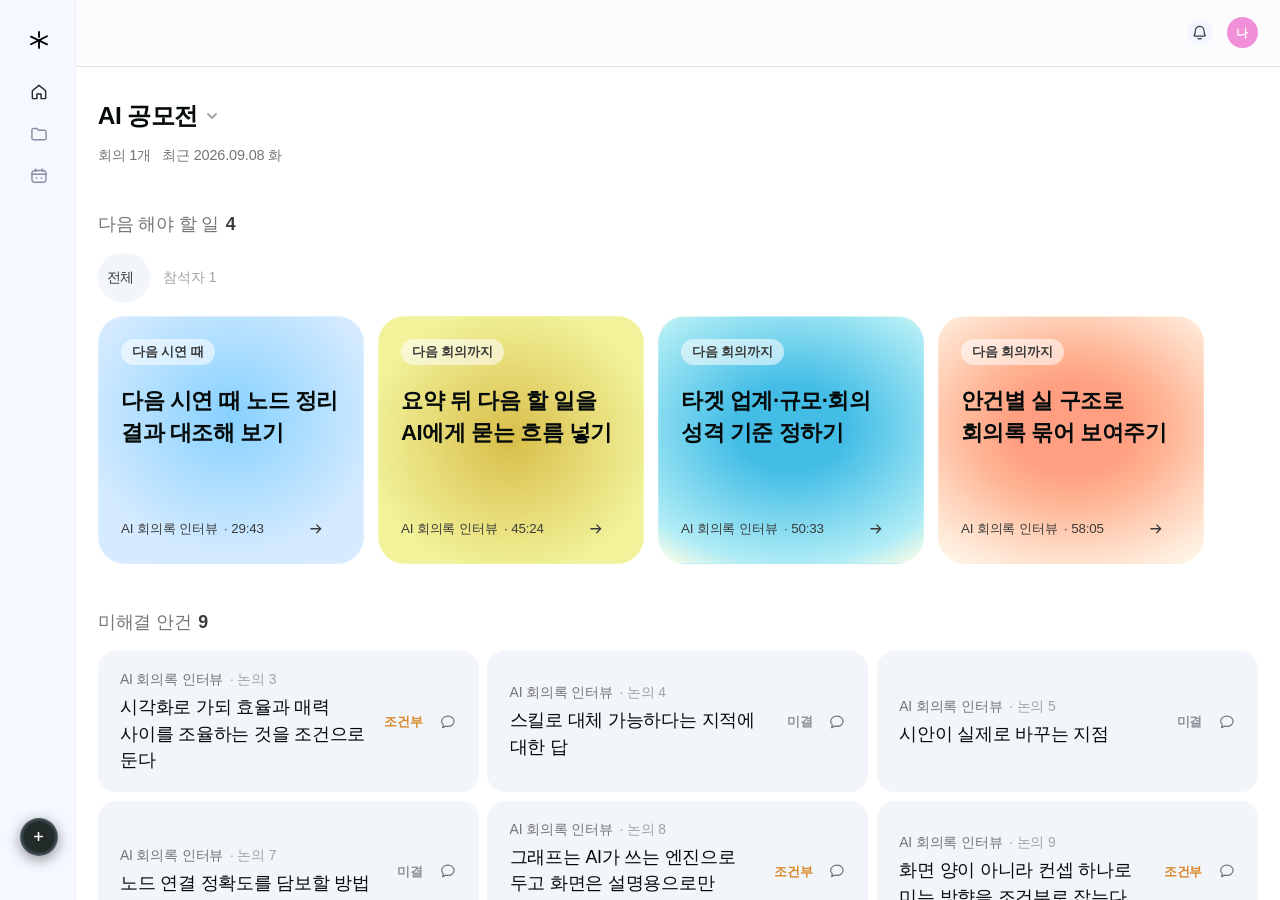
<file: docs/index.html>
<!doctype html>
<html lang="ko">
<head>
<meta charset="utf-8">
<meta name="viewport" content="width=device-width,initial-scale=1,viewport-fit=cover">
<title>meetnote</title>
<style>
/* 폰트 — 모바일 앱과 같은 SF Pro +KR. 파일은 넣지 않고 설치된 것을 쓴다 */
@font-face{font-family:SFKR;font-weight:400;src:local("SF Pro +KR Display Regular"),local("SFProKR-Regular")}
@font-face{font-family:SFKR;font-weight:500;src:local("SF Pro +KR Display Medium"),local("SFProKR-Medium")}
@font-face{font-family:SFKR;font-weight:600;src:local("SF Pro +KR Display Semibold"),local("SFProKR-Semibold")}
@font-face{font-family:SFKR;font-weight:700;src:local("SF Pro +KR Display Bold"),local("SFProKR-Bold")}
:root{
  --bg:#fcfcfe; --card:#f2f5fa; --card2:#f5f6f8; --chip:#e4eaf2; --line:#dee0e6; --line2:#d7dff1;
  --ink:#050a0a; --ink2:#3b3b3b; --navy:#2d3b48; --dim:#757575; --dim2:#a3a3a3; --dark:#222a2a;
  --blue:#4b87e9; --red:#e0443e; --amber:#d9892b; --green:#2f9e5b; --violet:#8a6fd1; --grey:#8d9299;
  --ease:cubic-bezier(.3,0,.2,1);
}
*{box-sizing:border-box;margin:0;padding:0}
/* 피그마 383:12875 는 1152 폭에 그려졌다. 창이 더 넓으면 레이아웃 전체를 그 비율로 키워
   어떤 창에서도 디자인과 같은 규격으로 보이게 한다 (--zoom 은 app.js 가 창 너비로 정한다) */
:root{--vh:calc(100vh / var(--zoom,1));--vw:calc(100vw / var(--zoom,1))}
body{zoom:var(--zoom,1)}
html,body{height:100%}
body{background:var(--bg);color:var(--ink);font:400 14px/1.5 SFKR,-apple-system,BlinkMacSystemFont,"Apple SD Gothic Neo",Pretendard,sans-serif;
  -webkit-font-smoothing:antialiased;letter-spacing:-.01em;word-break:keep-all}
button{font:inherit;color:inherit;background:none;border:0;cursor:pointer;letter-spacing:inherit}
input{font:inherit;color:inherit;letter-spacing:inherit}
[hidden]{display:none!important}
svg{display:block;flex:none}
.tap{transition:transform .15s,opacity .15s}.tap:active{transform:scale(.97);opacity:.8}

/* ---------- 뼈대: 왼쪽 사이드바 + 본문 ---------- */
.app{display:grid;grid-template-columns:264px 1fr;min-height:100vh}
.side{position:sticky;top:0;height:100vh;display:flex;flex-direction:column;gap:22px;padding:22px 14px 18px;border-right:1px solid #eef0f4;background:var(--bg)}
.proj{position:relative}
.proj>button{display:flex;align-items:center;gap:4px;padding:6px 8px;border-radius:10px;font-size:22px;font-weight:600;letter-spacing:-.48px;max-width:100%}
.proj>button:hover{background:var(--card)}
.proj>button span{overflow:hidden;text-overflow:ellipsis;white-space:nowrap}
.pmenu{position:absolute;z-index:30;top:46px;left:4px;width:236px;padding:6px;border-radius:16px;background:#fff;
  box-shadow:0 0 0 1px rgba(40,39,51,.06),0 18px 40px rgba(40,39,51,.14);animation:pop .22s var(--ease)}
.pmenu button{display:flex;align-items:center;justify-content:space-between;width:100%;padding:10px 12px;border-radius:10px;font-size:14px;font-weight:500;text-align:left}
.pmenu button:hover{background:var(--card)}
.pmenu button.on{background:var(--chip);color:var(--navy);font-weight:600}
.pmenu i{font-style:normal;font-size:12px;color:var(--dim2)}
@keyframes pop{from{opacity:0;transform:translateY(-4px) scale(.98)}}
.nav{display:grid;gap:2px}
.nav a{display:flex;align-items:center;gap:10px;height:40px;padding:0 12px;border-radius:44px;color:var(--dim);font-weight:500;text-decoration:none}
.nav a:hover{background:var(--card)}
.nav a.on{background:var(--chip);color:var(--navy);font-weight:600}
.slist{flex:1;min-height:0;overflow:auto;display:grid;align-content:start;gap:2px;scrollbar-width:none}
.slist h6{font-size:12px;font-weight:500;color:var(--dim2);padding:0 12px 6px}
.slist a{display:block;padding:8px 12px;border-radius:10px;text-decoration:none;color:var(--ink2)}
.slist a:hover{background:var(--card)}
.slist a.on{background:var(--card);color:var(--ink);font-weight:600}
.slist a b{display:block;font-weight:inherit;font-size:13.5px;overflow:hidden;text-overflow:ellipsis;white-space:nowrap}
.slist a time{font-size:11.5px;color:var(--dim2)}
.new{display:flex;align-items:center;justify-content:center;gap:6px;height:44px;border-radius:14px;background:var(--dark);color:#fff;font-weight:600;text-decoration:none}
.new:hover{background:var(--ink)}
main{min-width:0;padding:34px 40px 140px}
.wrap{max-width:1080px;margin:0 auto}

/* ---------- 공통 조각 ---------- */
.h1{font-size:28px;font-weight:700;letter-spacing:-.6px;line-height:1.3}
.sub{margin-top:6px;color:var(--dim);font-size:13px;display:flex;flex-wrap:wrap;gap:4px 10px}
.sec{margin-top:40px}
.sec>header{display:flex;align-items:center;justify-content:space-between;margin-bottom:14px}
.sec>header h2{font-size:16px;font-weight:500;color:var(--dim);letter-spacing:-.16px}
.sec>header h2 b{margin-left:6px;color:var(--ink2);font-weight:600}
.pills{display:flex;gap:4px;flex-wrap:wrap}
.pills:empty{display:none}          /* 칩이 하나도 없을 때 빈 줄이 자리를 먹지 않게 */
.pills button{height:32px;padding:0 14px;border-radius:99px;color:var(--dim2);font-size:13px;font-weight:500}
.pills button:hover{color:var(--ink2)}
.pills button.on{background:var(--chip);color:var(--navy);font-weight:600}
.kd{display:inline-flex;align-items:center;height:22px;padding:0 9px;border-radius:99px;background:var(--dark);color:#fff;font-size:11.5px;font-weight:600}
.kd+.kd{background:var(--chip);color:var(--navy)}
.st{font-size:11.5px;font-weight:600;white-space:nowrap;font-style:normal}
.st.decision{color:var(--blue)} .st.conditional{color:var(--amber)} .st.open{color:var(--grey)}
.empty{padding:26px;border-radius:16px;background:var(--card2);color:var(--dim2);text-align:center;font-size:13px}

/* 캘린더 — 회의 일정과 마감 기한을 한 달 판에 (모바일 하단바 calendar 탭) */
.cal>header{margin-bottom:16px}
.cnav{display:flex;align-items:center;gap:6px}
.cnav b{min-width:104px;text-align:center;font-size:15px;font-weight:600;color:var(--ink)}
.cnav button{width:32px;height:32px;border-radius:99px;background:var(--card);color:var(--navy);font-size:16px;line-height:1}
.cnav button:hover{background:var(--chip)}
.cnav .tdy{width:auto;padding:0 13px;font-size:13px;font-weight:600}
.cgrid{display:grid;grid-template-columns:repeat(7,minmax(0,1fr));grid-template-rows:auto;grid-auto-rows:112px;gap:6px;
  padding:16px;border-radius:24px;background:var(--panel);box-shadow:0 0 0 1px #eef0f4}   /* 모든 날이 같은 규격 */
.cgrid .ch{padding:2px 4px 6px;font-size:12px;font-weight:600;color:var(--dim2);text-align:center}
.cgrid .ch.sun{color:#d9776b}
.cd{height:100%;display:flex;flex-direction:column;align-items:stretch;gap:3px;padding:7px 7px 8px;overflow:hidden;
  border-radius:14px;background:var(--card2,#fafbfd);text-align:left;transition:background .18s,box-shadow .18s}
.cd:hover{background:var(--card)}
.cd.out{background:transparent;pointer-events:none}
.cd em{font-style:normal;font-size:12.5px;font-weight:600;color:var(--ink2)}
.cd.sun em{color:#d9776b}
.cd.today em{display:inline-grid;place-items:center;width:22px;height:22px;margin:-2px 0 1px -2px;border-radius:50%;
  background:var(--dark);color:#fff}
.cd.on{background:#eaf1ff;box-shadow:inset 0 0 0 1.5px #b8d0f8}
.cd .pill{flex:none;overflow:hidden;text-overflow:ellipsis;white-space:nowrap;padding:2px 6px;border-radius:6px;
  font-size:10.5px;font-weight:500;letter-spacing:-.2px}
.cd .pill.pmeet{background:#e2ecff;color:#2b5aa8}
.cd .pill.pdue{background:#fdeadf;color:#a8572b}
.cd .more{font-size:10px;color:var(--dim2);padding-left:2px}
.cday{margin-top:18px}
.cday h3{margin-bottom:10px;font-size:14px;font-weight:600;color:var(--ink2)}
.cday h3 i{margin-left:6px;font-style:normal;color:var(--dim2);font-weight:500}
.crow{width:100%;display:flex;align-items:center;gap:10px;padding:13px 16px;margin-bottom:8px;text-decoration:none;color:inherit;
  border-radius:16px;background:var(--panel);box-shadow:0 0 0 1px #eef0f4;text-align:left;transition:background .18s}
.crow:hover{background:var(--card)}
.crow i{flex:none;padding:3px 9px;border-radius:99px;font-style:normal;font-size:11.5px;font-weight:600}
.crow.cmeet i{background:#e2ecff;color:#2b5aa8}
.crow.cdue i{background:#fdeadf;color:#a8572b}
.crow b{flex:1;min-width:0;font-size:14px;font-weight:500;color:var(--ink);overflow:hidden;text-overflow:ellipsis;white-space:nowrap}
.crow time,.crow .ow{flex:none;font-size:12.5px;color:var(--dim2)}
.crow .ow{font-weight:600;color:var(--navy)} .crow .ow.none{font-weight:500;color:var(--dim2)}
@media (max-width:760px){.cgrid{grid-auto-rows:78px}.cd .pill{display:none}}

/* 할 일 카드 — 모바일 홈 '나의 할 일'의 방사형 그라데이션 */
/* 가로 스크롤 상자라 넘치는 것을 자른다 — 카드가 떠오를 때 그림자가 잘리지 않게 안쪽 여백을
   그림자만큼 주고, 같은 크기의 음수 바깥 여백으로 자리를 되돌린다 */
.todos{display:grid;grid-auto-flow:column;grid-auto-columns:240px;gap:12px;overflow-x:auto;scroll-snap-type:x mandatory;
  padding:20px 24px 26px;margin:-20px -24px -26px;scrollbar-width:none}
/* 가로로 흐르는 줄은 오른쪽 끝에서 뚝 끊기지 않게 흐려지며 빠진다. 끝까지 밀면 흐림도 사라진다 */
@property --fade{syntax:'<length>';inherits:false;initial-value:56px}
.todos,.prog{--fade:56px;animation:fadeoff linear both;animation-timeline:scroll(self x);
  -webkit-mask-image:linear-gradient(90deg,#000 calc(100% - var(--fade)),transparent);
  mask-image:linear-gradient(90deg,#000 calc(100% - var(--fade)),transparent)}
@keyframes fadeoff{to{--fade:0px}}
.todo{scroll-snap-align:start;height:224px;display:flex;flex-direction:column;justify-content:space-between;padding:20px;border-radius:24px;
  border:1.5px solid rgba(255,255,255,.2);text-align:left;transition:transform .25s var(--ease),box-shadow .25s}
.todo:hover{transform:translateY(-3px);box-shadow:0 14px 30px rgba(40,39,51,.1)}
.todo .top{display:flex;justify-content:space-between;align-items:flex-start;min-height:28px;font-size:12px;font-weight:500;color:var(--ink2)}
.todo .due{display:inline-flex;align-items:center;height:24px;padding:0 10px;border-radius:99px;background:rgba(255,255,255,.55);font-weight:600}
.todo .top em{font-style:normal;color:rgba(5,10,10,.45)}
.todo{cursor:pointer}
.tool{display:grid;place-items:center;width:28px;height:28px;border-radius:50%;background:#fff;border:.6px solid #fff;box-shadow:0 1px 4px rgba(40,39,51,.12);transition:transform .2s var(--ease)}
.tool:hover{transform:scale(1.12)}
.hh{display:flex;align-items:flex-start;justify-content:space-between;gap:16px}
.mt{display:flex;gap:4px;margin-top:4px}
.mt a{display:grid;place-items:center;width:40px;height:32px;border-radius:9px;transition:background .2s}
.mt a:hover{background:var(--card)}
.mt a.on{background:var(--dark)}
.mt img{width:20px;height:20px}
.meis{display:inline-flex;align-items:center;gap:5px}
.avi{display:inline-grid;place-items:center;border-radius:50%;object-fit:cover;color:#fff;font-size:11px;font-weight:600;flex:none;box-shadow:0 0 0 1.5px #fff}
.stk{display:inline-flex;margin-right:6px}.stk .avi+.avi{margin-left:-8px}
.tg{margin:0 0 12px}
.tg button{display:inline-flex;align-items:center;height:44px;padding:0 14px 0 8px;color:var(--dim2)}
.tg button:not(.on) .stk{opacity:.5}
.tg button.on{background:var(--card);color:var(--ink2);font-weight:500}
.cs .c .by{display:flex;align-items:center;gap:6px;font-size:13px;font-weight:600;margin-bottom:4px}
img.av{object-fit:cover}
.todo h3{margin-top:14px;font-size:20px;font-weight:600;line-height:1.4;letter-spacing:-.4px;display:-webkit-box;-webkit-line-clamp:3;-webkit-box-orient:vertical;overflow:hidden}
.todo .bt{display:flex;align-items:center;gap:6px;width:100%;padding:6px 8px;margin:0 -8px -4px;border-radius:10px;font-size:12px;font-weight:500;color:var(--ink2);text-align:left}
.todo .bt:hover{background:rgba(255,255,255,.5)}
.todo .bt span{overflow:hidden;text-overflow:ellipsis;white-space:nowrap;min-width:0}
.todo .bt i{font-style:normal;white-space:nowrap}
.todo .bt svg{margin-left:auto}
.g0{background:radial-gradient(60% 60% at 50% 40%,#87d1ff 0%,#aedeff 49%,#d6ebff 98%)}
.g1{background:radial-gradient(55% 55% at 50% 50%,#d8be49 0%,#e5d872 50%,#f1f29a 100%)}
.g2{background:radial-gradient(85% 70% at 50% 45%,#43bde6 25%,#5ec9ea 39%,#79d5ee 52%,#afecf5 79%,#fefde7 97%)}
.g3{background:radial-gradient(85% 70% at 50% 45%,#ff9e80 25%,#ffb696 45%,#ffd2ba 65%,#ffe8d6 82%,#fef8ec 97%)}
.g4{background:radial-gradient(80% 70% at 50% 46%,#cad9df 62%,#ece4e4 87%,#fdf3e6 100%)}
.g5{background:radial-gradient(80% 70% at 50% 46%,#d6d0e8 62%,#e8e2f0 87%,#f8f3fa 100%)}
.own{font-style:normal;display:inline-flex;align-items:center;height:22px;padding:0 9px;border-radius:99px;background:rgba(255,255,255,.55);font-weight:600}
.own.none{background:transparent;border:1px dashed rgba(5,10,10,.2);color:rgba(5,10,10,.5);font-weight:500}

/* 리스트 카드 — 회의·안건 */
.rows{display:grid;gap:8px}
.row{display:flex;align-items:center;gap:14px;width:100%;padding:16px 20px;border-radius:16px;background:var(--card);text-align:left;text-decoration:none;color:inherit;transition:background .2s}
.row:hover{background:var(--chip)}
.row .tx{flex:1;min-width:0}
.row .meta{font-size:12.5px;color:var(--dim);display:flex;gap:6px;flex-wrap:wrap}
.row .meta i{font-style:normal;color:var(--dim2)}
.row h3{margin-top:4px;font-size:16px;font-weight:500;letter-spacing:-.2px}
.row p{margin-top:2px;font-size:13px;color:var(--dim)}
.row .nw{font-size:13px;font-weight:600;color:var(--blue)}
.row .cm{display:flex;align-items:center;gap:4px;font-size:12px;color:var(--dim)}
/* 진행 상황 칩 — 모바일 홈과 같은 모습 */
.prog{display:flex;gap:8px;overflow-x:auto;padding:2px;margin:-2px -2px 0;scrollbar-width:none}
.pch{flex:none;display:inline-flex;align-items:center;gap:8px;padding:8px 14px 8px 8px;border-radius:99px;background:var(--card);
  font-size:14px;font-weight:500;color:var(--ink2);white-space:nowrap}
.pch:hover{background:var(--chip)}
/* 팀 피드 카드 */
.row.fd{align-items:flex-start;padding:18px 20px;border-radius:18px}
.row.fd .meta{align-items:center;gap:8px;font-size:12px}
.row.fd h3{margin-top:7px;font-size:15.5px;font-weight:600;line-height:1.5;letter-spacing:-.2px;white-space:normal}
.row.fd p{margin-top:5px;font-size:13.5px;line-height:1.55;color:var(--dim);white-space:normal}
.row.fd .cm{align-self:flex-start;margin-top:2px;padding:4px 10px;border-radius:99px;background:#fff;font-size:11.5px;font-weight:600}
.grid2.fold>:nth-child(n+7){display:none}
.more{margin-top:10px;width:100%;height:44px;border-radius:14px;background:var(--card2);color:var(--dim);font-size:13px;font-weight:500}
.more:hover{background:var(--chip);color:var(--navy)}
.grid2{display:grid;grid-template-columns:repeat(auto-fill,minmax(320px,1fr));gap:8px}
.grp+.grp{margin-top:28px}
.grp h4{display:flex;align-items:center;gap:6px;margin-bottom:10px;font-size:13px;font-weight:600;color:var(--ink2)}
.grp h4 i{font-style:normal;font-weight:500;color:var(--dim2)}

/* ---------- 회의 페이지 ---------- */
.mhead{display:flex;align-items:flex-start;gap:16px;justify-content:space-between;flex-wrap:wrap}
.back{display:inline-flex;align-items:center;gap:2px;margin:-6px 0 12px -8px;padding:6px 8px;border-radius:10px;color:var(--dim);font-size:13px;text-decoration:none}
.back:hover{background:var(--card)}
.player{display:flex;align-items:center;gap:8px;height:44px;padding:4px 16px 4px 4px;border-radius:99px;background:linear-gradient(90deg,#e4eaf2,#f5f8ff);min-width:260px}
.player button{width:36px;height:36px;border-radius:50%;background:#fff;display:grid;place-items:center;box-shadow:0 1px 4px rgba(40,39,51,.1)}
.player time{font-size:12.5px;color:var(--dim);font-variant-numeric:tabular-nums}
.player .bar{flex:1;height:3px;border-radius:2px;background:#d4dbe6;position:relative;cursor:pointer}
.player .bar i{position:absolute;inset:0 auto 0 0;border-radius:2px;background:var(--dark)}
.tabs{margin-top:22px;display:flex;align-items:center;gap:10px}
.mgrid{margin-top:18px;display:grid;grid-template-columns:400px minmax(0,1fr);gap:24px;align-items:start}
.mgrid.wide{grid-template-columns:0 minmax(0,1fr);gap:0;transition:grid-template-columns .35s var(--ease),gap .35s;
  --h:calc(var(--vh) - var(--top,240px));grid-auto-rows:var(--h);align-items:stretch}   /* 원문과 맵이 같은 높이로 화면에 꼭 맞는다 */
.mgrid.wide .tr{position:static;height:var(--h)}
.mgrid.wide .map{height:var(--h)}      /* 카드와 그 안의 맵을 딱 같은 높이로 — 아래가 희게 남지 않게 */
body.mapview main{padding-bottom:24px;overflow:hidden}
body.mapview{overflow:hidden}
.mgrid.wide.open{grid-template-columns:clamp(260px,24vw,320px) minmax(0,1fr);gap:14px}   /* 맵이 좁아지지 않게 원문은 얇게 */
.mgrid.wide:not(.open) .tr{width:0;min-width:0;padding:0;overflow:hidden;opacity:0;pointer-events:none;box-shadow:none}
.mgrid.wide .tr{transition:opacity .3s}
.mapwrap{position:relative}
.only-narrow{display:none}
.mgrid.solo{grid-template-columns:minmax(0,1fr)}
/* 요약 시트 — 모바일 요약 모달의 그라데이션 */
.sheet{border-radius:24px;padding:28px 28px 30px;background:#fff;box-shadow:0 0 0 1px #eef0f4,0 8px 24px rgba(40,39,51,.05)}
.sheet h5{font-size:16px;font-weight:600;letter-spacing:-.16px;margin-bottom:12px}
.sheet hr{border:0;border-top:1px solid #eef0f4;margin:26px 0}
.brief p{font-size:16px;line-height:1.65;color:var(--ink2)}
.brief .kinds{display:flex;gap:4px;margin-bottom:10px}
.focus{margin-top:14px;display:grid;gap:2px}
.focus button{display:flex;align-items:baseline;gap:10px;padding:7px 10px;margin:0 -10px;border-radius:10px;text-align:left;font-size:13.5px}
.focus button:hover{background:var(--card)}
.focus b{font-size:11.5px;font-weight:600;color:var(--dim);white-space:nowrap}
.focus span{flex:1}
.brief .line{font-size:17px;font-weight:600;line-height:1.6;letter-spacing:-.2px}
.brief .story{margin-top:12px;display:grid;gap:9px}
.brief .story p{font-size:14.5px;line-height:1.75;color:var(--ink2)}
.sheet h5 em{margin-left:6px;font-style:normal;font-size:12px;font-weight:500;color:var(--dim)}
.groups{display:grid;gap:22px}
.gp{padding:18px 18px 20px;border-radius:24px;background:color-mix(in srgb, var(--c, #c7d3e4) 26%, #fff)}
.gp h6{display:flex;align-items:center;gap:10px;margin-bottom:14px;font-size:21px;font-weight:700;letter-spacing:-.4px;color:var(--ink)}
.gp h6 i{display:grid;place-items:center;min-width:32px;height:32px;padding:0 10px;border-radius:10px;background:var(--c,#c7d3e4);color:var(--ink);font-style:normal;font-size:13px;font-weight:700}
.gp h6 b{margin-left:auto;font-weight:500;font-size:12.5px;color:var(--dim2)}
.gp+.gp{border-top:0}
.iss{position:relative;padding:18px 20px;border-radius:18px;background:rgba(255,255,255,.72);box-shadow:0 0 0 1px rgba(255,255,255,.6),0 2px 10px rgba(40,39,51,.04)}
.iss+.iss{margin-top:10px}
/* 쟁점 문장 — 이 카드에서 가장 크고 진하게, 왼쪽에 색 막대 */
.peek{position:absolute;top:14px;right:14px;display:inline-flex;align-items:center;gap:5px;height:28px;padding:0 12px;border-radius:99px;
  background:#fff;color:var(--navy);font-size:12px;font-weight:600;box-shadow:0 0 0 1px rgba(40,39,51,.06);opacity:.85}
.peek:hover{opacity:1;box-shadow:0 0 0 1px rgba(40,39,51,.16)}
.qq{cursor:pointer;padding-left:14px;padding-right:96px;border-left:3px solid var(--c,#c7d3e4)}
.qq h4{font-size:18px;font-weight:700;line-height:1.5;letter-spacing:-.3px}
.qq:hover h4{text-decoration:underline;text-decoration-color:rgba(5,10,10,.18);text-underline-offset:4px}
.qm{margin-top:5px;display:flex;gap:10px;font-size:11.5px;color:var(--dim2)}
.qm time{font-variant-numeric:tabular-nums}
.flow{margin-top:12px;display:grid;gap:8px;padding-left:17px}
.flow p{display:flex;gap:10px;align-items:baseline;font-size:14px;line-height:1.75;color:var(--ink2);cursor:pointer;padding:4px 8px;margin:-4px -8px;border-radius:10px}
.flow p:hover{background:#fff}
.flow p span{flex:1}
.flow p time{font-size:11px;color:var(--dim2);font-variant-numeric:tabular-nums;opacity:0;transition:opacity .15s}
.flow p:hover time{opacity:1}
.res{margin-top:14px;padding:12px 14px;border-radius:14px;background:color-mix(in srgb, var(--c, #c7d3e4) 34%, #fff);display:grid;gap:3px;cursor:pointer}
.res:hover{box-shadow:0 0 0 1px rgba(40,39,51,.12)}
.res em{font-style:normal;font-size:10.5px;font-weight:700;letter-spacing:.06em}
.res b{font-size:15px;font-weight:600;line-height:1.55;letter-spacing:-.2px}
.res.none{color:var(--dim)}
.fx{margin-top:10px;display:flex;gap:6px;align-items:center}
.cmb{display:inline-flex;align-items:center;gap:4px;height:26px;padding:0 9px;border-radius:99px;font-size:12px;color:var(--dim);background:rgba(255,255,255,.75)}
.cmb:hover{background:#fff;color:var(--ink2)}
.tlist{display:grid;gap:2px}
.tlist button{display:flex;align-items:baseline;gap:10px;padding:9px 10px;margin:0 -10px;border-radius:10px;text-align:left}
.tlist button:hover{background:var(--card)}
.tlist span{flex:1;font-size:14.5px;font-weight:500}
.tlist .own{background:#fff;font-size:11.5px}
.tlist time{font-size:11.5px;color:var(--dim2);font-variant-numeric:tabular-nums}
.carry{display:grid;gap:6px}
.carry div{display:flex;gap:10px;font-size:14px} .carry i{font-style:normal;font-size:11.5px;color:var(--dim2);white-space:nowrap;margin-top:2px}

/* 원문 */
.tr{position:sticky;top:20px;height:var(--h,calc(100vh - 40px));display:flex;flex-direction:column;border-radius:24px;background:#fff;box-shadow:0 0 0 1px #eef0f4}
.mgrid.solo .tr{position:static;height:auto;box-shadow:none;background:transparent}
.trh{display:flex;align-items:center;gap:8px;padding:14px 16px 10px;border-bottom:1px solid #f0f2f6}
.trh h5{font-size:14px;font-weight:600;flex:1}
.srch{display:flex;align-items:center;gap:6px;height:34px;padding:0 10px;border-radius:99px;background:var(--card);flex:1;max-width:260px}
.srch input{flex:1;min-width:0;border:0;background:none;outline:none;font-size:13px}
.srch i{font-style:normal;font-size:11.5px;color:var(--dim2);white-space:nowrap}
.segs{flex:1;overflow:auto;padding:8px 16px 40px;scrollbar-width:thin}
.mgrid.solo .segs{padding:8px 0 40px}
.seg{display:grid;grid-template-columns:32px 1fr;gap:10px;padding:10px 0;transition:opacity .3s}
.av{width:32px;height:32px;border-radius:50%;display:grid;place-items:center;font-size:12.5px;font-weight:600;color:#fff}
.seg .who{display:flex;align-items:baseline;gap:8px;font-size:14px;font-weight:600}
.seg .who button{font-size:12.5px;font-weight:400;color:var(--dim2);font-variant-numeric:tabular-nums}
.seg .who button:hover{color:var(--blue)}
.seg p{font-size:14px;line-height:1.6;color:var(--ink2)}
.seg.now .who button{color:var(--blue);font-weight:600}
.segs.dim .seg:not(.src){opacity:.35}
/* 쟁점을 누르면 그 구간이 왼쪽→오른쪽으로 칠해진다 — 모바일과 같은 그라데이션 */
.seg.src p{background-image:linear-gradient(90deg,#2f6bd8 24%,#3f9bc4 64%,#6f7fdc),linear-gradient(#3b3b3b,#3b3b3b);background-repeat:no-repeat;
  -webkit-background-clip:text;background-clip:text;color:transparent;animation:sweep .8s var(--ease) both}
@keyframes sweep{from{background-size:0% 100%,100% 100%}to{background-size:100% 100%,100% 100%}}
/* 하이라이트는 연한 하늘 — 형광 노랑은 쓰지 않는다 */
mark{background:#dcecff;color:inherit;border-radius:2px}
mark.on{background:#bfdcff;box-shadow:0 0 0 1.5px #bfdcff}
mark.ev{background:linear-gradient(transparent 55%,#bfdcff 55%);box-shadow:none}
.map{height:var(--h,calc(100vh - 210px));min-height:360px;border-radius:24px;overflow:hidden;box-shadow:0 0 0 1px #eef0f4;background:#fff}
.map iframe{width:100%;height:100%;border:0}

/* 댓글 시트 — 웹에서는 오른쪽에서 */
.dim-bg{position:fixed;inset:0;z-index:50;background:rgba(5,10,10,.18);animation:fade .25s both}
@keyframes fade{from{opacity:0}}
.cs{position:fixed;z-index:51;top:12px;right:12px;bottom:12px;width:min(420px,calc(var(--vw) - 24px));display:flex;flex-direction:column;border-radius:24px;
  background:linear-gradient(180deg,#e4eaf2 0%,#e4eaf2 70%,#fdf8f8 100%);box-shadow:0 20px 50px rgba(40,39,51,.18);animation:slide .4s var(--ease) both}
@keyframes slide{from{transform:translateX(40px);opacity:0}}
.cs header{display:flex;justify-content:space-between;align-items:center;padding:20px 22px 6px;font-size:15px;font-weight:600}
.cs .ctx{padding:6px 22px 16px}
.cs .ctx small{font-size:12px;color:var(--dim)} .cs .ctx h3{margin-top:2px;font-size:18px;font-weight:600;letter-spacing:-.3px}
.cs .ctx a{display:inline-block;margin-top:8px;font-size:12.5px;color:var(--blue);text-decoration:none}
.cs .list{flex:1;overflow:auto;padding:0 22px;display:grid;align-content:start;gap:8px}
.cs .c{padding:12px 14px;border-radius:14px;background:rgba(255,255,255,.7);font-size:14px;position:relative}
.cs .c time{display:block;margin-top:2px;font-size:11.5px;color:var(--dim2)}
.cs .c button{position:absolute;top:8px;right:10px;color:var(--dim2);font-size:12px}
.cs form{display:flex;gap:8px;padding:14px 16px 16px}
.cs form input{flex:1;height:44px;padding:0 16px;border-radius:99px;border:0;background:#fff;outline:none;font-size:14px}
.cs form button{height:44px;padding:0 18px;border-radius:99px;background:var(--dark);color:#fff;font-weight:600}

/* ---------- AI 물어보기 — 전원 버튼 대신 떠 있는 입력줄 + ⌘K ---------- */
.spark{background:linear-gradient(135deg,#4b87e9,#9de3ff);-webkit-background-clip:text;background-clip:text;color:transparent;font-weight:700}
.ask{position:fixed;inset:0;z-index:60;background:linear-gradient(180deg,rgba(255,255,255,.66),rgba(255,255,255,.92));
  backdrop-filter:blur(20px);-webkit-backdrop-filter:blur(20px);animation:grow .75s var(--ease) both;overflow:auto}
.ask.out{animation:grow .4s var(--ease) reverse both}
@keyframes grow{from{clip-path:circle(0 at var(--px) var(--py));opacity:.6}to{clip-path:circle(150vmax at var(--px) var(--py));opacity:1}}
.ask .in{max-width:720px;margin:0 auto;padding:12vh 24px 80px;animation:rise .45s .25s var(--ease) both}
.ask .scope{display:flex;align-items:center;gap:8px;font-size:13px;color:var(--dim)}
.ask .scope b{color:var(--navy);font-weight:600}
.ask .x{position:fixed;top:20px;right:22px;width:40px;height:40px;border-radius:50%;display:grid;place-items:center;background:rgba(255,255,255,.8);box-shadow:0 1px 6px rgba(40,39,51,.1)}
.ask form{margin-top:14px;display:flex;align-items:center;gap:10px;padding:8px 8px 8px 22px;border-radius:99px;background:#fff;box-shadow:0 0 0 1px rgba(75,135,233,.18),0 10px 30px rgba(75,135,233,.12)}
.ask form input{flex:1;min-width:0;height:44px;border:0;outline:none;font-size:18px;font-weight:500;background:none}
.ask form input::placeholder{color:var(--dim2)}
.ask .mic,.ask .go{width:44px;height:44px;border-radius:50%;display:grid;place-items:center}
.ask .mic{color:var(--dim)} .ask .mic:hover{background:var(--card)}
.ask .mic.on{color:#fff;background:var(--blue);box-shadow:0 0 0 0 rgba(75,135,233,.45);animation:pulse 1.2s ease-out infinite}
@keyframes pulse{to{box-shadow:0 0 0 12px rgba(75,135,233,0)}}
.ask .go{background:var(--dark);color:#fff}
.ask .ans{margin-top:34px}
.ask .qq{font-size:13px;color:var(--dim2)}
.ask .aa{margin-top:8px;font-size:19px;font-weight:500;line-height:1.7;letter-spacing:-.3px;white-space:pre-wrap}
.caret{display:inline-block;width:2px;height:1em;margin-left:2px;vertical-align:-2px;background:var(--blue);animation:blink .8s steps(1) infinite}
@keyframes blink{50%{opacity:0}}
.think{display:flex;gap:5px;margin-top:14px}.think i{width:7px;height:7px;border-radius:50%;background:#9fb4d6;animation:bob 1.2s ease-in-out infinite}
.think i:nth-child(2){animation-delay:.15s}.think i:nth-child(3){animation-delay:.3s}
@keyframes bob{30%{transform:translateY(-4px);opacity:1}0%,60%,100%{opacity:.4}}
.cites{margin-top:22px;display:grid;gap:8px}
.cites h6{font-size:12px;font-weight:500;color:var(--dim2)}
.cite{display:grid;gap:4px;padding:14px 16px;border-radius:16px;background:rgba(242,245,250,.9);text-align:left;animation:rise .4s var(--ease) both}
.cite:hover{background:var(--chip)}
.cite small{font-size:12px;color:var(--dim)} .cite small b{color:var(--ink2);font-weight:600}
.cite p{font-size:14px;color:var(--ink2)}
.warn{margin-top:20px;padding:14px 16px;border-radius:14px;background:#fff6e6;color:#8a5a12;font-size:13.5px}


/* ---------- 사용성 테스트(UT) — ?ut 로 켠다 ----------
   진행에 필요한 것(참여자 등록 · 태스크 고르기 · 시나리오)은 전체를 덮는 한 겹 안에만 있다.
   화면 위쪽 작은 막대만 늘 떠 있다 — 들머리의 두 버튼, 태스크가 도는 동안에는 지금 태스크. */
.uttop{position:fixed;z-index:80;left:50%;top:10px;transform:translateX(-50%);display:flex;align-items:center;gap:8px;max-width:min(520px,86vw);
  height:30px;padding:0 14px 0 8px;border-radius:99px;background:rgba(250,250,250,.72);backdrop-filter:blur(12px);-webkit-backdrop-filter:blur(12px);
  box-shadow:0 0 10px rgba(0,0,0,.08);opacity:1}
.uttop i{flex:none;padding:2px 8px;border-radius:99px;background:var(--chip);color:var(--navy);font-style:normal;font-size:10.5px;font-weight:700;letter-spacing:.06em}
.uttop span{overflow:hidden;text-overflow:ellipsis;white-space:nowrap;font-size:12.5px;font-weight:500;color:var(--ink2)}
.uttop.idle{opacity:1;padding-right:6px}
.uttop button{flex:none;height:22px;padding:0 11px;border-radius:99px;font-size:11.5px;font-weight:600;color:var(--navy);
  background:rgba(255,255,255,.92);box-shadow:0 0 0 1px rgba(40,39,51,.08)}
.uttop button:hover{background:#fff}
.uttop button.on,.uttop button.on:hover{background:var(--dark);color:#fff;box-shadow:none}
/* 진행 레이어 — 모바일처럼 흰 블러가 위에서 내려와 덮는다 */
.utcover{position:fixed;inset:0;z-index:90;display:grid;place-items:center;backdrop-filter:blur(20px);-webkit-backdrop-filter:blur(20px);
  background:linear-gradient(180deg,rgba(255,255,255,.78),rgba(253,248,248,.78));animation:coverDown .8s var(--ease) both}
.utcover.stay{animation:none}
.utcover.out{animation:coverUp .8s var(--ease) both}
@keyframes coverDown{from{clip-path:inset(0 0 100% 0 round 0 0 40px 40px)}to{clip-path:inset(0 0 0 0)}}
@keyframes coverUp{from{clip-path:inset(0 0 0 0)}to{clip-path:inset(0 0 100% 0 round 0 0 40px 40px)}}
.utc{display:grid;gap:14px;justify-items:center;width:min(560px,92vw);padding:0 24px;text-align:center;animation:rise .5s .2s var(--ease) both}
.utcover[data-mode="scenario"] .utc{animation-delay:.55s}
.utc span{font-size:12px;font-weight:600;letter-spacing:.12em;color:var(--dim)}
.utc h3{font-size:20px;font-weight:600;letter-spacing:-.3px}
.utc p{font:600 22px/1.6 SFKR,-apple-system,BlinkMacSystemFont,"Apple SD Gothic Neo",Pretendard,sans-serif;letter-spacing:-.3px;white-space:pre-line}
.utc>button{margin-top:10px;height:52px;padding:0 28px;border-radius:14px;background:var(--dark);color:#fff;font-size:16px;font-weight:600}
.utc>button.gh2{margin-top:0;height:46px;background:rgba(255,255,255,.8);color:var(--navy);box-shadow:0 0 0 1px rgba(40,39,51,.08);font-size:15px}
.utc>button.gh2:hover{background:#fff}
.utc>i{font-style:normal;font-size:13px;color:var(--dim2)}
.utc>a{margin-top:2px;font-size:12.5px;color:var(--dim2);text-decoration:none}
.utc>a:hover{color:var(--dim)}
.utlist{width:100%;display:grid;gap:6px;margin-top:4px}
.utlist button{display:flex;gap:10px;align-items:center;padding:14px 16px;border-radius:16px;background:rgba(255,255,255,.75);text-align:left;
  font:500 15px/1.45 SFKR,-apple-system,BlinkMacSystemFont,"Apple SD Gothic Neo",Pretendard,sans-serif;letter-spacing:-.2px;color:var(--ink);
  box-shadow:0 0 0 1px rgba(40,39,51,.05)}
.utlist button:hover{background:#fff;box-shadow:0 0 0 1px rgba(40,39,51,.12),0 6px 18px rgba(40,39,51,.08)}
.utlist i{flex:none;display:grid;place-items:center;width:26px;height:26px;border-radius:8px;background:var(--chip);font-style:normal;font-size:11.5px;font-weight:600;color:var(--navy)}
.utlist span{flex:1}
.utlist em{font-style:normal;font-size:12px;font-weight:600;color:#2f9e5b}
.utrow{margin-top:6px;display:flex;flex-wrap:wrap;gap:10px;align-items:center;justify-content:center;font-size:12.5px;color:var(--dim2)}
.utrow .gh{padding:6px 12px;border-radius:99px;background:rgba(255,255,255,.7);font-size:12.5px;color:var(--navy);font-weight:500}
.utrow .gh:hover{background:#fff}
#utform{width:100%;display:grid;gap:8px;margin-top:2px}
#utform input{height:46px;padding:0 14px;border-radius:12px;border:1px solid transparent;background:#fff;font-size:15px;outline:none;text-align:center}
#utform input:focus{border-color:var(--dark)}
#utform button{margin-top:4px;height:50px;border-radius:14px;background:var(--dark);color:#fff;font-size:15px;font-weight:600}
/* ---------- 좁은 화면: 모바일처럼 좌상단 프로젝트 · 하단 떠 있는 내비 ---------- */
.bnav{display:none}
@media (max-width:860px){
  .app{grid-template-columns:1fr}
  .side{position:static;height:auto;border:0;padding:14px 12px 0;gap:0}
  .side .nav,.side .slist,.side .new{display:none}
  main{padding:14px 16px 150px}
  .mgrid{grid-template-columns:1fr}
  .mgrid:not(.solo) .tr{display:none}
  .only-narrow{display:inline-flex}
  .sheet{padding:22px 18px;border-radius:20px}
  .bnav{display:flex;position:fixed;z-index:40;left:16px;right:16px;bottom:18px;align-items:center;justify-content:space-between}
  .bnav nav{display:flex;padding:4px;border-radius:99px;background:rgba(250,250,250,.6);backdrop-filter:blur(9px);-webkit-backdrop-filter:blur(9px);box-shadow:0 0 12px rgba(0,0,0,.12)}
  .bnav nav a{display:flex;flex-direction:column;align-items:center;gap:2px;padding:8px 18px;border-radius:44px;color:#2d3b48;text-decoration:none;font-size:10px;font-weight:600;text-transform:uppercase;opacity:.45}
  .bnav nav a.on{background:var(--chip);opacity:1}
  .bnav .fab{width:52px;height:52px;border-radius:26px;background:var(--dark);color:#fff;display:grid;place-items:center;font-size:20px}
  .h1{font-size:24px}
  .todos{grid-auto-columns:220px}
  .map{height:calc(100vh - 230px)}
}

/* ===================================================================
   2026 레이아웃 — 피그마 218:5340 (상단바 · 아이콘 레일 · 회의 화면)
   =================================================================== */
.topbar{position:sticky;top:0;z-index:40;display:flex;align-items:center;justify-content:space-between;
  height:46px;padding:14px 20px 10px;background:#fff;border-bottom:.6px solid #bfbfbf}
.topbar .tl{display:flex;align-items:baseline;gap:10px;min-width:0}
.topbar .brand{font-size:18px;font-weight:400;letter-spacing:-.72px;line-height:1.4;color:#000}
.topbar .proj{position:relative}
.topbar .proj>button{display:flex;align-items:center;gap:2px;padding:2px 6px;border-radius:8px;
  font-size:12px;font-weight:500;letter-spacing:-.12px;color:#757575;max-width:220px}
.topbar .proj>button:hover{background:var(--card)}
.topbar .proj>button span{overflow:hidden;text-overflow:ellipsis;white-space:nowrap}
.topbar .pmenu{top:30px;left:0}
.topbar .tacts{display:flex;align-items:center;gap:12px}
.topbar .noti{display:grid;place-items:center;width:24px;height:24px;border-radius:99px;background:#f3f6fe}
.topbar .me .avi{width:28px;height:28px;box-shadow:none}

.app{grid-template-columns:65px minmax(0,1fr);min-height:calc(100vh - 46px)}
.side{width:65px;height:calc(100vh - 46px);top:46px;gap:17.6px;padding:16px 16px 40px;
  background:#f5f8ff;border-right:.8px solid #eef0f4}
.nav{gap:1.6px}
.nav a{width:32px;height:32px;padding:0;gap:0;border-radius:88px;justify-content:center;color:#757575}
.nav a span{display:none}
.nav a:hover{background:#e9effa}
.nav a.on{background:transparent;color:#2d3b48}
.nav a.on svg path,.nav a.on svg circle{stroke:currentColor}
.slist{display:none}
.new{width:32px;height:32px;min-height:32px;padding:0;border-radius:88px;font-size:0;
  background:radial-gradient(165% 165% at 50% 50%,#222a2a 74.8%,#3b464b 87.4%,#54626c 100%);
  box-shadow:0 3px 12px rgba(0,0,0,.43)}
.new:hover{background:radial-gradient(165% 165% at 50% 50%,#2c3636 74.8%,#45525a 87.4%,#5d6c78 100%)}
.new span{display:none}
.new:before{content:"";flex:none;width:8px;height:8px;
  -webkit-mask:url("data:image/svg+xml;utf8,<svg xmlns='http://www.w3.org/2000/svg' viewBox='0 0 8 8'><path d='M.7 4.7a.7.7 0 0 1 0-1.4h6.6a.7.7 0 0 1 0 1.4H.7zM4 8a.7.7 0 0 1-.7-.7V.7a.7.7 0 0 1 1.4 0v6.6A.7.7 0 0 1 4 8z'/></svg>") center/contain no-repeat;
  mask:url("data:image/svg+xml;utf8,<svg xmlns='http://www.w3.org/2000/svg' viewBox='0 0 8 8'><path d='M.7 4.7a.7.7 0 0 1 0-1.4h6.6a.7.7 0 0 1 0 1.4H.7zM4 8a.7.7 0 0 1-.7-.7V.7a.7.7 0 0 1 1.4 0v6.6A.7.7 0 0 1 4 8z'/></svg>") center/contain no-repeat;
  background:#fff}

main{padding:0;background:#fff}
.wrap{max-width:none;margin:0;padding:24px 20px 120px}
body.meeting .wrap{padding:0}

/* ---------- 회의 머리말 ---------- */
.mtop{display:flex;align-items:flex-start;justify-content:space-between;gap:16px;
  padding:24px 20px 16px;border-bottom:1px solid var(--line)}
.mt-title{display:flex;align-items:center;gap:8px}
.mt-title h1{font-size:20px;font-weight:700;letter-spacing:-.48px;line-height:1.3;color:var(--ink)}
.mback{display:grid;place-items:center;width:16px;height:16px;color:#222a2a}
.mt-meta{display:flex;flex-wrap:wrap;align-items:center;gap:8px;padding:8px 0 0 20px;
  font-size:10.4px;letter-spacing:-.112px;color:var(--dim)}
.mt-act{display:flex;align-items:center;gap:12px;color:#222a2a}
.mt-act button{display:grid;place-items:center;width:20px;height:20px;opacity:.9}
.mt-act button:hover{opacity:1}

/* ---------- 원문 + 오른쪽 패널 ---------- */
body.meeting #view{display:flex;flex-direction:column;height:calc(var(--vh) - 60px);overflow:hidden}
.mcontent{display:grid;grid-template-columns:357px minmax(0,1fr);flex:1;min-height:0}
.mcontent .tr{position:relative;top:0;display:flex;flex-direction:column;min-height:0;height:auto;
  padding:12px 0 0 20px;border-radius:0;background:#fff;box-shadow:none}
.mcontent .trh{padding:4px 12.8px 12px;border:0}
.mcontent .trh h5{font-size:14px;font-weight:500;letter-spacing:-.42px;line-height:1.3}
.mcontent .srch{height:28px;max-width:150px;display:none}
.mcontent .tr.find .srch{display:flex}
.mcontent .segs{flex:1;min-height:0;overflow:auto;display:flex;flex-direction:column;gap:4px;
  padding:0 8px 104px 4px;scrollbar-width:thin}
.mcontent .segs::-webkit-scrollbar{width:4px}
.mcontent .segs::-webkit-scrollbar-thumb{background:var(--dim2);border-radius:2.5px}
.mcontent .seg{gap:8px;padding:8px;border-radius:11.2px;grid-template-columns:24px minmax(0,1fr)}
.mcontent .seg .av{width:24px;height:24px;font-size:11px}
.mcontent .seg-h b,.mcontent .who{font-size:14px;font-weight:500;letter-spacing:-.112px;color:var(--ink)}
.mcontent .who button,.mcontent .seg-h time{font-size:10px;letter-spacing:-.096px;color:var(--dim2)}
.mcontent .seg p{font-size:12px;line-height:1.6;letter-spacing:-.24px;color:var(--ink2)}
.playdock{position:absolute;left:0;right:0;bottom:0;z-index:5;filter:drop-shadow(0 -20px 18px #fff)}
.playdock .track{position:relative;height:6px;background:var(--card);cursor:pointer}
.playdock .track i{position:absolute;inset:0 auto 0 0;width:10%;background:#c5d1e8}
.playdock .prow{display:flex;align-items:center;justify-content:space-between;
  padding:12px 12px 20px;background:#fff}
.playdock time{font-size:10px;letter-spacing:-.112px;color:var(--dim);font-variant-numeric:tabular-nums}
.playdock button{width:32px;height:32px;border-radius:50%}

.mcontent .pane{display:flex;flex-direction:column;min-width:0;min-height:0;border-left:.8px solid var(--line)}
.mtabs2{display:flex;align-items:center;gap:12px;margin:12px 16px 0;padding:0 12px;
  border-bottom:.8px solid var(--line)}
.mtabs2 button{padding:4px 4px 12px;font-size:14px;font-weight:400;letter-spacing:-.42px;line-height:1.3;color:var(--dim2)}
.mtabs2 button:hover{color:var(--ink2)}
.mtabs2 button.on{font-weight:600;color:var(--ink);box-shadow:inset 0 -1.2px 0 var(--ink)}
.mcontent #mbody{flex:1;min-height:0;overflow:auto;padding:16px 16px 20px}
body.mapview .mcontent #mbody{overflow:hidden;display:flex}
.mcontent .map{height:100%;flex:1;border-radius:20px;border:1px solid #f0f0f0;overflow:hidden;box-shadow:none}
.mcontent .sheet{box-shadow:none;border-radius:0;padding:0 4px 40px}

/* ---------- 안건 카드 — 플로우 맵의 검정 쟁점 카드와 같은 꼴 (map.html .node.issue) ---------- */
.aiss{display:flex;flex-direction:column;justify-content:center;gap:6px;padding:18px 20px 20px;
  border-radius:20px;background:#161919;color:#fff;text-decoration:none}
.aiss .k{display:flex;align-items:center;gap:6px;font-size:13px;font-weight:600;letter-spacing:-.13px}
.aiss .k:before{content:"";width:5px;height:5px;border-radius:50%;background:currentColor}
.aiss h3{font-size:15.5px;font-weight:500;line-height:1.5;letter-spacing:-.16px;color:#fff}
.aiss .foot{display:flex;align-items:center;gap:8px;margin-top:4px;font-size:11.5px;color:#a7adad}
a.aiss:hover{background:#232828}

/* ---------- 안건의 변화 — 주차마다 무엇이 어떻게 바뀌었고, 무엇이 흐름을 돌렸나 ---------- */
.achg{flex:none;display:flex;align-items:stretch;gap:10px;min-height:0}
.achg .aiss{flex:none;width:252px;padding:14px 16px 16px;border-radius:16px}
.achg .aiss h3{font-size:14px;line-height:1.45}
.asteps{flex:1;min-width:0;display:flex;align-items:stretch;gap:8px;overflow-x:auto;padding-bottom:2px;scrollbar-width:thin}
.asteps::-webkit-scrollbar{height:4px}
.asteps::-webkit-scrollbar-thumb{background:var(--dim2);border-radius:2.5px}
.astep{flex:none;width:236px;display:flex;flex-direction:column;gap:3px;padding:12px 14px;
  border-radius:16px;background:var(--card);text-align:left}
.astep:hover{background:var(--chip)}
.astep .hd{display:flex;align-items:center;gap:6px;font-size:11px;color:var(--dim)}
.astep .hd b{font-weight:600;color:var(--ink2)}
.astep strong{font-size:13.5px;font-weight:600;line-height:1.45;letter-spacing:-.2px;color:var(--ink);
  display:-webkit-box;-webkit-line-clamp:2;-webkit-box-orient:vertical;overflow:hidden}
.astep .turn{margin-top:2px;font-size:11.5px;line-height:1.45;color:var(--dim);
  display:-webkit-box;-webkit-line-clamp:2;-webkit-box-orient:vertical;overflow:hidden}
.astep .turn i{font-style:normal;color:var(--dim2)}
.asteps .arw{flex:none;align-self:center;color:var(--dim2);font-size:12px}

/* ---------- 안건별 — 전체 과정 플로우 맵. 원문은 카드를 누를 때까지 열리지 않는다 ---------- */
.mcontent.agenda{grid-template-columns:0 minmax(0,1fr);transition:grid-template-columns .35s var(--ease)}
.mcontent.agenda>.tr{width:0;min-width:0;padding:0;overflow:hidden;opacity:0;pointer-events:none;transition:opacity .3s}
.mcontent.agenda.srcon{grid-template-columns:357px minmax(0,1fr)}
.mcontent.agenda.srcon>.tr{width:auto;padding:12px 0 0 20px;opacity:1;pointer-events:auto}
.srcx{width:20px;height:20px;border-radius:50%;color:var(--dim);font-size:15px;line-height:1}
.srcx:hover{background:var(--card);color:var(--ink)}

/* 좁은 화면 — 원문은 따로 한 탭 */
@media (max-width:900px){
  .mcontent{grid-template-columns:minmax(0,1fr)}
  .mcontent .tr{display:none}
  body.tab-src .mcontent .tr{display:flex;padding:12px 12px 0}
  body.tab-src .mcontent .pane{display:none}
  .mcontent.agenda.srcon{grid-template-columns:minmax(0,1fr)}
  .mcontent.agenda.srcon>.tr{display:flex;padding:12px 12px 0}
  .mcontent.agenda.srcon>.pane{display:none}
}
@media (min-width:901px){ .only-narrow{display:none} }

.mguide{flex:none;margin:0;padding-left:15px;list-style:disc;
  font-size:10px;font-weight:500;line-height:1.4;color:#a4a4a4}
.mguide li::marker{font-size:9px}
body.mapview .mcontent #mbody{display:flex;flex-direction:column;gap:16px}

/* ===================================================================
   셸 — 피그마 219:13297 (레일 68 · 상단바 60 · 회의 화면)
   =================================================================== */
/* 레일이 열리고 닫힐 때 — 폭·칸·글자가 한 박자(.3초)로 같이 늘었다 줄어든다 */
/* 레일 폭 자체를 애니메이션한다 — 칸(grid)과 레일이 같은 값을 보고 한 몸으로 늘어난다 */
/* @property 를 모르는 브라우저(구형 사파리 등)에서는 --lnb 가 아예 없어 레일과 본문 그리드가 통째로 무너진다 */
:root{--lnb:68px}
@property --lnb{syntax:"<length>";inherits:true;initial-value:68px}
:root{--lnbt:.3s;--lnbe:cubic-bezier(.32,.72,0,1)}
body{transition:--lnb var(--lnbt) var(--lnbe)}
body.lnb{--lnb:185px}
.app{display:grid;grid-template-columns:var(--lnb,68px) minmax(0,1fr);grid-template-rows:60px minmax(0,1fr);
  height:var(--vh);min-height:0;max-width:1440px;margin:0 auto}   /* 1152 규격의 1.25배까지만 벌린다 */
.side{grid-row:1/3;position:static;width:var(--lnb,68px);height:var(--vh);
  display:flex;flex-direction:column;align-items:flex-start;gap:17.6px;overflow:hidden;
  padding:24px 16px 40px 18px;background:#f5f8ff;border-right:.8px solid #eef0f4}
.side .top{flex:none;display:flex;align-items:center;justify-content:center;width:34px;height:24px;
  transition:width var(--lnbt) var(--lnbe)}
.side .brand{flex:none;display:flex;align-items:center;justify-content:center;height:18px;padding:0;line-height:0;background:none;border:0;cursor:pointer}
.side .brand img{display:block;height:15.714px;width:auto}
.side .brand .sym{width:24px;height:24px}
.side .brand .mark{display:none}                       /* 접힘: 심볼 · 펼침: 워드마크 */
body.lnb .side .brand .sym{display:none}
body.lnb .side .brand .mark{display:block}
.side .fold{flex:none;width:0;height:18px;padding:0;background:none;border:0;cursor:pointer;overflow:hidden;
  opacity:0;transform:scale(.8);pointer-events:none;
  transition:width var(--lnbt) var(--lnbe),opacity .18s,transform var(--lnbt) var(--lnbe)}
.side .fold:hover{opacity:1}
.side .fold img{display:block;width:18px;height:18px}
.nav a,.new{transition:width var(--lnbt) var(--lnbe),background .18s,border-radius var(--lnbt) var(--lnbe)}
/* 접혔을 때는 숨은 글자와의 간격(8px)이 아이콘을 왼쪽으로 밀어낸다 — 간격을 없애야 정가운데 */
body:not(.lnb) .nav a,body:not(.lnb) .new{gap:0}
.nav a span,.new span{display:block;overflow:hidden;white-space:nowrap;
  max-width:0;opacity:0;font-size:11.2px;font-weight:400;letter-spacing:-.112px;line-height:1.5;color:#757575;
  transition:max-width var(--lnbt) var(--lnbe),opacity .2s}
body.lnb .side .top{width:151px;justify-content:space-between}
body.lnb .side .fold{width:18px;opacity:.75;transform:none;pointer-events:auto}
body.lnb .nav{width:151px}
body.lnb .nav a{width:151px;height:32px;justify-content:flex-start;border-radius:12px}
body.lnb .nav a span{max-width:110px;opacity:1}
body.lnb .nav a.on{background:#e4eaf2;color:#3b3b3b}
body.lnb .nav a.on span{font-weight:500;color:#3b3b3b}
body.lnb .new{width:151px;height:34px;border-radius:12px;gap:8px;font-size:11.2px;
  background:radial-gradient(115.1% 98.4% at 50% 37.9%,#222a2a 48.3%,#3b464b 74.1%,#54626c 100%)}
body.lnb .new:hover{background:radial-gradient(115.1% 98.4% at 50% 37.9%,#2c3636 48.3%,#45525a 74.1%,#5d6c78 100%)}
body.lnb .new span{max-width:110px;opacity:1;font-weight:600;letter-spacing:-.112px;line-height:1.5;color:#fcfcfe}
.nav{display:flex;flex-direction:column;gap:4px;overflow:hidden}
.nav a{width:34px;height:34px;padding:0 8px;gap:8px;border-radius:50%;justify-content:center;color:#878ea3}
.nav a svg{width:18px;height:18px}
.nav a:hover{background:#e9effa;color:#2d3b48}
.nav a.on{background:transparent;color:#222a2a}
.slist{display:none}
.new{flex:none;margin-top:auto;width:34px;height:34px;min-height:34px;padding:0;border-radius:88px;font-size:0;
  background:radial-gradient(51.6% 51.6% at 50% 50%,#222a2a 74.8%,#3b464b 87.4%,#54626c 100%);
  box-shadow:0 3px 12px rgba(0,0,0,.43)}
.new:hover{background:radial-gradient(51.6% 51.6% at 50% 50%,#2c3636 74.8%,#45525a 87.4%,#5d6c78 100%)}

.topbar{grid-column:2;position:static;display:flex;align-items:center;justify-content:flex-end;
  height:auto;padding:16px 20px 16px 26px;background:#fcfcfe;border-bottom:1px solid #dee0e6}
.topbar .tacts{display:flex;align-items:center;gap:12px}
.topbar .noti{display:grid;place-items:center;width:24px;height:24px;border-radius:84.857px;background:#f3f6fe}
.topbar .me .avi{width:30px;height:30px;box-shadow:none}

main{grid-column:2;min-width:0;min-height:0;overflow:auto;padding:0;background:#fff}
body.meeting main{overflow:hidden}
/* 아무리 줄여도 안 담기는 창 — 높이를 창에 묶지 않고 아래로 흐르게 둔다 */
body.tight .app{height:auto;min-height:var(--vh)}
body.tight .side{position:sticky;top:0;height:var(--vh)}
body.tight main,body.tight.meeting main{overflow:visible}
body.tight.meeting #view{height:auto;min-height:calc(var(--vh) - 60px);overflow:visible}
body.tight .mgrid.wide{grid-auto-rows:auto}
body.tight .mgrid.wide .tr,body.tight .mgrid.wide .map{height:420px}
body.meeting #view{display:flex;flex-direction:column;height:100%;overflow:hidden}
.mcontent{height:auto;flex:1;min-height:0}

/* 홈 제목이 곧 프로젝트 전환 */
.hproj{position:relative}
.hproj>.h1{display:flex;align-items:center;gap:4px;border-radius:10px;
  padding:6px 8px;margin-left:-8px}   /* 누를 자리는 두되 글자는 다른 줄과 같은 선(88)에 */
.hproj>.h1 svg{color:var(--dim2)}
.hproj .pmenu{top:calc(100% + 6px);left:0}

/* 회의 머리말 — 10px 메타, 점 구분 */
.mt-meta{padding:8px 0 0 20px;gap:8px;font-size:10px;letter-spacing:-.112px;line-height:1.3;color:#757575}
.mt-meta span+span:before{content:"";display:inline-block;width:2px;height:2px;margin-right:8px;
  border-radius:50%;background:currentColor;vertical-align:middle}
.mtop{border-bottom:1px solid #dee0e6}
.mt-act button[disabled]{opacity:.35}
.playdock button[disabled]{opacity:.4;cursor:default}

/* ===================================================================
   원문 따라 읽기 — 카드를 누르면 그 발언으로 흘러가 재생되고,
   지금 말하는 어절에 상자가 따라붙는다 (발표 장표 30번)
   =================================================================== */
.segs{position:relative;z-index:0}   /* 발언·하이라이트의 z-index 를 이 안에 가둔다 — 재생 도크를 덮지 않게 */
.seg{position:relative;z-index:2}
.hl-row,.hl-word{position:absolute;pointer-events:none;opacity:0;
  transition:opacity .35s cubic-bezier(.22,1,.36,1)}
.hl-row{left:0;right:0;z-index:0;background:#f6f7fa;border-radius:14px;
  transition:top .5s cubic-bezier(.22,1,.36,1),height .5s cubic-bezier(.22,1,.36,1),opacity .35s cubic-bezier(.22,1,.36,1)}
.hl-word{z-index:1;background:#e4eaf2;border-radius:4px;
  transition:left .26s cubic-bezier(.22,1,.36,1),top .26s cubic-bezier(.22,1,.36,1),
             width .26s cubic-bezier(.22,1,.36,1),height .26s cubic-bezier(.22,1,.36,1),
             opacity .35s cubic-bezier(.22,1,.36,1)}
.hl-row.on,.hl-word.on{opacity:1}
@media (prefers-reduced-motion:reduce){.hl-row,.hl-word{transition:opacity .01s}}
</style>
</head>
<body>
<div class="app">
  <aside class="side">
    <div class="top"><button class="brand" id="lnbt" aria-label="메뉴 펼치기"><img class="sym" src="assets/iris-symbol.svg" alt="Iris"><img class="mark" src="assets/iris-logo.svg" alt="Iris"></button>
      <button class="fold" id="lnbf" aria-label="메뉴 접기"><img src="assets/panel-icon.svg" alt=""></button></div>
    <nav class="nav" id="nav"></nav>
    <div class="slist" id="slist"></div>
    <a class="new tap" href="map.html" title="전사 파일을 넣어 새 회의를 정리합니다"><span>새 회의 시작</span></a>
  </aside>
  <header class="topbar">
    <div class="tacts"><button class="noti tap" aria-label="알림"></button><span class="me"></span></div>
  </header>
  <main><div class="wrap" id="view"></div></main>
</div>
<div class="bnav" id="bnav"></div>

<script src="gaze.js"></script>
<script src="ut.js"></script>
<script>
/* ================= 0. 조각 ================= */
const $ = s => document.querySelector(s);
const esc = s => String(s ?? '').replace(/[&<>"']/g, c => ({ '&': '&amp;', '<': '&lt;', '>': '&gt;', '"': '&quot;', "'": '&#39;' }[c]));
const escRe = s => s.replace(/[.*+?^${}()|[\]\\]/g, '\\$&');
const secs = v => { if (typeof v === 'number') return v; const p = String(v || '0').split(':').map(Number); return p.reduce((a, b) => a * 60 + b, 0); };
const mmss = s => { s = Math.max(0, Math.floor(s)); const h = Math.floor(s / 3600), m = Math.floor(s % 3600 / 60), x = String(s % 60).padStart(2, '0');
  return h ? `${h}:${String(m).padStart(2, '0')}:${x}` : `${m}:${x}`; };
const dur = d => { const s = secs(d), h = Math.floor(s / 3600), m = Math.round(s % 3600 / 60); return h ? `${h}h ${m}m` : `${m}m`; };
const dkey = d => { const [y, m, dd] = String(d || '').split('.').map(Number); return (y || 0) * 1e4 + (m || 0) * 100 + (dd || 0); };
const fdate = d => { const [y, m, dd] = String(d || '').split('.').map(Number); if (!y) return d || '';
  const w = '일월화수목금토'[new Date(y, m - 1, dd).getDay()]; return `${y}.${String(m).padStart(2, '0')}.${String(dd).padStart(2, '0')} ${w}`; };
const enc = u => u.split('/').map(encodeURIComponent).join('/');
const NOCACHE = { cache: 'no-store' };
const LOCALSRV = /^(127\.0\.0\.1|localhost)$/.test(location.hostname);
const KO = { issue: '쟁점', position: '주장', pro: '근거', con: '반론', concern: '우려', condition: '조건', open: '미결', decision: '확정', conditional: '조건부' };
const TAGC = ['#c7d3e4', '#d5e3d0', '#f1e1b8', '#b8d4f1', '#e7d3e6', '#dcd6ef'];
const AVC = ['#f18fd8', '#6fa8f5', '#7cc49a', '#e8b04b', '#9a8ce6', '#ef8a74', '#5cc3d9', '#a3a9b0'];
const store = { get: k => { try { return JSON.parse(localStorage.getItem(k)); } catch { return null; } },
                set: (k, v) => { try { localStorage.setItem(k, JSON.stringify(v)); } catch {} } };
const I = {
  home: '<svg width="16" height="16" viewBox="0 0 16 16" fill="none"><path d="M2.667 7 8 2.667 13.333 7v5.667a.667.667 0 0 1-.666.666H9.667V9.667H6.333v3.666H3.333a.667.667 0 0 1-.666-.666V7z" stroke="currentColor" stroke-width="1.133" stroke-linejoin="round"/></svg>',
  folder: '<svg width="16" height="16" viewBox="0 0 16 16" fill="none"><path d="M2.333 5c0-.354.14-.693.39-.943s.59-.39.944-.39h2.666L7.667 5h4.666c.354 0 .693.14.943.39s.39.59.39.943v5c0 .354-.14.693-.39.943s-.59.39-.943.39H3.667a1.333 1.333 0 0 1-1.334-1.333V5z" stroke="currentColor" stroke-width="1.133" stroke-linejoin="round"/></svg>',
  cmt: '<svg width="16" height="16" viewBox="0 0 20 20" fill="none"><path d="M10 3.5c3.9 0 7 2.6 7 5.8s-3.1 5.8-7 5.8c-.8 0-1.6-.1-2.3-.3L4 16.5l.9-3.1C3.7 12.3 3 10.9 3 9.3 3 6.1 6.1 3.5 10 3.5z" stroke="currentColor" stroke-width="1.4" stroke-linejoin="round"/></svg>',
  arrow: '<svg width="14" height="14" viewBox="0 0 16 16" fill="none"><path d="M3 8h10m-4-4l4 4-4 4" stroke="currentColor" stroke-width="1.4" stroke-linecap="round" stroke-linejoin="round"/></svg>',
  back: '<svg width="18" height="18" viewBox="0 0 20 20" fill="none"><path d="M12 5l-5 5 5 5" stroke="currentColor" stroke-width="1.7" stroke-linecap="round" stroke-linejoin="round"/></svg>',
  search: '<svg width="16" height="16" viewBox="0 0 20 20" fill="none"><circle cx="9" cy="9" r="5.5" stroke="currentColor" stroke-width="1.6"/><path d="M13.2 13.2L17 17" stroke="currentColor" stroke-width="1.6" stroke-linecap="round"/></svg>',
  x: '<svg width="18" height="18" viewBox="0 0 20 20" fill="none"><path d="M5 5l10 10M15 5L5 15" stroke="currentColor" stroke-width="1.7" stroke-linecap="round"/></svg>',
  play: '<svg width="14" height="14" viewBox="0 0 16 16"><path d="M4 2.5v11l9-5.5z" fill="currentColor"/></svg>',
  pause: '<svg width="14" height="14" viewBox="0 0 16 16"><path d="M4 2.5h3v11H4zm5 0h3v11H9z" fill="currentColor"/></svg>',
  mic: '<svg width="20" height="20" viewBox="0 0 20 20" fill="none"><rect x="7" y="2.5" width="6" height="10" rx="3" stroke="currentColor" stroke-width="1.6"/><path d="M4.5 9.5a5.5 5.5 0 0 0 11 0M10 15v2.5" stroke="currentColor" stroke-width="1.6" stroke-linecap="round"/></svg>',
  cal: '<svg width="16" height="16" viewBox="0 0 16 16" fill="none"><path d="M11.333 3.667H4.667A2.333 2.333 0 0 0 2.333 6v4.667A2.333 2.333 0 0 0 4.667 13h6.666a2.333 2.333 0 0 0 2.334-2.333V6a2.333 2.333 0 0 0-2.334-2.333z" stroke="currentColor" stroke-width="1.133"/><path d="M2.333 6.667h11.334M5.333 2.4v2M10.667 2.4v2" stroke="currentColor" stroke-width="1.133" stroke-linecap="round"/><circle cx="6" cy="9.667" r=".733" fill="currentColor"/><circle cx="10" cy="9.667" r=".733" fill="currentColor"/></svg>',
  search20: '<svg width="20" height="20" viewBox="0 0 20 20" fill="none"><circle cx="9.167" cy="9.167" r="5.417" stroke="currentColor" stroke-width="1.25"/><path d="m13.333 13.333 3.334 3.334" stroke="currentColor" stroke-width="1.25" stroke-linecap="round"/></svg>',
  dl: '<svg width="20" height="20" viewBox="0 0 20 20" fill="none"><path d="M15.128 16.449a.625.625 0 0 1 0 1.25H4.872a.625.625 0 0 1 0-1.25h10.256zM10.008 2.301c.345 0 .625.28.625.625v10.051l3.215-3.353a.625.625 0 1 1 .902.866l-3.782 3.946a1.25 1.25 0 0 1-1.804 0L5.382 10.49a.625.625 0 1 1 .902-.866l3.099 3.233V2.926c0-.345.28-.625.625-.625z" fill="currentColor"/></svg>',
  share: '<svg width="20" height="20" viewBox="0 0 20 20" fill="none"><circle cx="13.6" cy="5.147" r="1.917" stroke="currentColor" stroke-width="1.25"/><circle cx="13.6" cy="14.854" r="1.917" stroke="currentColor" stroke-width="1.25"/><circle cx="6.398" cy="10" r="1.917" stroke="currentColor" stroke-width="1.25"/><path d="m8.03 8.98 3.84-2.27M8.03 11.02l3.84 2.27" stroke="currentColor" stroke-width="1.25" stroke-linecap="round"/></svg>',
  more: '<svg width="20" height="20" viewBox="0 0 20 20" fill="none"><circle cx="10" cy="5" r="1.25" fill="currentColor"/><circle cx="10" cy="10" r="1.25" fill="currentColor"/><circle cx="10" cy="15" r="1.25" fill="currentColor"/></svg>',
  bell: '<svg width="12" height="14" viewBox="0 0 12 14" fill="none"><path d="M6 1.2a3.9 3.9 0 0 0-3.9 3.9c0 2.2-.5 3.3-1 3.9-.3.4 0 1 .5 1h8.8c.5 0 .8-.6.5-1-.5-.6-1-1.7-1-3.9A3.9 3.9 0 0 0 6 1.2z" stroke="#2d3b48" stroke-width="1.1" stroke-linejoin="round"/><path d="M4.6 12.06c.36.26.85.43 1.4.43s1.03-.17 1.39-.43" stroke="#2d3b48" stroke-width="1.1" stroke-linecap="round"/></svg>',
  pause32: '<svg width="32" height="32" viewBox="0 0 32 32" fill="none"><rect width="32" height="32" rx="16" fill="#f2f5fa"/><path d="M12 10h3v12h-3zm5 0h3v12h-3z" fill="#2d3b48"/></svg>',
  play32: '<svg width="32" height="32" viewBox="0 0 32 32" fill="none"><rect width="32" height="32" rx="16" fill="#f2f5fa"/><path d="M11.965 22c-.293 0-.528-.105-.703-.316a1.2 1.2 0 0 1-.252-.863L11 11.179c0-.358.084-.642.253-.853.175-.217.409-.326.702-.326.163 0 .316.032.46.096.143.064.3.137.468.22l9.208 4.582c.356.179.597.355.722.527.125.166.187.358.187.575 0 .218-.062.412-.187.585-.125.172-.366.35-.722.527l-9.208 4.582c-.168.083-.325.156-.469.22a1.14 1.14 0 0 1-.459.096z" fill="#2d3b48"/></svg>',
  plus: '<svg width="8" height="9" viewBox="0 0 8 8.03" fill="none"><path d="M.735 4.75A.735.735 0 0 1 .735 3.28h6.53a.735.735 0 0 1 0 1.47H.735zM4 8.03a.735.735 0 0 1-.735-.735V.735a.735.735 0 0 1 1.47 0v6.56A.735.735 0 0 1 4 8.03z" fill="#fff"/></svg>',
  arrowL: '<svg width="16" height="16" viewBox="0 0 16 16" fill="none"><path d="M10.692 2.412 5.507 7.525a.667.667 0 0 0 0 .95l5.185 5.113" stroke="currentColor" stroke-linecap="round" stroke-linejoin="round"/></svg>',
  up: '<svg width="18" height="18" viewBox="0 0 20 20" fill="none"><path d="M10 16V4m-5 5l5-5 5 5" stroke="currentColor" stroke-width="1.8" stroke-linecap="round" stroke-linejoin="round"/></svg>',
};

/* ================= 1. 데이터 ================= */
const D = { index: [], projects: [], maps: {}, trans: {}, alias: null };
/* 이름을 바꾸면 조사도 새 이름에 맞춰 고친다 (일여는 → 하린은) */
const reEsc = escRe;
const JOSA = [['으로', '로'], ['이랑', '랑'], ['이라', '라'], ['이에요', '예요'], ['이었', '였'], ['은', '는'], ['이', '가'], ['을', '를'], ['과', '와'], ['아', '야']];
/* 받침이 있으면 은·이·을·으로. 영문으로 끝나면 읽을 때 모음으로 끝나는 쪽이 자연스럽다(Project → 프로젝트) */
const hasJong = s => { const c = s.charCodeAt(s.length - 1);
  return c >= 0xac00 && c <= 0xd7a3 ? (c - 0xac00) % 28 !== 0 : false; };
function aliasRules(cfg) {
  const keep = (cfg.keep || []).slice().sort((a, b) => b.length - a.length);
  const pairs = Object.entries(cfg.aliases || {}).sort((a, b) => b[0].length - a[0].length);
  const tail = JOSA.flat().sort((a, b) => b.length - a.length).map(reEsc).join('|');
  return { keep, subs: pairs.map(([from, to]) => [new RegExp(reEsc(from) + '(' + tail + ')?', 'g'), to]) };
}
function applyAlias(text, R) {
  if (!R || !R.subs.length) return text;
  const box = [];
  R.keep.forEach(k => { text = text.split(k).join('\u0000' + (box.push(k) - 1) + '\u0000'); });
  R.subs.forEach(([re, to]) => {
    text = text.replace(re, (m, j) => {
      if (!j) return to;
      const pair = JOSA.find(p => p.includes(j));
      return to + (pair ? pair[hasJong(to) ? 0 : 1] : j);
    });
  });
  return text.replace(/\u0000(\d+)\u0000/g, (m, i) => box[+i]);
}
/* 전사문에 나온 실제 이름·브랜드는 화면에 쓰지 않는다 — 불러올 때 바꿔 둔다 (data/people.json) */
const alias = o => (D.alias ? JSON.parse(applyAlias(JSON.stringify(o), D.alias)) : o);
async function getMap(m) {
  if (!D.maps[m.id]) D.maps[m.id] = fetch(enc(m.map), NOCACHE).then(r => r.json()).then(alias);
  return D.maps[m.id];
}
async function getTrans(m) {
  if (!D.trans[m.id]) D.trans[m.id] = getMap(m).then(async map => map.segments
    || alias((await (await fetch(enc(map.meeting.transcript), NOCACHE)).json()).segments));
  return D.trans[m.id];
}
const nfc = x => String(x).normalize('NFC');           /* 맥 파일명은 NFD 로 온다 */
const meetingOf = id => D.index.find(m => nfc(m.id) === nfc(id));
/* 회의 이름 — 프로젝트에 별칭이 있으면 그 이름으로 보여준다 (모바일 디자인과 같게) */
const titleOf = (m, p) => { const t = ((p || CUR.p || {}).titles) || {}; return t[nfc(m.id)] || t[m.id] || m.title; };
const projOf = id => D.projects.find(p => p.meetings.some(x => nfc(x) === nfc(id))) || D.projects[0];
const inProj = p => p.meetings.map(meetingOf).filter(Boolean).sort((a, b) => dkey(b.date) - dkey(a.date));
/* 왼쪽 카드·스레드와 같은 메모 저장소를 쓴다 (map.html 과 공유) */
const notes = id => store.get('mn.local.' + id) || { edits: {}, notes: {} };
const cmts = (id, key) => ((notes(id).notes[key] || {}).cs || []);
function putCmts(id, key, cs) {
  const L = notes(id); L.notes[key] = Object.assign({ rx: {}, cs: [] }, L.notes[key], { cs });
  if (!cs.length && !Object.keys(L.notes[key].rx).length) delete L.notes[key];
  store.set('mn.local.' + id, L);
}

async function boot() {
  try { D.alias = aliasRules(await (await fetch('data/people.json', NOCACHE)).json()); } catch {}
  try { D.index = (await (await fetch('data/index.json', NOCACHE)).json()).meetings || []; } catch {}
  try { D.projects = (await (await fetch('data/projects.json', NOCACHE)).json()).projects || []; } catch {}
  D.projects = D.projects.map(p => ({ ...p, meetings: p.meetings.map(meetingOf).filter(Boolean).map(m => m.id) }));
  const known = new Set(D.projects.flatMap(p => p.meetings));
  const rest = D.index.filter(m => !known.has(m.id)).map(m => m.id);
  if (rest.length) D.projects.push({ id: 'etc', name: '기타 회의', meetings: rest });
  D.projects = D.projects.filter(p => p.meetings.length);
  addEventListener('hashchange', route);
  route();
}

/* ================= 2. 길찾기 ================= */
/* 사용성 테스트 기록용 화면 이름 (ut.js) */
const screenName = () => ASK ? 'ask'
  : CUR.kind === 'home' ? (CUR.mode === 'team' ? 'home_team' : 'home_my')
  : CUR.kind === 'cal' ? 'calendar'
  : CUR.kind === 'list' ? (CUR.by === 'agenda' ? 'list_agenda' : 'list_new')
  : CUR.kind === 'agenda' ? 'agenda'
  : CUR.kind === 'meeting' ? 'meeting_' + (['src', 'map'].includes(CUR.tab) ? CUR.tab : 'sum') : 'home_my';
const utNav = () => window.UT && UT.nav(screenName(), CUR.kind === 'meeting' ? CUR.id : '');
const utAct = (t, l) => window.UT && UT.act(t, l);
/* #/p/<프로젝트>  ·  #/p/<프로젝트>/list  ·  #/p/<프로젝트>/agenda/<안건>  ·  #/m/<회의>/<요약|원문|맵> */
let CUR = {};
function route() {
  const [, kind, a, b, c] = decodeURIComponent(location.hash).split('/');
  let p, page;
  if (kind === 'm' && meetingOf(a)) { p = projOf(a); page = { kind: 'meeting', id: meetingOf(a).id, tab: b || 'sum' }; }
  else {
    p = D.projects.find(x => x.id === a) || D.projects.find(x => x.id === store.get('mn.project')) || D.projects[0];
    page = { kind: b === 'list' ? 'list' : b === 'cal' ? 'cal' : b === 'agenda' ? 'agenda' : 'home',
      mode: b === 'team' ? 'team' : 'my', tid: c };
  }
  if (!p) { $('#view').innerHTML = '<div class="empty">아직 정리된 회의가 없어요. 왼쪽 아래 ＋ 새 회의 정리로 시작하세요.</div>'; return; }
  store.set('mn.project', p.id);
  const same = CUR.p === p && CUR.kind === page.kind && CUR.id === page.id && CUR.mode === page.mode;
  CUR = { p, ...page };
  const full = page.kind === 'meeting' || page.kind === 'agenda';   /* 머리말 + 원문/판 한 화면 */
  document.body.classList.toggle('meeting', full);
  if (!full) document.body.classList.remove('mapview', 'tab-src');
  side();
  if (same && page.kind === 'meeting') return meetingTab(page.tab);
  scrollTo(0, 0);
  ({ home, list, cal: calendar, meeting: meetingPage, agenda: agendaPage })[page.kind](p, page);
  if (page.kind === 'agenda') lnbAuto(true);                  /* 판이 넓게 서야 한다 — 맵 탭과 같게 */
  else if (page.kind !== 'meeting') { utNav(); lnbAuto(false); }   /* 회의는 탭이 정해진 뒤 meetingTab 에서 */
}
const go = h => { location.hash = h; };

/* 프로젝트 전환은 홈 제목에 달려 있다 (피그마 상단바에는 프로젝트가 없다) */
function projMenu() {
  const { p } = CUR, menu = $('#pmenu'), btn = $('#pbtn');
  if (!menu || !btn) return;
  menu.innerHTML = D.projects.map(x => `<button class="${x === p ? 'on' : ''}" data-p="${esc(x.id)}">${esc(x.name)}<i>회의 ${x.meetings.length}</i></button>`).join('');
  menu.onclick = e => { const b = e.target.closest('[data-p]'); if (!b) return; menu.hidden = true; go('#/p/' + b.dataset.p); };
  btn.onclick = e => { e.stopPropagation(); menu.hidden = !menu.hidden; };
}
function side() {
  const { p } = CUR;
  const nav = [['home', '홈', `#/p/${p.id}`, I.home], ['list', '회의록', `#/p/${p.id}/list`, I.folder],
    ['cal', '캘린더', `#/p/${p.id}/cal`, I.cal]];
  const on = k => CUR.kind === k || (k === 'list' && (CUR.kind === 'meeting' || CUR.kind === 'agenda'));
  $('#nav').innerHTML = nav.map(([k, t, h, ic]) => `<a href="${esc(h)}" class="tap ${on(k) ? 'on' : ''}" title="${t}">${ic}<span>${t}</span></a>`).join('');
  const noti = $('.topbar .noti'); if (noti) noti.innerHTML = I.bell;
  const me = $('.topbar .me'); if (me) me.innerHTML = av(p, p.me || '나', 28);
  $('#bnav').innerHTML = `<nav>${nav.map(([k, t, h, ic]) => `<a href="${esc(h)}" class="${on(k) ? 'on' : ''}">${ic}${t}</a>`).join('')}</nav>
    <button class="fab tap" id="fab" aria-label="물어보기">✦</button>`;
  $('#fab').onclick = e => openAsk(e.currentTarget);
  $('#slist').innerHTML = `<h6>회의</h6>` + inProj(p).map(m =>
    `<a href="#/m/${esc(m.id)}" class="${CUR.id === m.id ? 'on' : ''}"><b>${esc(titleOf(m, p))}</b><time>${esc(fdate(m.date))}</time></a>`).join('');
}
addEventListener('click', e => { const m = $('#pmenu'); if (m && !e.target.closest('.proj')) m.hidden = true; });

/* ================= 3. 홈 — 다음 해야 할 일 · 미해결 안건 · 최근 회의 ================= */
/* 나 · 팀 — 모바일 홈처럼 나뉜다. projects.json 의 me · teams 가 있을 때만 */
const avatarOf = (p, name) => (p && p.avatars || {})[name];
/* '발화자 3' 처럼 번호로 불리는 사람은 번호를, 이름이 있으면 머리글자를 — 서로 구분이 되게 */
const inic = n => (/\d$/.test(n) ? String(n).slice(-1) : [...String(n || '?')][0]);
function av(p, name, size = 28) {
  const src = avatarOf(p, name);
  return src ? `<img class="avi" src="${esc(src)}" alt="${esc(name)}" style="width:${size}px;height:${size}px">`
    : `<span class="avi" style="width:${size}px;height:${size}px;background:${AVC[[...name].reduce((a, c) => a + c.charCodeAt(0), 0) % AVC.length]}">${esc(inic(name))}</span>`;
}
/* 할 일이 어느 팀 것인가 — 사람 이름, 파트 이름(ID·UX), 전원 */
const teamsOf = (p, owner) => (p.teams || []).filter(t => owner === '전원' || owner === t.part || owner === t.name || t.members.includes(owner));
/* 나의 할 일 = 내 이름 · 전원 · 우리 팀 단위(UX 처럼 파트로 맡긴 것). 같은 팀 다른 사람 이름으로 맡은 건 빼고 */
const isMine = (p, d) => { const t = (p.teams || []).find(x => x.members.includes(p.me));
  return d.owner === p.me || d.owner === '전원' || !!t && (d.owner === t.part || d.owner === t.name); };

/* 업무 도구 — 할 일이 특정 도구를 떠올리게 하면 카드 오른쪽 위에 그 로고를 둥글게 단다. 누르면 그 도구가 열린다 */
const TOOLS = [
  { re: /메일|튜터님께|요청 보내|연락/, name: 'Gmail', url: 'https://mail.google.com/', logo: '<img src="assets/gmail.png" alt="" style="width:16px;height:13px;object-fit:contain">' },
  { re: /장표|슬라이드|발표 자료/, name: 'Google Slides', url: 'https://docs.google.com/presentation/',
    logo: '<svg width="11" height="14" viewBox="0 0 16 20"><path d="M2 0h8l6 6v12a2 2 0 0 1-2 2H2a2 2 0 0 1-2-2V2a2 2 0 0 1 2-2z" fill="#f4b400"/><path d="M10 0l6 6h-4a2 2 0 0 1-2-2z" fill="#f8d56b"/><rect x="3.5" y="9" width="9" height="6" rx=".8" fill="none" stroke="#fff" stroke-width="1.5"/></svg>' },
  { re: /피그마|figma|레퍼런스|와이어프레임|로고/i, name: 'Figma', url: 'https://www.figma.com/files/',
    logo: '<svg width="10" height="15" viewBox="0 0 38 57"><path fill="#1abcfe" d="M19 28.5a9.5 9.5 0 1 1 19 0 9.5 9.5 0 0 1-19 0z"/><path fill="#0acf83" d="M0 47.5A9.5 9.5 0 0 1 9.5 38H19v9.5a9.5 9.5 0 1 1-19 0z"/><path fill="#ff7262" d="M19 0v19h9.5a9.5 9.5 0 1 0 0-19H19z"/><path fill="#f24e1e" d="M0 9.5A9.5 9.5 0 0 0 9.5 19H19V0H9.5A9.5 9.5 0 0 0 0 9.5z"/><path fill="#a259ff" d="M0 28.5A9.5 9.5 0 0 0 9.5 38H19V19H9.5A9.5 9.5 0 0 0 0 28.5z"/></svg>' },
  { re: /온라인으로 모여|화상|온라인 회의/, name: 'Google Meet', url: 'https://meet.google.com/',
    logo: '<svg width="15" height="12" viewBox="0 0 20 16"><rect y="2" width="13" height="12" rx="2.5" fill="#00ac47"/><path d="M13 6.5l6-4v11l-6-4z" fill="#00832d"/></svg>' },
  { re: /일정 (잡|정하)|날짜 정하/, name: 'Google Calendar', url: 'https://calendar.google.com/',
    logo: '<svg width="14" height="14" viewBox="0 0 16 16"><rect x="1" y="1" width="14" height="14" rx="3" fill="#fff" stroke="#4285f4" stroke-width="1.6"/><path d="M1 5h14" stroke="#4285f4" stroke-width="1.6"/><text x="8" y="13" font-size="7" font-weight="700" text-anchor="middle" fill="#4285f4" font-family="Arial">31</text></svg>' },
];
const toolOf = d => TOOLS.find(t => t.re.test(d.text));

/* 진행 상황 — 팀원마다 지금 하고 있는 일 한 마디.
   projects.json 의 status 를 쓰고, 없으면 그 사람이 맡은 할 일에서 뒤쪽 핵심만 뽑는다. */
function progress(p, ms, maps) {
  const who = (p.teams || []).flatMap(t => t.members), st = p.status || {}, said = {};
  ms.forEach((m, i) => (maps[i].todos || []).forEach(d => {
    const owner = who.includes(d.owner) ? d.owner : who.includes(d.who) ? d.who : null;
    if (!owner || said[owner]) return;
    const w = d.text.split(/\s+/);
    said[owner] = w.slice(-2).join(' ');
  }));
  return who.map(n => ({ who: n, what: st[n] || said[n] })).filter(x => x.what);
}

/* 급한 것부터 왼쪽으로 — 회의에서 말한 기한을 종류와 날짜로 줄 세운다 */
function dueDays(d) {
  const due = d.due || '';
  let m;
  if (/오늘|당장|바로/.test(due)) return 0;
  if (/내일/.test(due)) return 1;
  if (/모레/.test(due)) return 2;
  if (due.match(/([일월화수목금토])요일/)) return 2.5;
  if ((m = due.match(/(\d+)월\s*(\d+)일/))) return 3 + (+m[1] * 31 + +m[2]) / 400;
  if (/이번 ?주/.test(due)) return 5;
  if (/다음 ?주/.test(due)) return 9;
  if (/다음 회의|다음 시연/.test(due)) return 14;
  return 30;
}
const HURRY = /바로|빠르게|서둘|먼저|급히|당장|우선/;
const rank = d => dueDays(d) - (HURRY.test(d.text + ' ' + (d.ev || '')) ? 3 : 0);
const byUrgent = (a, b) => rank(a) - rank(b) || secs(a.t) - secs(b.t);

/* 홈·회의록이 같은 머리말을 쓴다 — 프로젝트 이름(누르면 전환) + 한 줄 요약 */
const projHead = (p, sub, right) => `<div class="hh"><div><div class="proj hproj">
    <button class="h1 tap" id="pbtn">${esc(p.name)}<svg width="18" height="18" viewBox="0 0 20 20" fill="none"><path d="M6 8l4 4 4-4" stroke="currentColor" stroke-width="1.8" stroke-linecap="round" stroke-linejoin="round"/></svg></button>
    <div class="pmenu" id="pmenu" hidden></div></div>
    <div class="sub">${sub}</div></div>${right || ''}</div>`;

async function home(p, page) {
  const ms = inProj(p), maps = await Promise.all(ms.map(getMap));
  if (CUR.p !== p || CUR.kind !== 'home') return;
  const mode = p.me ? page.mode : 'all';
  /* 같은 회의를 두 번 정리한 경우가 있어 같은 할 일은 최근 회의 것 하나만 */
  const seen = new Set();
  const todos = ms.flatMap((m, i) => (maps[i].todos || []).map(d => ({ ...d, m, i })))
    .filter(d => { const k = d.text + '|' + d.owner; if (seen.has(k)) return false; seen.add(k); return true; })
    .sort(byUrgent);                          /* 급한 것부터 왼쪽으로 */
  const all = ms.flatMap((m, i) => maps[i].sections.filter(s => s.resolution).map(s => ({ s, m })));
  const opens = mode === 'team' ? all : all.filter(x => x.s.resolution.kind !== 'decision');
  const v = $('#view');
  const toggle = p.me ? `<div class="mt">
      <a href="#/p/${esc(p.id)}" class="${mode === 'my' ? 'on' : ''}" aria-label="나"><img src="assets/me-${mode === 'my' ? 'on' : 'off'}.svg" alt=""></a>
      <a href="#/p/${esc(p.id)}/team" class="${mode === 'team' ? 'on' : ''}" aria-label="팀"><img src="assets/team-${mode === 'team' ? 'on' : 'off'}.svg" alt=""></a></div>` : '';
  const title = { my: '나의 할 일', team: '할 일', all: '다음 해야 할 일' }[mode];
  v.innerHTML = `
    ${projHead(p, `<span>회의 ${ms.length}개</span><span>최근 ${esc(fdate(ms[0].date))}</span>${p.me ? `<span class="meis">${mode === 'my' ? `${av(p, p.me, 18)}${esc(p.me)} (나)` : `<span class="stk">${p.teams.flatMap(t => t.members).map(n => av(p, n, 18)).join('')}</span>팀 전체`}</span>` : ''}`, toggle)}
    <section class="sec"><header><h2>${title}<b id="tn"></b></h2></header>
      <div class="pills tg" id="ow"></div><div class="todos" id="todos"></div></section>
    ${mode === 'team' ? `<section class="sec"><header><h2>진행 상황</h2></header>
      <div class="prog">${progress(p, ms, maps).map(x => `<span class="pch">${av(p, x.who, 28)}${esc(x.what)}</span>`).join('')}</div></section>` : ''}
    <section class="sec"><header><h2>${mode === 'team' ? '팀 피드' : '미해결 안건'}<b>${opens.length}</b></h2>
      ${mode === 'team' ? `<div class="pills" id="fd"></div>` : ''}</header>
      <div class="grid2" id="opens">${opens.map(({ s, m }, k) => `
        <button class="row tap" data-o="${k}"><div class="tx"><div class="meta">${esc(titleOf(m))}<i>· 논의 ${s.no}</i></div>
          <h3>${esc(s.resolution.title)}</h3></div>
          <span class="st ${s.resolution.kind}">${KO[s.resolution.kind]}</span>
          <span class="cm">${I.cmt}${cmts(m.id, s.no + '-res').length || ''}</span></button>`).join('') || '<div class="empty">모두 결론이 났어요</div>'}</div>
      ${opens.length > 6 ? `<button class="more tap" id="more">${opens.length - 6}개 더 보기</button>` : ''}</section>
    ${mode === 'team' ? '' : `<section class="sec"><header><h2>최근 회의</h2><a class="back" style="margin:0" href="#/p/${esc(p.id)}/list">전체 보기</a></header>
      <div class="rows">${ms.slice(0, 3).map((m, i) => meetRow(m, maps[i], i === 0)).join('')}</div></section>`}`;

  /* 할 일 묶음 — 나: 내 것만 / 팀: 팀 칩으로 고른다 / 설정 없는 프로젝트: 담당자 칩 */
  let groups;
  if (mode === 'my') groups = [{ key: 'me', list: todos.filter(d => isMine(p, d)) }];
  else if (mode === 'team') {
    groups = p.teams.map(t => ({ key: t.name, chip: `<span class="stk">${t.members.map(n => av(p, n)).join('')}</span>${esc(t.name)}`, list: todos.filter(d => teamsOf(p, d.owner).includes(t)) }));
    const rest = todos.filter(d => !teamsOf(p, d.owner).length);
    if (rest.length) groups.push({ key: 'rest', chip: '담당 미정', list: rest });
  } else {
    const owners = [...new Set(todos.map(d => d.owner).filter(Boolean))];
    groups = [{ key: '', chip: '전체', list: todos }, ...owners.map(o => ({ key: o, chip: esc(o), list: todos.filter(d => d.owner === o) }))];
  }
  projMenu();
  const myTeam = (p.teams || []).find(t => t.members.includes(p.me));
  let cur = store.get('mn.group.' + p.id + mode);
  if (!groups.some(g => g.key === cur)) cur = mode === 'team' && myTeam ? myTeam.name : groups[0].key;
  const draw = () => {
    const g = groups.find(x => x.key === cur), list = g.list;
    $('#tn').textContent = list.length;
    $('#ow').innerHTML = groups.length > 1 ? groups.map(x => `<button class="${x.key === cur ? 'on' : ''}" data-w="${esc(x.key)}">${x.chip}</button>`).join('') : '';
    $('#todos').innerHTML = list.map((d, k) => todoCard(d, k)).join('') || '<div class="empty">정리된 할 일이 없어요</div>';
    $('#todos').onclick = e => {
      if (e.target.closest('.tool')) return;                 /* 로고는 도구를 연다 */
      const c = e.target.closest('[data-k]'); if (!c) return;
      const d = list[+c.dataset.k]; openEvidence(d.m.id, d.ev, d.who, d.t);   /* 이 할 일이 나온 자리로 */
    };
  };
  $('#ow').onclick = e => { const b = e.target.closest('[data-w]'); if (!b) return; cur = b.dataset.w; store.set('mn.group.' + p.id + mode, cur); draw();
    utAct(cur === 'Team UX' ? 'team-ux' : 'group', cur + ' 할 일'); };
  draw();
  /* 팀 피드 — 확정 · 조건부 · 미결로 걸러 본다 */
  let kind = '';
  const feed = () => {
    const hit = (k, x) => k === 'decision' ? x.s.resolution.kind === 'decision' : x.s.resolution.kind !== 'decision';
    const list = opens.filter(x => !kind || hit(kind, x));
    $('#opens').innerHTML = list.map(({ s, m }) => {
      const iss = s.nodes.find(n => n.kind === 'issue'), nc = cmts(m.id, s.no + '-res').length;
      return `<button class="row fd tap" data-o="${opens.findIndex(y => y.s === s && y.m === m)}">
        <div class="tx">
          <div class="meta"><span class="st ${s.resolution.kind === 'decision' ? 'decision' : 'open'}">${s.resolution.kind === 'decision' ? '확정' : '미결'}</span>${esc(titleOf(m))}<i>· ${esc(s.t)}</i></div>
          <h3>${esc(s.title)}</h3>
          <p>${esc(s.resolution.title)}</p>
        </div>
        <span class="cm">${I.cmt}${nc || '의견'}</span></button>`;
    }).join('') || '<div class="empty">해당하는 안건이 없어요</div>';
    if ($('#fd')) $('#fd').innerHTML = [['', '전체'], ['decision', '확정'], ['open', '미결']]
      .map(([k, t]) => `<button class="${k === kind ? 'on' : ''}" data-f="${k}">${t} ${k ? opens.filter(x => hit(k, x)).length : opens.length}</button>`).join('');
    bindOpens();
    const mm = $('#more');
    if (mm) mm.hidden = list.length <= 6;
    $('#opens').classList.toggle('fold', list.length > 6 && !$('#opens').dataset.all);
  };
  if ($('#fd')) $('#fd').onclick = e => { const b = e.target.closest('[data-f]'); if (!b) return; kind = b.dataset.f; delete $('#opens').dataset.all; feed(); };
  const more = $('#more');
  if (more) { $('#opens').classList.add('fold'); more.onclick = () => { $('#opens').dataset.all = '1'; $('#opens').classList.remove('fold'); more.hidden = true; }; }
  if (mode === 'team') feed();
  /* 모바일처럼 — 나의 홈에서는 안건을 누르면 그 회의로, 팀 홈에서는 의견을 남긴다 */
  function bindOpens() {
    v.querySelectorAll('[data-o]').forEach(b => b.onclick = () => {
      const { s, m } = opens[+b.dataset.o];
      mode === 'my' ? go(`#/m/${m.id}/sum/${s.no}`) : commentSheet(m, s, () => home(p, page));
    });
  }
  bindOpens();
}
/* 좌상단 마감 기한 · 우상단 업무 도구 · 좌하단은 이 할 일이 나온 자리(눌러서 원문으로) */
const todoCard = (d, k) => { const t = toolOf(d);
  return `<div class="todo tap g${k % 6}" data-k="${k}">
  <div><div class="top"><span class="due">${esc(d.due || '다음 회의까지')}</span>
    ${t ? `<a class="tool" href="${t.url}" target="_blank" rel="noopener" title="${esc(t.name)} 열기">${t.logo}</a>` : ''}</div>
  <h3>${esc(d.text)}</h3></div>
  <button class="bt" data-src="${k}" title="이 말이 나온 자리로"><span>${esc(titleOf(d.m))}</span><i>· ${esc(d.t)}</i>${I.arrow}</button></div>`; };
const meetRow = (m, map, isNew) => `<a class="row tap" href="#/m/${esc(m.id)}"><div class="tx">
  <div class="meta">${esc(fdate(m.date))}<i>•</i>${esc(dur(m.duration))}${(map && map.brief && map.brief.kind || []).map(k => `<i>· ${esc(k)}</i>`).join('')}</div>
  <h3>${esc(titleOf(m))}</h3>${map && map.brief && map.brief.line ? `<p>${esc(map.brief.line)}</p>` : ''}</div>${isNew ? '<span class="nw">new</span>' : ''}</a>`;

/* ================= 3-2. 캘린더 — 회의 일정과 마감 기한 ================= */
/* 할 일의 마감은 "수요일 저녁" · "6월 20일" 처럼 말한 그대로 적혀 있다.
   그 말이 나온 회의 날짜를 기준으로 실제 날짜를 잡는다. 못 잡으면 '날짜 미정'으로 따로 모은다. */
const dparts = d => String(d || '').split('.').map(Number);
const ymd = dt => `${dt.getFullYear()}.${dt.getMonth() + 1}.${dt.getDate()}`;
const WD = '일월화수목금토';
function dueDate(due, from, nextMeet) {
  const [y, mo, dd] = dparts(from);
  if (!y) return null;
  const base = new Date(y, mo - 1, dd), add = n => { const x = new Date(base); x.setDate(x.getDate() + n); return x; };
  let m;
  if (/오늘|당장|바로/.test(due)) return base;
  if (/모레/.test(due)) return add(2);
  if (/내일/.test(due)) return add(1);
  if ((m = due.match(/([일월화수목금토])요일/))) {                 /* 그 회의 다음에 오는 그 요일 */
    const want = WD.indexOf(m[1]), gap = (want - base.getDay() + 7) % 7;
    return add(gap || 7);
  }
  if ((m = due.match(/(\d{1,2})월\s*(\d{1,2})일/))) {
    const t = new Date(y, +m[1] - 1, +m[2]);
    if (t < base) t.setFullYear(y + 1);
    return t;
  }
  if (/이번 ?주/.test(due)) return add((5 - base.getDay() + 7) % 7 || 5);      /* 그 주 금요일 */
  if (/다음 ?주/.test(due)) return add(((5 - base.getDay() + 7) % 7 || 7) + 7);
  if (/다음 회의|다음 시연/.test(due) && nextMeet) { const [a, b, c] = dparts(nextMeet); return new Date(a, b - 1, c); }
  return null;
}
let CALV = null;                               /* 보고 있는 달 · 고른 날 */
async function calendar(p) {
  const ms = inProj(p), maps = await Promise.all(ms.map(getMap));
  if (CUR.p !== p || CUR.kind !== 'cal') return;
  const older = [...ms].sort((a, b) => dkey(a.date) - dkey(b.date));      /* 오래된 순 */
  const items = [], undated = [], seen = new Set();
  older.forEach((m, i) => {
    const [y, mo, dd] = dparts(m.date);
    if (y) items.push({ t: 'meet', d: new Date(y, mo - 1, dd), title: titleOf(m, p), m });
    const map = maps[ms.indexOf(m)], next = older[i + 1];
    (map.todos || []).forEach(d => {
      const k = d.text + '|' + d.owner;
      if (seen.has(k)) return;
      seen.add(k);
      const at = dueDate(d.due || '', m.date, next && next.date);
      (at ? items : undated).push({ t: 'todo', d: at, title: d.text, owner: d.owner, due: d.due, todo: d, m });
    });
  });
  const key = dt => `${dt.getFullYear()}-${dt.getMonth()}-${dt.getDate()}`;
  const byDay = {};
  items.forEach(x => (byDay[key(x.d)] = byDay[key(x.d)] || []).push(x));
  Object.values(byDay).forEach(l => l.sort((a, b) => (a.t === 'meet' ? 0 : 1) - (b.t === 'meet' ? 0 : 1)));   /* 회의 먼저 */

  const now = new Date(), today = key(now);
  const near = items.filter(x => x.d >= new Date(now.getFullYear(), now.getMonth(), now.getDate()))
    .sort((a, b) => a.d - b.d);
  if (!CALV) { const f = near[0] ? near[0].d : now; CALV = { y: f.getFullYear(), m: f.getMonth(), sel: key(f) }; }

  const draw = () => {
    const first = new Date(CALV.y, CALV.m, 1), last = new Date(CALV.y, CALV.m + 1, 0);
    const cells = [];
    for (let i = 0; i < first.getDay(); i++) cells.push(null);
    for (let d = 1; d <= last.getDate(); d++) cells.push(new Date(CALV.y, CALV.m, d));
    while (cells.length % 7) cells.push(null);
    const selList = byDay[CALV.sel] || [];
    const [sy, sm, sd] = CALV.sel.split('-').map(Number);
    const row = x => x.t === 'meet'
      ? `<a class="crow cmeet" href="#/m/${esc(x.m.id)}"><i>회의</i><b>${esc(x.title)}</b><time>${esc(x.m.duration || '')}</time></a>`
      : `<button class="crow cdue tap" data-ev="${esc(x.m.id)}" data-t="${esc(x.todo.t)}" data-w="${esc(x.todo.who || '')}"
           data-q="${esc(x.todo.ev || '')}"><i>마감</i><b>${esc(x.title)}</b>
           <span class="ow${x.owner ? '' : ' none'}">${esc(x.owner || '담당 미정')}</span></button>`;
    $('#view').innerHTML = `
      <section class="sec cal">
        <header><h2>캘린더</h2>
          <div class="cnav"><button class="tap" data-mv="-1" aria-label="지난달">‹</button>
            <b>${CALV.y}년 ${CALV.m + 1}월</b>
            <button class="tap" data-mv="1" aria-label="다음달">›</button>
            <button class="tap tdy" data-mv="0">오늘</button></div>
        </header>
        <div class="cgrid">
          ${[...WD].map((w, i) => `<span class="ch${i === 0 ? ' sun' : ''}">${w}</span>`).join('')}
          ${cells.map(d => {
            if (!d) return '<span class="cd out"></span>';
            const k = key(d), list = byDay[k] || [];
            const cls = ['cd', k === today ? 'today' : '', k === CALV.sel ? 'on' : '', d.getDay() === 0 ? 'sun' : ''].join(' ');
            return `<button class="${cls}" data-d="${k}"><em>${d.getDate()}</em>
              ${list.slice(0, 2).map(x => `<span class="pill ${x.t === 'meet' ? 'pmeet' : 'pdue'}">${esc(x.t === 'meet' ? x.title : x.title)}</span>`).join('')}
              ${list.length > 2 ? `<span class="more">+${list.length - 2}</span>` : ''}</button>`;
          }).join('')}
        </div>
        <div class="cday">
          <h3>${sy}.${String(sm + 1).padStart(2, '0')}.${String(sd).padStart(2, '0')} ${WD[new Date(sy, sm, sd).getDay()]}</h3>
          ${selList.length ? selList.map(row).join('') : '<div class="empty">이 날에는 잡힌 일정이 없어요</div>'}
        </div>
        ${undated.length ? `<div class="cday undated"><h3>날짜 미정 <i>${undated.length}</i></h3>
          ${undated.map(x => `<button class="crow cdue tap" data-ev="${esc(x.m.id)}" data-t="${esc(x.todo.t)}"
            data-w="${esc(x.todo.who || '')}" data-q="${esc(x.todo.ev || '')}"><i>${esc(x.due || '기한 없음')}</i>
            <b>${esc(x.title)}</b><span class="ow${x.owner ? '' : ' none'}">${esc(x.owner || '담당 미정')}</span></button>`).join('')}</div>` : ''}
      </section>`;
    const v = $('#view');
    v.querySelectorAll('[data-mv]').forEach(b => b.onclick = () => {
      const mv = +b.dataset.mv;
      if (!mv) { CALV = { y: now.getFullYear(), m: now.getMonth(), sel: today }; }
      else { const d = new Date(CALV.y, CALV.m + mv, 1); CALV.y = d.getFullYear(); CALV.m = d.getMonth(); }
      draw();
    });
    v.querySelectorAll('[data-d]').forEach(b => b.onclick = () => { CALV.sel = b.dataset.d; draw(); });
    v.querySelectorAll('[data-q]').forEach(b => b.onclick = () => openEvidence(b.dataset.ev, b.dataset.q, b.dataset.w, b.dataset.t));
  };
  draw();
}

/* ================= 4. 회의록 — 최신순 · 안건별 ================= */
async function list(p) {
  const ms = inProj(p), maps = await Promise.all(ms.map(getMap));
  if (CUR.p !== p || CUR.kind !== 'list') return;
  let by = store.get('mn.by') || 'new';
  const v = $('#view');
  CUR.by = by;
  const draw = () => {
    let body;
    CUR.by = by;
    if (by === 'new') body = `<div class="rows">${ms.map((m, i) => meetRow(m, maps[i], i === 0)).join('')}</div>`;
    else {
      const ts = tracksOf(p, ms, maps);
      body = ['open', 'conditional', 'decision'].map(k => {
        const g = ts.filter(t => t.state === k);
        return g.length ? `<div class="grp"><h4><span class="st ${k}">${KO[k]}</span><i>${g.length}</i></h4><div class="grid2">${g.map(t =>
          `<a class="row tap" href="#/p/${esc(p.id)}/agenda/${esc(t.id)}"><div class="tx">
            <div class="meta">${esc(t.name)}<i>· ${t.span.map(m => esc(titleOf(m, p))).join(' → ')}</i><i>· 논의 ${t.secs.length}개</i></div>
            <h3>${esc(t.issue)}</h3><p>${esc(t.tail)}</p></div></a>`).join('')}</div></div>` : '';
      }).join('') || '<div class="empty">아직 안건이 없어요</div>';
    }
    v.innerHTML = `${projHead(p, `<span>회의 ${ms.length}개</span><span>최근 ${esc(fdate(ms[0].date))}</span>`)}
      <div class="pills" style="margin-top:26px" id="by"><button class="${by === 'new' ? 'on' : ''}" data-b="new">최신순</button><button class="${by === 'agenda' ? 'on' : ''}" data-b="agenda">안건별</button></div>
      <div style="margin-top:16px">${body}</div>`;
    projMenu();
    $('#by').onclick = e => { const b = e.target.closest('[data-b]'); if (!b) return; by = b.dataset.b; store.set('mn.by', by); draw(); utNav(); };
  };
  draw();
}

/* 안건 축 — 주차와 상관없이 한 안건이 프로젝트 전체에서 어떻게 바뀌어 왔는가.
   projects.json 의 agenda 에 축을 적어 두었으면 그대로, 없으면 논의 묶음(group) 이름으로 모은다 */
function tracksOf(p, ms, maps) {
  const byId = {}; ms.forEach((m, i) => byId[nfc(m.id)] = { m, map: maps[i] });
  const pick = (mid, no) => { const g = byId[nfc(mid)];
    const sec = g && (g.map.sections || []).find(s => s.no === no);
    return sec ? { m: g.m, sec } : null; };
  const out = [];
  if ((p.agenda || []).length) p.agenda.forEach(t => {
    const secs = t.secs.map(r => { const i = r.lastIndexOf('#');
      return pick(r.slice(0, i), +r.slice(i + 1)); }).filter(Boolean);
    if (secs.length) out.push({ id: t.id, name: t.name, issue: t.issue, secs, refs: t.secs });
  });
  else [...ms].reverse().forEach(m => (byId[nfc(m.id)].map.sections || []).forEach(sec => {   /* 오래된 회의부터 */
    const name = sec.group || sec.title;
    let t = out.find(x => x.name === name);
    if (!t) out.push(t = { id: 'g' + (out.length + 1), name, secs: [], refs: [] });
    t.secs.push({ m, sec }); t.refs.push(m.id + '#' + sec.no);
  }));
  /* 축의 '지금'은 가장 나중 논의의 상태다 — 목록은 그 상태로 묶인다 */
  out.forEach(t => {
    const last = t.secs[t.secs.length - 1], r = last.sec.resolution || {};
    t.state = r.kind || 'open';
    t.tail = r.title || '결론 없이 넘어갔어요';
    t.span = [...new Set(t.secs.map(x => x.m.id))].map(id => t.secs.find(x => x.m.id === id).m);
    /* 안건 카드에 적히는 말은 플로우 맵의 검정 쟁점 카드와 같아야 한다.
       적어 둔 쟁점이 없으면 첫 논의의 쟁점 카드를 그대로 쓴다 */
    const i0 = (t.secs[0].sec.nodes || []).find(n => n.kind === 'issue');
    t.issue = t.issue || (i0 && i0.title) || t.name;
    t.secs.forEach(x => { x.turn = turnOf(x.sec); });
  });
  return out;
}
/* 흐름을 돌린 말 — 결론이 그렇게 나게 만든 한 마디 */
const TURNW = { con: 3, concern: 2, condition: 1 };
const TURNKO = { con: '반론', concern: '우려', condition: '조건', pro: '근거', position: '주장' };
function turnOf(sec) {
  const r = sec.resolution || {}, from = r.from || [];
  /* 미결은 결론 시각이 논의 머리에 찍혀 있다 — 그럴 때는 논의가 끝난 시각까지 본다 */
  const rt = r.t && r.kind !== 'open' ? secs(r.t) : secs(sec.t1 || '9:59:59');
  /* 미결 표시 노드는 결론을 다시 적은 것이라 계기가 될 수 없다 */
  const cand = (sec.nodes || []).filter(n => n.kind !== 'issue' && n.kind !== 'open' && secs(n.t) <= rt);
  const late = (a, b) => secs(a.t) - secs(b.t);
  /* 맞선 말·발목을 잡은 말이 있으면 그것이 계기다 — 흐름을 돌린 마지막 한 마디 */
  const held = cand.filter(n => TURNW[n.kind]).sort((a, b) => TURNW[a.kind] - TURNW[b.kind] || late(a, b)).pop();
  if (held) return held;
  /* 맞선 말이 없으면 결론이 딛고 선 근거 — 그 중 처음 나온 말이 흐름을 만든 말이다 */
  return cand.filter(n => n.kind === 'pro' && from.includes(n.parent)).sort(late)[0]
    || cand.filter(n => from.includes(n.id)).sort(late).pop()
    || cand[cand.length - 1] || null;
}
/* 안건 하나 — 회의 여럿의 논의가 한 판에 시간 순으로 선다. 원문은 카드를 누를 때만 왼쪽에 열린다 */
async function agendaPage(p, page) {
  const ms = inProj(p), maps = await Promise.all(ms.map(getMap));
  if (CUR.p !== p || CUR.kind !== 'agenda') return;
  const ts = tracksOf(p, ms, maps), t = ts.find(x => x.id === page.tid) || ts[0];
  const v = $('#view');
  if (!t) { v.innerHTML = '<div class="empty">아직 안건이 없어요</div>'; return; }
  M = null;
  const src = `map.html?secs=${encodeURIComponent(t.refs.join(','))}&title=${encodeURIComponent(t.name)}`
    + '&view=map&embed=1&norail=1';
  v.innerHTML = `
    <div class="mtop">
      <div class="mt-l">
        <div class="mt-title"><a class="mback tap" href="#/p/${esc(p.id)}/list" aria-label="회의록">${I.arrowL}</a>
          <h1>${esc(t.name)}</h1></div>
        <div class="mt-meta"><span>안건별</span><span>논의 ${t.secs.length}개</span>
          <span>${t.span.map(m => esc(titleOf(m, p))).join(' → ')}</span>
          <span>카드를 누르면 그 말이 오간 원문이 열려요</span></div>
      </div>
    </div>
    <div class="mcontent agenda" id="ac">
      <section class="tr"></section>
      <section class="pane">
        <div id="mbody">
          <div class="achg">
            <div class="aiss"><span class="k">쟁점</span><h3>${esc(t.issue)}</h3></div>
            <div class="asteps">${t.secs.map((x, i) => (i ? '<span class="arw">→</span>' : '')
              + `<button class="astep" data-s="${i + 1}">
                  <span class="hd"><b>${esc(titleOf(x.m, p))}</b><span class="st ${(x.sec.resolution || {}).kind || 'open'}">${esc(KO[(x.sec.resolution || {}).kind] || '미결')}</span></span>
                  <strong>${esc((x.sec.resolution || {}).title || '결론 없이 넘어갔어요')}</strong>
                  ${x.turn ? `<span class="turn"><i>계기 · ${esc(TURNKO[x.turn.kind] || '말')} </i>${esc(x.turn.title)}<i> ${esc(x.turn.who || '')}</i></span>` : ''}
                </button>`).join('')}</div>
          </div>
          <div class="map mapwrap"><iframe src="${esc(src)}" title="안건 플로우 맵"></iframe></div>
        </div>
      </section>
    </div>`;
  v.querySelector('.asteps').onclick = e => {       /* 그 변화가 일어난 자리로 맵을 옮긴다 */
    const b = e.target.closest('[data-s]'); if (!b) return;
    const f = $('.map iframe');
    if (f) f.contentWindow.postMessage({ mn: 'peek', no: +b.dataset.s }, '*');
    utAct('astep' + b.dataset.s, `안건 변화 ${b.dataset.s} 들여다 보기`);
  };
  document.body.classList.add('mapview');
  document.body.classList.remove('tab-src');
  utNav();
}
/* 안건별 맵의 카드를 눌렀다 — 그 말이 오간 회의의 원문을 왼쪽에 펼친다 */
async function agendaEv(d) {
  const m = d.mid && meetingOf(d.mid), grid = $('#ac');
  if (!m || !grid) return;
  if (!M || M.m.id !== m.id) {
    const [map, segs] = await Promise.all([getMap(m), getTrans(m)]);
    if (CUR.kind !== 'agenda' || !$('#ac')) return;
    M = { m, map, segs };
    const old = grid.querySelector(':scope > .tr');
    old.insertAdjacentHTML('beforebegin', transHTML(segs));
    old.remove();
    const h = grid.querySelector('.trh');
    h.querySelector('h5').textContent = '원문 · ' + titleOf(m, CUR.p);
    const x = document.createElement('button');
    x.className = 'srcx tap'; x.type = 'button'; x.textContent = '×';
    x.setAttribute('aria-label', '원문 닫기');
    x.onclick = () => grid.classList.remove('srcon');
    h.append(x);
    bindTrans(); audio(map);
  }
  grid.classList.add('srcon');
  gotoEv(d, 60);
}

/* ================= 5. 회의 페이지 — 요약 · 원문 · 플로우 맵 ================= */
let M = null;   /* 지금 열린 회의 {m, map, segs} */
let SRCOPEN = true;                   /* 플로우 맵에서 왼쪽 원문을 펼쳐 두었는가 — 요약 탭처럼 펴 둔 채로 시작한다 */
let PEEK = 0;                         /* 요약에서 '들여다 보기'로 가리킨 논의 */
function showSrc(on) {
  SRCOPEN = on;
  const g = $('.mgrid.wide'); if (g) g.classList.toggle('open', on);
}
async function meetingPage(p, page) {
  const m = meetingOf(page.id);
  const [map, segs] = await Promise.all([getMap(m), getTrans(m)]);
  if (CUR.id !== m.id) return;
  M = { m, map, segs };
  const who = [...new Set(segs.map(s => s.s))];
  const v = $('#view');
  const dk = secs(map.meeting.duration), dh = Math.floor(dk / 3600), dm = Math.round(dk % 3600 / 60);
  v.innerHTML = `
    <div class="mtop">
      <div class="mt-l">
        <div class="mt-title"><a class="mback tap" href="#/p/${esc(p.id)}/list" aria-label="회의록">${I.arrowL}</a>
          <h1>${esc(titleOf(m))}</h1></div>
        <div class="mt-meta"><span>${esc(fdate(map.meeting.date))}</span>
          <span>${dh ? dh + '시간 ' : ''}${dm}분</span>
          <span>참석자 ${who.map(esc).join(' · ')}</span></div>
      </div>
      <div class="mt-act"><button class="tap" title="내려받기">${I.dl}</button>
        <button class="tap" id="mfind" title="발언 검색">${I.search20}</button>
        <button class="tap" title="공유">${I.share}</button><button class="tap" title="더 보기">${I.more}</button></div>
    </div>
    <div class="mcontent">
      ${transHTML(segs)}
      <section class="pane">
        <div class="mtabs2" id="mtabs"><button data-t="sum">요약</button><button data-t="map">플로우 맵</button>
          <button data-t="src" class="only-narrow">원문</button></div>
        <div id="mbody"></div>
      </section>
    </div>`;
  $('#mtabs').onclick = e => { const b = e.target.closest('[data-t]'); if (b) go(`#/m/${m.id}/${b.dataset.t}`); };
  $('#mfind').onclick = () => {                         /* 피그마 원문 머리에는 검색칸이 없다 — 눌러야 열린다 */
    const tr = $('.mcontent .tr'), q = $('#q'); if (!tr || !q) return;
    tr.classList.toggle('find');
    if (tr.classList.contains('find')) q.focus(); else { q.value = ''; q.dispatchEvent(new Event('input')); }
  };
  bindTrans();
  audio(map);
  meetingTab(page.tab);
}
function meetingTab(tab) {
  const { m, map } = M;
  CUR.tab = tab; utNav();
  lnbAuto(tab === 'map');
  const focusNo = +decodeURIComponent(location.hash).split('/')[4] || 0;
  document.querySelectorAll('#mtabs button').forEach(b => b.classList.toggle('on', b.dataset.t === tab));
  const body = $('#mbody');
  /* 원문은 늘 왼쪽에 둔다. 오른쪽에 요약이나 플로우 맵. 좁은 화면에서는 원문이 따로 한 탭 */
  if (tab === 'map' && PEEK) setTimeout(() => {          /* 요약에서 '들여다 보기'로 왔다 */
    const f = $('.map iframe');
    if (f) f.addEventListener('load', () => setTimeout(() => f.contentWindow.postMessage({ mn: 'peek', no: PEEK }, '*'), 400), { once: true });
  }, 0);
  body.innerHTML = tab === 'map'
    ? `<ul class="mguide"><li>회의에서 어떤 의견이 오갔는지 확인해보세요. 오른쪽에 위치한 카드가, 더 나중에 언급된 내용이에요.</li>
         <li>카드 속 내용은 수정할 수 있어요.</li></ul>
       <div class="map mapwrap"><iframe src="map.html?m=${encodeURIComponent(m.id)}&view=map&embed=1&norail=1" title="플로우 맵"></iframe></div>`
    : summaryHTML(map);
  document.body.classList.toggle('mapview', tab === 'map');
  document.body.classList.toggle('tab-src', tab === 'src');
  if (tab === 'sum') bindSummary(map);
  if (focusNo) { const el = body.querySelector(`[data-no="${focusNo}"]`); if (el) { el.scrollIntoView({ block: 'center', behavior: 'smooth' }); pickSection(map.sections.find(s => s.no === focusNo), false); } }
  if (PENDING) { const x = PENDING; PENDING = null; gotoEv(x, 220); }
}

function summaryHTML(map) {
  const b = map.brief || {}, todos = map.todos || [];
  /* 논의를 상위 카테고리로 묶는다 — 카테고리가 없으면 논의 하나씩 */
  const groups = [];
  map.sections.forEach((sec, i) => {
    const key = sec.group || sec.title;
    const g = groups.find(x => x.key === key);
    (g || groups[groups.push({ key, i, list: [] }) - 1]).list.push(sec);
  });
  return `<div class="sheet">
    <div class="brief"><h5>한 줄 브리핑</h5>
      ${(b.kind || []).length ? `<div class="kinds">${b.kind.map(k => `<span class="kd">${esc(k)}</span>`).join('')}</div>` : ''}
      <p class="line">${esc(b.line || map.headline || '')}</p>
      ${(b.story || []).length ? `<div class="story">${b.story.map(x => `<p>${esc(x)}</p>`).join('')}</div>` : ''}</div>
    <hr>
    <h5>논의 쟁점<em>${groups.length}</em></h5>
    <div class="groups">${groups.map((g, gi) => `<section class="gp" style="--c:${TAGC[gi % TAGC.length]}">
      <h6><i>${String(gi + 1).padStart(2, '0')}</i>${esc(g.key)}<b>논의 ${g.list.length}</b></h6>
      ${g.list.map(sec => issueHTML(sec)).join('')}</section>`).join('')}</div>
    ${todos.length ? `<hr><h5>다음 해야 할 일</h5><div class="tlist">${todos.map((d, k) => `<button data-td="${k}"><span>${esc(d.text)}</span>
      <em class="own ${d.owner ? '' : 'none'}">${esc(d.owner || '담당 미정')}</em><time>${esc(d.t)}</time></button>`).join('')}</div>` : ''}
    ${(map.carry || []).length ? `<hr><h5>다음 회의로 넘어가는 것</h5><div class="carry">${map.carry.map(c => `<div><i>${esc(c.part)}</i><span>${esc(c.label)}</span></div>`).join('')}</div>` : ''}
  </div>`;
}
/* 논의 한 개 — 쟁점 문장을 앞세우고, 오간 이야기는 문장으로, 결론은 따로 */
function issueHTML(s) {
  const iss = s.nodes.find(n => n.kind === 'issue'), r = s.resolution || {};
  const nc = cmts(M.m.id, s.no + '-res').length;   /* 의견 달기는 홈의 팀 피드에서 */
  return `<article class="iss" data-no="${s.no}">
    <button class="peek" data-peek="${s.no}" title="플로우 맵에서 이 논의 보기">들여다 보기 ${I.arrow}</button>
    <div class="qq" data-sec="${s.no}"><h4>${esc(s.title)}</h4>
      <div class="qm"><time>${esc(s.t)}~${esc(s.t1)}</time><span>${esc(s.part)}</span></div></div>
    ${(s.flow || []).length ? `<div class="flow">${s.flow.map(x => typeof x === 'string'
      ? `<p>${esc(x)}</p>`
      : `<p data-at="${esc(x.t)}" data-no="${s.no}"><span>${esc(x.text)}</span><time>${esc(x.t)}</time></p>`).join('')}</div>` : ''}
    <div class="res" data-ev="${s.no}"><em class="st ${r.kind}">${KO[r.kind] || ''}</em><b>${esc(r.title || '결론 없이 넘어갔어요')}</b></div>
    ${nc ? `<div class="fx"><span class="cmb">${I.cmt}홈에 남긴 의견 ${nc}</span></div>` : ''}
  </article>`;
}
function bindSummary(map) {
  const body = $('#mbody');
  body.querySelectorAll('[data-sec]').forEach(b => b.onclick = () => pickSection(map.sections.find(s => s.no === +b.dataset.sec), true));
  body.querySelectorAll('[data-at]').forEach(b => b.onclick = () => {      /* 이 문장이 오간 자리 */
    const sec = map.sections.find(s => s.no === +b.dataset.no);
    pickSection(sec, true, secs(b.dataset.at));
  });
  body.querySelectorAll('[data-ev]').forEach(b => b.onclick = () => {      /* 결론이 나온 말 */
    const sec = map.sections.find(s => s.no === +b.dataset.ev), r = sec.resolution || {};
    const from = (r.from || []).map(id => sec.nodes.find(n => n.id === id)).filter(Boolean);
    const n = from[from.length - 1];
    n && n.ev ? showEv(n.ev, n.who, n.t) : pickSection(sec, true, secs(r.t));
  });
  body.querySelectorAll('[data-td]').forEach(b => b.onclick = () => { const d = map.todos[+b.dataset.td]; showEv(d.ev, d.who, d.t); });
  body.querySelectorAll('[data-peek]').forEach(b => b.onclick = e => {   /* 이 논의를 플로우 맵에서 */
    e.stopPropagation(); PEEK = +b.dataset.peek; go(`#/m/${M.m.id}/map`);
  });
}

/* ---------- 원문 ---------- */
function transHTML(segs) {
  const avatar = {}; [...new Set(segs.map(s => s.s))].forEach((p, i) => avatar[p] = AVC[i % AVC.length]);
  const pic = n => avatarOf(CUR.p, n);
  return `<section class="tr"><div class="trh"><h5>원문</h5>
      <label class="srch">${I.search}<input id="q" placeholder="발언 검색" autocomplete="off"><i id="qn"></i></label></div>
    <div class="segs" id="segs">${segs.map((g, i) => `<div class="seg" data-i="${i}">${pic(g.s) ? `<img class="av" src="${esc(pic(g.s))}" alt="">` : `<span class="av" style="background:${avatar[g.s]}">${esc(inic(g.s))}</span>`}
      <div><div class="who">${esc(g.s)}<button data-seek="${g.t}">${mmss(g.t)}</button></div>${g.l.map((l, li) => `<p data-li="${li}">${esc(l)}</p>`).join('')}</div></div>`).join('')}</div>
    <div class="playdock" id="player">
      <div class="track" id="pb"><i></i></div>
      <div class="prow"><time id="pt">0:00</time>
        <button id="pp" aria-label="재생">${I.play32}</button>
        <time>${esc((M.map && M.map.meeting.duration) || '')}</time></div>
    </div></section>`;
}
let HITS = [], HIT = 0;
function bindTrans() {
  const q = $('#q'), box = $('#segs');
  box.onclick = e => {
    const b = e.target.closest('[data-seek]'); if (!b) return;
    const i = M.segs.findIndex(g => g.t === +b.dataset.seek);
    if (i >= 0) readFrom(i); else seek(+b.dataset.seek);
  };
  const run = () => {
    clearMarks();
    const v = q.value.trim(); HITS = []; HIT = 0;
    if (v) {
      const re = new RegExp(v.split(/\s+/).map(escRe).join('\\s*'), 'gi');
      const split = new RegExp(`(${re.source})`, 'gi');
      box.querySelectorAll('p').forEach(p => {
        const t = p.textContent; if (!t.match(re)) return;
        p.innerHTML = t.split(split).map((x, i) => i % 2 ? `<mark>${esc(x)}</mark>` : esc(x)).join('');
        HITS.push(...p.querySelectorAll('mark'));
      });
    }
    $('#qn').textContent = v ? (HITS.length ? `1/${HITS.length}` : '없음') : '';
    jump();
  };
  const jump = () => { HITS.forEach((h, i) => h.classList.toggle('on', i === HIT)); if (HITS[HIT]) HITS[HIT].scrollIntoView({ block: 'center', behavior: 'smooth' }); };
  q.oninput = run;
  q.onkeydown = e => { if (e.key === 'Enter' && HITS.length) { HIT = (HIT + (e.shiftKey ? HITS.length - 1 : 1)) % HITS.length; $('#qn').textContent = `${HIT + 1}/${HITS.length}`; jump(); } };
}
function clearMarks() {
  const box = $('#segs'); if (!box) return;
  box.classList.remove('dim');
  box.querySelectorAll('.seg.src').forEach(s => s.classList.remove('src'));
  box.querySelectorAll('mark').forEach(mk => { const p = mk.parentNode; p.textContent = p.textContent; });
  if (typeof WSEG !== 'undefined' && WSEG >= 0) { WSEG = -1; WI = -1; }   /* 검색이 글을 다시 쓰면 어절 상자는 다음 틱에 새로 입힌다 */
}
const narrow = () => matchMedia('(max-width:860px)').matches;
/* 쟁점을 누르면 그 논의 구간이 원문에서 칠해진다 */
function pickSection(s, scroll, at) {
  if (!s) return;
  if (narrow() && scroll && CUR.kind !== 'agenda' && !$('.mgrid.solo')) { go(`#/m/${M.m.id}/src`); setTimeout(() => pickSection(s, true, at), 80); return; }
  clearMarks();
  const a = secs(s.t), b = secs(s.t1), box = $('#segs');
  let first = null, want = null;
  M.segs.forEach((g, i) => {
    if (g.t >= a && g.t < b) { const el = box.children[i]; el.classList.add('src'); first = first || el;
      if (at != null && g.t <= at) want = el; }
  });
  box.classList.add('dim');
  const go_ = want || first;
  if (go_) go_.scrollIntoView({ block: at != null ? 'center' : 'start', behavior: 'smooth' });
}
/* 노드·할 일을 누르면 그 사람이 한 말의 그 구절만 짚는다 */
function showEv(ev, who, t) {
  if (narrow() && CUR.kind !== 'agenda' && !$('.mgrid.solo')) { PENDING = { ev, who, t }; go(`#/m/${M.m.id}/src`); return; }
  clearMarks();
  const re = ev && new RegExp(ev.trim().split(/\s+/).map(escRe).join('\\s+'));
  const near = secs(t);
  const cand = M.segs.map((g, i) => [g, i]).filter(([g]) => (!who || g.s === who) && re && g.l.some(l => re.test(l)))
    .sort((x, y) => Math.abs(x[0].t - near) - Math.abs(y[0].t - near));
  if (!cand.length) { const i = M.segs.findIndex(g => g.t >= near); if (i >= 0) { LASTEV = i; $('#segs').children[i].scrollIntoView({ block: 'center', behavior: 'smooth' }); } return false; }
  const [g, i] = cand[0], li = g.l.findIndex(l => re.test(l));
  LASTEV = i;
  const p = $('#segs').children[i].querySelector(`p[data-li="${li}"]`);
  const m = re.exec(g.l[li]);
  p.innerHTML = esc(g.l[li].slice(0, m.index)) + `<mark class="ev">${esc(m[0])}</mark>` + esc(g.l[li].slice(m.index + m[0].length));
  p.scrollIntoView({ block: 'center', behavior: 'smooth' });
  return true;
}
let PENDING = null, LASTEV = -1;      /* showEv 가 마지막으로 짚은 발언 — 따라 읽기가 여기서 출발한다 */
function openEvidence(id, ev, who, t) { PENDING = { ev, who, t }; go(`#/m/${id}/${narrow() ? 'src' : 'sum'}`); }

/* ===================================================================
   원문 따라 읽기 (발표 장표 30번)
   카드 누름 → 원문이 그 발언으로 흘러감 → 거기서부터 재생 → 어절 상자가 따라감
   =================================================================== */
const REDUCE = matchMedia('(prefers-reduced-motion: reduce)').matches;

/* cubic-bezier 를 그대로 쓴다 — 스크롤은 CSS 로 길이를 못 정해서 손으로 민다 */
const bez = (x1, y1, x2, y2) => {
  const cx = t => 3 * (1 - t) ** 2 * t * x1 + 3 * (1 - t) * t * t * x2 + t ** 3;
  const cy = t => 3 * (1 - t) ** 2 * t * y1 + 3 * (1 - t) * t * t * y2 + t ** 3;
  return x => { let lo = 0, hi = 1, t = x;
    for (let i = 0; i < 18; i++) { if (cx(t) < x) lo = t; else hi = t; t = (lo + hi) / 2; }
    return cy(t); };
};
const EASE_SCROLL = bez(.55, 0, .1, 1);

let WORDS = null,        /* 발언마다 [{text, li, a, b}] */
    WSEG = -1, WI = -1,  /* 지금 어절을 입힌 발언 · 그 안의 어절 */
    WRAF = 0, WFOLLOW = true, WSCROLLING = false;

/* 어절 시각 — STT 에 단어 타임스탬프가 없어서 발언 구간을 글자 수로 나눠 어림한다.
   근사치다. STT 가 단어 타임스탬프를 주면 여기만 그 값으로 갈아끼우면 된다 */
function buildWords() {
  const segs = M.segs;
  const end = secs(M.map.meeting.duration) || (segs[segs.length - 1].t + 30);
  WORDS = segs.map((g, i) => {
    const a = g.t, b = i + 1 < segs.length ? segs[i + 1].t : end;
    const ws = [];
    g.l.forEach((l, li) => l.split(/\s+/).forEach(w => { if (w) ws.push({ text: w, li }); }));
    const total = ws.reduce((n, w) => n + w.text.length, 0) || 1;
    let acc = 0;
    ws.forEach(w => { w.a = a + (b - a) * acc / total; acc += w.text.length; w.b = a + (b - a) * acc / total; });
    return ws;
  });
}
/* 어절 <span> 은 지금 재생 중인 발언에만 입힌다 — 전사가 길어도 DOM 이 무겁지 않고
   검색·근거 하이라이트가 쓰는 p.innerHTML 과 부딪히지 않는다 */
function wrapSeg(i) {
  if (WSEG === i) return;
  if (WSEG >= 0) unwrapSeg(WSEG);
  const el = $('#segs') && $('#segs').children[i]; if (!el || !M.segs[i]) return;
  let wi = 0;
  M.segs[i].l.forEach((l, li) => {
    const p = el.querySelector(`p[data-li="${li}"]`); if (!p) return;
    p.innerHTML = l.split(/(\s+)/).map(tok =>
      tok.trim() ? `<span class="wd" data-w="${wi++}">${esc(tok)}</span>` : esc(tok)).join('');
  });
  WSEG = i; WI = -1;
}
function unwrapSeg(i) {
  const el = $('#segs') && $('#segs').children[i];
  if (el && M.segs[i]) M.segs[i].l.forEach((l, li) => {
    const p = el.querySelector(`p[data-li="${li}"]`); if (p) p.textContent = l;
  });
  if (WSEG === i) { WSEG = -1; WI = -1; }
}
function hlBox(cls) {
  const box = $('#segs'); if (!box) return null;
  let b = box.querySelector('.' + cls);
  if (!b) { b = document.createElement('i'); b.className = cls; box.append(b); }
  return b;
}
function hideHl() {
  ['hl-row', 'hl-word'].forEach(c => { const b = $('#segs') && $('#segs').querySelector('.' + c); if (b) b.classList.remove('on'); });
  if (WSEG >= 0) unwrapSeg(WSEG);
}
const atOrBefore = (arr, t, key) => {            /* 시간순이라 이진 탐색 */
  let lo = 0, hi = arr.length - 1, r = -1;
  while (lo <= hi) { const m = (lo + hi) >> 1; if (arr[m][key] <= t) { r = m; lo = m + 1; } else hi = m - 1; }
  return r;
};
function syncWords(t) {
  const box = $('#segs'); if (!box || !WORDS) return;
  const i = atOrBefore(M.segs, t, 't');
  if (i < 0) return hideHl();
  const seg = box.children[i]; if (!seg || !seg.classList.contains('seg')) return;
  if (i !== WSEG) {
    wrapSeg(i);
    const row = hlBox('hl-row');
    row.style.top = seg.offsetTop + 'px'; row.style.height = seg.offsetHeight + 'px';
    row.classList.add('on');
    if (WFOLLOW && !WSCROLLING) seg.scrollIntoView({ block: 'nearest', behavior: REDUCE ? 'auto' : 'smooth' });
  }
  const ws = WORDS[i] || [];
  const wi = Math.max(0, atOrBefore(ws, t, 'a'));
  if (wi === WI) return;
  const span = seg.querySelector(`.wd[data-w="${wi}"]`); if (!span) return;
  WI = wi;
  const br = box.getBoundingClientRect(), sr = span.getBoundingClientRect();
  const w = hlBox('hl-word');
  w.style.left = (sr.left - br.left + box.scrollLeft - 2) + 'px';
  w.style.top = (sr.top - br.top + box.scrollTop - 1) + 'px';
  w.style.width = (sr.width + 4) + 'px';
  w.style.height = (sr.height + 2) + 'px';
  w.classList.add('on');
}
function wordLoop() {
  WRAF = 0;
  if (!AU || AU.paused) return;
  syncWords(AU.currentTime);
  WRAF = requestAnimationFrame(wordLoop);
}
function startWordLoop() { if (!WRAF) WRAF = requestAnimationFrame(wordLoop); }

/* 원문 목록을 그 발언까지 밀어 준다 — 1.3초, 빠르게 내려가다 부드럽게 선다 */
function scrollToSeg(i, done) {
  const box = $('#segs'), seg = box && box.children[i];
  if (!seg) return done && done();
  const to = Math.max(0, Math.min(box.scrollHeight - box.clientHeight, seg.offsetTop - 20));
  const from = box.scrollTop;
  if (REDUCE || Math.abs(to - from) < 4) { box.scrollTop = to; return done && done(); }
  const t0 = performance.now(), D = 1300;
  WSCROLLING = true;
  (function step(now) {
    const k = Math.min(1, (now - t0) / D);
    box.scrollTop = from + (to - from) * EASE_SCROLL(k);
    if (k < 1) requestAnimationFrame(step);
    else { WSCROLLING = false; done && done(); }
  })(performance.now());
}
/* 카드를 눌렀을 때 — 그 발언으로 흘러가 거기서부터 듣는다 */
function readFrom(i) {
  if (!WORDS) buildWords();
  WFOLLOW = true;
  scrollToSeg(i, () => {
    seekTo(M.segs[i].t, true);
    syncWords(M.segs[i].t + .01);
  });
}
/* 재생 중에 손으로 굴리면 따라가기를 멈춘다 */
addEventListener('wheel', e => { if (e.target.closest && e.target.closest('#segs')) WFOLLOW = false; }, { passive: true });
addEventListener('pointerdown', e => { if (e.target.closest && e.target.closest('#segs')) WFOLLOW = false; });

/* ---------- 음성 (있을 때만) ---------- */
let AU = null;
/* 음성 파일이 있으면 그걸 틀고, 없으면 가상 시계를 돌린다.
   어느 쪽이든 재생 버튼·시간·진행 막대·원문 따라 읽기는 똑같이 움직인다 */
let VC = null, VT = 0, VDUR = 0;
const nowTime = () => AU ? AU.currentTime : VT;
const isPlaying = () => AU ? !AU.paused : !!VC;
function paintPlay() {
  const pp = $('#pp'); if (!pp) return;
  pp.innerHTML = isPlaying() ? I.pause32 : I.play32;
  pp.setAttribute('aria-label', isPlaying() ? '일시정지' : '재생');
}
function paintTime() {
  const t = nowTime(), dur = AU ? (AU.duration || VDUR) : VDUR;
  if ($('#pt')) $('#pt').textContent = mmss(t);
  if ($('#pb i')) $('#pb i').style.width = (dur ? t / dur * 100 : 0) + '%';
  const box = $('#segs'); if (!box) return;
  let k = -1; for (let i = 0; i < M.segs.length && M.segs[i].t <= t; i++) k = i;
  box.querySelectorAll('.seg.now').forEach(x => x.classList.remove('now'));
  if (k >= 0 && box.children[k]) box.children[k].classList.add('now');
}
function vcStop() { clearInterval(VC); VC = null; paintPlay(); }
function vcStart() {
  if (VC) return;
  if (!WORDS) buildWords();
  VC = setInterval(() => {
    VT += .1;
    if (VT >= VDUR) { VT = VDUR; vcStop(); }
    paintTime(); syncWords(VT);
  }, 100);
  paintPlay();
}
function playPause() {
  if (AU) { AU.paused ? AU.play().catch(() => {}) : AU.pause(); return; }
  VC ? vcStop() : vcStart();
}
function seekTo(t, play) {
  if (AU) { AU.currentTime = t; if (play) AU.play().catch(() => {}); return; }
  VT = Math.max(0, Math.min(VDUR, t));
  paintTime(); syncWords(VT);
  if (play) vcStart();
}
function audio(map) {
  if (AU) { AU.pause(); AU = null; }
  vcStop(); VT = 0;
  cancelAnimationFrame(WRAF); WRAF = 0; WORDS = null; WSEG = -1; WI = -1; WFOLLOW = true;
  VDUR = secs(map.meeting.duration) || 0;
  $('#pp').disabled = false;                       /* 음성이 없어도 원문은 따라 읽을 수 있다 */
  $('#pp').onclick = playPause;
  $('#pb').onclick = e => { const r = e.currentTarget.getBoundingClientRect();
    seekTo((e.clientX - r.left) / r.width * (AU ? (AU.duration || VDUR) : VDUR), isPlaying()); };
  paintPlay(); paintTime();
  if (!map.meeting.audio) return;                  /* 가상 시계로 간다 */
  const a = AU = new Audio(enc(map.meeting.audio)); a.preload = 'metadata';
  a.onerror = () => { if (a === AU) { AU = null; paintPlay(); } };   /* 못 읽으면 가상 시계로 내려앉는다 */
  a.ontimeupdate = paintTime;
  a.onplay = a.onpause = () => { paintPlay(); if (!a.paused) { if (!WORDS) buildWords(); startWordLoop(); } };
}
function seek(t) { seekTo(t, true); }

/* ---------- 의견 시트 (미해결 안건) ---------- */
function commentSheet(m, s, after) {
  const key = s.no + '-res', me = CUR.p && CUR.p.me;
  const bg = document.createElement('div'); bg.className = 'dim-bg';
  const sh = document.createElement('aside'); sh.className = 'cs';
  const close = () => { bg.remove(); sh.remove(); removeEventListener('keydown', onk); after && after(); };
  const onk = e => { if (e.key === 'Escape') close(); };
  const draw = () => {
    const cs = cmts(m.id, key);
    sh.innerHTML = `<header>의견<button aria-label="닫기">${I.x}</button></header>
      <div class="ctx"><small>${esc(titleOf(m))} · 논의 ${s.no} · <span class="st ${s.resolution.kind}">${KO[s.resolution.kind]}</span></small><h3>${esc(s.resolution.title)}</h3>
        <a href="#/m/${esc(m.id)}/sum/${s.no}">회의에서 보기 →</a></div>
      <div class="list">${cs.map((c, i) => `<div class="c">${me ? `<b class="by">${av(CUR.p, me, 22)}나</b>` : ''}${esc(c.text)}<time>${esc(c.at)}</time><button data-d="${i}">지우기</button></div>`).join('') || '<div class="empty" style="background:rgba(255,255,255,.5)">아직 의견이 없어요</div>'}</div>
      <form><input placeholder="의견 남기기" autofocus><button>남기기</button></form>`;
    sh.querySelector('header button').onclick = close;
    sh.querySelector('.ctx a').onclick = close;
    sh.querySelectorAll('[data-d]').forEach(b => b.onclick = () => { const x = cmts(m.id, key); x.splice(+b.dataset.d, 1); putCmts(m.id, key, x); draw(); });
    sh.querySelector('form').onsubmit = e => {
      e.preventDefault(); const v = e.target.querySelector('input').value.trim(); if (!v) return;
      putCmts(m.id, key, [...cmts(m.id, key), { text: v, at: new Date().toLocaleString('ko-KR', { month: 'numeric', day: 'numeric', hour: '2-digit', minute: '2-digit' }) }]);
      utAct('comment', `의견 등록: ${v.slice(0, 30)}`);
      draw();
    };
    sh.querySelector('input').focus();
  };
  bg.onclick = close; addEventListener('keydown', onk);
  document.body.append(bg, sh); draw();
  utAct('comment-open', `${s.resolution.title} 의견창`);
}

/* 근거로 가기 — 할 일의 출처, 요약·물어보기의 인용, 플로우 맵 카드가 모두 이 길로 들어온다.
   원문이 그 발언으로 흘러가 거기서부터 듣고, 어절 상자가 따라간다 */
function gotoEv(d, wait) {
  if (!M) return;
  showSrc(true);
  setTimeout(() => {
    LASTEV = -1;
    if (!(d.ev && showEv(d.ev, d.who, d.t))) {
      const sec = d.no && M.map.sections.find(s => s.no === d.no);
      if (sec) pickSection(sec, false, secs(d.t));
    }
    if (LASTEV < 0) LASTEV = Math.max(0, M.segs.findIndex(g => g.t >= secs(d.t)));
    readFrom(LASTEV);
    if (d.no) utAct('ev' + d.no, `논의 ${d.no} 카드에서 원문으로`);
  }, wait == null ? 360 : wait);
}

/* 플로우 맵(iframe)에서 카드를 누르면 왼쪽 원문을 짚는다 */
addEventListener('message', e => {
  const d = e.data; if (!d || (!M && CUR.kind !== 'agenda')) return;
  if (d.mn === 'ev') { if (CUR.kind === 'agenda') agendaEv(d); else gotoEv(d); }
  if (d.mn === 'follow') follow(d.on);
  if (d.mn === 'view' && d.open) (d.frames || []).forEach(no => utAct('zoom' + no, `플로우 맵에서 논의 ${no} 확대`));
  if (d.mn === 'rate') { FRATE = d.v; if (AU) AU.playbackRate = d.v; }
  if (d.mn === 'seek' && FOLLOW) { if (AU && AU.duration) AU.currentTime = d.t; else FSKIP = d.t; }
});

/* 실시간 따라가기 — 맵이 부르면 회의를 처음부터 틀고 시각을 넘겨 준다.
   음성이 없으면 가상 시계로 빠르게 흘린다 (8배속). */
let FOLLOW = null, FRATE = 2, FSKIP = null;
function follow(on) {
  clearInterval(FOLLOW); FOLLOW = null;
  const send = t => { const f = $('.map iframe'); if (f) f.contentWindow.postMessage({ mn: 't', t }, '*'); };
  if (AU) { AU.pause(); AU.currentTime = 0; }
  if (!on) { send(-1); return; }
  if (AU && AU.duration) {                          /* 음성이 있으면 실제로 듣는다 */
    AU.playbackRate = FRATE;
    AU.play().catch(() => {});
    FOLLOW = setInterval(() => { if (!AU.paused) send(AU.currentTime); }, 200);
  } else {
    let t = 0, end = secs(M.map.meeting.duration || '1:00:00');
    FOLLOW = setInterval(() => {
      if (FSKIP != null) { t = FSKIP; FSKIP = null; }
      t += 0.2 * FRATE * 4; send(t);
      if (t > end) { clearInterval(FOLLOW); FOLLOW = null; }
    }, 200);
  }
}

/* ================= 6. AI 물어보기 ================= */
/* 모바일의 '전원 버튼 길게 누르기' 대신: 화면 아래 떠 있는 입력줄을 누르거나 ⌘K / Ctrl+K.
   흰 블러 막이 누른 자리에서 원형으로 번지는 연출은 그대로 가져온다. 답은 이 맥의 Claude 구독(/ask)으로. */
let ASK = null;
function openAsk(from) {
  if (ASK) return;
  const r = from ? from.getBoundingClientRect() : { left: innerWidth / 2, top: innerHeight - 50, width: 0, height: 0 };
  const scope = CUR.kind === 'meeting' ? { label: titleOf(M.m), ms: [M.m] } : { label: `${CUR.p.name} 전체 회의`, ms: inProj(CUR.p) };
  const o = document.createElement('div'); o.className = 'ask';
  o.style.setProperty('--px', (r.left + r.width / 2) + 'px'); o.style.setProperty('--py', (r.top + r.height / 2) + 'px');
  const SR = window.SpeechRecognition || window.webkitSpeechRecognition;
  o.innerHTML = `<button class="x" aria-label="닫기">${I.x}</button><div class="in">
    <div class="scope"><b class="spark">✦</b>물어볼 범위 <b>${esc(scope.label)}</b></div>
    <form><input placeholder="무엇이든 물어보세요" autocomplete="off">
      ${SR ? `<button type="button" class="mic" aria-label="말로 묻기">${I.mic}</button>` : ''}<button class="go" aria-label="묻기">${I.up}</button></form>
    ${LOCALSRV ? '' : '<div class="warn">AI 답변은 이 맥에서 연 로컬 주소(127.0.0.1:8787/notes/)에서만 동작해요. 구독 안에서만 돌리기 위해서예요.</div>'}
    <div id="ans"></div></div>`;
  document.body.append(o); ASK = o;
  utAct('ask-open', '물어보기 열기');
  const inp = o.querySelector('input'); setTimeout(() => inp.focus(), 250);
  o.querySelector('.x').onclick = closeAsk;
  o.querySelector('form').onsubmit = e => { e.preventDefault(); const q = inp.value.trim(); if (q) { utAct('ask', `질문: ${q.slice(0, 30)}`); askRun(q, scope); } };
  const mic = o.querySelector('.mic');
  if (mic) mic.onclick = () => {
    const rec = new SR(); rec.lang = 'ko-KR'; rec.interimResults = true;
    mic.classList.add('on');
    rec.onresult = e => { inp.value = [...e.results].map(x => x[0].transcript).join(''); if (e.results[e.results.length - 1].isFinal) { rec.stop(); o.querySelector('form').requestSubmit(); } };
    rec.onend = rec.onerror = () => mic.classList.remove('on');
    rec.start();
  };
}
function closeAsk() { if (!ASK) return; const o = ASK; ASK = null; o.classList.add('out'); setTimeout(() => o.remove(), 380); }
async function askRun(q, scope) {
  const box = ASK.querySelector('#ans');
  box.innerHTML = `<div class="ans"><div class="qq">${esc(q)}</div><div class="think"><i></i><i></i><i></i></div></div>`;
  if (!LOCALSRV) { box.querySelector('.think').outerHTML = '<div class="aa">여기서는 답할 수 없어요.</div>'; return; }
  try {
    /* 여러 회의를 한 번에 물으면 회의마다 머리말 줄을 끼워 구분한다 */
    const parts = await Promise.all(scope.ms.map(async m => ({ m, segs: await getTrans(m), map: await getMap(m) })));
    const segs = parts.length === 1 ? parts[0].segs : parts.flatMap(x => [{ s: '—', t: 0, l: [`[회의: ${titleOf(x.m)} · ${x.m.date}]`] }, ...x.segs]);
    const map = parts.length === 1 ? parts[0].map : { sections: parts.flatMap(x => x.map.sections.map(s => ({ ...s, title: `[${titleOf(x.m)}] ${s.title}` }))) };
    const r = await fetch('/ask', { method: 'POST', headers: { 'Content-Type': 'application/json' }, body: JSON.stringify({ question: q, segments: segs, map }) });
    const a = await r.json();
    if (!r.ok) throw new Error(a.error || r.status);
    if (!ASK) return;
    box.innerHTML = `<div class="ans"><div class="qq">${esc(q)}</div><div class="aa" id="aa"></div><div class="cites" id="ci"></div></div>`;
    utAct('ask-answer', (a.answer || '').slice(0, 40));
    await typeOut($('#aa'), a.answer || '답을 찾지 못했어요.');
    const cites = (a.cites || []).map(c => ({ ...c, m: (parts.find(x => x.segs.some(g => g.s === c.who && g.l.some(l => l.includes(c.quote)))) || parts[0]).m }));
    if (cites.length && ASK) {
      $('#ci').innerHTML = `<h6>근거가 된 발언</h6>` + cites.map((c, i) => `<button class="cite" data-i="${i}" style="animation-delay:${i * 60}ms">
        <small><b>${esc(c.who)}</b> · ${esc(c.t)}${parts.length > 1 ? ` · ${esc(titleOf(c.m))}` : ''}</small><p>“${esc(c.quote)}”</p></button>`).join('');
      $('#ci').onclick = e => { const b = e.target.closest('[data-i]'); if (!b) return; const c = cites[+b.dataset.i]; closeAsk(); openEvidence(c.m.id, c.quote, c.who, c.t); };
    }
  } catch (e) {
    if (ASK) box.innerHTML = `<div class="ans"><div class="qq">${esc(q)}</div><div class="warn">답을 받지 못했어요 · ${esc(e.message || e)}</div></div>`;
  }
}
function typeOut(el, text) {
  const t0 = performance.now();                        /* 경과 시간으로 글자 수를 정한다 — 탭이 뒤에 있어도 밀리지 않게 */
  return new Promise(res => { const step = () => { if (!ASK) return res();
    const n = Math.min(text.length, Math.floor((performance.now() - t0) / 18));
    el.innerHTML = esc(text.slice(0, n)) + (n < text.length ? '<span class="caret"></span>' : ''); if (n < text.length) setTimeout(step, 18); else res(); }; step(); });
}
addEventListener('keydown', e => {
  if ((e.metaKey || e.ctrlKey) && e.key.toLowerCase() === 'k') { e.preventDefault(); ASK ? closeAsk() : openAsk($('#fab')); }
  else if (e.key === 'Escape' && ASK) closeAsk();
});

/* 지금 화면에서 '어디가 무엇인지' — 시선 기록을 카드 단위로 읽으려고 자리를 재 둔다 (ut.js) */
function rects() {
  const out = [], Z = parseFloat(getComputedStyle(document.documentElement).getPropertyValue('--zoom')) || 1;
  const put = (k, b, t) => { if (b && b.width > 8) out.push({ k, t, x: Math.round(b.x), y: Math.round(b.y), w: Math.round(b.width), h: Math.round(b.height) }); };
  const add = (k, el, t) => el && put(k, el.getBoundingClientRect(), t);
  add('화면', document.querySelector('.app'), 'app');
  add('상단바', $('.topbar'), 'bar');
  add('회의 머리말', $('.mtop'), 'bar');
  add('원문', $('.mcontent .tr'), 'panel');
  add('재생바', $('.playdock'), 'bar');
  add('탭', $('.mtabs2'), 'bar');
  add('플로우 맵', $('.mcontent .map'), 'panel');
  const f = $('.map iframe');
  if (f && f.contentDocument) {
    const fr = f.getBoundingClientRect(), d = f.contentDocument;    /* iframe 안은 배율(zoom) 밖이라 Z 를 곱한다 */
    const rel = (k, e, t) => { const b = e.getBoundingClientRect();
      if (b.width < 8 || b.right < 0 || b.left > fr.width / Z) return;
      put(k, { x: fr.x + b.x * Z, y: fr.y + b.y * Z, width: b.width * Z, height: b.height * Z }, t); };
    const lod = d.getElementById('cv') && d.getElementById('cv').classList.contains('lod');
    d.querySelectorAll('.frame').forEach((e, i) => rel('안건 ' + (i + 1), e, 'board'));
    if (!lod) d.querySelectorAll('.node').forEach(e => {
      const t = e.querySelector('h4'); if (t) rel(t.textContent.trim().slice(0, 16), e, 'card');
    });
  }
  return out;
}

/* 디자인 규격(1152×720) 을 창에 맞춰 통째로 키운다 — 모자란 쪽에 맞춰야 아래가 잘리지 않는다.
   무엇보다 먼저 지키는 것: 어떤 창에서도 화면이 다 보인다. 비율은 그 다음이다.
   ① 창이 규격보다 크면 키운다(최대 2배) ② 작으면 줄인다(0.5배까지)
   ③ 0.5 로도 안 담기는 창에서는 줄이기를 멈추고 세로로 흐르게 둔다(body.tight) — 잘리느니 스크롤한다 */
const fitShell = () => {
  const fit = Math.min(innerWidth / 1152, innerHeight / 720);
  const z = Math.max(.5, Math.min(2, fit));
  document.documentElement.style.setProperty('--zoom', z.toFixed(4));
  document.body.classList.toggle('tight', fit < z - .001);
};
fitShell();
addEventListener('resize', fitShell);

/* 왼쪽 레일 접기·펼치기 — 로고를 누른다 (피그마 379:11669 collapsed / 379:11671 expanded) */
/* 플로우 맵에서는 레일을 접어 판을 넓게 쓴다. 맵을 떠나면 원래 상태로 돌려놓는다 */
let LNBWAS = null;
function lnbAuto(on) {
  if (on) { if (LNBWAS === null) LNBWAS = document.body.classList.contains('lnb'); lnb(false, true); }
  else if (LNBWAS !== null) { lnb(LNBWAS, true); LNBWAS = null; }
}
function lnb(open, quiet) {
  document.body.classList.toggle('lnb', open);
  document.body.style.setProperty('--lnb', open ? '185px' : '68px');   /* 폭은 값으로 — 칸과 레일이 한 몸으로 늘어난다 */
  if (!quiet) store.set('mn.lnb', open ? '1' : '');
  const b = $('#lnbt'); if (b) b.setAttribute('aria-label', open ? '메뉴 접기' : '메뉴 펼치기');
}
lnb(store.get('mn.lnb') === '1');
$('#lnbt').onclick = () => lnb(!document.body.classList.contains('lnb'));
$('#lnbf').onclick = () => lnb(false);

boot().then(() => {
  if (window.UT && UT.on) UT.mount({ screen: screenName, ctx: () => (CUR.kind === 'meeting' ? CUR.id : ''), reload: () => { CUR = {}; }, rects });
});
</script>
</body>
</html>
</file>
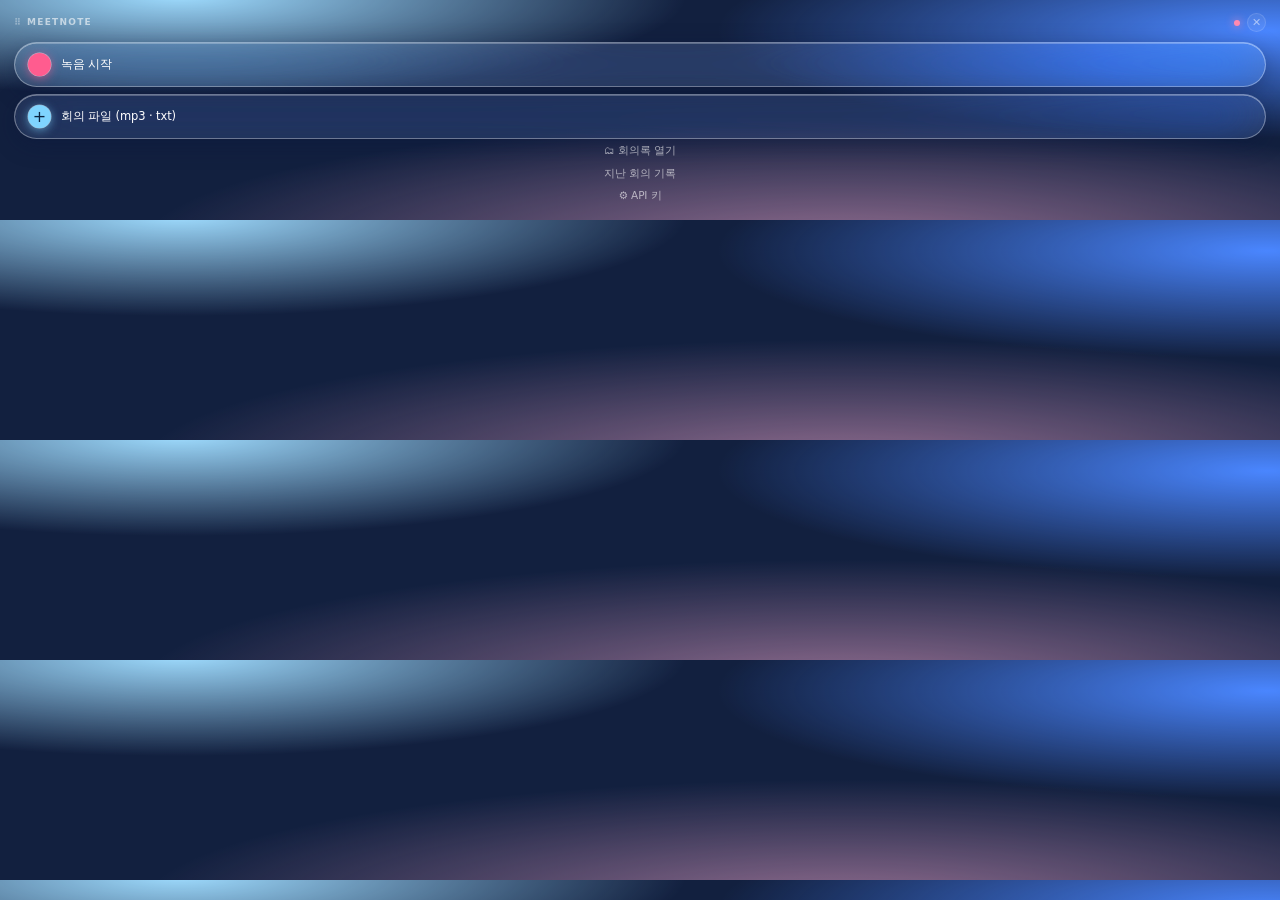
<file: panel.html>
<!doctype html>
<meta charset="utf-8">
<title>meetnote</title>
<style>
  * { box-sizing:border-box; }
  :root { color-scheme:dark; --r:22px; }
  html, body { margin:0; }
  body {
    padding:13px 14px; color:#fff; overflow:hidden;
    font:12px/1.4 -apple-system, "SF Pro Text", system-ui, sans-serif;
    -webkit-font-smoothing:antialiased;
    transition:background .6s cubic-bezier(.22,1,.36,1);
    background:
      radial-gradient(66% 76% at 14% -2%,  #9fdcff 0%, rgba(159,220,255,0) 60%),
      radial-gradient(74% 84% at 99% 14%,  #4a86ff 0%, rgba(74,134,255,0) 58%),
      radial-gradient(86% 90% at 66% 112%, rgba(255,176,214,.55) 0%, rgba(255,176,214,0) 64%),
      #12203f;
  }
  body.rec {
    background:
      radial-gradient(66% 76% at 12% -2%,  #b8e8ff 0%, rgba(184,232,255,0) 58%),
      radial-gradient(74% 84% at 99% 16%,  #6a7cff 0%, rgba(106,124,255,0) 56%),
      radial-gradient(88% 92% at 56% 112%, rgba(255,142,186,.8) 0%, rgba(255,142,186,0) 62%),
      #16173c;
  }
  body.done {
    background:
      radial-gradient(66% 76% at 16% -2%,  #aee4ff 0%, rgba(174,228,255,0) 60%),
      radial-gradient(74% 84% at 99% 14%,  #558fff 0%, rgba(85,143,255,0) 56%),
      radial-gradient(88% 94% at 62% 112%, rgba(255,190,222,.5) 0%, rgba(255,190,222,0) 64%),
      #101d3d;
  }

  header { display:flex; justify-content:space-between; align-items:center; margin-bottom:10px; }
  header { cursor:grab; }
  h1 { margin:0; font-size:9px; font-weight:600; letter-spacing:.14em; text-transform:uppercase;
       opacity:.6; }
  h1::before { content:"⠿"; margin-right:6px; letter-spacing:0; opacity:.55; }
  #meta { display:flex; align-items:center; gap:7px; }
  #timer { font:590 15px/1 "SF Pro Text", -apple-system, system-ui, sans-serif;
           font-variant-numeric:tabular-nums; }
  #close { width:19px; height:19px; padding:0; border-radius:999px; flex:0 0 19px;
           justify-content:center; font-size:11px; line-height:1; opacity:.55;
           background:rgba(255,255,255,.12); border:.5px solid rgba(255,255,255,.26); }
  #close:hover { opacity:1; background:rgba(255,92,143,.55); border-color:rgba(255,255,255,.5); }
  #srv { width:6px; height:6px; border-radius:999px; background:#7fdcff;
         box-shadow:0 0 8px rgba(127,220,255,.9); transition:background .3s; }
  #srv.off { background:#ff8ab0; box-shadow:0 0 8px rgba(255,138,176,.9); }

  .glass {
    background:rgba(255,255,255,.10);
    backdrop-filter:blur(30px) saturate(200%);
    -webkit-backdrop-filter:blur(30px) saturate(200%);
    border:.5px solid rgba(255,255,255,.34);
    box-shadow:inset 0 .5px 0 rgba(255,255,255,.5), 0 6px 22px rgba(10,20,60,.35);
  }
  button {
    width:100%; border-radius:999px; color:#fff; font:inherit; cursor:pointer;
    padding:10px 13px; font-weight:530; letter-spacing:-.01em;
    display:flex; align-items:center; gap:10px;
    transition:background .2s, transform .18s cubic-bezier(.22,1,.36,1);
  }
  button:hover { background:rgba(255,255,255,.2); }
  button:active { transform:scale(.96); }
  .bulb { width:23px; height:23px; border-radius:999px; flex:0 0 23px;
          display:grid; place-items:center; font-size:15px; line-height:1; }

  #rec { background:rgba(255,255,255,.12); margin-bottom:7px; }
  #rec .bulb { background:#ff5c8f; box-shadow:0 0 0 .5px rgba(255,255,255,.55), 0 2px 10px rgba(255,92,143,.6); }
  #add { background:rgba(255,255,255,.09); font-size:11.5px; }
  #add .bulb { background:#7fd4ff; color:#0a2340; font-size:16px; font-weight:400;
               box-shadow:0 0 0 .5px rgba(255,255,255,.5), 0 2px 10px rgba(127,212,255,.6); }
  #stop { background:rgba(255,255,255,.17); justify-content:center; }

  #wave { display:flex; align-items:center; justify-content:center; gap:5px; height:34px; margin:0 0 9px; }
  #wave i { width:4px; height:4px; border-radius:999px; background:rgba(255,255,255,.92);
            box-shadow:0 0 9px rgba(255,255,255,.5);
            transition:height .13s cubic-bezier(.22,1,.36,1); }

  .row { display:grid; grid-template-columns:1fr 1fr 1fr; gap:7px; margin-bottom:7px; }
  .row button { padding:9px 2px; border-radius:var(--r); font-size:10px; line-height:1.3;
                font-weight:500; display:block; text-align:center; }
  .row .ico { display:block; font-size:15px; margin-bottom:3px; }
  .two { display:grid; grid-template-columns:1fr 1fr; gap:7px; }
  .two button { justify-content:center; padding:9px; font-size:11px; }

  /* 진행 링 */
  #ring { display:flex; align-items:center; gap:12px; margin-bottom:9px; }
  #ring svg { flex:0 0 54px; transform:rotate(-90deg); }
  #ring .bg { fill:none; stroke:rgba(255,255,255,.16); stroke-width:5; }
  #ring .fg { fill:none; stroke:#bfe9ff; stroke-width:5; stroke-linecap:round;
              filter:drop-shadow(0 0 7px rgba(191,233,255,.75));
              transition:stroke-dashoffset .5s cubic-bezier(.22,1,.36,1); }
  #pct { font:600 20px/1 "SF Pro Text", -apple-system, system-ui, sans-serif;
         font-variant-numeric:tabular-nums; }
  #stage { font-size:11px; opacity:.8; margin-top:4px; }
  .steps { display:flex; gap:5px; margin-top:7px; }
  .steps i { flex:1; height:3px; border-radius:999px; background:rgba(255,255,255,.2);
             transition:background .4s; }
  .steps i.on { background:rgba(255,255,255,.92); }

  .kv { font-size:10.5px; opacity:.72; margin:0 0 3px; }
  .path { font:10.5px/1.35 ui-monospace, SFMono-Regular, monospace; opacity:.92;
          margin:0 0 8px; word-break:break-all; }
  input {
    width:100%; border-radius:14px; padding:8px 11px; color:#fff; font:inherit; font-size:11px;
    background:rgba(0,0,0,.24); border:.5px solid rgba(255,255,255,.28); margin-bottom:8px;
  }
  input::placeholder { color:rgba(255,255,255,.42); }
  input:focus { outline:none; border-color:rgba(255,255,255,.6); }

  #list { max-height:210px; overflow:auto; margin-bottom:7px; }
  .rec { border-radius:var(--r); padding:8px 10px; margin-bottom:6px;
         background:rgba(255,255,255,.10); border:.5px solid rgba(255,255,255,.22); }
  .rec b { display:block; font-size:11px; font-weight:560; white-space:nowrap;
           overflow:hidden; text-overflow:ellipsis; }
  .rec small { opacity:.55; font-size:9.5px; }
  .files { display:flex; flex-wrap:wrap; gap:4px; margin-top:6px; }
  .files button { width:auto; padding:3px 9px; font-size:9.5px; border-radius:999px;
                  background:rgba(255,255,255,.14); border:.5px solid rgba(255,255,255,.25); }

  .hint { margin:0 0 8px; font-size:10.5px; opacity:.66; }
  .name { margin:0 0 8px; font-size:11px; opacity:.92; white-space:nowrap; overflow:hidden;
          text-overflow:ellipsis; }
  .link { border:0; background:0; box-shadow:none; backdrop-filter:none; opacity:.6;
          font-size:10.5px; padding:4px; justify-content:center; }
  .link:hover { background:rgba(255,255,255,.1); opacity:.95; }
  .err { color:#ffd3e4; font-size:10.5px; white-space:pre-wrap; margin:0 0 7px;
         max-height:80px; overflow:auto; }
  .hidden { display:none; }
  body.drag::after {
    content:"놓으면 추가됩니다"; position:fixed; inset:6px; border-radius:var(--r);
    border:1.5px dashed rgba(255,255,255,.7); background:rgba(0,0,0,.36);
    display:grid; place-items:center; font-size:11px;
  }
</style>

<header title="끌어서 이동 · 더블클릭하면 기본 위치"><h1>meetnote</h1><span id="meta"><span id="timer"></span><span id="srv"></span>
  <button id="close" title="패널 닫기 (툴바 아이콘으로 다시 띄웁니다)">✕</button></span></header>

<div id="idle">
  <button id="rec" class="glass"><span class="bulb"></span>녹음 시작</button>
  <button id="add" class="glass"><span class="bulb">+</span>회의 파일 (mp3 · txt)</button>
  <button class="link" id="opennotes">🗂 회의록 열기</button>
  <button class="link" id="openrec">지난 회의 기록</button>
  <button class="link" id="opencfg">⚙︎ API 키</button>
</div>

<div id="cfg" class="hidden">
  <p class="kv">Anthropic API 키 <span id="keystate"></span></p>
  <input id="apikey" type="password" placeholder="sk-ant-…" spellcheck="false" autocomplete="off">
  <p class="hint">이 맥에만 저장됩니다(.meetnote.json). 전사는 온디바이스라 키가 필요 없고,
    요약·회의 전개 정리에만 씁니다. console.anthropic.com 에서 발급합니다.</p>
  <div class="two">
    <button class="link" data-r="1">↩︎ 취소</button>
    <button class="glass" id="savekey">저장</button>
  </div>
</div>

<div id="recording" class="hidden">
  <div id="wave"><i></i><i></i><i></i><i></i><i></i><i></i><i></i></div>
  <button id="stop" class="glass">■&nbsp; 정지</button>
  <p class="hint" id="warn"></p>
  <button class="link hidden" id="fix">권한 열기 →</button>
</div>

<div id="ready" class="hidden">
  <p class="name" id="fname"></p>
  <div class="row">
    <button class="glass" data-t="figjam"><span class="ico">🗺️</span>FigJam</button>
    <button class="glass" data-t="ppt"><span class="ico">📊</span>PPT</button>
    <button class="glass" data-t="word"><span class="ico">📄</span>Word</button>
  </div>
  <button class="link" data-r="1">↩︎ 취소</button>
</div>

<div id="dest" class="hidden">
  <p class="kv" id="destlabel"></p>
  <p class="path" id="destpath"></p>
  <div id="boardwrap" class="hidden">
    <p class="kv">붙여넣을 FigJam 보드 (비우면 mermaid.live만 엽니다)</p>
    <input id="board" placeholder="https://figma.com/board/…" spellcheck="false">
  </div>
  <div class="two">
    <button class="link" data-back="1">↩︎ 뒤로</button>
    <button class="glass" id="go">정리 시작</button>
  </div>
</div>

<div id="working" class="hidden">
  <div id="ring">
    <svg width="54" height="54" viewBox="0 0 54 54">
      <circle class="bg" cx="27" cy="27" r="22"></circle>
      <circle class="fg" cx="27" cy="27" r="22" stroke-dasharray="138.2" stroke-dashoffset="138.2"></circle>
    </svg>
    <div><span id="pct">0%</span><div id="stage">준비 중…</div></div>
  </div>
  <div class="steps"><i></i><i></i><i></i></div>
</div>

<div id="done" class="hidden">
  <p class="hint" id="donemsg">✅ 정리 완료. 데스크탑에서 열었습니다.</p>
  <div class="two">
    <button class="link" data-r="1">↩︎ 처음으로</button>
    <button class="link" id="openrec2">기록</button>
  </div>
</div>

<div id="records" class="hidden">
  <div id="list"></div>
  <button class="link" data-r="1">↩︎ 처음으로</button>
</div>

<div id="error" class="hidden">
  <p class="err" id="errmsg"></p><button class="link" data-r="1">↩︎ 처음으로</button>
</div>

<script>
const SERVER = "http://127.0.0.1:8787";
const PANELS = ["idle", "recording", "ready", "dest", "working", "done", "records", "error", "cfg"];
const BG = { recording:"rec", ready:"done", dest:"done", working:"done", done:"done",
             records:"done", error:"done", cfg:"done" };
const FILE = { word:"summary.docx", ppt:"summary.pptx", figjam:"diagram.mmd + summary.md" };
const NAME = { word:"Word 문서", ppt:"PPT 슬라이드", figjam:"FigJam 도식" };
const $ = (id) => document.getElementById(id);
const nat = (t, extra = {}) => window.webkit?.messageHandlers?.pin?.postMessage({ t, ...extra });
const fit = () => nat("fit", { h: Math.ceil(document.body.offsetHeight) });

let cur = {};        // 지금 상태의 부가 정보 (파일명, 저장 위치, 잡 키)
let target = null;   // 고른 export 대상
let dropped = null;  // 끌어다 놓은 파일 (경로를 몰라서 바이트로 올린다)
let poll = null;

function show(state, o = {}) {
  cur = o;
  clearInterval(poll); poll = null;
  PANELS.forEach((p) => $(p).classList.toggle("hidden", p !== state));
  document.body.className = BG[state] || "";
  if (state !== "recording") { $("timer").textContent = ""; level(0); }

  if (state === "recording") {
    $("warn").textContent = o.warn || "";
    $("fix").classList.toggle("hidden", !o.warn);
  }
  if (state === "ready") $("fname").textContent = o.name || "";
  if (state === "working") { progress(0, "준비 중…"); if (o.key) watch(o.key); }
  if (state === "error") $("errmsg").textContent = o.msg || "알 수 없는 오류";
  if (state === "records") loadRecords();
  if (state === "idle") { target = null; dropped = null; }
  fit();
}
window.native_state = show;

// --- 녹음 표시
window.native_time = (s) =>
  ($("timer").textContent = `${String((s/60)|0).padStart(2,"0")}:${String(s%60).padStart(2,"0")}`);
const bars = [...document.querySelectorAll("#wave i")];
const SHAPE = [.4, .68, .9, 1, .9, .68, .4];
const level = (l) => bars.forEach((b,i) => (b.style.height = `${Math.round(4 + (l||0)*.3*SHAPE[i])}px`));
window.native_level = level;

// --- 진행률
const CIRC = 2 * Math.PI * 22;
function progress(pct, stage) {
  $("pct").textContent = `${pct}%`;
  $("stage").textContent = stage;
  document.querySelector("#ring .fg").style.strokeDashoffset = CIRC * (1 - pct / 100);
  const step = pct >= 90 ? 2 : pct >= 62 ? 1 : 0;
  document.querySelectorAll(".steps i").forEach((i, n) => i.classList.toggle("on", n <= step));
}

function watch(key) {
  poll = setInterval(async () => {
    try {
      const j = (await (await fetch(`${SERVER}/jobs`)).json())[key];
      if (!j) return;
      progress(j.pct || 0, j.error ? "실패" : j.stage || "");
      if (j.error) show("error", { msg: j.error });
      else if (j.done) { show("done"); $("donemsg").textContent =
        `✅ ${j.title || "정리 완료"}\n데스크탑에서 열었습니다.`; fit(); }
    } catch { /* 서버가 잠깐 없어도 다음 틱에 다시 본다 */ }
  }, 900);
}

// --- 목적지 확인
async function chooseTarget(t) {
  target = t;
  const dir = cur.dir || "";
  $("destlabel").textContent = `${NAME[t]} — 여기에 정리합니다`;
  $("destpath").textContent = dir ? `${dir}/${FILE[t]}` : FILE[t];
  $("boardwrap").classList.toggle("hidden", t !== "figjam");
  show("dest", cur);
  if (t === "figjam") {
    const conf = await fetch(`${SERVER}/conf`).then((r) => r.json()).catch(() => ({}));
    $("board").value = conf.board || "";
    nat("focus");
    $("board").focus();
    fit();
  }
}

async function go() {
  const board = target === "figjam" ? $("board").value.trim() : "";
  if (board) fetch(`${SERVER}/conf`, { method:"POST", body: JSON.stringify({ board }) }).catch(()=>{});
  if (!dropped) return nat("export", { target, board });
  show("working");
  try {
    const ext = (dropped.name.split(".").pop() || "mp3").toLowerCase();
    const r = await fetch(
      `${SERVER}/upload?target=${target}&ext=${ext}&board=${encodeURIComponent(board)}`,
      { method:"POST", headers:{ "Content-Type":"application/octet-stream" }, body: dropped });
    if (!r.ok) throw new Error(`서버 오류 ${r.status}`);
    show("working", { key: (await r.json()).key });
  } catch (e) { show("error", { msg: e.message }); }
}

// --- 기록
async function loadRecords() {
  const el = $("list");
  el.innerHTML = '<p class="hint">불러오는 중…</p>';
  try {
    const { records } = await (await fetch(`${SERVER}/records`)).json();
    el.innerHTML = records.length ? "" : '<p class="hint">아직 기록이 없습니다.</p>';
    for (const r of records) {
      const d = document.createElement("div");
      d.className = "rec";
      const t = r.key.replace(/^(\d{4})(\d\d)(\d\d)-(\d\d)(\d\d).*/, "$1.$2.$3 $4:$5");
      d.innerHTML = `<b></b><small></small><div class="files"></div>`;
      d.querySelector("b").textContent = r.title;
      d.querySelector("small").textContent = t;
      for (const f of r.files) {
        const b = document.createElement("button");
        b.textContent = f;
        b.onclick = () => fetch(`${SERVER}/open`, { method:"POST",
          body: JSON.stringify({ path: `${r.dir}/${f}` }) });
        d.querySelector(".files").appendChild(b);
      }
      el.appendChild(d);
    }
  } catch { el.innerHTML = '<p class="hint">서버가 꺼져 있습니다.</p>'; }
  fit();
}

$("rec").onclick = () => nat("rec");
$("stop").onclick = () => nat("stop");
$("add").onclick = () => nat("pick");
$("fix").onclick = () => nat("settings");
$("close").onclick = () => nat("close");
$("go").onclick = go;
$("opennotes").onclick = () => fetch(`${SERVER}/notes`, { method:"POST" });

$("opencfg").onclick = async () => {
  const c = await fetch(`${SERVER}/conf`).then((r) => r.json()).catch(() => ({}));
  $("keystate").textContent = c.has_key ? "· 저장됨" : "· 없음";
  $("apikey").value = "";
  show("cfg");
  nat("focus");
  $("apikey").focus();
  fit();
};
$("savekey").onclick = async () => {
  const api_key = $("apikey").value.trim();
  if (api_key) await fetch(`${SERVER}/conf`, { method:"POST", body: JSON.stringify({ api_key }) }).catch(()=>{});
  show("idle");
};
$("apikey").onkeydown = (e) => { if (e.key === "Enter") $("savekey").click(); };
$("openrec").onclick = $("openrec2").onclick = () => show("records");
document.querySelectorAll("[data-t]").forEach((b) => (b.onclick = () => chooseTarget(b.dataset.t)));
document.querySelectorAll("[data-back]").forEach((b) => (b.onclick = () => show("ready", cur)));
document.querySelectorAll("[data-r]").forEach((b) => (b.onclick = () => { dropped = null; nat("reset"); }));
$("board").onkeydown = (e) => { if (e.key === "Enter") go(); };

document.addEventListener("dragover", (e) => { e.preventDefault(); document.body.classList.add("drag"); });
document.addEventListener("dragleave", () => document.body.classList.remove("drag"));
document.addEventListener("drop", (e) => {
  e.preventDefault();
  document.body.classList.remove("drag");
  const f = e.dataTransfer.files[0];
  if (!f) return;
  dropped = f;
  show("ready", { name: f.name, dir: "" });
});

const ping = () => fetch(`${SERVER}/health`).then(() => true).catch(() => false)
  .then((ok) => $("srv").classList.toggle("off", !ok));
ping(); setInterval(ping, 5000);
show("idle");
</script>
</file>
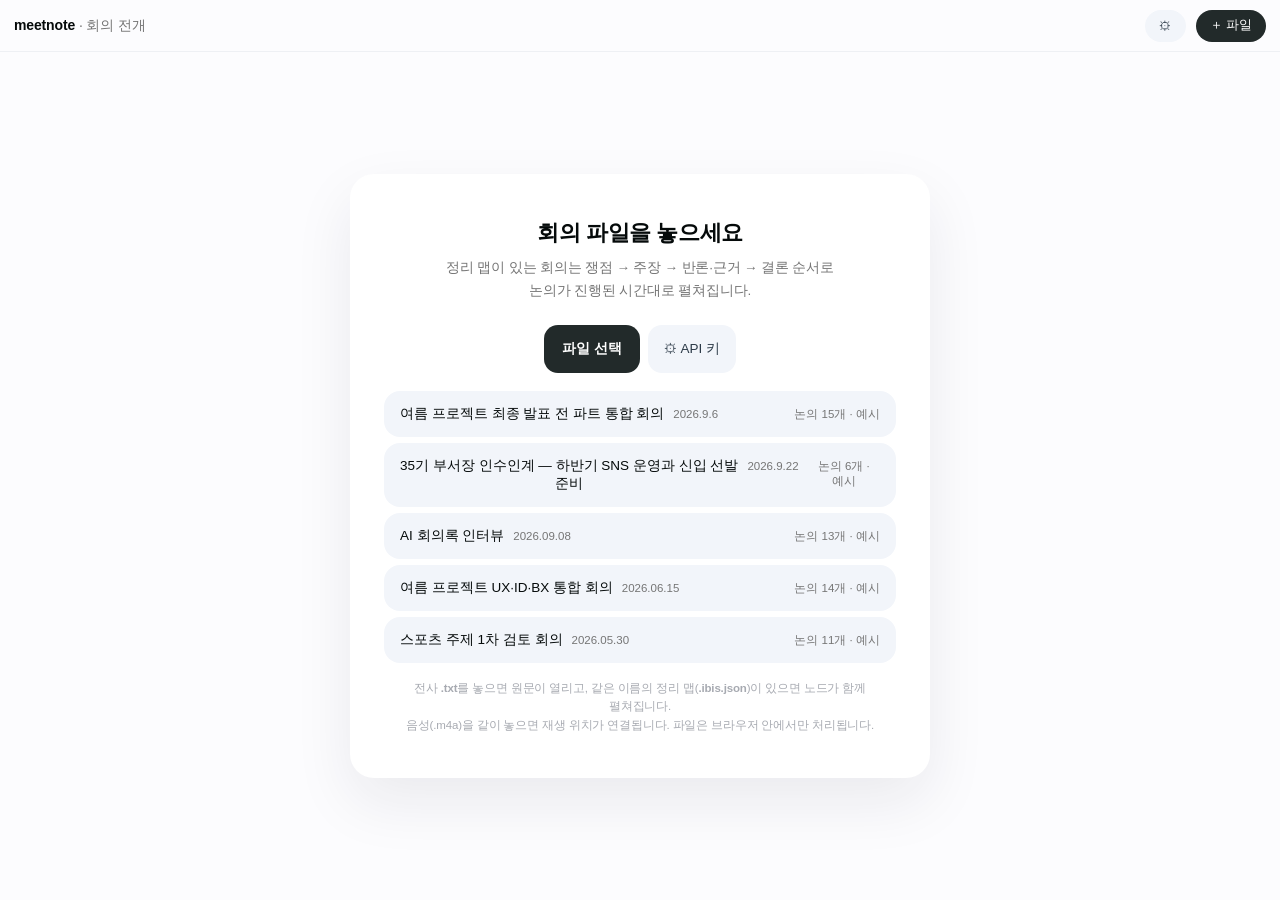
<file: docs/map.html>
<!doctype html>
<html lang="ko">
<head>
<meta charset="utf-8">
<title>meetnote — 회의 전개 시각화</title>
<meta name="viewport" content="width=device-width, initial-scale=1, viewport-fit=cover">
<style>
:root{
  --bg:#f2f2f3; --panel:#fff; --line:#e3e3e6; --line2:#eeeef0;
  --ink:#17181c; --ink2:#42444b; --dim:#8b8e96;
  --blue:#2f6bdd; --green:#1c7a4e; --red:#c53f2d; --amber:#c07d22; --gray:#9aa0a8; --gold:#e2562a;
  --pink:#f2286b;                                   /* 맞선 의견 — 선명한 핑크 레드 */
  --rail:400px; --split:44%; --top:52px; --player:0px;
  --font:-apple-system,BlinkMacSystemFont,"Pretendard","Apple SD Gothic Neo","Segoe UI",sans-serif;
}
*{box-sizing:border-box;margin:0;padding:0}
html,body{height:100%}
body{background:var(--bg);color:var(--ink);font-family:var(--font);-webkit-font-smoothing:antialiased;overflow:hidden}
button,input{font:inherit;color:inherit;background:none;border:0;outline:0}
button{cursor:pointer}

/* ---------- 상단 ---------- */
.top{position:fixed;top:0;left:0;right:0;height:52px;z-index:45;display:flex;align-items:center;gap:10px;
  padding:0 14px;background:var(--panel);border-bottom:1px solid var(--line)}
.brand{font-size:14px;font-weight:800;letter-spacing:-.01em}
.brand i{font-style:normal;color:var(--dim);font-weight:600}
.file{font-size:12.5px;color:var(--dim);max-width:24vw;overflow:hidden;text-overflow:ellipsis;white-space:nowrap}
.top .sp{flex:1}
.tbtn{height:30px;padding:0 11px;border-radius:8px;font-size:12.5px;font-weight:650;color:var(--ink2);border:1px solid var(--line)}
.tbtn:hover{background:#f7f7f8}
.tbtn.pri{background:var(--ink);color:#fff;border-color:var(--ink)}
.seg2{display:flex;padding:2px;border-radius:9px;background:#f1f1f3}
.seg2 button{height:26px;padding:0 12px;border-radius:7px;font-size:12.5px;font-weight:700;color:var(--dim)}
.seg2 button.on{background:var(--panel);color:var(--ink);box-shadow:0 1px 2px rgba(20,22,28,.1)}
.prog{display:flex;align-items:center;gap:8px;font-size:12px;color:var(--dim);font-variant-numeric:tabular-nums}
.prog .track{width:96px;height:3px;border-radius:99px;background:var(--line)}
.prog .fillp{display:block;height:100%;width:0;border-radius:99px;background:var(--ink);transition:width .25s}
body.idle .prog,body.idle .only-run,body.idle .seg2{display:none}
body.view-cards .prog,body.view-cards .only-run{display:none}

/* ---------- 본문 ---------- */
main{position:fixed;top:var(--top);left:0;right:0;bottom:var(--player);
  display:grid;grid-template-columns:var(--rail) 9px minmax(0,1fr)}
.rail{background:var(--panel);border-right:1px solid var(--line);
  display:grid;grid-template-rows:var(--split) 9px minmax(0,1fr);min-height:0}
.rz{position:relative;display:grid;place-items:center;background:var(--bg)}
.rz:before{content:"";border-radius:99px;background:#d6d7da}
.rz:hover:before{background:var(--dim)}
.rz-x{cursor:col-resize}.rz-x:before{width:3px;height:40px}
.rz-y{cursor:row-resize;background:var(--panel);border-top:1px solid var(--line2);border-bottom:1px solid var(--line2)}
.rz-y:before{width:40px;height:3px}

/* 요약 패널 */
.digest{display:flex;flex-direction:column;min-height:0}
.chips{display:flex;gap:5px;padding:10px 12px 8px;overflow-x:auto;scrollbar-width:none}
.chips::-webkit-scrollbar{display:none}
.chip{flex:0 0 auto;height:26px;padding:0 10px;border-radius:99px;border:1px solid var(--line);
  font-size:11.5px;font-weight:700;color:var(--dim);white-space:nowrap}
.chip b{font-weight:800;margin-left:4px;color:#aeb1b7}
.chip.on{color:#fff;background:var(--ink);border-color:var(--ink)}
.chip.on b{color:rgba(255,255,255,.6)}
.chip.c-decision.on{background:var(--gold);border-color:var(--gold)}
.chip.c-conditional.on{background:#e8873f;border-color:#e8873f}
.chip.c-open.on{background:#6f747c;border-color:#6f747c}
.chip.c-conflict.on{background:var(--red);border-color:var(--red)}
.chip.c-fun.on{background:#7b5cd6;border-color:#7b5cd6}
.dlist{flex:1;overflow:auto;padding:2px 10px 16px;display:flex;flex-direction:column;gap:7px}
.dc{padding:10px 12px;border-radius:12px;border:1px solid var(--line);cursor:pointer;background:var(--panel)}
.dc:hover{border-color:#c9cbd1;box-shadow:0 2px 10px rgba(20,22,28,.07)}
.dc .dk{font-size:9.5px;font-weight:800;letter-spacing:.07em;margin-bottom:4px}
.dc h5{font-size:13px;font-weight:750;line-height:1.45;letter-spacing:-.01em}
.dc .dm{margin-top:6px;font-size:11px;color:var(--dim)}
.dc.k-decision{border-left:3px solid var(--gold)} .dc.k-decision .dk{color:var(--gold)}
.dc.k-conditional{border-left:3px dashed var(--gold)} .dc.k-conditional .dk{color:#c9702f}
.dc.k-open{border-left:3px dotted #9aa0a8} .dc.k-open .dk{color:#6f747c}
.dc.k-conflict{border-left:3px dashed var(--red)} .dc.k-conflict .dk{color:var(--red)}
.dc.k-fun{border-left:3px solid #7b5cd6} .dc.k-fun .dk{color:#7b5cd6}
.dc .vs{margin-top:6px;display:flex;flex-direction:column;gap:4px;font-size:12px;color:var(--ink2)}
.dc .vs span{padding-left:12px;position:relative;line-height:1.45}
.dc .vs b{font-weight:800;color:var(--blue);margin-right:3px}
.dc .vs span+span b{color:var(--red)}
.dc .vs span:before{content:"";position:absolute;left:0;top:7px;width:6px;height:6px;border-radius:2px;background:var(--blue)}
.dc .vs span+span:before{background:var(--red)}
.dc.k-fun .dk{display:flex;align-items:center;gap:6px}
.dc.k-fun .rk{display:inline-grid;place-items:center;min-width:17px;height:17px;padding:0 4px;border-radius:5px;
  background:#7b5cd6;color:#fff;font-size:10px;font-weight:800;letter-spacing:0}
.dc.k-fun .fq{margin-top:7px;padding-left:9px;border-left:2px solid #ded6f5;
  font-size:12px;line-height:1.5;color:#6b6f78}
.dc.k-fun.top{border-color:#c9bcf0;background:#faf8ff}
.empty{padding:24px 12px;text-align:center;font-size:12px;color:var(--dim)}
.dc.edited h5:after{content:"수정됨";margin-left:6px;font-size:9.5px;font-weight:800;color:var(--dim);
  vertical-align:2px;letter-spacing:.04em}
.dc .hd{display:flex;align-items:flex-start;gap:6px}
.dc .hd>div{flex:1;min-width:0}
.menu{position:relative;flex:0 0 auto}
.menu>button{width:22px;height:22px;border-radius:6px;color:var(--dim);font-size:13px;line-height:1}
.menu>button:hover{background:#f1f1f3;color:var(--ink)}
.menu ul{display:none;position:absolute;right:0;top:24px;z-index:9;min-width:132px;padding:4px;
  border-radius:10px;background:var(--panel);border:1px solid var(--line);list-style:none;
  box-shadow:0 6px 20px rgba(20,22,28,.16)}
.menu.open ul{display:block}
.menu li{padding:7px 9px;border-radius:7px;font-size:12px;font-weight:650;color:var(--ink2);cursor:pointer;
  display:flex;align-items:center;gap:7px}
.menu li:hover{background:#f5f5f7}
.menu li .sw2{width:8px;height:8px;border-radius:3px}
.menu li.sep{margin-top:3px;padding-top:8px;border-top:1px solid var(--line2);border-radius:0;color:var(--dim)}
.ed{margin-top:6px}
.ed textarea{width:100%;min-height:56px;padding:8px 9px;border-radius:9px;border:1.5px solid var(--blue);
  font-size:13px;line-height:1.5;resize:vertical;background:var(--panel)}
.ed .two2{margin-top:6px;display:flex;gap:6px;justify-content:flex-end}
.ed button{height:26px;padding:0 10px;border-radius:7px;font-size:11.5px;font-weight:700;border:1px solid var(--line)}
.ed button.ok{background:var(--ink);color:#fff;border-color:var(--ink)}
.rx{margin-top:9px;padding-top:8px;border-top:1px solid var(--line2);display:flex;align-items:center;gap:5px;flex-wrap:wrap}
.rx button{height:24px;padding:0 8px;border-radius:99px;border:1px solid var(--line);font-size:11.5px;color:var(--ink2)}
.rx button:hover{border-color:#c9cbd1}
.rx button.on{background:#eef3fe;border-color:#bcd0f7;color:var(--blue);font-weight:700}
.rx .cm{margin-left:auto;color:var(--dim);font-weight:650}
.rx .cm.on{color:var(--blue);border-color:#bcd0f7;background:#eef3fe}
.sc .rx{margin-top:12px}
.cmts{margin-top:7px;display:flex;flex-direction:column;gap:6px}
.cmt{padding:7px 9px;border-radius:9px;background:#f6f6f8;font-size:12px;line-height:1.55;color:var(--ink2)}
.cmt time{display:block;margin-top:3px;font-size:10.5px;color:var(--dim)}
.cmt .del{float:right;color:#b9bcc2;font-size:11px;margin-left:6px}
.cmt .del:hover{color:var(--red)}
.cin{display:flex;gap:5px}
.cin input{flex:1;height:28px;padding:0 9px;border-radius:8px;border:1px solid var(--line);font-size:12px}
.cin input:focus{border-color:var(--blue)}
.cin button{height:28px;padding:0 10px;border-radius:8px;background:var(--ink);color:#fff;font-size:11.5px;font-weight:700}

/* 원문 */
.srcbox{display:flex;flex-direction:column;min-height:0}
.rhead{padding:10px 12px;border-bottom:1px solid var(--line2);display:flex;align-items:center;gap:8px}
.rhead h2{font-size:12px;font-weight:800;letter-spacing:.04em;color:var(--dim);white-space:nowrap}
.search{flex:1;display:flex;align-items:center;gap:6px;height:28px;padding:0 9px;border-radius:8px;background:#f3f3f5}
.search input{width:100%;font-size:12.5px}
.search input::placeholder{color:var(--dim)}
#qn{font-size:11px;color:var(--dim);white-space:nowrap}
#tr{flex:1;overflow:auto;padding:6px 8px 40px}
[hidden]{display:none!important}   /* .seg{display:grid} 가 hidden 을 이겨서 검색해도 안 숨겨졌다 */

.seg{display:grid;grid-template-columns:28px minmax(0,1fr);gap:10px;padding:10px 9px;border-radius:11px;cursor:pointer}
.seg:hover{background:#f8f8f9}
.seg.src{box-shadow:inset 2px 0 0 var(--gold);background:#fefaf6}
.seg.cur{background:#fafafb}
.seg.fun{box-shadow:inset 2px 0 0 #7b5cd6}
.av{width:28px;height:28px;border-radius:50%;display:grid;place-items:center;font-size:12px;font-weight:750;color:#fff;background:var(--c)}
.seg-h{display:flex;align-items:baseline;gap:6px}
.seg-h b{font-size:13.5px;font-weight:750}
.seg-h time{font-size:11.5px;color:var(--dim);font-variant-numeric:tabular-nums}
.seg.cur .seg-h time{color:var(--ink)}
.seg-h .fb{font-size:10.5px;font-weight:800;color:#7b5cd6}
.seg p{font-size:13.5px;line-height:1.62;color:var(--ink2);margin-top:3px}
.seg mark{background:#ffe9a8;color:inherit;border-radius:3px}

/* 단어 단위 — 누르면 그 자리로, 재생 중인 단어에 무지갯빛이 흐른다 */
.w.ev{background:#fde3d6;box-shadow:0 0 0 2px #fde3d6}
.w{cursor:pointer;border-radius:4px;transition:-webkit-text-fill-color .34s ease,color .34s ease,opacity .3s}
.w:hover{background:#eef1f6}
@keyframes shimmer{to{background-position:-200% 0}}
.w.lit{
  font-weight:650;
  background-image:linear-gradient(100deg,#3f7ce8,#8b5cf6,#d9539b,#e8873f,#2f9e75,#3f7ce8);
  background-size:200% 100%;
  -webkit-background-clip:text;background-clip:text;
  -webkit-text-fill-color:transparent;
  animation:shimmer 3.6s linear infinite;
}
.w.done{color:#9ea2aa}
@media (prefers-reduced-motion:reduce){.w.lit{animation:none}}

/* AI 검색 — 이 맥의 구독으로 답한다 */
.qai{height:28px;padding:0 9px;border-radius:8px;font-size:11.5px;font-weight:750;color:var(--ink2);border:1px solid var(--line);white-space:nowrap}
.rhead.ai .qai{background:var(--ink);color:#fff;border-color:var(--ink)}
.rhead.ai .search{background:#f1effa}
.aians{margin:8px 10px 0;padding:11px 12px;border-radius:12px;border:1px solid var(--line);background:var(--panel);
  font-size:12.5px;line-height:1.6;max-height:48%;overflow:auto;flex:none}
.aians .aq{display:flex;gap:8px;align-items:baseline;font-size:11px;color:var(--dim)}
.aians .aq b{flex:1;font-weight:650;color:var(--ink2)}
.aians .ax{cursor:pointer;padding:0 2px}
.aians .at{margin:7px 0 2px;white-space:pre-wrap;color:var(--ink)}
.aians .think{display:inline-block;margin-top:7px;font-weight:650;
  background-image:linear-gradient(100deg,#3f7ce8,#8b5cf6,#d9539b,#e8873f,#2f9e75,#3f7ce8);background-size:200% 100%;
  -webkit-background-clip:text;background-clip:text;-webkit-text-fill-color:transparent;animation:shimmer 1.6s linear infinite}
.aians .ci{margin-top:7px;padding:6px 9px 6px 10px;border-left:2px solid var(--gold);border-radius:0 8px 8px 0;background:#fbf8f6;cursor:pointer;font-size:12px}
.aians .ci:hover{background:#f6efe9}
.aians .ci i{display:block;font-style:normal;font-size:10.5px;color:var(--dim);margin-bottom:1px}
.aians .ae{margin-top:7px;color:var(--red)}
@media (prefers-reduced-motion:reduce){.aians .think{animation:none}}

/* ---------- 캔버스 ---------- */
.stage{position:relative;overflow:hidden;background:var(--bg);touch-action:none}
body.view-cards .stage{display:none}
.stage.grab{cursor:grabbing}
#cv{position:absolute;top:0;left:0;transform-origin:0 0;will-change:transform;--eio:cubic-bezier(.32,.72,0,1)}
#edges{position:absolute;top:0;left:0;overflow:visible;pointer-events:none}
#edges path{fill:none;stroke-width:1.7px;opacity:0;transition:opacity .35s}
#edges path.on{opacity:1}
#edges path.tip{opacity:1;stroke:none}
#edges path.hide{opacity:0!important}
#edges .elab{opacity:0;transition:opacity .35s}
#edges .elab.on{opacity:1}
#edges .elab.hide{opacity:0!important}
#edges .lbg{fill:#fff;stroke:rgba(40,39,51,.07)}
#edges .elab text{opacity:1;fill:#5b6270}
#edges .elab.e-lab-con text{fill:var(--pink)}
#edges .elab.e-lab-resolve text{fill:var(--blue)}
#edges text{font:600 11.5px var(--font)}
#cv.lod #edges .elab{opacity:0!important}
#edges text{font:650 10.5px var(--font);opacity:0;transition:opacity .35s}
#edges text.on{opacity:1}
.e-raise{stroke:#c3cede}                            .l-raise{fill:#8b8e96}
.e-pro{stroke:#c3cede}                              .l-pro{fill:var(--green)}
#edges path.e-con{stroke:var(--pink);stroke-width:2.4px}  .l-con{fill:var(--pink)}      /* 맞섬 — 선명한 핑크 레드 */
.e-concern{stroke:#c3cede}                          .l-concern{fill:#b8564a}
.e-condition{stroke:#c3cede}                        .l-condition{fill:var(--amber)}
#edges path.e-resolve{stroke:var(--blue);stroke-width:2.1px}  .l-resolve{fill:var(--blue)}   /* 결론으로 — 파란 실선 */
#edges path.e-conflict{stroke:var(--pink);stroke-width:2.4px} .l-conflict{fill:var(--pink)}  /* 맞섬 — 선명한 핑크 레드 */
.e-flow{stroke:#c3cede;stroke-width:1.7px}   /* 시간이 흐르는 쪽(가로) — 실선 */

.frame{position:absolute;border:1.5px solid #dcdde1;border-radius:20px;background:rgba(255,255,255,.5);
  opacity:0;transition:opacity .4s}
.frame.in{opacity:1}
.fhead{position:absolute;left:20px;top:-13px;display:flex;align-items:center;gap:8px;
  padding:4px 12px;border-radius:99px;background:var(--panel);border:1px solid #dcdde1;white-space:nowrap}
.fhead b{font-size:14px;font-weight:800;letter-spacing:-.01em}
.fhead .no{font-size:10.5px;font-weight:800;color:var(--dim);letter-spacing:.06em}
.fhead .pt{font-size:10px;font-weight:800;padding:1px 6px;border-radius:99px;background:#f0f0f2;color:#6d727a}
.fhead time{font-size:11px;color:var(--dim);font-variant-numeric:tabular-nums}

/* 멀리서 보면 안건 카드 한 장 — 피그마 379:8314.
   피그마 수치는 49% 로 본 화면 px 이라, 보드 폭 ÷ 207.407 (--bz) 을 곱해 캔버스 px 로 옮긴다 */
.fbig{--z:var(--bz,7);display:flex;opacity:0;transform:scale(.96);pointer-events:none;position:absolute;inset:0;flex-direction:column;justify-content:space-between;
  align-items:flex-end;padding:calc(18.519px*var(--z));overflow:hidden}
.fbig .g{display:flex;flex-direction:column;gap:calc(11.111px*var(--z));width:100%}
.fbig .hg{display:flex;flex-direction:column;gap:calc(3.704px*var(--z));width:100%}
.fbig .hd{display:flex;align-items:center;justify-content:space-between;gap:calc(8px*var(--z));width:100%}
.fbig .n{display:flex;align-items:center;gap:calc(3px*var(--z));
  font-size:calc(8px*var(--z));font-weight:600;letter-spacing:calc(-.0628px*var(--z));color:#222a2a}
.fbig .n i{flex:none;width:calc(2.357px*var(--z));height:calc(2.357px*var(--z));border-radius:50%}
.fbig .pts{display:flex;align-items:center;gap:calc(3.704px*var(--z))}
/* 우측 상단 파트 꼬리표 — 그 안건에서 중점적으로 말한 파트 (모두·ID·UX·VD) */
.fbig .pt{padding:calc(2.778px*var(--z)) calc(7.407px*var(--z));border-radius:99px;
  font-size:calc(7.407px*var(--z));font-weight:600;line-height:1.4;letter-spacing:calc(-.1481px*var(--z))}
.fbig .pt.all{background:radial-gradient(67.5% 67.6% at 50% 50%,#0e0d22 68.7%,#18243d 74.7%,#233c58 80.6%,#2d5473 86.6%,#386b8d 92.6%);color:#e2f0ff}
.fbig .pt.id{padding-left:calc(9.259px*var(--z));background:radial-gradient(90.4% 128.1% at 50% 0%,#70c2f9 68.7%,#addeff 92.6%);color:#e2f0ff}
.fbig .pt.ux{background:radial-gradient(70.5% 67.6% at 50% 47%,#b8a0eb 68.7%,#e1adff 92.6%);color:#fdf8d1}
.fbig .pt.vd{background:radial-gradient(70.5% 67.6% at 50% 47%,#5fc9b4 68.7%,#a9ecdd 92.6%);color:#f1fffb}
.fbig .t{width:73.2%;font-size:calc(14.815px*var(--z));font-weight:700;line-height:1.4;
  letter-spacing:calc(-.4444px*var(--z));color:#2a2a2a}
.fbig .s{width:100%;font-size:calc(9.259px*var(--z));font-weight:400;line-height:1.5;
  letter-spacing:calc(-.1852px*var(--z));color:#525252}
.fbig .t,.fbig .s{display:-webkit-box;-webkit-box-orient:vertical;-webkit-line-clamp:2;overflow:hidden}
.fbig time{font-size:calc(7.407px*var(--z));line-height:1.5;letter-spacing:calc(-.0436px*var(--z));color:#838383;
  font-variant-numeric:tabular-nums}
#cv.lod .fbig{opacity:1;transform:none}
#cv.lod .node{opacity:0!important;transform:scale(.97);pointer-events:none}
.fhead{transition:opacity .3s}
#cv.lod path,#cv.lod text{opacity:0!important}   /* 썸네일에서는 보드 안쪽 선을 모두 감춘다 */
#cv.lod .frame{left:var(--lx)!important;width:calc(207.407px*var(--bz,7))!important;
  height:calc(159.519px*var(--bz,7))!important;background:#fff;border:0;
  border-radius:calc(18.519px*var(--bz,7));
  box-shadow:0 calc(.727px*var(--bz,7)) calc(1.819px*var(--bz,7)) rgba(0,0,0,.12)}
/* 썸네일 ↔ 펼친 보드 — 자리·크기를 끌고 다니면 글자까지 기어가 보인다.
   판은 색과 모서리만 녹이고, 속은 살짝 커지며 겹쳐 바뀐다 (첫 그림에는 걸지 않는다) */
#cv.anim .frame{transition:background .34s var(--eio),box-shadow .34s var(--eio),
  border-radius .34s var(--eio),opacity .34s}
#cv.anim .node{transition:opacity .26s cubic-bezier(.4,0,.2,1),transform .36s var(--eio),filter .18s}
#cv.anim .fbig{transition:opacity .26s cubic-bezier(.4,0,.2,1),transform .36s var(--eio)}
#cv.anim .neck{transition:opacity .26s}

.node{position:absolute;cursor:pointer;opacity:0;transform:scale(.94);
  transition:opacity .3s,transform .3s,filter .18s}
.node.in{opacity:1;transform:none}
/* 주장 + 그 근거·동의를 감싸는 테두리 — 포함관계 */
.hug{position:absolute;border-radius:26px;background:rgba(75,135,233,.09);box-shadow:inset 0 0 0 2px rgba(75,135,233,.42);
  pointer-events:auto;cursor:pointer;transition:opacity .4s,height .28s cubic-bezier(.3,0,.2,1)}
.hug:hover{background:rgba(75,135,233,.14)}
#cv.lod .hug{opacity:0}
.node.pro.fold{opacity:0;transform:translateY(-10px) scale(.96);pointer-events:none}

/* ---------- 카드 뷰 ---------- */
.cards{display:none;overflow:auto;padding:16px 16px 60px;background:var(--bg)}
body.view-cards .cards{display:block}
.cgrid{max-width:860px;margin:0 auto;display:grid;gap:12px}
.cbrief{max-width:860px;margin:0 auto 10px;background:var(--panel);border:1px solid var(--line);border-radius:16px;padding:16px 18px}
.cbrief .lb{display:flex;align-items:center;gap:6px;font-size:10px;font-weight:800;letter-spacing:.07em;color:var(--dim)}
.cbrief .kd{font-size:10.5px;font-weight:800;letter-spacing:0;padding:2px 8px;border-radius:99px;background:var(--ink);color:#fff}
.cbrief .kd+.kd{background:#ececed;color:var(--ink2)}
.cbrief h2{margin-top:7px;font-size:16px;font-weight:780;line-height:1.55;letter-spacing:-.02em}
.cbrief .fc{margin-top:11px;display:grid;gap:4px}
.cbrief .fc button{display:flex;align-items:baseline;gap:8px;text-align:left;padding:6px 8px;border-radius:8px;font-size:12.5px;color:var(--ink);line-height:1.5}
.cbrief .fc button:hover{background:#f1f1f3}
.cbrief .fc b{font-size:10px;font-weight:800;color:var(--dim);letter-spacing:.04em;white-space:nowrap}
.cbrief .fc i{margin-left:auto;font-style:normal;font-size:10px;font-weight:800;letter-spacing:.05em;white-space:nowrap}
.cbrief .fc i.decision{color:var(--gold)} .cbrief .fc i.conditional{color:#c07d22} .cbrief .fc i.open{color:#8d9299}
.cbrief .mm{margin-top:9px;display:flex;flex-wrap:wrap;gap:6px 14px;font-size:11.5px;color:var(--dim)}
.cbrief .mm b{color:var(--ink2);font-weight:700}
.ctodo{max-width:860px;margin:0 auto 10px;background:var(--panel);border:1px solid var(--line);border-radius:16px;padding:14px 18px}
.ctodo:empty{display:none}
.ctodo .lb{display:flex;align-items:center;gap:8px;font-size:10px;font-weight:800;letter-spacing:.07em;color:var(--dim)}
.ctodo .lb b{font-weight:800;color:var(--ink2)}
.ctodo ol{margin-top:9px;display:grid;gap:2px}
.ctodo li{display:flex;align-items:baseline;gap:10px;padding:7px 8px;border-radius:8px;cursor:pointer;font-size:13px;line-height:1.5}
.ctodo li:hover{background:#f1f1f3}
.ctodo li>span:first-child{flex:1;letter-spacing:-.01em}
.ctodo li em{font-style:normal;font-size:10.5px;font-weight:800;letter-spacing:.04em;color:var(--dim);white-space:nowrap}
.ctodo li .ow{font-size:11px;font-weight:750;color:var(--ink);background:#ececed;border-radius:99px;padding:2px 9px;white-space:nowrap}
.ctodo li .ow.none{color:var(--dim);background:transparent;border:1px dashed var(--line);font-weight:700}
.cbar{max-width:860px;margin:0 auto 12px;display:flex;align-items:center;gap:8px;font-size:12px;color:var(--dim)}
.cbar b{color:var(--ink2);font-weight:750}
.cbar button{margin-left:auto;height:28px;padding:0 11px;border-radius:8px;border:1px solid var(--line);background:var(--panel);
  font-size:12px;font-weight:650;color:var(--ink2)}
.cbar button+button{margin-left:0}
.sc{background:var(--panel);border:1px solid var(--line);border-radius:16px;padding:15px 18px 16px}
/* 스레드 — 쟁점에서 결론까지 한 줄기로 잇고, 그 사이 오간 이야기는 접어 둔다 */
.th{position:relative;padding-left:22px}
.th:before{content:"";position:absolute;left:6px;top:18px;bottom:18px;width:2px;background:var(--line)}
.th>*{position:relative}
.th>*:before{content:"";position:absolute;left:-21px;top:14px;width:12px;height:12px;border-radius:99px;
  background:var(--panel);border:2px solid var(--line)}
.th>.q:before{border-color:var(--ink);background:var(--ink)}
.th>.res.decision:before{border-color:var(--gold);background:var(--gold)}
.th>.res.conditional:before{border-color:var(--gold)}
.th>.res.open:before{border-color:#b6b9bf;border-style:dotted}
.sc .res.none{border:1.5px dashed var(--line);color:var(--dim)}
.xp{margin:8px 0}
.xp>summary{list-style:none;cursor:pointer;display:flex;align-items:center;gap:8px;padding:7px 10px;border-radius:9px;
  font-size:12px;font-weight:650;color:var(--ink2);user-select:none}
.xp>summary::-webkit-details-marker{display:none}
.xp>summary:hover{background:#f4f4f6}
.xp>summary .ar{display:inline-block;width:10px;color:var(--dim);transition:transform .18s}
.xp[open]>summary .ar{transform:rotate(90deg)}
.xp>summary .ct{display:flex;flex-wrap:wrap;gap:4px;margin-left:auto}
.xp>summary .ct i{font-style:normal;font-size:10.5px;font-weight:700;padding:1px 7px;border-radius:99px;background:#f0f0f2;color:#6d727a}
.xp>summary .ct i.con{background:#fbecea;color:var(--red)}
.xp>summary .ct i.cf{background:var(--red);color:#fff}
.xp[open]>summary{margin-bottom:2px}
.xp>ul{margin-top:0}
@media (prefers-reduced-motion:reduce){.xp>summary .ar{transition:none}}
.sc>header{display:flex;align-items:baseline;flex-wrap:wrap;gap:7px;margin-bottom:10px}
.sc .no{font-size:10.5px;font-weight:800;color:var(--dim);letter-spacing:.06em}
.sc h3{font-size:16px;font-weight:800;letter-spacing:-.02em}
.sc .pt{font-size:10px;font-weight:800;padding:1px 6px;border-radius:99px;background:#f0f0f2;color:#6d727a}
.sc>header time{margin-left:auto;font-size:11px;color:var(--dim);font-variant-numeric:tabular-nums}
.sc .q{padding:9px 11px;border-radius:10px;background:var(--ink);color:#fff;cursor:pointer}
.sc .q em{display:block;font-style:normal;font-size:9.5px;font-weight:800;letter-spacing:.07em;color:rgba(255,255,255,.55);margin-bottom:3px}
.sc .q b{font-size:13.5px;font-weight:750;line-height:1.45}
.sc ul{list-style:none;margin-top:9px}
.sc li{position:relative;padding:6px 0 6px 13px;cursor:pointer;border-radius:8px}
.sc li:hover{background:#f7f7f9}
.sc li:before{content:"";position:absolute;left:2px;top:13px;width:6px;height:6px;border-radius:99px}
.sc li>span{display:block;font-size:10px;font-weight:800;letter-spacing:.06em;margin-bottom:2px}
.sc li>b{display:block;font-size:13px;font-weight:700;line-height:1.5}
.sc li>i{display:block;font-style:normal;font-size:11px;color:var(--dim);margin-top:3px}
.sc li ul{margin-top:2px;margin-left:9px;border-left:1px solid var(--line2);padding-left:7px}
.sc li.position:before{background:var(--blue)} .sc li.position>span{color:var(--blue)}
.sc li.pro:before{background:var(--green)} .sc li.pro>span{color:var(--green)}
.sc li.con:before{background:var(--red)} .sc li.con>span{color:var(--red)}
.sc li.concern:before{background:#b8564a} .sc li.concern>span{color:#b8564a}
.sc li.condition:before{background:var(--amber)} .sc li.condition>span{color:var(--amber)}
.sc li.open:before{background:#9aa0a8} .sc li.open>span{color:#6f747c}
.sc .cf{margin-top:9px;padding:8px 11px;border-radius:10px;border:1.5px dashed var(--red);
  font-size:12px;line-height:1.55;color:var(--ink2)}
.sc .cf em{font-style:normal;font-weight:800;color:var(--red);font-size:10px;letter-spacing:.06em;display:block;margin-bottom:3px}
.sc .res{margin-top:10px;padding:10px 12px;border-radius:11px;cursor:pointer}
.sc .res em{display:block;font-style:normal;font-size:9.5px;font-weight:800;letter-spacing:.07em;margin-bottom:3px}
.sc .res b{font-size:13.5px;font-weight:800;line-height:1.45}
.sc .res.decision{background:var(--gold);color:#fff}
.sc .res.decision em{color:rgba(255,255,255,.75)}
.sc .res.conditional{border:2px dashed var(--gold);color:var(--gold)}
.sc .res.open{border:1.5px dotted #b6b9bf;background:#f4f4f6;color:#5f636b}

/* ---------- 범례 · 줌 ---------- */
.legend{position:absolute;left:14px;top:12px;z-index:6;display:flex;flex-wrap:wrap;gap:5px 12px;
  padding:8px 11px;border-radius:11px;background:var(--panel);border:1px solid var(--line);font-size:11px;color:var(--ink2)}
.legend b{font-weight:650}
.legend i{display:inline-block;width:16px;height:0;border-top:2px solid;vertical-align:middle;margin-right:5px}
.legend .sw{display:inline-block;width:9px;height:9px;border-radius:3px;vertical-align:middle;margin-right:5px}
.zoom{position:absolute;right:16px;bottom:16px;z-index:6;display:flex;align-items:center;gap:2px;padding:4px;
  border-radius:11px;background:var(--panel);border:1px solid var(--line)}
.zoom button{width:28px;height:28px;border-radius:7px;font-size:14px;color:var(--dim)}
.zoom button:hover{background:#f2f2f4;color:var(--ink)}
.zoom .lv{width:44px;text-align:center;font-size:11px;color:var(--dim);font-variant-numeric:tabular-nums}
.zoom .fit{width:auto;padding:0 10px;font-size:11.5px;font-weight:700;color:var(--ink2)}
.blank{display:none;position:absolute;inset:0;place-content:center;justify-items:center;
  text-align:center;padding:30px;gap:0}
body.nomap .blank{display:grid}
body.nomap .legend,body.nomap .zoom,body.nomap .lodtip{display:none}
.blank b{font-size:15px;font-weight:800}
.blank p{margin-top:9px;font-size:13px;line-height:1.7;color:var(--dim)}
.blank p.s{margin-top:11px;font-size:11.5px;color:#aeb1b7}
.blank code{margin-top:16px;padding:9px 13px;border-radius:9px;background:var(--panel);
  border:1px solid var(--line);font:12px ui-monospace,SFMono-Regular,Menlo,monospace;color:var(--ink2)}
.brun{margin-top:18px;display:flex;gap:8px}
.brun button{height:36px;padding:0 18px;border-radius:10px;font-size:13.5px;font-weight:700;
  background:var(--ink);color:#fff}
.brun button.ghost{background:var(--panel);color:var(--ink2);border:1px solid var(--line)}
.brun button:disabled{opacity:.45}
.blog{margin-top:16px;min-width:320px;max-width:520px;text-align:left;display:none;
  flex-direction:column;gap:4px}
.blog.on{display:flex}
.blog div{font-size:12px;line-height:1.6;color:var(--dim);padding-left:16px;position:relative}
.blog div:before{content:"·";position:absolute;left:4px}
.blog div.now{color:var(--ink);font-weight:650}
.blog div.now:before{content:"▸"}
.blog div.err{color:var(--red)}
/* 설정 */
.sheet{position:fixed;inset:0;z-index:50;display:none;place-items:center;background:rgba(20,22,28,.32)}
.sheet.on{display:grid}
.sheet .box{width:min(460px,88vw);padding:22px;border-radius:16px;background:var(--panel);
  border:1px solid var(--line);box-shadow:0 12px 40px rgba(20,22,28,.28)}
.sheet h3{font-size:16px;font-weight:800}
.sheet p{margin-top:8px;font-size:12.5px;line-height:1.7;color:var(--dim)}
.sheet input{width:100%;margin-top:14px;height:36px;padding:0 11px;border-radius:9px;
  border:1px solid var(--line);font-size:13px}
.sheet input:focus{border-color:var(--blue)}
.sheet .row{margin-top:14px;display:flex;gap:7px;justify-content:flex-end}
.sheet button{height:32px;padding:0 14px;border-radius:9px;border:1px solid var(--line);
  font-size:12.5px;font-weight:700;color:var(--ink2)}
.sheet button.pri{background:var(--ink);color:#fff;border-color:var(--ink)}
.livebar{display:none;position:absolute;left:50%;top:14px;transform:translateX(-50%);z-index:7;
  padding:8px 15px;border-radius:99px;background:var(--ink);color:#fff;font-size:12.5px;font-weight:650;
  box-shadow:0 4px 18px rgba(20,22,28,.24);max-width:70%;white-space:nowrap;overflow:hidden;text-overflow:ellipsis}
body.making .livebar{display:block}
body.making .legend{display:none}
.lodtip{position:absolute;left:50%;top:16px;transform:translateX(-50%);z-index:8;
  display:flex;align-items:center;gap:8px;padding:10px 18px;border-radius:99px;
  background:rgba(255,255,255,.92);backdrop-filter:blur(10px);-webkit-backdrop-filter:blur(10px);border:0;
  font-size:13.5px;font-weight:600;color:#3b3b3b;letter-spacing:-.2px;
  box-shadow:0 0 0 1px rgba(40,39,51,.06),0 8px 22px rgba(40,39,51,.12);opacity:0;transition:opacity .3s;pointer-events:none}
.lodtip b{display:grid;place-items:center;width:20px;height:20px;border-radius:50%;background:#eef1f6;color:#5b6270;font-size:13px}
#cv.lod~.lodtip{opacity:1}

/* ---------- 드롭존 ---------- */
.drop{position:fixed;inset:var(--top) 0 0 0;z-index:40;display:none;place-items:center;background:var(--bg)}
body.idle .drop,.drop.over{display:grid}
.drop.over{background:#eaf0fd}
.dz{width:min(580px,86vw);text-align:center;padding:44px 34px;border-radius:20px;
  border:1.5px dashed #c9cbd1;background:var(--panel)}
.drop.over .dz{border-color:var(--blue)}
.dz h1{font-size:22px;font-weight:800;letter-spacing:-.02em}
.dz .sub{margin-top:9px;font-size:13.5px;line-height:1.7;color:var(--dim)}
.dz .btns{margin-top:22px;display:flex;gap:8px;justify-content:center;flex-wrap:wrap}
.dz .big{height:38px;padding:0 18px;border-radius:10px;background:var(--ink);color:#fff;font-size:13.5px;font-weight:700}
.dz .ghost{height:38px;padding:0 16px;border-radius:10px;border:1px solid var(--line);font-size:13.5px;font-weight:650;color:var(--ink2)}
.mlist{margin-top:18px;display:flex;flex-direction:column;gap:6px;text-align:left}
.mlist button{display:flex;align-items:baseline;gap:9px;padding:10px 13px;border-radius:11px;
  border:1px solid var(--line);background:var(--panel)}
.mlist button:hover{border-color:#c9cbd1;background:#fafafb}
.mlist b{font-size:13.5px;font-weight:750}
.mlist time{font-size:11.5px;color:var(--dim);font-variant-numeric:tabular-nums}
.mlist i{margin-left:auto;font-style:normal;font-size:11.5px;color:var(--dim)}
.dz .note{margin-top:16px;font-size:11.5px;line-height:1.6;color:#a7aab1}

.toast{position:fixed;left:50%;bottom:calc(var(--player) + 22px);transform:translate(-50%,14px);z-index:30;
  max-width:88vw;padding:11px 16px;border-radius:12px;background:var(--ink);color:#fff;
  font-size:13px;font-weight:650;opacity:0;pointer-events:none;transition:opacity .3s,transform .3s;
  box-shadow:0 6px 24px rgba(20,22,28,.24)}
.toast.on{opacity:1;transform:translate(-50%,0)}
.toast em{font-style:normal;color:rgba(255,255,255,.62);font-weight:600;margin-left:8px}

/* ---------- 플레이어 ---------- */
.player{position:fixed;left:0;right:0;bottom:0;height:56px;z-index:22;display:flex;align-items:center;gap:12px;
  padding:0 14px;background:var(--panel);border-top:1px solid var(--line)}
body.noaudio .player{display:none}
.player #pp{width:32px;height:32px;border-radius:50%;background:var(--ink);color:#fff;font-size:12px}
.bar{position:relative;flex:1;height:16px;display:flex;align-items:center;cursor:pointer}
.bar .rail2{position:absolute;left:0;right:0;height:4px;border-radius:99px;background:var(--line)}
.bar .fill{position:absolute;left:0;height:4px;width:0;border-radius:99px;background:var(--ink)}
.bar .mk{position:absolute;top:2px;width:8px;height:8px;margin-left:-4px;border-radius:99px;
  background:#7b5cd6;border:1.5px solid #fff}
.tm{font-size:11.5px;color:var(--dim);font-variant-numeric:tabular-nums}
.now{max-width:30vw;overflow:hidden;text-overflow:ellipsis;white-space:nowrap;font-size:12px;color:var(--dim)}

/* ---------- 모바일 ---------- */
.tabs{display:none!important}
@media (max-width:900px){
  main{grid-template-columns:1fr}
  body:not(.embed) main{bottom:calc(var(--player) + 48px)}   /* 하단 탭바 자리 — 박아 넣은 맵에는 탭바가 없다 */
  .rail,.rz-x{display:none}
  body.tab-src .rail{display:grid}
  body.tab-src .stage,body.tab-src .cards{display:none}
  .tabs{display:flex;position:fixed;left:0;right:0;bottom:var(--player);height:48px;z-index:21;
    background:var(--panel);border-top:1px solid var(--line)}
  body.idle .tabs{display:none}
  .tabs button{flex:1;font-size:12.5px;font-weight:700;color:var(--dim)}
  .tabs button.on{color:var(--ink);box-shadow:inset 0 -2px 0 var(--ink)}
  .legend{left:8px;top:8px;right:8px;font-size:10.5px}
  .file,.top .brand i,.now{display:none}
  .cgrid{grid-template-columns:1fr}
}

/* =====================================================================
   새 홈(index.html)과 같은 디자인 언어 — 모바일 앱 컨셉
   밝은 배경 · 테두리 대신 옅은 면과 그림자 · 알약형 버튼 · SF Pro +KR
   위의 규칙을 지우지 않고 여기서 덮는다
   ===================================================================== */
@font-face{font-family:SFKR;font-weight:400;src:local("SF Pro +KR Display Regular"),local("SFProKR-Regular")}
@font-face{font-family:SFKR;font-weight:500;src:local("SF Pro +KR Display Medium"),local("SFProKR-Medium")}
@font-face{font-family:SFKR;font-weight:600;src:local("SF Pro +KR Display Semibold"),local("SFProKR-Semibold")}
@font-face{font-family:SFKR;font-weight:700;src:local("SF Pro +KR Display Bold"),local("SFProKR-Bold")}
:root{
  --bg:#fcfcfe; --panel:#fff; --line:#e4eaf2; --line2:#eef1f6; --card:#f2f5fa; --chip:#e4eaf2; --navy:#2d3b48;
  --ink:#050a0a; --ink2:#3b3b3b; --dim:#757575; --dim2:#a3a3a3; --dark:#222a2a;
  --blue:#4b87e9; --green:#2f9e5b; --red:#e0443e; --amber:#d9892b; --violet:#8a6fd1; --gray:#8d9299; --gold:#4b87e9;
  --soft:0 0 0 1px rgba(40,39,51,.05),0 4px 16px rgba(40,39,51,.06);
  --font:SFKR,-apple-system,BlinkMacSystemFont,"Apple SD Gothic Neo",Pretendard,sans-serif;
}
body{letter-spacing:-.01em;word-break:keep-all}
b,h2,h3,h4,h5{font-weight:600}

/* 상단 — 흰 판 대신 배경과 이어지는 막대, 알약 버튼 */
.top{background:rgba(252,252,254,.86);backdrop-filter:blur(12px);-webkit-backdrop-filter:blur(12px);border-bottom:1px solid #eef0f4}
.brand{font-weight:700}.brand i{font-weight:500}
.tbtn{height:32px;padding:0 14px;border-radius:99px;border:0;background:var(--card);color:var(--navy);font-weight:500}
.tbtn:hover{background:var(--chip)}
.tbtn.pri{background:var(--dark);color:#fff}
.tbtn.pri:hover{background:var(--ink)}
.seg2{padding:0;gap:4px;background:none}
.seg2 button{height:32px;padding:0 14px;border-radius:99px;font-weight:500;color:var(--dim2)}
.seg2 button.on{background:var(--chip);color:var(--navy);font-weight:600;box-shadow:none}
.prog .track{background:var(--chip)} .prog .fillp{background:var(--dark)}

/* 왼쪽 패널 */
.rail{background:var(--bg);border-right:1px solid #eef0f4}
/* 플로우 맵에서는 왼쪽에 원문만 둔다 (확정·미결 목록은 홈의 팀 피드에서 본다) */
.rail{grid-template-rows:minmax(0,1fr)}
.digest,.rz-y{display:none}
.rz{background:var(--bg)} .rz-y{background:var(--bg);border-color:#eef0f4} .rz:before{background:#d7dff1}
.chip{height:30px;padding:0 13px;border:0;background:none;color:var(--dim2);font-weight:500;font-size:12.5px}
.chip b{font-weight:600;color:var(--dim2)}
.chip:hover{color:var(--ink2)}
.chip.on,.chip.c-decision.on,.chip.c-conditional.on,.chip.c-open.on,.chip.c-conflict.on,.chip.c-fun.on{background:var(--chip);color:var(--navy);font-weight:600}
.chip.on b{color:var(--navy);opacity:.6}
.dlist{gap:8px;padding:2px 12px 16px}
.dc{padding:14px 16px;border:0;border-radius:16px;background:var(--card);transition:background .2s}
.dc:hover{border:0;box-shadow:none;background:var(--chip)}
.dc .dk{display:flex;align-items:center;gap:5px;font-size:11px;font-weight:600;letter-spacing:0}
.dc .dk:before{content:"";width:5px;height:5px;border-radius:50%;background:currentColor}
.dc h5{font-size:14px;font-weight:500;line-height:1.5}
.dc .dm{font-size:11.5px;color:var(--dim2)}
.dc.k-decision,.dc.k-conditional,.dc.k-open,.dc.k-conflict,.dc.k-fun{border-left:0}
.dc.k-decision .dk{color:var(--blue)} .dc.k-conditional .dk{color:var(--amber)} .dc.k-open .dk{color:var(--gray)}
.dc.k-conflict .dk{color:var(--red)} .dc.k-fun .dk{color:var(--violet)}
.dc.k-fun .rk{background:var(--violet);border-radius:6px}
.dc.k-fun .fq{border-left-color:#dcd6ef;color:var(--dim)}
.dc.k-fun.top{background:#f3f0fb;border:0}
.dc .vs b{color:var(--blue)} .dc .vs span+span b{color:var(--red)}
.dc .vs span:before{border-radius:50%;background:var(--blue)} .dc .vs span+span:before{background:var(--red)}
.menu>button:hover,.menu li:hover{background:var(--card)}
.menu ul{border:0;border-radius:14px;box-shadow:0 0 0 1px rgba(40,39,51,.06),0 18px 40px rgba(40,39,51,.14)}
.rx{border-top-color:rgba(40,39,51,.06)}
.rx button{height:26px;border:0;background:rgba(255,255,255,.7);color:var(--dim)}
.rx button:hover{background:#fff;color:var(--ink2)}
.rx button.on,.rx .cm.on{background:#fff;color:var(--blue);font-weight:600;box-shadow:0 0 0 1px rgba(75,135,233,.3)}
.cmt{background:rgba(255,255,255,.75);border-radius:12px}
.cin input{height:32px;border:0;border-radius:99px;background:#fff;padding:0 12px}
.cin button{height:32px;border-radius:99px;background:var(--dark)}
.ed textarea{border-radius:12px}
.ed button{border:0;background:var(--card);border-radius:99px}.ed button.ok{background:var(--dark)}

/* 원문 */
.rhead{border-bottom-color:#eef0f4;padding:12px 14px}
.rhead h2{font-size:14px;font-weight:600;letter-spacing:0;color:var(--ink)}
.search{height:34px;border-radius:99px;background:var(--card);padding:0 12px}
.qai{height:34px;padding:0 13px;border:0;border-radius:99px;background:var(--card);color:var(--navy);font-weight:600}
.rhead.ai .qai{background:var(--dark)} .rhead.ai .search{background:#eef3fe}
.aians{border:0;border-radius:16px;background:var(--card)}
.aians .ci{border-left-color:var(--blue);background:#fff;border-radius:0 10px 10px 0}
.seg{border-radius:14px}
.seg:hover{background:#f7f8fb}
.seg.src{box-shadow:none;background:linear-gradient(90deg,rgba(228,234,242,.9),rgba(228,234,242,.25))}
.seg.cur{background:#f5f8ff}
.seg.fun{box-shadow:inset 2px 0 0 var(--violet)}
.av{width:32px;height:32px;font-size:12.5px;font-weight:600}
.seg{grid-template-columns:32px minmax(0,1fr)}
.seg-h b{font-size:14px;font-weight:600}
.seg-h time{color:var(--dim2)} .seg.cur .seg-h time{color:var(--blue);font-weight:600}
.seg p{font-size:14px;line-height:1.6}
/* 원문 하이라이트 — 노란 형광펜 대신 연한 하늘. 읽던 글자색을 그대로 둔다 */
.seg mark{background:#dcecff;border-radius:3px}
.w.ev{background:#cfe4ff;box-shadow:0 0 0 2px #cfe4ff}
.w:hover{background:var(--chip)}
/* 지금 읽는 말 — 무지개 대신 파랑~청록~남보라 한 계열로 천천히 흐른다 */
.w.lit{background-image:linear-gradient(100deg,#2f6bd8,#3f9bc4,#6f7fdc,#2f6bd8)}

/* ---------- 플로우 맵 ---------- */
.stage{background:var(--bg);background-image:radial-gradient(circle,#e4e8f0 1px,transparent 1.2px);background-size:22px 22px}
.fhead{left:45px;top:-31px;gap:16px;padding:10px 24px 10px 10px;border:0;background:#fff;box-shadow:var(--soft);border-radius:99px}
.fhead .no{padding:6px 18px;border-radius:99px;background:var(--c,#c7d3e4);color:var(--ink);font-size:24.5px;font-weight:600;letter-spacing:-.41px}
.fhead b{font-size:28.6px;font-weight:600;letter-spacing:-.41px}
.fhead .pt{padding:0;background:none;color:var(--dim2);font-weight:500;font-size:22.4px}
.fhead time{font-size:22.4px;color:var(--dim2)}


.legend,.zoom,.lodtip{border:0;border-radius:99px;background:rgba(250,250,250,.72);backdrop-filter:blur(12px);-webkit-backdrop-filter:blur(12px);
  box-shadow:0 0 12px rgba(0,0,0,.1)}
.legend{padding:9px 16px;gap:6px 14px;font-size:11.5px;border-radius:18px}
.legend b{font-weight:500;color:var(--ink2)}
.legend .sw{border-radius:50%}
.zoom{padding:4px}
.zoom button{border-radius:99px}.zoom button:hover{background:var(--chip);color:var(--navy)}
.zoom .fit{font-weight:600;color:var(--navy)}
.livebar{background:var(--dark);font-weight:500}
.toast{background:var(--dark);border-radius:99px;font-weight:500}

/* 카드 뷰 */
.cards{background:var(--bg)}
.cbrief,.ctodo{border:0;border-radius:24px;background:linear-gradient(180deg,#e4eaf2 0%,#e4eaf2 70%,#fdf8f8 100%)}
.cbrief .lb,.ctodo .lb{font-size:12px;font-weight:600;letter-spacing:0;color:var(--dim)}
.cbrief .kd{font-weight:600;background:var(--dark)} .cbrief .kd+.kd{background:#fff;color:var(--navy)}
.cbrief h2{font-weight:500;color:var(--ink2)}
.cbrief .fc button:hover,.ctodo li:hover{background:rgba(255,255,255,.55)}
.cbrief .fc b,.ctodo li em{font-weight:600;letter-spacing:0}
.cbrief .fc i{font-weight:600;letter-spacing:0} .cbrief .fc i.decision{color:var(--blue)} .cbrief .fc i.conditional{color:var(--amber)}
.ctodo li .ow{background:#fff;font-weight:600} .ctodo li .ow.none{background:transparent;border-color:rgba(5,10,10,.2)}
.cbar button{border:0;border-radius:99px;background:var(--card);color:var(--navy);font-weight:500}
.sc{border:0;border-radius:24px;background:var(--card)}
.sc .no{padding:3px 9px;border-radius:8px;background:#c7d3e4;color:var(--ink);font-size:12px;font-weight:600;letter-spacing:-.2px}
.sc h3{font-weight:600}
.sc .pt,.xp>summary .ct i{background:#fff;color:var(--navy);font-weight:500}
.th:before{background:#c7d3e4;width:1px;left:6.5px}
.th>*:before{width:9px;height:9px;left:-19px;top:15px;border-width:1.5px;border-color:#c7d3e4;background:var(--card)}
.th>.q:before{border-color:var(--dark);background:var(--dark)}
.th>.res.decision:before{border-color:var(--blue);background:var(--blue)}
.th>.res.conditional:before{border-color:var(--amber)}
.sc .q{border-radius:14px;background:var(--dark)} .sc .q em{font-weight:600;letter-spacing:0}
.sc .q b{font-weight:600}
.sc li:hover,.xp>summary:hover{background:rgba(255,255,255,.6)}
.sc li>span{font-weight:600;letter-spacing:0} .sc li>b{font-weight:500}
.sc li.concern:before{background:var(--violet)} .sc li.concern>span{color:var(--violet)}
.sc .res{border-radius:14px} .sc .res em{font-weight:600;letter-spacing:0} .sc .res b{font-weight:600}
.sc .res.decision{background:radial-gradient(70% 120% at 50% 30%,#87d1ff 0%,#aedeff 50%,#d6ebff 100%);color:var(--ink)}
.sc .res.decision em{color:rgba(5,10,10,.55)}
.sc .res.conditional{border:0;background:#f6ebcf;color:var(--ink)} .sc .res.conditional em{color:var(--amber)}
.sc .res.open{border:0;background:#fff;box-shadow:inset 0 0 0 1.5px #d7dff1;color:var(--ink2)}
.sc .cf{border-radius:14px;border-color:rgba(224,68,62,.4)}

/* 첫 화면 · 설정 */
.drop{background:var(--bg)}
.dz{border:0;border-radius:24px;background:#fff;box-shadow:0 24px 60px rgba(20,30,50,.08)}
.dz h1{font-weight:700}
.dz .big{height:48px;border-radius:14px;background:var(--dark);font-weight:600}
.dz .ghost{height:48px;border:0;border-radius:14px;background:var(--card);color:var(--navy);font-weight:500}
.mlist button{border:0;border-radius:16px;background:var(--card);padding:14px 16px}
.mlist button:hover{background:var(--chip)}
.mlist b{font-weight:500}
.sheet .box{border:0;border-radius:24px}
.sheet input{border:0;border-radius:12px;background:var(--card);height:44px}
.sheet button{border:0;border-radius:99px;background:var(--card);color:var(--navy);height:38px}
.sheet button.pri{background:var(--dark);color:#fff}
.brun button{border-radius:14px;background:var(--dark);font-weight:600}
.brun button.ghost{border:0;background:var(--card);color:var(--navy)}
.player{background:rgba(252,252,254,.9);backdrop-filter:blur(12px);-webkit-backdrop-filter:blur(12px);border-top-color:#eef0f4}
.player #pp{background:var(--dark)}
.bar .rail2{background:var(--chip)} .bar .fill{background:var(--dark)} .bar .mk{background:var(--violet)}
.tabs{background:rgba(252,252,254,.9)} .tabs button{font-weight:500} .tabs button.on{font-weight:600;box-shadow:inset 0 -2px 0 var(--dark)}


/* ---------- 논의 카드가 만들어지는 모습 ----------
   동그라미가 내려와 → 사각형으로 자라고 → 그 안에 글이 적힌다 (피그마 3583:4235) */
.frame.seed{opacity:1;transform:scale(.18);transform-origin:50% 0;border-radius:50%;background:#fff;
  box-shadow:0 0 0 2px rgba(40,39,51,.04),0 24px 60px rgba(40,39,51,.08)}
.frame.grow{transition:transform .46s cubic-bezier(.34,1.2,.5,1),border-radius .46s cubic-bezier(.3,0,.2,1);transform:none;border-radius:64px}
.frame.seed .fbig,.frame.seed .fhead{opacity:0}
.fbig>*{opacity:0;transform:translateY(10px)}
.frame.wrote .fbig>*{opacity:1;transform:none;transition:opacity .26s cubic-bezier(.3,0,.2,1),transform .26s cubic-bezier(.3,0,.2,1)}
.frame.wrote .fbig>*:nth-child(2){transition-delay:.06s}
.frame.wrote .fbig>*:nth-child(3){transition-delay:.12s}
/* 카드에서 다음 카드로 내려가는 목과 방울 */
.neck{position:absolute;height:calc(1px*var(--bz,7));border-radius:99px;background:#c0ceed;transform-origin:0 50%;transform:scaleX(0);transition:transform .3s cubic-bezier(.3,0,.2,1)}
.neck.on{transform:scaleX(1)}
.bud{position:absolute;width:64px;height:64px;margin:-32px 0 0 -32px;border-radius:50%;background:#fff;
  box-shadow:0 0 0 3px rgba(40,39,51,.05),0 18px 40px rgba(40,39,51,.16);opacity:0}
.bud.on{opacity:1;transition:transform .34s cubic-bezier(.3,0,.2,1),opacity .2s}
#cv:not(.lod) .neck,#cv:not(.lod) .bud{opacity:0}

/* ---------- 실시간 따라가기 ---------- */
.follow{position:absolute;left:16px;bottom:16px;z-index:6;height:40px;padding:0 18px;border-radius:99px;
  background:rgba(250,250,250,.78);backdrop-filter:blur(12px);-webkit-backdrop-filter:blur(12px);
  box-shadow:0 0 12px rgba(0,0,0,.1);font-size:13px;font-weight:600;color:var(--navy)}
.follow:hover{background:#fff}
.follow.on{background:var(--dark);color:#fff}
.follow.rate{left:190px;padding:0 14px;font-variant-numeric:tabular-nums}
body.following .fbig{display:none!important}
/* 인식 중 — 카드 아래 작은 말풍선 (피그마) */
.think{position:absolute;z-index:5;display:flex;align-items:center;justify-content:center;gap:7px;
  width:96px;height:56px;margin-left:-48px;border-radius:28px;background:#fff;
  box-shadow:0 0 0 2px rgba(40,39,51,.04),0 16px 32px rgba(40,39,51,.1);opacity:0;transform:scale(.7);
  transition:opacity .25s,transform .3s cubic-bezier(.3,0,.2,1)}
.think.on{opacity:1;transform:none}
.think i{width:9px;height:9px;border-radius:50%;background:#c3ccdb;animation:bob 1.1s ease-in-out infinite}
.think i:nth-child(2){animation-delay:.15s}
.think i:nth-child(3){animation-delay:.3s}
@keyframes bob{30%{transform:translateY(-5px);background:#9fb0c8}}
/* ---------- 새 홈의 '플로우 맵' 탭 안에 들어갈 때 (?embed) ---------- */
/* 겉의 제목·파일·설정은 새 홈이 맡는다. 재생 조절만 떠 있는 알약으로 남긴다 */
body.embed{--top:0px;--player:0px}
body.embed .player{display:none}
body.embed .top{display:none}   /* 재생 조절이 없어졌으니 떠 있는 막대도 없앤다 */
body.embed .brand,body.embed .file,body.embed .top .sp,body.embed .seg2,body.embed #opencfg,body.embed #newfile{display:none}
body.embed .tbtn{height:32px;background:transparent}
body.embed .tbtn:hover{background:var(--chip)}
body.embed .rail{border-right:1px solid #eef0f4}
body.norail main{grid-template-columns:minmax(0,1fr)}
body.norail .rail,body.norail .rz-x{display:none}

/* =====================================================================
   카드 · 보드 — 피그마 그대로 (3628:4302 쟁점 · 3633:4348 마무리 · 3633:4419 주장 · 3633:4336 섹션)
   쟁점은 검정, 주장은 아래에서 밝아지는 회청, 마무리는 하늘색. 그 밖의 장식은 넣지 않는다.
   ===================================================================== */
.node{width:320px;padding:18px 20px 20px;border:0;border-radius:20px;box-shadow:none;
  display:flex;align-items:center;gap:0;
  background:radial-gradient(175.5px 71.1px at 145.2px 121.6px, #c5d1e8 3.37%, #dfe5f5 23.79%, #f5f8ff 100%);
  background-size:100% 100%;
  filter:drop-shadow(0 2px 5px rgba(0,0,0,.12));
  font-family:SFKR,-apple-system,BlinkMacSystemFont,"Apple SD Gothic Neo",Pretendard,sans-serif}
.node:hover{box-shadow:none;filter:drop-shadow(0 6px 16px rgba(0,0,0,.2))}
.node .tx{display:flex;flex-direction:column;gap:4px;min-width:0;flex:1}
.node .who{width:20px;height:20px;border-radius:50%;object-fit:cover;margin-bottom:8px;flex:none}
.node .content{display:flex;flex-direction:column;gap:8px}
.node h4{font-size:16px;font-weight:600;line-height:1.4;letter-spacing:-.16px;color:#2a2a2a;word-break:break-word}
.node p{font-size:12px;font-weight:400;line-height:1.5;letter-spacing:-.12px;color:#525252;word-break:break-word}
/* 주장 카드는 프로필을 글 위에 올린다 (세로 스택) */
.node.position,.node.con,.node.concern,.node.condition,.node.pro,.node.open{width:320px;flex-direction:column;align-items:stretch}
/* 쟁점 · 마무리 — 라벨 + 문장 */
.node.issue,.node.res{
  flex-direction:column;align-items:flex-start;justify-content:center;gap:4px;padding:18px 40px 20px 20px}
.node.issue{width:326px;background:#161919;filter:none}
.node.issue .k,.node.issue h4{color:#fff}
.node.issue h4{font-weight:500;line-height:1.5}
.node .k{display:flex;align-items:center;gap:6px;font-size:16px;font-weight:600;line-height:1.6;letter-spacing:-.16px}
.node .k:before{content:"";width:6px;height:6px;border-radius:50%;background:currentColor;flex:none}
.node.res{width:300px;
  background:radial-gradient(149.6px 69.4px at 50% 40%, #87d1ff 0%, #aedeff 48.85%, #d6ebff 97.71%);
  box-shadow:inset 0 0 12px #eaf9ff}
.node.res .k{color:#1e6a98}
/* 결론이 나지 않은 논의 — 같은 자리에 미결 카드를 세운다 (피그마 218:10681) */
.node.res.undone{background:radial-gradient(60% 60% at 52% 42%, #dfe5e8 49%, #d8d8d8 98%);
  box-shadow:none;
  outline:1px dashed #b2b2b2;outline-offset:-1px}   /* 아직 닫히지 않았다는 뜻의 점선 테두리 */
.node.res.undone .k,.node.res.undone h4{color:#8d9299}
.node.res h4{color:#1e6a98;font-weight:500;line-height:1.5}
.node.live{filter:drop-shadow(0 6px 18px rgba(75,135,233,.35))}
/* 보드가 좁아져 멀리서 볼 때 — 설명은 접고 한 줄 요지를 키운다 (정보 위계는 그대로) */
.node{overflow:hidden}
/* 한국어 줄바꿈 — 낱말 가운데서 끊지 않고 띄어쓰기에서 넘긴다 */
.node h4,.node p,.fbig .t,.fbig .s,.fhead b,.fbig .n{word-break:keep-all;overflow-wrap:break-word}
/* 펼친 보드 바닥 — 피그마 379:7814 (#e4eaf2 · 모서리 41 · 가는 테두리) */
.frame{border:0;border-radius:41px;background:#e4eaf2;box-shadow:inset 0 0 0 1px #f0f0f0}
.stage{background:linear-gradient(180deg,#f2f5fa 78.07%,#f2f1fb 100%)}
/* 보드가 불투명하니 선은 보드 위, 카드는 선 위로 */
.frame{z-index:1} #edges{z-index:2} .neck,.hug{z-index:2} .node{z-index:3}
/* 고른 카드 — 테두리 대신 카드가 눌린 것처럼 살짝 어두워진다 */
.node.sel{filter:drop-shadow(0 1px 3px rgba(0,0,0,.14)) brightness(.93) saturate(1.06);transform:translateY(1px)}
.node.playing{filter:drop-shadow(0 2px 5px rgba(0,0,0,.12)) brightness(.97)}
.node.sel:hover{filter:drop-shadow(0 2px 6px rgba(0,0,0,.18)) brightness(.9) saturate(1.06)}
/* 고른 카드는 접힌 설명을 끝까지 펼친다 — 자리를 밀지 않고 그 자리에서 아래로 자란다 */
.node.sel{height:auto!important;z-index:9;overflow:visible}

/* ===================================================================
   보드 · 떠 있는 조작 — 피그마 218:5340
   =================================================================== */
.frame{background:#e4eaf2;box-shadow:inset 0 0 0 1px #f0f0f0}
.frame:after{display:none}

/* 줌 — 오른쪽 위 유리 알약 */
.zoom{right:16px;bottom:auto;top:16px;gap:0;height:28.8px;padding:0 4px;border-radius:79.2px;
  background:rgba(255,255,255,.4);backdrop-filter:blur(19px);-webkit-backdrop-filter:blur(19px);
  box-shadow:inset 0 0 0 .8px #e2e2e2}
.zoom button{width:22px;height:22px;border-radius:50%;font-size:9.6px;color:#2d3b48}
.zoom button:hover{background:rgba(255,255,255,.7);color:#2d3b48}
.zoom .lv{width:auto;min-width:34px;padding:0 4px;font-size:9.6px;color:#2d3b48;font-variant-numeric:tabular-nums}

/* 실시간 확인하기 — 아래 가운데 */
.followwrap{position:absolute;left:50%;bottom:20px;z-index:6;transform:translateX(-50%);
  display:flex;flex-direction:column;align-items:center;gap:8px;pointer-events:none}
.followwrap:before{content:"";position:absolute;left:50%;bottom:-40px;width:420px;height:180px;
  transform:translateX(-50%);border-radius:50%;background:radial-gradient(50% 50% at 50% 50%,rgba(255,255,255,.9),rgba(255,255,255,0));
  z-index:-1}
.follow{position:static;left:auto;bottom:auto;height:32px;padding:0 16px;border-radius:79.2px;
  background:radial-gradient(70% 70% at 50% 30%,#fff,#f6f9ff);backdrop-filter:none;
  box-shadow:0 8px 20.2px #c7c2c9;font-size:10px;font-weight:600;letter-spacing:-.1px;color:#5b9bd6;
  pointer-events:auto}
.follow:hover{background:#fff}
.follow.on{background:var(--dark);color:#fff}
.follow.rate{position:absolute;left:calc(100% + 8px);bottom:auto;top:0;padding:0 12px;pointer-events:auto}
.followtip{max-width:320px;text-align:center;font-size:10px;line-height:1.6;letter-spacing:-.1px;color:rgba(0,0,0,.3)}
body.following .followtip{display:none}

/* ===================================================================
   카드 · 보드 — 피그마 219:11120 그대로.
   피그마는 49% 축척으로 그려졌다. 1/0.49 를 곱해 100% 치수로 옮긴다.
   =================================================================== */
.node{width:320px;padding:24.8px;border-radius:33px;gap:8.3px;
  background:radial-gradient(43.2% 64.5% at 49.8% 56.5%, #eaf0fb 3%, #f5f8ff 100%);
  filter:drop-shadow(0 1.6px 4px rgba(0,0,0,.12))}
.node:hover{filter:drop-shadow(0 4px 11px rgba(0,0,0,.18))}
.node .who{width:33px;height:33px;margin:0}
.node .tx{gap:8.3px}
.node h4{font-size:20.6px;font-weight:600;line-height:1.4;letter-spacing:-.62px;color:#2a2a2a}
.node p{font-size:16.5px;font-weight:400;line-height:1.5;letter-spacing:-.1px;color:#525252}
.node .k{gap:6.2px;font-size:16.5px;font-weight:600;line-height:1.2;letter-spacing:-.13px}
.node .k:before{width:4.9px;height:4.9px}

.node.issue{width:320px;padding:14.6px 32.4px 16.2px 16.2px;border-radius:16.2px;gap:3.2px;
  background:#161919;filter:none}
.node.issue .k{gap:4.9px}
.node.issue h4{font-weight:500;line-height:1.4;letter-spacing:-.62px;color:#fff}

.node.res{width:320px;padding:24.8px;border-radius:33px;gap:8.3px;box-shadow:none;
  background:radial-gradient(60% 60% at 50% 40%, #87d1ff 0%, #aedeff 49%, #d6ebff 98%);
  filter:drop-shadow(0 1.6px 4px rgba(0,0,0,.12))}
.node.res .k{color:#1e6a98}
.node.res h4{font-size:20.6px;font-weight:600;line-height:1.4;letter-spacing:-.62px;color:#1e6a98}


/* 줌 알약 — 보드 오른쪽 위 */
.zoom{right:calc(16px*var(--uiz,1));top:calc(16px*var(--uiz,1));bottom:auto;gap:calc(8px*var(--uiz,1));
  height:calc(28.8px*var(--uiz,1));padding:0 calc(12px*var(--uiz,1));border-radius:79.2px;
  background:rgba(255,255,255,.4);backdrop-filter:blur(19px);-webkit-backdrop-filter:blur(19px);
  box-shadow:0 0 9.6px rgba(255,255,255,.1),inset 0 0 0 .8px #e2e2e2}
.zoom button{width:auto;min-width:12px;height:calc(20px*var(--uiz,1));padding:0;border-radius:4px;background:none;
  font-size:calc(9.6px*var(--uiz,1));font-weight:600;letter-spacing:-.08px;color:#2d3b48}
.zoom button:hover{background:none;color:#0c1418}
.zoom .lv{min-width:22px;font-variant-numeric:tabular-nums}

/* 실시간 확인하기 — 보드 아래 가운데. 들어올 때 빛이 한 번 훑고 떠오른다 */
.followwrap{position:absolute;left:50%;bottom:calc(16px*var(--uiz,1));z-index:6;transform:translateX(-50%);
  display:flex;flex-direction:column;align-items:center;gap:calc(12px*var(--uiz,1));pointer-events:none}
.followwrap:before{content:"";position:absolute;left:50%;bottom:calc(-59px*var(--uiz,1));z-index:-1;
  width:calc(547px*var(--uiz,1));height:calc(130px*var(--uiz,1));margin-left:calc(-273.5px*var(--uiz,1));
  background:radial-gradient(50% 50% at 50% 50%, rgba(255,255,255,.95), rgba(255,255,255,0) 72%);
  opacity:0;animation:fglow .9s cubic-bezier(.3,0,.2,1) .1s both}
.follow{position:static;display:inline-flex;align-items:center;justify-content:center;white-space:nowrap;
  height:calc(32px*var(--uiz,1));padding:0 calc(14.4px*var(--uiz,1));border-radius:79.2px;overflow:hidden;
  background:radial-gradient(133% 94% at 51% 95%, #d4dcee 0%, #edf2fc 12.9%, #fff 64.5%);
  backdrop-filter:none;box-shadow:0 8px 20.2px #c7c2c9;
  font-size:calc(10px*var(--uiz,1));font-weight:600;letter-spacing:-.08px;color:#5b9bd6;
  pointer-events:auto;opacity:0;animation:frise .62s cubic-bezier(.22,1,.3,1) .18s both}
.follow:after{content:"";position:absolute;inset:0;border-radius:inherit;pointer-events:none;
  background:linear-gradient(105deg,transparent 38%,rgba(255,255,255,.95) 50%,transparent 62%);
  transform:translateX(-120%);animation:fshine 1.1s cubic-bezier(.3,0,.2,1) .5s both}
.follow:hover{background:#fff}
.follow.on{background:var(--dark);color:#fff}
.follow.on:after{display:none}
.follow.rate{position:absolute;left:calc(100% + 8px);top:0;padding:0 12px;animation:none;opacity:1}
.followtip{max-width:calc(430px*var(--uiz,1));text-align:center;font-size:calc(10px*var(--uiz,1));font-weight:400;line-height:1.5;
  letter-spacing:-.1px;color:#5b9bd6;
  opacity:0;animation:frise .62s cubic-bezier(.22,1,.3,1) .3s both}
body.following .followtip,body.following .followwrap:before{display:none}
.followwrap[hidden]{display:none}
/* 첫 화면의 '확대하여 자세히 보기' — 피그마 379:11630. 떠올랐다가 3초 뒤 아래로 걷힌다 */
.zoomtip .follow{pointer-events:none}
.zoomtip.out{animation:tipdown .62s cubic-bezier(.4,0,.2,1) both}
body.tipfirst .followwrap:not(.zoomtip),
body:not(.showfollow) .followwrap:not(.zoomtip){display:none}
@keyframes tipdown{from{opacity:1;transform:translate(-50%,0)}to{opacity:0;transform:translate(-50%,28px)}}
@keyframes fglow{from{opacity:0;transform:scaleX(.7)}to{opacity:.95;transform:none}}
@keyframes frise{from{opacity:0;transform:translateY(10px)}to{opacity:1;transform:none}}
@keyframes fshine{to{transform:translateX(120%)}}
@media (prefers-reduced-motion:reduce){
  .follow,.followtip,.followwrap:before{animation-duration:.01s}
  .follow:after{display:none}
}
body.embed .lodtip{display:none}
/* 플로우 맵 판 바탕 — 피그마 383:12997 */
body.embed,body.embed .vp{background:linear-gradient(180deg,#f2f5fa 78.07%,#f2f1fb 100%)}

/* 같은 열 아래로 내려가는 선 — 짧은 세로 점선 (발표 장표 19~21번 그리드) */
#edges path.e-dash{stroke-dasharray:5 5}   /* 아래로 깊어지는 선만 점선 — 결론·전개는 실선 */
/* 카드를 누르는 동안 — 바탕만 12% 어둡게, 떼면 0.3초에 걸쳐 돌아온다 */
.node{transition:filter .3s cubic-bezier(.22,1,.36,1)}
.node:active{filter:drop-shadow(0 1.6px 4px rgba(0,0,0,.12)) brightness(.88);transition:filter 0s}

/* 카드의 사람 — 여럿이면 프로필을 겹쳐 놓고 이름을 옆에 쓴다 */
.node .whos{display:flex;align-items:center;gap:9px;min-width:0}
.node .whos .avs{display:flex;flex:none}
.node .whos img,.node .whos .noav{width:33px;height:33px;border-radius:50%;object-fit:cover;box-shadow:0 0 0 2px #f3f7ff}
.node .whos img+img,.node .whos .noav+img,.node .whos img+.noav,.node .whos .noav+.noav{margin-left:-11px}
/* 사진이 없는 참석자 — 모두 같은 사진을 붙이면 서로 구분이 안 된다. 색이 다른 머리글자 동그라미로 */
.node .whos .noav{display:grid;place-items:center;flex:none;
  font-size:14px;font-weight:600;font-style:normal;color:#fff}
.node .whos b{min-width:0;font-size:16.5px;font-weight:600;letter-spacing:-.1px;line-height:1.3;color:#3b3b3b;
  white-space:nowrap;overflow:hidden;text-overflow:ellipsis}

</style>
</head>
<body class="idle noaudio">
<script>{const q=new URLSearchParams(location.search); if(q.has('embed'))document.body.classList.add('embed'); if(q.has('norail'))document.body.classList.add('norail');}</script>

<header class="top">
  <span class="brand">meetnote <i>· 회의 전개</i></span>
  <span class="file" id="fname"></span>
  <span class="sp"></span>
  <span class="seg2"><button data-view="map" class="on">맵</button><button data-view="cards">카드</button></span>
  <span class="prog" hidden><span class="track"><span class="fillp" id="fillp"></span></span><span id="pn">0 / 0</span></span>
  <button class="tbtn only-run" id="pause" hidden>❚❚ 일시정지</button>
  <button class="tbtn only-run" id="speed" hidden>2×</button>
  <button class="tbtn only-run" id="replay" hidden>↻ 다시</button>
  <button class="tbtn" id="rehearse" hidden style="display:none">▶︎ 리허설</button>
  <button class="tbtn" id="opencfg" title="API 키">⚙︎</button>
  <button class="tbtn pri" id="newfile">＋ 파일</button>
</header>

<main>
  <aside class="rail">
    <div class="digest">
      <div class="chips" id="chips"></div>
      <div class="dlist" id="dlist"></div>
    </div>
    <div class="rz rz-y" id="rzy"></div>
    <div class="srcbox">
      <div class="rhead">
        <h2>원문</h2>
        <label class="search"><svg width="16" height="16" viewBox="0 0 20 20" fill="none" style="flex:none;color:#757575"><circle cx="9" cy="9" r="5.5" stroke="currentColor" stroke-width="1.6"/><path d="M13.2 13.2L17 17" stroke="currentColor" stroke-width="1.6" stroke-linecap="round"/></svg><input id="q" placeholder="발언 검색"></label>
        <span id="qn"></span>
        <button class="qai" id="qai" hidden title="회의 내용을 AI에게 묻기 (구독으로 답합니다)">✦ AI</button>
      </div>
      <div class="aians" id="aians" hidden></div>
      <div id="tr"></div>
    </div>
  </aside>
  <div class="rz rz-x" id="rzx"></div>

  <section class="stage" id="vp">
    <div id="cv"><svg id="edges"></svg></div>
    <div class="blank" id="blank">
      <b id="bt">이 회의는 아직 정리 맵이 없습니다</b>
      <p id="bp">쟁점 → 주장 → 반론·근거 → 결론까지, 이 자리에서 만듭니다.</p>
      <div class="brun" id="brun"></div>
      <div class="blog" id="blog"></div>
      <p class="s" id="bs"></p>
    </div>
    <div class="lodtip"><b>＋</b>카드를 확대하면 그 논의의 내용이 열립니다</div>
    <div class="livebar" id="livebar"></div>
    <div class="followwrap zoomtip" id="zoomtip" hidden><div class="follow">확대하여 자세히 보기</div>
      <p class="followtip">화면을 확대하면, 해당 안건의 회의 흐름을 자세히 확인할 수 있어요.<br>트랙 패드나 화면 비율을 조정해서 확대해 보세요.</p></div>
    <div class="followwrap"><button class="follow" id="follow">실시간 확인하기</button>
      <p class="followtip">카드를 누르면 원문 음성을 함께 확인할 수 있어요.<br>회의의 가장 큰 흐름을 확인하고 싶다면, 화면을 축소해 보세요.</p></div>
    <button class="follow rate" id="frate" hidden>2×</button>
    <div class="zoom">
      <button id="zin">＋</button><button class="lv" id="zlv" title="폭 맞춤">100%</button><button id="zout">−</button>
    </div>
  </section>

  <section class="cards" id="cards"><div class="cbrief" id="cbrief"></div><div class="ctodo" id="ctodo"></div><div class="cbar" id="cbar"></div><div class="cgrid" id="cgrid"></div></section>
</main>


<div class="player">
  <button id="pp">▶</button>
  <span class="tm" id="cur">0:00</span>
  <div class="bar" id="bar"><div class="rail2"></div><div class="fill" id="fill"></div><div id="marks"></div></div>
  <span class="tm" id="dur">0:00</span>
  <span class="now" id="now"></span>
</div>

<div class="drop" id="drop">
  <div class="dz">
    <h1>회의 파일을 놓으세요</h1>
    <p class="sub">정리 맵이 있는 회의는 쟁점 → 주장 → 반론·근거 → 결론 순서로<br>논의가 진행된 시간대로 펼쳐집니다.</p>
    <div class="btns">
      <button class="big" id="pick">파일 선택</button>
      <button class="ghost" id="pickkey">⚙︎ API 키</button>
    </div>
    <div class="mlist" id="mlist"></div>
    <p class="note">전사 <b>.txt</b>를 놓으면 원문이 열리고, 같은 이름의 정리 맵(<b>.ibis.json</b>)이 있으면 노드가 함께 펼쳐집니다.<br>
      음성(.m4a)을 같이 놓으면 재생 위치가 연결됩니다. 파일은 브라우저 안에서만 처리됩니다.</p>
  </div>
</div>
<input type="file" id="fi" multiple accept=".txt,.json,audio/*" hidden>
<input type="file" id="att" multiple hidden>
<div class="sheet" id="sheet"><div class="box">
  <h3>Anthropic API 키</h3>
  <p>정리 맵은 이 브라우저에서 직접 만들어집니다. 키는 <b>이 브라우저에만</b> 저장되고
    Anthropic 외 다른 곳으로 가지 않습니다. 전사문은 정리를 위해 Anthropic에 전송됩니다.
    <br>키는 console.anthropic.com 에서 발급합니다.</p>
  <input id="keyin" type="password" placeholder="sk-ant-…" spellcheck="false" autocomplete="off">
  <div class="row">
    <button id="keydel">지우기</button>
    <button id="keyno">취소</button>
    <button class="pri" id="keyok">저장</button>
  </div>
</div></div>
<div class="toast" id="toast"></div>
<audio id="au" preload="metadata"></audio>

<script>
const $ = s => document.querySelector(s);
const el = (t, c, h) => { const d = document.createElement(t); if (c) d.className = c; if (h != null) d.innerHTML = h; return d; };
const svgEl = (t, a) => { const n = document.createElementNS('http://www.w3.org/2000/svg', t); for (const k in a) n.setAttribute(k, a[k]); return n; };
const esc = s => (s || '').replace(/[&<>]/g, c => ({ '&': '&amp;', '<': '&lt;', '>': '&gt;' }[c]));
const mmss = t => { t = Math.max(0, Math.round(t)); const h = t / 3600 | 0, m = (t % 3600) / 60 | 0, s = t % 60;
  return (h ? h + ':' + String(m).padStart(2, '0') : m) + ':' + String(s).padStart(2, '0'); };
const secs = s => String(s).split(':').reverse().reduce((a, v, i) => a + (+v) * [1, 60, 3600][i], 0);

const BUILD = '20260920-190641';                 /* 배포할 때 bump.sh 가 version.txt 와 함께 갱신한다 */
/* 캐시에 묶인 옛 화면이 도는 일이 없게, 뜨자마자 최신 버전인지 확인하고 한 번만 새로고침한다 */
(async () => {
  try {
    const v = (await (await fetch('version.txt', { cache: 'no-store' })).text()).trim();
    if (v && v !== BUILD && !sessionStorage.getItem('mn.reload.' + v)) {
      sessionStorage.setItem('mn.reload.' + v, '1');
      location.reload();
    }
  } catch {}
})();

const OX = 300, OY = 1000, LOD = .24;   /* 이 배율을 넘으면 썸네일이 펼쳐진다 (낮을수록 일찍 열린다) */
/* 정리 맵이 바뀌었는데 캐시된 옛 파일이 뜨는 일이 없게 매번 재검증한다 */
const NOCACHE = { cache: 'no-cache' };
const au = $('#au');
let TRANS = [], SEGN = [], NODES = [], EDGES = [], FRAMES = [], REVEAL = [], FUN = [], MAP = null;
let bounds = { x0: 0, y0: 0, w: 1, h: 1 };
let view = { x: 0, y: 0, z: .8 }, curSeg = -1, curLine = '', audioOK = false, avatar = {}, selected = null;

const KIND_KO = { issue: '쟁점', position: '주장', pro: '근거·동의', con: '반론', concern: '우려',
  condition: '조건', open: '미결', decision: '결론 · 확정', conditional: '결론 · 조건부' };
const EDGE_KO = { raise: '주장', pro: '근거', con: '반론', concern: '우려', condition: '조건',
  resolve: '결론', conflict: '대립' };
const EDGE_OF = { position: 'raise', pro: 'pro', con: 'con', concern: 'concern',
  condition: 'condition', open: 'condition', issue: 'raise' };

/* ================= 1. 전사 파싱 ================= */
/* 화자 줄. 서비스마다 다르게 뱉는다 —
   "시헌 00:00" · "발화자 1  (00:00)" · "참석자 3 [1:02:03]" 를 모두 받는다. */
const RE_HEAD = /^(.{1,20}?)\s*[([]?\s*((?:\d{1,2}:)?\d{1,2}:\d{2})\s*[)\]]?$/;
const head = line => {
  const m = line.match(RE_HEAD);
  return m && m[1].trim() && !/[.?!,]/.test(m[1]) ? { s: m[1].trim(), t: secs(m[2]) } : null;
};
function parseTxt(text) {
  const segs = []; let cur = null;
  text.split(/\r?\n/).forEach(raw => {
    const line = raw.replace(/^\ufeff/, '').trim();
    const h = head(line);
    if (h) { cur = { t: h.t, s: h.s, l: [] }; segs.push(cur); return; }
    if (!line || !cur) return;
    cur.l.push(line);
  });
  const out = [];
  segs.forEach(s => {
    const p = out[out.length - 1];
    if (p && p.s === s.s && s.t - p.t < 30) p.l.push(...s.l); else out.push(s);
  });
  return out;
}
/* 문장·단어별 시각 — 발언 구간을 글자 수 비율로 나눈다 (전사에 단어 시각이 없다) */
function lineTimes() {
  TRANS.forEach((s, i) => {
    const end = i + 1 < TRANS.length ? TRANS[i + 1].t : s.t + 30;
    const total = s.l.reduce((a, l) => a + l.length, 0) || 1;
    let acc = s.t;
    s.lt = []; s.wt = [];
    s.l.forEach(line => {
      const d = (end - s.t) * line.length / total, a0 = acc, a1 = acc + d;
      s.lt.push([a0, a1]); acc = a1;
      const parts = line.split(/(\s+)/).filter(x => x !== '');
      const chars = line.length || 1;
      let c = 0;
      s.wt.push(parts.map(w => {
        const t0 = a0 + d * c / chars; c += w.length;
        return { w, t0, t1: a0 + d * c / chars, sp: /^\s+$/.test(w) };
      }));
    });
  });
}

/* ================= 2. 웃음 · 동조가 몰린 순간 ================= */
const LAUGH = /ㅋㅋ|ㅎㅎ|웃기|웃었|웃음|재밌|재미있|미쳤|미친|대박|개꿀|장난 아니|또라이|귀여|아름답|짱|웃겨/g;
const AGREE = /^(맞아|맞아요|맞습니다|맞죠|그치|그러니까|좋아|좋다|좋습니다|좋네|오케이|그래|진짜|인정|완전|대박|와)/;
function funMoments(segs) {
  const cand = [];
  for (let i = 0; i < segs.length; i++) {
    const win = [];
    for (let j = i; j < segs.length && segs[j].t < segs[i].t + 75; j++) win.push(segs[j]);
    if (win.length < 4) continue;
    const text = win.map(s => s.l.join(' ')).join(' ');
    const laughs = (text.match(LAUGH) || []).length;
    const reacts = win.filter(s => { const x = s.l.join(' '); return x.length < 34 && AGREE.test(x); }).length;
    const people = new Set(win.map(s => s.s)).size;
    const score = laughs * 3 + reacts * 2 + people * 1.6 + Math.min(win.length, 12) * .4;
    if (laughs >= 2 && people >= 3) cand.push({ i, t: win[0].t, t1: win[win.length - 1].t, score, laughs, reacts, people, win });
  }
  cand.sort((a, b) => b.score - a.score);
  const out = [];
  cand.forEach(c => {
    if (out.length >= 5) return;
    if (out.some(o => c.t < o.t1 + 30 && c.t1 > o.t - 30)) return;
    /* 반응 문장은 짧을수록 그 순간을 잘 드러낸다 */
    const lines = [];
    c.win.forEach(s => s.l.forEach(l => { LAUGH.lastIndex = 0; if (LAUGH.test(l) && l.length > 5) lines.push([l, s.s]); }));
    lines.sort((x, y) => x[0].length - y[0].length);
    const hit = lines[0] || [c.win[0].l[0] || '', c.win[0].s];
    c.quote = hit[0].length > 58 ? hit[0].slice(0, 57) + '…' : hit[0];
    c.title = '웃음과 반응이 몰린 순간';
    c.who = hit[1];
    out.push(c);
  });
  return out.sort((a, b) => a.t - b.t);
}

/* 음성이 있으면 실제로 얼마나 커지고 얼마나 오래 이어졌는지로 순위를 매긴다.
   음성이 없는 배포에서는 웃음 표현이 몰린 정도로 대신한다. */
let ENV = null;
async function loudness(url) {
  try {
    const r = await fetch(url);
    if (!r.ok) return null;
    const raw = await r.arrayBuffer();
    if (raw.byteLength > 90e6) return null;
    const ab = await new OfflineAudioContext(1, 1, 4000).decodeAudioData(raw);
    const d = ab.getChannelData(0), sr = ab.sampleRate, n = Math.ceil(ab.duration);
    const env = new Float32Array(n);
    for (let s = 0; s < n; s++) {
      let sum = 0, c = 0;
      const a = Math.floor(s * sr), b = Math.min(Math.floor((s + 1) * sr), d.length);
      for (let i = a; i < b; i += 4) { sum += d[i] * d[i]; c++; }
      env[s] = Math.sqrt(sum / (c || 1));
    }
    return env;
  } catch { return null; }
}
/* 음성이 없을 때의 대체 기준 — 그 구간에 웃음 표현과 짧은 반응이 얼마나 몰렸나 */
function intensity(a, b) {
  let laughs = 0, reacts = 0; const who = new Set();
  TRANS.forEach(s => {
    if (s.t < a || s.t > b) return;
    const x = s.l.join(' ');
    LAUGH.lastIndex = 0;
    laughs += (x.match(LAUGH) || []).length;
    if (x.length < 34 && AGREE.test(x.trim())) reacts++;
    who.add(s.s);
  });
  return laughs * 3 + reacts * 2 + who.size * 1.6;
}
function rankFun() {
  if (!FUN.length) return;
  let base = 0;
  if (ENV) {
    const sorted = [...ENV].filter(v => v > 0).sort((a, b) => a - b);
    base = sorted[Math.floor(sorted.length * .55)] || 1e-6;
  }
  FUN.forEach(f => {
    if (ENV) {
      const a = Math.max(0, Math.floor(f.t)), b = Math.min(ENV.length, Math.ceil(f.t1));
      let peak = 0, run = 0, best = 0;
      for (let i = a; i < b; i++) {
        peak = Math.max(peak, ENV[i]);
        if (ENV[i] > base * 1.45) { run++; best = Math.max(best, run); } else run = 0;
      }
      f.db = 20 * Math.log10((peak || 1e-6) / base);
      f.loud = best;
      f.score = f.db * 1.4 + best;
    } else {
      f.loud = 0;
      f.score = intensity(f.t, f.t1);
    }
  });
  /* 1등은 오늘의 헤드라인, 나머지는 저마다 1등인 항목으로 부른다 */
  const order = [...FUN].sort((a, b) => b.score - a.score);
  order.forEach((f, i) => { f.rank = i + 1; f.meta = ENV ? `소리 +${f.db.toFixed(1)}dB · ${f.loud}초 이어짐` : ''; });
  const top = order[0];
  const tags = new Map([[top, ENV ? '오늘 가장 많이 웃은 순간' : '오늘 반응이 가장 뜨거웠던 순간']]);
  const win = fn => FUN.reduce((a, b) => (fn(b) > fn(a) ? b : a), FUN[0]);
  const claim = (f, label) => { if (f && !tags.has(f)) tags.set(f, label); };
  if (ENV) {
    claim(win(f => f.db), '가장 시끌벅적했던 순간');
    claim(win(f => f.loud), '웃음이 가장 오래 이어진 순간');
  }
  claim(win(f => intensity(f.t, f.t1)), '다 같이 무너진 순간');
  claim(win(f => f.t1 - f.t), '가장 길게 샛길로 빠진 순간');
  const REST = ['빵 터진 순간', '한 마디에 분위기가 풀린 순간', '아무도 못 참은 순간', '웃음이 새어 나온 순간'];
  order.forEach((f, i) => { f.basis = tags.get(f) || REST[i % REST.length]; });
}

/* ================= 2.5 브라우저에서 정리 맵 만들기 =================
   docs/SPEC.md 가 규칙의 원본이고, ibis.py 와 여기가 같은 파일을 읽는다.
   초안 → 원문 대조 → 표준 검사 → 어긴 항목만 수리, 최대 2회. */
const API = 'https://api.anthropic.com/v1/messages';
const MODEL = 'claude-opus-5';
const KINDS = ['issue', 'position', 'pro', 'con', 'concern', 'condition', 'open'];
const RES_K = ['decision', 'conditional', 'open'];
const key = () => localStorage.getItem('mn.key') || '';

const NODE_S = {
  type: 'object', additionalProperties: false,
  required: ['id', 'kind', 'parent', 'title', 'who', 't', 'at', 'note', 'ev'],
  properties: {
    id: { type: 'string' }, kind: { type: 'string', enum: KINDS },
    parent: { type: 'string', description: '이 노드가 반응한 대상 id. 쟁점은 빈 문자열' },
    title: { type: 'string' }, who: { type: 'string' },
    t: { type: 'string' },
    at: { type: 'array', items: { type: 'string' }, minItems: 2, maxItems: 2 },
    note: { type: 'string' },
    ev: { type: 'string', description: 'who가 실제로 말한 원문 구절 그대로(8~80자)' },
  },
};
const SCHEMA = {
  type: 'object', additionalProperties: false,
  required: ['title', 'headline', 'sections', 'highlights', 'carry', 'todos'],
  properties: {
    title: { type: 'string' }, headline: { type: 'string' },
    sections: {
      type: 'array',
      items: {
        type: 'object', additionalProperties: false,
        required: ['title', 'part', 't', 't1', 'nodes', 'conflicts', 'resolution'],
        properties: {
          title: { type: 'string' }, part: { type: 'string' },
          t: { type: 'string' }, t1: { type: 'string' },
          nodes: { type: 'array', items: NODE_S },
          conflicts: { type: 'array', items: { type: 'array', items: { type: 'string' }, minItems: 2, maxItems: 2 } },
          resolution: {
            type: 'object', additionalProperties: false,
            required: ['kind', 'title', 'who', 't', 'at', 'from'],
            properties: {
              kind: { type: 'string', enum: RES_K }, title: { type: 'string' }, who: { type: 'string' },
              t: { type: 'string' }, at: { type: 'array', items: { type: 'string' }, minItems: 2, maxItems: 2 },
              from: { type: 'array', items: { type: 'string' } },
            },
          },
        },
      },
    },
    highlights: {
      type: 'array',
      items: {
        type: 'object', additionalProperties: false,
        required: ['title', 'quote', 't', 't1'],
        properties: { title: { type: 'string' }, quote: { type: 'string' }, t: { type: 'string' }, t1: { type: 'string' } },
      },
    },
    carry: {
      type: 'array',
      items: {
        type: 'object', additionalProperties: false, required: ['label', 'part', 'note'],
        properties: { label: { type: 'string' }, part: { type: 'string' }, note: { type: 'string' } },
      },
    },
    todos: {
      type: 'array',
      description: '회의 뒤 실제로 해야 할 일. 0~10개.',
      items: {
        type: 'object', additionalProperties: false, required: ['text', 'owner', 'who', 't', 'ev'],
        properties: { text: { type: 'string', description: "'~하기'로 끝나는 명사형, 8~40자" },
          owner: { type: 'string', description: '담당자. 분명할 때만. 아니면 빈 문자열' },
          who: { type: 'string' }, t: { type: 'string' }, ev: { type: 'string' } },
      },
    },
  },
};

let SPEC = '';
let USED = { in: 0, out: 0, calls: 0 };
const spend = () => (USED.in * 5 + USED.out * 25) / 1e6;
const chars0 = () => (RAWSEGS || []).reduce((a, s2) => a + s2.l.join('').length, 0);
const HEAD_SYS = `너는 회의 기록을 IBIS(Issue-Based Information System) 구조로 정리한다.
전사문을 읽고, 무엇이 쟁점이었고 누가 어떤 주장을 했고 무엇이 부딪혔고 어떻게 닫혔는지를 그린다.

아래 표준을 그대로 지킨다. 이 표준은 기계로 검사되고, 어긴 항목은 되돌아온다.

`;
const REVIEW = `

너는 방금 만든 맵을 원문과 대조해 고친다. 초안은 한 번 읽고 쓴 것이라 아래에서 틀린다.
1. 결론 오탐 — decision으로 적힌 것이 실제로 합의하고 넘어간 것인지 원문에서 확인해라.
   "해봐야지 / 감이 안 와"로 넘어갔거나 아무도 답하지 않았으면 open, 조건이 붙었으면 conditional이다.
2. con과 concern — 그대로는 못 쓴다는 반대인지, 걸리는 점을 말한 것인지 갈라라.
3. 문구 — 명사 나열이거나 발언 인용이면 표준 2절의 형태로 고쳐라.
4. parent — 실제로 무엇에 반응한 것인지 확인해라. 다른 섹션을 가리키면 옮기거나 지워라.
5. conflicts — 표준 4절의 세 조건을 확인해라. 하나도 안 남는 것이 정상이다.
고칠 곳이 없으면 그대로 두어라. 지어내지 마라.`;
const REPAIR = `

방금 만든 맵이 표준 검사에서 아래 항목을 어겼다. 어긴 항목만 고치고 나머지는 그대로 둔다.
원문에 없는 내용을 만들지 않는다.

위반 목록:
`;

/* 스트리밍 도중 완성된 섹션 객체를 집어낸다 — 문자열·이스케이프를 건너뛰며 괄호를 센다 */
function harvest(text, from) {
  const done = [];
  let i = from, depth = 0, start = -1, str = false, esc = false;
  for (; i < text.length; i++) {
    const c = text[i];
    if (str) { if (esc) esc = false; else if (c === '\\') esc = true; else if (c === '"') str = false; continue; }
    if (c === '"') { str = true; continue; }
    if (c === '{') { if (depth === 0) start = i; depth++; }
    else if (c === '}') { if (--depth === 0 && start >= 0) { done.push(text.slice(start, i + 1)); start = -1; } }
    else if (c === ']' && depth === 0) { i++; return { done, next: i, closed: true }; }
  }
  return { done, next: start >= 0 ? start : i, closed: false };
}

async function ask(system, user, onTick, onSection) {
  const r = await fetch(API, {
    method: 'POST',
    headers: {
      'content-type': 'application/json',
      'x-api-key': key(),
      'anthropic-version': '2023-06-01',
      'anthropic-dangerous-direct-browser-access': 'true',
    },
    body: JSON.stringify({
      model: MODEL, max_tokens: 32000, system,
      thinking: { type: 'adaptive' },
      output_config: { effort: 'high', format: { type: 'json_schema', schema: SCHEMA } },
      messages: [{ role: 'user', content: user }],
      stream: true,
    }),
  });
  if (!r.ok) throw new Error(`${r.status} · ${(await r.text()).slice(0, 300)}`);
  const rd = r.body.getReader(), dec = new TextDecoder();
  let buf = '', out = '', n = 0, cut = -1;
  for (;;) {
    const { done, value } = await rd.read();
    if (done) break;
    buf += dec.decode(value, { stream: true });
    const parts = buf.split('\n\n'); buf = parts.pop();
    for (const p of parts) {
      const line = p.split('\n').find(x => x.startsWith('data: '));
      if (!line) continue;
      let e; try { e = JSON.parse(line.slice(6)); } catch { continue; }
      if (e.type === 'content_block_delta' && e.delta && e.delta.type === 'text_delta') {
        out += e.delta.text;
        if (++n % 40 === 0 && onTick) onTick(out.length);
        if (onSection) {                       /* 오는 대로 화면에 올린다 */
          if (cut === -1) {
            const k = out.indexOf('"sections"');
            if (k >= 0) { const b = out.indexOf('[', k); if (b >= 0) cut = b + 1; }
          }
          if (cut >= 0) {
            const h = harvest(out, cut);
            h.done.forEach(js => { try { onSection(JSON.parse(js)); } catch {} });
            cut = h.closed ? -2 : h.next;      /* 배열이 닫히면 그만 긁는다 */
          }
        }
      }
      if (e.type === 'message_start' && e.message && e.message.usage) {
        USED.in += e.message.usage.input_tokens || 0; USED.calls++;
      }
      if (e.type === 'message_delta' && e.usage) USED.out += e.usage.output_tokens || 0;
      if (e.type === 'error') throw new Error(e.error && e.error.message || '스트림 오류');
    }
  }
  return JSON.parse(out);
}

/* 모델이 준 시각을 실제 발언 시작점으로 당기고, 풀리지 않는 참조는 버린다 (ibis.py verify) */
function tidy(raw, segs, meta) {
  const starts = segs.map(s => s.t), end = starts[starts.length - 1] + 30;
  const snap = (v, lo = 0) => {
    let x; try { x = secs(v); } catch { return lo; }
    const c = starts.filter(y => y >= lo);
    return (c.length ? c : starts).reduce((a, b) => Math.abs(b - x) < Math.abs(a - x) ? b : a);
  };
  const out = [];
  (raw.sections || []).forEach(sec => {
    const by = {}, nodes = [];
    (sec.nodes || []).forEach(n => {
      if (!KINDS.includes(n.kind) || !n.title) return;
      let t = snap(n.t), a0 = snap((n.at || [])[0]), a1 = Math.max(snap((n.at || [])[1], a0 + 1), a0 + 1);
      const h = locate(n.ev, n.who, segs, snap(sec.t), sec.t1 ? secs(sec.t1) : 1e9);
      if (h) { t = a0 = segs[h.i].t; a1 = h.i + 1 < segs.length ? segs[h.i + 1].t : end; }
      const o = Object.assign({}, n, { t: mmss(t), at: [mmss(a0), mmss(a1)] });
      nodes.push(o); by[o.id] = o;
    });
    const iss = nodes.filter(n => n.kind === 'issue');
    if (!iss.length) return;
    const root = iss[0].id;
    nodes.forEach(n => {
      if (n.kind === 'issue') n.parent = '';
      else if (!by[n.parent] || n.parent === n.id) n.parent = root;
    });
    let r = sec.resolution || {};
    if (!RES_K.includes(r.kind) || !r.title) {
      const last = nodes[nodes.length - 1];
      r = { kind: 'open', title: '결론 없이 넘어간 주제', who: last.who, t: last.t, at: last.at, from: [last.id] };
    } else {
      const a0 = snap((r.at || [])[0]), a1 = Math.max(snap((r.at || [])[1], a0 + 1), a0 + 1);
      r = Object.assign({}, r, { t: mmss(snap(r.t)), at: [mmss(a0), mmss(a1)] });
      r.from = (r.from || []).filter(x => by[x]);
      if (!r.from.length) r.from = nodes.filter(n => n.kind !== 'issue').map(n => n.id).slice(0, 3) || [root];
    }
    const conflicts = (sec.conflicts || []).filter(c => c.length === 2 && by[c[0]] && by[c[1]] && c[0] !== c[1]);
    const t1 = Math.max(...nodes.concat([r]).map(n => secs(n.at[1])));
    out.push({ title: sec.title, part: sec.part || 'TEAM', t: mmss(snap(sec.t, 0)), t1: mmss(t1),
      nodes, conflicts, resolution: r });
  });
  out.sort((a, b) => secs(a.t) - secs(b.t));
  out.forEach((s, i) => s.no = i + 1);
  if (!out.length) throw new Error('정리할 논의를 찾지 못했습니다');
  return {
    id: meta.id,
    meeting: { title: raw.title || meta.id, date: meta.date || '', duration: mmss(end - 30),
      audio: '', transcript: meta.id + '.transcript.json' },
    headline: raw.headline || '',
    highlights: (raw.highlights || []).filter(h => h.title && h.quote),
    sections: out, carry: raw.carry || [], todos: raw.todos || [],
    segments: segs,          /* 파일 하나로 완결되게 전사문을 품는다 */
  };
}

/* SPEC.md 를 기계로 검사 (ibis.py audit 과 같은 규칙) */
const END = { issue: [/(인가|것인가|는가|은가|운가|을까|까)[?]?$/, '물음 형태로'],
  position: [/(다|자)$/, '‘~한다 / ~하자’로'], pro: [/다$/, '서술형으로'],
  con: [/다$/, '‘~면 ~할 수 없다’처럼'], concern: [/다$/, '‘~가 걸린다’로'],
  condition: [/다$/, '‘~해야 ~할 수 있다’로'], open: [/^(?!.*(다|까|요|죠|\?|？)\s*$).+$/, '명사형 안건 이름으로'],
  decision: [/다$/, '‘~하기로 한다’로'], conditional: [/다$/, '‘~하되 ~를 조건으로 한다’로'] };
function auditMap(m, segs) {
  const v = [], secs_ = m.sections || [];
  const body = segs.map(s => s.l.join(' ')).join(' ');
  const people = new Set(segs.map(s => s.s));
  if (secs_.length < 6 || secs_.length > 16) v.push(`[구조] 섹션이 ${secs_.length}개다. 6~16개여야 한다`);
  if (segs.length && secs_.length) {        /* 잘게 쪼개면 주제가 아니라 발언 목록이 된다 */
    const mins = (segs[segs.length - 1].t - segs[0].t) / 60;
    if (mins / secs_.length < 4) v.push(`[구조] ${mins.toFixed(0)}분을 섹션 ${secs_.length}개로 쪼갰다`
      + `(평균 ${(mins / secs_.length).toFixed(1)}분). 섹션 하나가 평균 5분은 되어야 한다`);
  }
  if ((m.headline || '').length < 20) v.push('[구조] headline이 비었거나 너무 짧다');
  let dec = 0;
  secs_.forEach(sec => {
    const tag = `논의 ${sec.no} (${(sec.title || '').slice(0, 14)})`;
    const nodes = sec.nodes || [], ids = new Set(nodes.map(n => n.id));
    const ks = nodes.map(n => n.kind);
    if (ks.filter(k => k === 'issue').length !== 1) v.push(`${tag} 쟁점이 정확히 하나여야 한다`);
    if (!ks.includes('position')) v.push(`${tag} 주장이 하나도 없다`);
    if (nodes.length < 4 || nodes.length > 9) v.push(`${tag} 노드가 ${nodes.length}개다. 4~9개여야 한다`);
    nodes.concat([Object.assign({ id: sec.no + '-res' }, sec.resolution || {})]).forEach(n => {
      const t = (n.title || '').trim(); if (!n.kind || !t) return;
      const w = `${tag} ${n.id}`;
      const [lo, hi] = n.kind === 'open' ? [6, 30] : [12, 60];
      if (t.length < lo || t.length > hi) v.push(`${w} 제목이 ${t.length}자다. ${lo}~${hi}자여야 한다 — “${t.slice(0, 24)}”`);
      const e = END[n.kind];
      if (e && !e[0].test(t)) v.push(`${w} ${n.kind} 제목을 ${e[1]} 써야 한다 — “${t.slice(0, 28)}”`);
      if (t.length > 14 && body.includes(t.replace(/\.$/, ''))) v.push(`${w} 제목이 발언 그대로다 — “${t.slice(0, 28)}”`);
      if (n.parent && !ids.has(n.parent)) v.push(`${w} parent가 이 섹션에 없다`);
      if (String(n.id).endsWith('-res')) return;        /* 결론은 from 노드들이 근거다 */
      const ev = (n.ev || '').trim();
      if (!ev) v.push(`${w} 근거 구절(ev)이 없다`);
      else if (ev.length < 8 || ev.length > 80) v.push(`${w} 근거 구절이 ${ev.length}자다. 8~80자여야 한다`);
      else if (!locate(ev, n.who, segs, sec.t ? secs(sec.t) : 0, sec.t1 ? secs(sec.t1) : 1e9)) {
        const any = locate(ev, null, segs);
        v.push(`${w} 근거 구절이 ${n.who}의 발언에 없다` + (any ? ` — 실제로는 ${segs[any.i].s}가 한 말` : ' — 원문 어디에도 없다'));
      }
    });
    const r = sec.resolution || {};
    if (r.kind === 'decision') dec++;
    if (!(r.from || []).length) v.push(`${tag} 결론에 수렴한 노드(from)가 비었다`);
    (sec.conflicts || []).forEach(pr => {
      const [a, b] = pr.map(x => nodes.find(n => n.id === x));
      if (!a || !b) return v.push(`${tag} 대립이 없는 노드를 가리킨다`);
      if (a.who === b.who) v.push(`${tag} 대립인데 말한 사람이 같다(${a.who}). 대립이 아니다`);
      if (!(a.kind === 'position' && b.kind === 'position')) v.push(`${tag} 대립은 주장끼리만 맺는다`);
    });
  });
  if (secs_.length && dec > secs_.length * 2 / 3) v.push(`[결론] 확정이 ${dec}/${secs_.length}개다. 3분의 2를 넘으면 대개 오탐이다`);
  (m.todos || []).forEach((d, i) => {                  /* SPEC 8절 할 일 */
    const t = (d.text || '').trim();
    if (t.length < 8 || t.length > 40) v.push(`[할 일 ${i + 1}] 문구가 ${t.length}자다. 8~40자여야 한다`);
    if (!t.endsWith('기')) v.push(`[할 일 ${i + 1}] ‘~하기’로 끝나는 명사형이어야 한다 — “${t.slice(0, 24)}”`);
    const ev = (d.ev || '').trim();
    if (ev.length < 8 || ev.length > 80) v.push(`[할 일 ${i + 1}] 근거 구절이 ${ev.length}자다. 8~80자여야 한다`);
    else if (!locate(ev, d.who, segs)) v.push(`[할 일 ${i + 1}] 근거 구절이 ${d.who}의 발언에 없다`);
  });
  if ((m.todos || []).length > 10) v.push(`[할 일] ${m.todos.length}개다. 10개를 넘기지 않는다`);

  const hs = m.highlights || [];
  if (hs.length && (hs.length < 3 || hs.length > 6)) v.push(`[하이라이트] ${hs.length}개다. 3~6개여야 한다`);
  hs.forEach((h, i) => {
    const t = (h.title || '').trim();
    if (!t.endsWith('순간')) v.push(`[하이라이트 ${i + 1}] ‘~한 순간’으로 끝나야 한다 — “${t.slice(0, 26)}”`);
    for (const p of people) if (t.includes(p)) { v.push(`[하이라이트 ${i + 1}] 제목에 사람 이름이 들어갔다`); break; }
    if (!(h.quote || '').trim()) v.push(`[하이라이트 ${i + 1}] quote가 비었다`);
  });
  return v;
}

/* ================= 3. IBIS 맵 → 그래프 ================= */
function build(map) {
  const nodes = [], edges = [], frames = [], reveal = [];
  map.sections.forEach(sec => {
    const byId = {}, mine = [];
    const push = o => { o.sec = sec; nodes.push(o); mine.push(o); byId[o.id] = o; return o; };
    sec.nodes.forEach(n => push(Object.assign({}, n, { t: secs(n.t), at: (n.at || []).map(secs) })));
    mine.forEach(n => { if (n.parent) { n.p = byId[n.parent]; if (n.p) (n.p.kids = n.p.kids || []).push(n); } });
    /* 근거·동의·조건·우려는 카드를 따로 세우지 않고 그 주장 카드 안의 설명으로 들어간다.
       따로 서는 것은 맞선 의견(반론)뿐이다 (피그마 주장카드) */
    const MERGE = { pro: '', condition: '조건 · ', concern: '우려 · ' };
    mine.filter(n => n.p && n.kind in MERGE).forEach(n => {
      (n.p.whys = n.p.whys || []).push({ k: n.kind, t: MERGE[n.kind] + n.title });
      n.p.wk = (n.p.wk || 0) + 1;                 /* 이 말에 얼마나 많은 말이 붙었는가 */
      n.merged = true;
    });
    /* ① 자기가 꺼낸 안을 스스로 접었으면 한 장이다 — 접은 이유가 그 카드의 설명이 된다.
       (한 사람이 두 장으로 갈려 서로 맞서는 것처럼 보이던 자리) */
    mine.filter(n => n.kind === 'con' && !n.merged).forEach(c => {
      const p = c.p;
      if (!p || p.kind !== 'position' || !c.who || p.who !== c.who || Math.abs(p.t - c.t) > 60) return;
      p.whys = [...(p.whys || []), { k: 'con', t: c.title }];
      p.wk = (p.wk || 0) + 1;
      c.merged = true;
      (c.kids || []).forEach(k => { k.p = p; });
    });
    /* ② 남의 안을 반박하면서 곧바로 자기 대안을 낸 경우도 한 장. 맞선 상대는 카드가 아니라 선으로 남긴다.
       (시간이 멀면 다른 흐름이므로 묶지 않는다 — 45초) */
    mine.filter(n => n.kind === 'con' && !n.merged).forEach(c => {
      const alt = mine.find(n => n !== c && n.kind === 'position' && !n.merged
        && n.who && n.who === c.who && n.t >= c.t && n.t - c.t <= 45 && n !== c.p);
      if (!alt) return;
      alt.whys = [{ k: 'con', t: c.title }, ...(alt.whys || [])];
      alt.wk = (alt.wk || 0) + 1;
      alt.against = c.p && !c.p.merged && c.p !== alt ? c.p : null;
      c.merged = true;
      (c.kids || []).forEach(k => { k.p = alt; });
    });
    /* 카드에 적는 설명은 두 마디까지 — 맨 앞의 근거 하나와, 결론을 가르는 조건·우려 하나.
       나머지는 카드를 눌러 전부 보기로 둔다 (길게 늘어지면 흐름이 눈에 안 들어온다) */
    mine.forEach(n => {
      if (!n.whys || !n.whys.length) return;
      const head = n.whys[0];
      const key = n.whys.find(x => x !== head && x.k !== 'pro');
      n.why = [head, key].filter(Boolean).map(x => x.t).join(' · ');
      n.whyAll = n.whys.map(x => x.t).join(' · ');
    });
    const gone = {};
    for (let i = mine.length - 1; i >= 0; i--) if (mine[i].merged) {
      gone[mine[i].id] = mine[i];
      nodes.splice(nodes.indexOf(mine[i]), 1); delete byId[mine[i].id]; mine.splice(i, 1);
    }
    mine.forEach(n => { n.kids = (n.kids || []).filter(k => !k.merged); });
    mine.forEach(n => { while (n.p && n.p.merged) n.p = n.p.p; });   /* 합쳐진 카드에 걸린 자식은 그 위로 붙인다 */

    /* 결론이 난 논의에만 결론 카드를 세운다. 미결이면 마지막 말이 맨 오른쪽에 서고,
       다음 안건으로 넘어가는 선만 남는다 */
    const r = sec.resolution || null;
    const res = r && push(Object.assign({}, r, { id: sec.no + '-res', res: true, open: r.kind === 'open',
      t: secs(r.t), at: (r.at || []).map(secs) }));

    /* 근거·동의는 선으로 잇지 않는다 — 주장 바로 아래 같은 열에 놓아 한 덩어리로 읽힌다.
       반론은 그 주장과 맞선다는 뜻이므로 양쪽 화살표로 잇는다. 대립 표시는 쓰지 않는다. */
    mine.forEach(n => {
      if (!n.p || n.kind === 'pro') return;
      const kind = EDGE_OF[n.kind] || 'raise';
      const back = n.t < n.p.t && n.kind !== 'con';      /* 시간이 앞선 쪽에서 나가게 */
      edges.push({ a: back ? n : n.p, b: back ? n.p : n, kind, label: EDGE_KO[kind], both: n.kind === 'con' });
    });
    mine.forEach(n => { if (n.against && n.against !== n.p) edges.push({ a: n, b: n.against, kind: 'con', label: EDGE_KO.con, both: true }); });
    sec.conflictPairs = [];
    if (res) {
      /* 결론의 근거가 주장 안으로 합쳐졌으면 그 주장에서 잇는다. 하나도 안 남으면 그 논의의 주장 전부에서 잇는다 */
      let from = [...new Set((r.from || []).map(id => {
        let n = byId[id] || gone[id];
        while (n && n.merged) n = n.p;
        return n && !n.merged ? n : null;
      }).filter(n => n && n !== res))];
      if (!from.length) from = mine.filter(n => n !== res && n.kind !== 'issue');
      if (!from.length) from = mine.filter(n => n.kind === 'issue');
      res.from = from;                            /* 자리를 잡은 뒤 가장 가까운 한 장만 잇는다 */
    }

    /* 피그마 그리드(229:17611) — X 는 시간의 흐름, Y 는 논의의 깊이.
       행(세로)은 깊이다. 0 쟁점 · 1 쟁점에 바로 답한 주장 · 2 그 주장에서 더 들어간 말 · 맨 아래 결론.
       열(가로)은 시간이다. 같은 깊이에 여러 장이면 말이 나온 순서대로 왼쪽부터 놓고,
       답한 카드가 답을 받은 카드보다 왼쪽에 서지 않게 한다. */
    const issue = mine.find(n => n.kind === 'issue');
    const all = mine.slice();          /* res 는 push() 가 이미 넣었다 */
    all.forEach(n => { n.row = n === issue ? 0 : n.res ? -1 : n.p && n.p !== issue ? 2 : 1; });
    const deep = Math.max(1, ...all.filter(n => !n.res).map(n => n.row));
    all.forEach(n => { if (n.res) n.row = deep + 1; });
    /* 논의가 오래 머문 말 = 근거·조건·우려가 많이 붙은 말. 두 칸을 쓰고 설명을 자르지 않는다 */
    all.forEach(n => {
      n.span = !n.res && n.kind !== 'issue' && ((n.wk || 0) >= 3 || (n.why || '').length >= 100) ? 2 : 1;
    });
    const nextCol = {};
    let far = 0;
    all.slice().sort((a, b) => a.row - b.row || a.t - b.t).forEach(n => {
      let c = (nextCol[n.row] ?? -1) + 1;
      if (n.p && n.p.col != null) c = Math.max(c, n.p.col);
      if (n.res) c = Math.max(c, far);          /* 결론은 늘 가장 오른쪽 — 마지막에 닿은 자리다 */
      n.col = c; nextCol[n.row] = c + n.span - 1; far = Math.max(far, c + n.span - 1);
    });
    if (!res) {                                  /* 미결 — 마지막으로 오간 말이 맨 오른쪽에 선다 */
      const last = all.filter(n => n.kind !== 'issue').sort((a, b) => a.t - b.t).pop();
      if (last) { last.col = Math.max(last.col, far - (last.span - 1)); }
    }
    if (res) {                                     /* 논의 앞머리에서 바로 닫힌 결론만 제자리에 둔다 */
      const ts = all.filter(n => !n.res).map(n => n.t);
      const t0 = Math.min(...ts), t1 = Math.max(...ts);
      res.early = t1 > t0 && (res.t - t0) / (t1 - t0) < .35;
      /* 결론은 x 축으로 가장 가까운 한 장과만 잇는다 — 보통 바로 위 칸이다 */
      const cand = all.filter(n => !n.res && n.kind !== 'issue');
      const near = (cand.length ? cand : all.filter(n => n.kind === 'issue'))
        .slice().sort((a, b) => Math.abs(a.col - res.col) - Math.abs(b.col - res.col)
          || (b.row - a.row)          /* 같은 열이면 가장 아래(결론 바로 위) 카드에서 */
          || (b.t - a.t))[0];
      if (near) edges.push({ a: near, b: res, kind: res.kind === 'open' ? 'raise' : 'resolve', label: '' });
      delete res.from;
    }

    /* 같은 줄에 나란히 선 카드들은 '시간이 흐른 것' 이다 — 왼쪽에서 오른쪽으로 실선 한 줄로 잇고,
       같은 부모에서 갈라져 나오던 점선 가지는 맨 앞 한 줄만 남긴다 (아래로 깊어지는 선만 점선) */
    [...new Set(all.filter(n => !n.res && n.kind !== 'issue').map(n => n.row))].forEach(r => {
      const line = all.filter(n => n.row === r && !n.res).sort((a, b) => a.col - b.col || a.t - b.t);
      for (let i = 1; i < line.length; i++) {
        const prev = line[i - 1], cur = line[i];
        if (prev.p && cur.p && prev.p === cur.p) {              /* 한 부모에서 갈라진 형제끼리만 */
          const j = edges.findIndex(e => e.b === cur && e.a === cur.p);
          if (j >= 0) edges.splice(j, 1);
        }
        if (!edges.some(e => (e.a === prev && e.b === cur) || (e.a === cur && e.b === prev)))
          edges.push({ a: prev, b: cur, kind: 'flow', label: '' });
      }
    });

    /* 쟁점에서 내려가는 선은 '바로 아래 첫 카드' 하나뿐이다 — 오른쪽으로 갈수록 시간이 흐른 것이므로
       나머지는 가로 실선으로 이어 간다. 홀로 남는 카드가 생기면 왼쪽 이웃과 먼저 이어 준다 */
    const iss0 = all.find(n => n.kind === 'issue');
    if (iss0) {
      const other = e => (e.a === iss0 ? e.b : e.a);
      const outs = edges.filter(e => e.a === iss0 || e.b === iss0)
        .sort((p, q) => other(p).row - other(q).row || other(p).col - other(q).col || other(p).t - other(q).t);
      outs.slice(1).forEach(e => {
        const n = other(e);
        let linked = edges.some(x => x !== e && (x.a === n || x.b === n));
        if (!linked) {
          const left = all.filter(m => m.row === n.row && !m.res && m !== n && m.col < n.col)
            .sort((p, q) => p.col - q.col).pop();
          if (left) { edges.push({ a: left, b: n, kind: 'flow', label: '' }); linked = true; }
        }
        if (linked) edges.splice(edges.indexOf(e), 1);
      });
    }

    const frame = { sec, nodes: all, res, carry: !res, cols: Math.max(...all.map(n => n.col + n.span - 1)) + 1 };
    frames.push(frame);
    sec.frame = frame; sec.byId = byId;

    const done = new Set(), order = [], rest = all.slice().sort((a, b) => a.t - b.t);
    while (rest.length) {
      const i = rest.findIndex(n => !n.p || done.has(n.p.id));
      const n = rest.splice(i < 0 ? 0 : i, 1)[0];
      done.add(n.id); order.push(n);
    }
    reveal.push({ frame });
    order.forEach(n => reveal.push({ node: n }));
  });

  /* 노드는 같은 논의 주제(섹션) 안에서만 잇는다. 섹션끼리는 선으로 잇지 않는다 —
     서로 다른 쟁점의 노드를 연결하면 없는 인과가 있는 것처럼 읽힌다. */
  return { nodes, edges: edges.filter(e => e.a && e.b && e.a.sec === e.b.sec), frames, reveal };
}

/* ================= 4. 섹션 배치 ================= */
/* 카드 폭은 피그마 그대로 한 가지. 열 개수는 논의마다 다르다 */
/* 피그마 379:7814 의 카드 155px 기준을 320px 로 옮긴 값 (×2.065) —
   카드 사이 29.4→61, 판 안쪽 19.5→40. 머리말 칩을 뺐으니 위 여백(HEAD)도 없다 */
const CWv = 320, PAD = 40, HEAD = 0, GAPX = 61, GAPY = 120, ROWH = 150;
const colX = c => PAD + c * (CWv + GAPX);
function layout(g) {
  /* 카드 높이는 글 줄 수마다 달라 render() 뒤에 다시 잰다. 여기선 어림으로 자리만 잡는다 */
  g.frames.forEach(f => {
    f.w = colX(f.cols - 1) + CWv + GAPX;              /* 오른쪽에도 선이 지날 통로를 남긴다 */
    f.h = PAD * 2 + HEAD + (Math.max(...f.nodes.map(n => n.row)) + 1) * ROWH;
  });
  /* 보드마다 열 수가 달라도 결론은 같은 자리(맨 오른쪽 열)에서 만나게 한다.
     논의 앞머리에서 이미 닫힌 결론은 그 시각이 뜻이 있으니 건드리지 않는다 */
  g.frames.forEach(f => { f.w = colX(f.cols - 1) + CWv + GAPX; });
  /* 썸네일(안건 카드)은 모두 같은 크기 — 가장 넓은 논의를 기준으로 삼는다.
     펼쳤을 때는 보드마다 제 내용만큼만 차지한다 (짧게 끝난 논의에 빈 칸을 남기지 않는다) */
  const W = Math.max(...g.frames.map(f => f.w)), FG = fgap(W);
  let x = 0, lx = 0;
  g.frames.forEach(f => {
    f.x = x; f.lx = lx; f.y = 0;
    f.nodes.forEach(n => { n.x = x + colX(n.col); n.y = PAD + HEAD + n.row * ROWH; });
    x += f.w + FG;
    lx += W + FG;
  });
  LODW = W;
  cv.style.setProperty('--bz', (W / 207.407).toFixed(4));
  const pad = edge(W);
  bounds = { x0: OX - pad, y0: OY - 26, w: Math.max(x, lx) - FG + pad * 2,
    h: Math.max(...g.frames.map(f => f.h), cardH(W)) + 52 };
}
/* 멀리서 보는 안건 카드 한 장 = 피그마 207.407 × 159.519, 카드 사이 틈 25.97,
   판 가장자리에서 첫 카드까지 37 (383:13337 측정선) */
let LODW = 1400;                 /* 썸네일 안건 카드의 폭 — 가장 넓은 논의 기준 */
const cardH = W => W * (159.519 / 207.407);
const fgap = W => Math.round(W * (25.97 / 207.407));
const edge = W => Math.round(W * (37 / 207.407));

/* ================= 5. 그리기 ================= */
/* 선은 두 가지 뜻만 갖는다 — 시간순으로 이어지는 흐름, 그리고 맞선 의견(반론) */
const ARROW = { raise: '#b7c3d6', pro: '#b7c3d6', con: '#e0443e', concern: '#b7c3d6',
  condition: '#b7c3d6', resolve: '#9fb4d6', conflict: '#e0443e', flow: '#d7dff1' };
const RESDOT = { decision: '#4b87e9', conditional: '#d9892b', open: '#8d9299' };
/* 안건 카드 오른쪽 위 파트 꼬리표. 이 회의는 모두·ID·UX·VD 네 갈래로만 나눈다
   (나중에 마케팅·운영 같은 갈래가 생기면 여기에 더한다) */
const PARTKO = { UX: 'UX', ID: 'ID', 제품: 'ID', 산업디자인: 'ID', VD: 'VD', BX: 'VD', 브랜드: 'VD', 비주얼: 'VD',
  TEAM: '모두', ALL: '모두', 전체: '모두', 팀: '모두', 운영: '모두', 공통: '모두' };
const PARTCLS = { 모두: 'all', ID: 'id', UX: 'ux', VD: 'vd' };
function partsOf(sec) {
  const raw = String(sec.part || '').split(/[×x✕,·/+&]+/).map(v => v.trim()).filter(Boolean);
  const ps = [...new Set(raw.map(v => PARTKO[v.toUpperCase()] || PARTKO[v] || '모두'))];
  if (!ps.length || ps.includes('모두')) return ['모두'];          /* 한 파트로 좁혀지지 않으면 모두 */
  return ps;
}
const TAGC = ['#c7d3e4', '#d5e3d0', '#f1e1b8', '#b8d4f1', '#e7d3e6', '#dcd6ef'];   /* 새 홈의 쟁점 칩과 같은 색 */
function defs() {
  const d = svgEl('defs');
  Object.entries(ARROW).forEach(([k, c]) => ['e', 's'].forEach(side => {
    const big = k === 'con', w = big ? 14 : 9;
    const m = svgEl('marker', { id: 'ar-' + k + '-' + side, markerWidth: w, markerHeight: w,
      refX: side === 'e' ? w - 1.5 : 1.5, refY: w / 2, orient: 'auto', markerUnits: 'userSpaceOnUse' });
    const a = w - 1, h = w / 2;
    /* #edges path{fill:none} 에 지워지지 않게 인라인으로 칠한다 */
    m.append(svgEl('path', { d: side === 'e' ? `M0,0 L${a},${h} L0,${w - 1} Z` : `M${a},0 L0,${h} L${a},${w - 1} Z`,
      fill: c, style: `fill:${c}` }));
    d.append(m);
  }));
  return d;
}
function render(g) {
  const cv = $('#cv'), sv = $('#edges');
  [...cv.children].forEach(c => { if (c !== sv) c.remove(); });
  sv.textContent = ''; sv.append(defs());

  g.nodes.filter(n => n.kind === 'position' && (n.kids || []).some(k => k.kind === 'pro')).forEach(n => {
    const kids = n.kids.filter(k => k.kind === 'pro');
    const last = kids[kids.length - 1];
    const hug = el('div', 'hug');
    hug.dataset.for = n.id;
    n.hug = { dom: hug, n, last };
    cv.append(hug);
  });

  g.frames.forEach(f => {
    const d = el('div', 'frame');
    d.style.cssText = `left:${f.x + OX}px;top:${f.y + OY}px;width:${f.w}px;height:${f.h}px;--c:${TAGC[(f.sec.no - 1) % TAGC.length]}`;
    const s = f.sec, rk = f.res ? f.res.kind : 'open';
    const pts = partsOf(s).map(x => `<b class="pt ${PARTCLS[x]}">${x}</b>`).join('');
    /* 머리말 칩은 두지 않는다 — 검정 쟁점 카드의 제목과 같은 말이다 */
    d.append(el('div', 'fbig',
      `<div class="g"><div class="hg">`
      + `<div class="hd"><span class="n"><i style="background:${RESDOT[rk]}"></i>${esc(s.when || '안건 ' + s.no)}</span>`
      + `<span class="pts">${pts}</span></div>`
      + `<div class="t">${esc(s.title)}</div></div>`
      + `<div class="s">${esc(f.res ? (f.res.kind === 'open' ? '미결 · ' : '') + f.res.title : '결론이 나지 않았다')}</div></div>`
      + `<time>${esc(s.tx || s.t + ' - ' + s.t1)}</time>`));
    f.dom = d; cv.append(d);
  });

  g.nodes.forEach(n => {
    const d = el('div', 'node ' + n.kind + (n.res ? ' res' : '') + (n.res && n.kind === 'open' ? ' undone' : '') + (n.span > 1 ? ' wide' : ''));
    d.style.left = (n.x + OX) + 'px'; d.style.top = (n.y + OY) + 'px';
    if (n.span > 1) d.style.width = (CWv * n.span + GAPX * (n.span - 1)) + 'px';
    /* 쟁점·마무리는 라벨 + 문장, 주장류는 발화자 원 + 문장 + 근거 (피그마 카드 3종) */
    const head = n.kind === 'issue' ? '쟁점' : n.res ? (n.kind === 'open' ? '미결' : '결론') : '';
    const why = n.why || n.note || '';
    /* 쟁점 카드의 글은 안건 이름과 같아야 한다 — 썸네일·목록·요약이 모두 이 이름을 쓴다 */
    const ttl = n.kind === 'issue' ? (n.sec.title || n.title) : n.title;
    d.innerHTML = head
      ? `<div class="k">${head}</div><h4>${esc(ttl)}</h4>`
      : whoHTML(n)
        + `<div class="tx"><h4>${esc(n.title)}</h4>${why ? `<p>${esc(why)}</p>` : ''}</div>`;
    d.onclick = () => selectNode(n);
    n.dom = d; cv.append(d);
  });

  /* 카드 높이는 글 줄 수마다 다르다. 다 그린 뒤 실제 높이로 줄을 쌓아 겹침과 빈 바닥을 없앤다 */
  const ROWGAP = 52;        /* 피그마 379:7814 의 줄 사이 25px ×2.065 */
  g.nodes.forEach(n => { n.h = n.dom.offsetHeight; });   /* 설명을 접지 않으니 그대로 잰다 */
  /* 아무도 쓰지 않는 빈 열은 접는다 — 카드 사이에 뜻 없는 공백을 남기지 않는다 */
  g.frames.forEach(f => {
    const used = new Set();
    f.nodes.forEach(n => { for (let i = 0; i < (n.span || 1); i++) used.add(n.col + i); });
    const m = {}; let c = 0;
    [...used].sort((a, b) => a - b).forEach(u => { m[u] = c++; });
    f.nodes.forEach(n => { n.col = m[n.col]; });
    f.cols = c;
  });
  g.frames.forEach(f => {
    f.y = 0;
    let y = PAD + HEAD;
    [...new Set(f.nodes.map(n => n.row))].sort((a, b) => a - b).forEach(r => {   /* 깊이 한 단계가 한 줄 */
      const line = f.nodes.filter(n => n.row === r);
      const rh = Math.max(...line.map(n => n.h));
      line.forEach(n => {
        n.x = f.x + colX(n.col); n.y = y;
        n.h = rh;                                              /* 같은 줄은 높이가 같다 (격자) */
        n.dom.style.height = rh + 'px';
      });
      y += rh + ROWGAP;
    });
    f.h = y - ROWGAP + PAD;
    f.w = colX(Math.max(...f.nodes.map(n => n.col + (n.span || 1) - 1))) + CWv + PAD;
  });
  /* 보드 높이를 모두 같게 맞추고, 그 안의 카드 덩어리는 가운데에 놓는다 */
  const FH = Math.max(...g.frames.map(f => f.h));
  g.frames.forEach(f => {
    const dy = Math.round((FH - f.h) / 2);
    f.nodes.forEach(n => {
      n.y += dy;
      n.dom.style.left = (n.x + OX) + 'px'; n.dom.style.top = (n.y + OY) + 'px';
    });
    f.h = FH;
    f.dom.style.top = OY + 'px'; f.dom.style.height = FH + 'px';
    f.dom.style.width = f.w + 'px'; f.dom.style.left = (f.x + OX) + 'px';
    f.dom.style.setProperty('--lx', (f.lx + OX) + 'px');      /* 썸네일일 때의 자리 */
  });
  /* 보드 폭이 정해졌으니 썸네일 크기와 가로 자리를 다시 잡는다 */
  LODW = Math.max(...g.frames.map(f => f.w));
  cv.style.setProperty('--bz', (LODW / 207.407).toFixed(4));
  const FG0 = fgap(LODW), pad0 = edge(LODW);
  let ax = 0, al = 0;
  g.frames.forEach(f => {
    const dx = ax - f.x;
    /* 자리를 옮겼으면 화면도 함께 옮긴다 — 좌표만 바꾸면 선은 새 자리에, 카드는 옛 자리에 남는다 */
    if (dx) f.nodes.forEach(n => { n.x += dx; n.dom.style.left = (n.x + OX) + 'px'; });
    f.x = ax; f.lx = al; ax += f.w + FG0; al += LODW + FG0;
    f.dom.style.left = (f.x + OX) + 'px';                  /* 보드도 함께 옮긴다 — 안 그러면 카드만 옮겨져 한쪽으로 쏠린다 */
    f.dom.style.setProperty('--lx', (f.lx + OX) + 'px');   /* 썸네일 자리도 다시 잰 값으로 — 목이 닿을 자리다 */
  });
  bounds = { x0: OX - pad0, y0: OY - 26, w: Math.max(ax, al) - FG0 + pad0 * 2,
    h: Math.max(...g.frames.map(f => f.h), cardH(LODW)) + 52 };

  g.frames.forEach((f, i) => {                 /* 카드와 카드를 잇는 목 — 썸네일일 때만 보이므로 그 자리 기준 */
    if (i === 0) return;
    const prev = g.frames[i - 1];
    const x0 = prev.lx + OX + LODW, y = OY + cardH(LODW) / 2;
    const nk = el('div', 'neck');
    nk.style.cssText = `left:${x0}px;top:${y}px;width:${f.lx + OX - x0}px;margin-top:-1px`;
    f.neck = nk; cv.append(nk);
  });

  /* 선 규칙 (하나뿐)
     · 선은 두 카드와 정확히 맞닿는다 — 허공에서 시작하거나 끝나지 않는다
     · 특별한 사정이 없으면 두 카드의 '중심'을 잇는다 (세로면 중심 x, 가로면 중심 y)
     · 예외 ① 위아래 카드의 폭이 달라 중심이 어긋나면 더 오른쪽 카드의 중심에 맞춘다
       예외 ② 곧게 그으면 다른 카드를 밟는 경우에만 칸 사이 빈 통로로 한 번 꺾는다
     · 아래로 깊어지는 선은 점선, 시간이 흐르는 쪽(가로)·결론은 실선, 맞섬은 양쪽 화살표 */
  const box = n => { const w = n.dom.offsetWidth, h = n.dom.offsetHeight;
    return { x0: n.x + OX, x1: n.x + OX + w, y0: n.y + OY, y1: n.y + OY + h, cx: n.x + OX + w / 2, cy: n.y + OY + h / 2, n }; };
  const BOXES = g.nodes.map(box);
  const hitsV = (x, y0, y1, A, B) => BOXES.some(q => q.n !== A && q.n !== B
    && x > q.x0 - 2 && x < q.x1 + 2 && Math.min(y0, y1) < q.y1 - 2 && Math.max(y0, y1) > q.y0 + 2);
  const hitsH = (y, x0, x1, A, B) => BOXES.some(q => q.n !== A && q.n !== B
    && y > q.y0 - 2 && y < q.y1 + 2 && Math.min(x0, x1) < q.x1 - 2 && Math.max(x0, x1) > q.x0 + 2);

  g.edges.forEach(e => {
    const A = e.a, B = e.b, R = 16;
    const a = box(A), b = box(B);
    const dash = !e.both && e.kind !== 'resolve' && e.kind !== 'flow' && B.row > A.row;
    const ox0 = Math.max(a.x0, b.x0), ox1 = Math.min(a.x1, b.x1);
    const oy0 = Math.max(a.y0, b.y0), oy1 = Math.min(a.y1, b.y1);
    let d, tipA = null, tipB = null;

    if (ox1 > ox0 + 20 && (b.y0 >= a.y1 - 1 || a.y0 >= b.y1 - 1)) {   /* 맞섬도 중심을 잇는다 — 화살촉만 양쪽에 */
      /* 세로 — 두 중심이 같으면 중심, 어긋나면 더 오른쪽 카드의 중심 (겹치는 폭 안으로) */
      /* 더 오른쪽 카드의 중심을 먼저 쓰고, 그 중심이 겹치는 폭 밖이면 다른 카드의 중심을 쓴다
         (어느 쪽도 안 되면 겹치는 폭의 한가운데 — 그래야 선이 카드 중심에서 벗어나지 않는다) */
      const down = b.y0 >= a.y1 - 1;
      const yA = down ? a.y1 : a.y0, yB = down ? b.y0 : b.y1;
      const sy = yB > yA ? 1 : -1;
      if (Math.abs(a.cx - b.cx) < 2 && !hitsV(a.cx, yA, yB, A, B)) {
        d = `M ${a.cx} ${yA} V ${yB}`;               /* 두 중심이 같다 — 곧게 */
        tipA = [a.cx, yA, 0, sy]; tipB = [a.cx, yB, 0, -sy];
      } else if (!hitsV(a.cx, yA, (yA + yB) / 2, A, B) && !hitsV(b.cx, (yA + yB) / 2, yB, A, B)) {
        /* 중심이 어긋나면 두 카드 사이 한가운데서 한 번 꺾어 각 카드의 중심에 그대로 닿게 한다 */
        const my = (yA + yB) / 2, sx = b.cx > a.cx ? 1 : -1;
        const r = Math.max(0, Math.min(R, Math.abs(b.cx - a.cx) / 2, Math.abs(yB - yA) / 2));
        d = `M ${a.cx} ${yA} V ${my - sy * r} Q ${a.cx} ${my} ${a.cx + sx * r} ${my} `
          + `H ${b.cx - sx * r} Q ${b.cx} ${my} ${b.cx} ${my + sy * r} V ${yB}`;
        tipA = [a.cx, yA, 0, sy]; tipB = [b.cx, yB, 0, -sy];
      } else {                                       /* 곧게 가면 다른 카드를 밟는다 → 옆 통로로 */
        const lane = Math.max(a.x1, b.x1) + GAPX / 2;
        const sa = lane > a.cx ? 1 : -1;
        d = `M ${a.x1} ${a.cy} H ${lane - R * sa} Q ${lane} ${a.cy} ${lane} ${a.cy + (b.cy > a.cy ? R : -R)} `
          + `V ${b.cy - (b.cy > a.cy ? R : -R)} Q ${lane} ${b.cy} ${lane - R} ${b.cy} H ${b.x1}`;
        tipA = [a.x1, a.cy, 1, 0]; tipB = [b.x1, b.cy, 1, 0];
      }
    } else if (oy1 > oy0 + 16) {
      /* 가로 — 두 중심이 같으면 중심, 아니면 겹치는 높이의 한가운데 */
      const left = b.x0 >= a.x1, xA = left ? a.x1 : a.x0, xB = left ? b.x0 : b.x1;
      const sx = xB > xA ? 1 : -1;
      if (Math.abs(a.cy - b.cy) < 2 && !hitsH(a.cy, xA, xB, A, B)) {
        d = `M ${xA} ${a.cy} H ${xB}`;               /* 두 중심이 같다 — 곧게 */
        tipA = [xA, a.cy, sx, 0]; tipB = [xB, a.cy, -sx, 0];
      } else if (!hitsH(a.cy, xA, (xA + xB) / 2, A, B) && !hitsH(b.cy, (xA + xB) / 2, xB, A, B)) {
        /* 중심 높이가 어긋나면 두 카드 사이 한가운데서 한 번 꺾는다 */
        const mx = (xA + xB) / 2, sy = b.cy > a.cy ? 1 : -1;
        const r = Math.max(0, Math.min(R, Math.abs(b.cy - a.cy) / 2, Math.abs(xB - xA) / 2));
        d = `M ${xA} ${a.cy} H ${mx - sx * r} Q ${mx} ${a.cy} ${mx} ${a.cy + sy * r} `
          + `V ${b.cy - sy * r} Q ${mx} ${b.cy} ${mx + sx * r} ${b.cy} H ${xB}`;
        tipA = [xA, a.cy, sx, 0]; tipB = [xB, b.cy, -sx, 0];
      } else {
        const lane = Math.min(a.y0, b.y0) - ROWGAP / 2;
        d = `M ${a.cx} ${a.y0} V ${lane + R} Q ${a.cx} ${lane} ${a.cx + (b.cx > a.cx ? R : -R)} ${lane} `
          + `H ${b.cx - (b.cx > a.cx ? R : -R)} Q ${b.cx} ${lane} ${b.cx} ${lane + R} V ${b.y0}`;
        tipA = [a.cx, a.y0, 0, -1]; tipB = [b.cx, b.y0, 0, -1];
      }
    } else {
      /* ㄱ자 — A 의 중심 x 로 내려가 B 의 중심 y 로 들어간다 */
      const x = a.cx, y = b.cy;
      const down = y > a.cy;
      const start = down ? a.y1 : a.y0;
      const toRight = b.cx > x, side = toRight ? b.x0 : b.x1, s2 = toRight ? 1 : -1, sy = down ? 1 : -1;
      const r = Math.max(0, Math.min(R, Math.abs(y - start) / 2, Math.abs(side - x) / 2));
      d = `M ${x} ${start} V ${y - sy * r} Q ${x} ${y} ${x + s2 * r} ${y} H ${side}`;
      tipA = [x, start, 0, sy]; tipB = [side, y, -s2, 0];
    }
    e.path = svgEl('path', { d, class: 'e-' + e.kind + (dash ? ' e-dash' : ''), 'marker-end': `url(#ar-${e.kind}-e)` });
    sv.append(e.path);
    if (e.both && tipA) {              /* 맞섬은 양쪽 화살촉을 직접 그린다 (마커가 작아 묻힌다) */
      const c = ARROW[e.kind], tip = ([x, y, dx, dy]) => {
        const px = -dy, py = dx;       /* 선과 직각인 쪽으로 벌린다 — 세로선이면 가로로 */
        return svgEl('path', { class: 'tip', style: `fill:${c}`,
          d: `M ${x + dx * 11 + px * 6} ${y + dy * 11 + py * 6} L ${x} ${y} `
           + `L ${x + dx * 11 - px * 6} ${y + dy * 11 - py * 6} Z` });
      };
      e.tips = [tip(tipA), tip(tipB)];
      e.tips.forEach(t => sv.append(t));
    }
  });
  sv.style.width = (bounds.x0 + bounds.w + 300) + 'px';
  sv.style.height = (bounds.y0 + bounds.h + 300) + 'px';
  NODES = g.nodes; EDGES = g.edges; FRAMES = g.frames; REVEAL = g.reveal;
  hugs(); proToggles();
}

/* ================= 6. 카드 뷰 ================= */
/* 카드 보기 — 논의 하나를 스레드 하나로. 쟁점과 결론은 늘 보이고,
   그 사이에 오간 주장·근거·반론은 ▸ 를 눌러야 펼쳐진다. 펼친 상태는 다시 그려도 유지한다. */
const OPENED = new Set();
const cKey = sec => (MAP ? MAP.id : '') + '#' + sec.no;
function renderCards() {
  const w = $('#cgrid'); w.textContent = '';
  const bar = $('#cbar'); bar.textContent = '';
  const brief = $('#cbrief'); brief.textContent = '';
  if (!MAP) return;
  /* 한 줄 브리핑 — 이 회의가 무엇을 다뤘는지 먼저 읽고 스레드로 들어간다 */
  const who = [...new Set(TRANS.map(x => x.s))].filter(x => !/^(참석자|발화자|화자)\s*\d+$/.test(x));
  const parts = [...new Set(MAP.sections.flatMap(x => (x.part || '').split(/[×x]/).map(v => v.trim())))].filter(v => v && v !== 'TEAM');
  const bf = MAP.brief || {};
  const fc = (bf.focus || []).map(f => [f, MAP.sections.find(x => x.no === f.no)]).filter(x => x[1]);
  brief.innerHTML = `<div class="lb">${(bf.kind || []).map(k => `<span class="kd">${esc(k)}</span>`).join('')}<span>이 회의 한 줄</span></div>
    <h2>${esc(bf.line || MAP.headline || MAP.meeting.title)}</h2>
    ${fc.length ? `<div class="fc">${fc.map(([f, sec]) =>
      `<button type="button" data-no="${sec.no}"><b>논의 ${String(sec.no).padStart(2, '0')}</b><span>${esc(f.text)}</span>
        <i class="${sec.resolution.kind}">${KIND_KO[sec.resolution.kind]}</i></button>`).join('')}</div>` : ''}
    <div class="mm"><span>${esc(MAP.meeting.date || '')}</span><span>${esc(MAP.meeting.duration || '')}</span>
      ${who.length ? `<span>참석 <b>${who.map(esc).join(' · ')}</b></span>` : ''}
      ${parts.length ? `<span>파트 <b>${parts.map(esc).join(' · ')}</b></span>` : ''}
      <span>논의 <b>${MAP.sections.length}</b></span><span>발언 <b>${TRANS.length}</b></span></div>`;
  brief.onclick = e => {                                /* 주요 논의를 누르면 그 스레드로 내려가 펼친다 */
    const b = e.target.closest('[data-no]'); if (!b) return;
    const sec = MAP.sections.find(x => String(x.no) === b.dataset.no);
    OPENED.add(cKey(sec)); renderCards();
    const card = [...$('#cgrid').children][MAP.sections.indexOf(sec)];
    if (card) { card.scrollIntoView({ block: 'start', behavior: 'smooth' }); card.animate(
      [{ boxShadow: '0 0 0 2px var(--gold)' }, { boxShadow: '0 0 0 2px transparent' }], { duration: 1200, easing: 'ease-out' }); }
  };
  /* 다음 해야 할 일 — 담당자가 분명한 것만 이름을 단다(SPEC 8절) */
  const tw = $('#ctodo'); tw.textContent = '';
  const todos = MAP.todos || [];
  if (todos.length) {
    const named = todos.filter(d => d.owner).length;
    tw.innerHTML = `<div class="lb"><span>다음 해야 할 일</span><b>${todos.length}</b>
      ${named < todos.length ? `<span style="letter-spacing:0;font-weight:700">담당 미정 ${todos.length - named}</span>` : ''}</div>
      <ol>${todos.map((d, i) => `<li data-i="${i}"><span>${esc(d.text)}</span>
        <span class="ow${d.owner ? '' : ' none'}">${esc(d.owner || '담당 미정')}</span><em>${esc(d.t)}</em></li>`).join('')}</ol>`;
    tw.onclick = e => {                                 /* 누르면 그 말이 나온 자리를 짚는다 */
      const li = e.target.closest('[data-i]'); if (!li) return;
      const d = todos[+li.dataset.i];
      NODES.forEach(o => o.dom.classList.remove('sel'));
      showEvidence(d.ev, d.who, secs(d.t));
    };
  }

  const secs_ = MAP.sections;
  const tally = k => secs_.filter(x => x.frame.res && x.frame.res.kind === k).length;
  bar.innerHTML = `<span>논의 <b>${secs_.length}</b> · 확정 <b>${tally('decision')}</b> · 조건부 <b>${tally('conditional')}</b> · 미결 <b>${tally('open')}</b></span>`;
  const all = (on) => () => { secs_.forEach(x => on ? OPENED.add(cKey(x)) : OPENED.delete(cKey(x))); renderCards(); };
  const bo = el('button', null, '모두 펼치기'); bo.onclick = all(true);
  const bc = el('button', null, '모두 접기'); bc.onclick = all(false);
  bar.append(bo, bc);

  secs_.forEach(sec => {
    const a = el('article', 'sc');
    a.append(el('header', null,
      `<span class="no">논의 ${String(sec.no).padStart(2, '0')}</span><h3>${esc(sec.title)}</h3>`
      + `<span class="pt">${esc(sec.part)}</span><time>${esc(sec.t)}–${esc(sec.t1)}</time>`));
    const th = el('div', 'th');
    const nodes = sec.frame.nodes;
    const issue = nodes.find(n => n.kind === 'issue');
    if (issue) {
      const q = el('div', 'q', `<em>쟁점</em><b>${esc(issue.title)}</b>`);
      q.onclick = () => selectNode(issue); th.append(q);
    }
    const listOf = parent => {
      const kids = nodes.filter(n => n.p === parent && n.kind !== 'issue' && n !== sec.frame.res);
      if (!kids.length) return null;
      const ul = el('ul');
      kids.sort((x, y) => x.t - y.t).forEach(n => {
        const li = el('li', n.kind,
          `<span>${KIND_KO[n.kind]}</span><b>${esc(n.title)}</b>`
          + `<i>${esc(n.who || '')} · ${mmss(n.t)}</i>`);
        li.onclick = e => { e.stopPropagation(); selectNode(n); };
        const sub = listOf(n); if (sub) li.append(sub);
        ul.append(li);
      });
      return ul;
    };
    // 사이에 오간 이야기
    const body = nodes.filter(n => n.kind !== 'issue' && n !== sec.frame.res);
    const pairs = sec.conflictPairs || [];
    if (body.length || pairs.length) {
      const d = el('details', 'xp');
      if (OPENED.has(cKey(sec))) d.open = true;
      const cnt = k => body.filter(n => n.kind === k).length;
      const chips = [['position', '주장'], ['pro', '근거'], ['con', '반론'], ['concern', '우려'], ['condition', '조건'], ['open', '미결']]
        .filter(([k]) => cnt(k)).map(([k, ko]) => `<i class="${k === 'con' ? 'con' : ''}">${ko} ${cnt(k)}</i>`).join('')
        + (pairs.length ? `<i class="cf">대립 ${pairs.length}</i>` : '');
      const sm = el('summary', null, `<span class="ar">▸</span><span>오간 이야기 ${body.length}개</span><span class="ct">${chips}</span>`);
      d.append(sm);
      d.addEventListener('toggle', () => { d.open ? OPENED.add(cKey(sec)) : OPENED.delete(cKey(sec)); });
      const tree = issue && listOf(issue); if (tree) d.append(tree);
      pairs.forEach(([x, y]) => d.append(el('div', 'cf', `<em>대립</em>${esc(x.title)} <b>↔</b> ${esc(y.title)}`)));
      th.append(d);
    }
    const r = sec.frame.res;
    if (r) {
      const d = el('div', 'res ' + r.kind, `<em>${KIND_KO[r.kind]}</em><b>${esc(r.title)}</b>`);
      d.onclick = () => selectNode(r); th.append(d);
    } else th.append(el('div', 'res none', '<em>결론</em><b>결론 없이 넘어갔어요</b>'));
    a.append(th);
    a.append(footer(r ? r.id : 'sec' + sec.no));       /* 논의마다 반응·댓글. 왼쪽 카드와 같은 메모를 쓴다 */
    w.append(a);
  });
}

/* ================= 7. 이 브라우저에 남는 메모 ================= */
/* 수정·상태 변경·댓글은 이 브라우저에만 저장된다. 원본 맵 파일은 건드리지 않는다. */
let LOCAL = { edits: {}, notes: {} };
const skey = () => 'mn.local.' + (MAP ? MAP.id : 'none');
function loadLocal() {
  try { LOCAL = Object.assign({ edits: {}, notes: {} }, JSON.parse(localStorage.getItem(skey()) || '{}')); }
  catch { LOCAL = { edits: {}, notes: {} }; }
}
function saveLocal() {
  for (const k in LOCAL.notes) {          /* 열어만 보고 아무것도 안 남긴 카드는 저장하지 않는다 */
    const n = LOCAL.notes[k];
    if (!n.cs.length && !Object.keys(n.rx).length) delete LOCAL.notes[k];
  }
  try { localStorage.setItem(skey(), JSON.stringify(LOCAL)); } catch {}
}
function applyEdits() {
  NODES.forEach(n => {
    n.orig = n.orig || { title: n.title, kind: n.kind };
    const e = LOCAL.edits[n.id];
    if (!e) return;
    if (e.title) { n.title = e.title; n.edited = true; }
    if (e.kind && e.kind !== n.kind) { n.kind = e.kind; n.edited = true; }
  });
}
function paintNode(n) {
  n.dom.className = 'node ' + n.kind + (n.res ? ' res' : '') + (n.res && n.kind === 'open' ? ' undone' : '') + (n.span > 1 ? ' wide' : '')
    + (n.dom.classList.contains('in') ? ' in' : '') + (n.dom.classList.contains('cut') ? ' cut' : '');
  const p0 = n.dom.querySelector('p');
  if (p0 && n.whyAll && n.whyAll !== n.why) p0.textContent = n.dom.classList.contains('sel') ? n.whyAll : n.why;
  const k = n.dom.querySelector('.k');
  if (k) k.textContent = n.kind === 'issue' ? '쟁점' : n.kind === 'open' ? '미결' : '결론';
  n.dom.querySelector('h4').textContent = n.kind === 'issue' ? (n.sec.title || n.title) : n.title;
}
const note = k => (LOCAL.notes[k] = LOCAL.notes[k] || { rx: {}, cs: [] });
const RX = ['👍', '🙌', '🤔', '❗'];

/* 댓글칸을 폈는지는 화면 상태다. 저장본에 두면 saveLocal() 이 빈 메모를 지울 때 같이 날아가
   버튼을 눌러도 입력칸이 안 열렸다. */
const OPENC = new Set();
const refresh = () => { renderDigest(); if (document.body.classList.contains('view-cards')) renderCards(); };
function footer(key) {
  const nt = note(key), box = el('div');
  const bar = el('div', 'rx');
  RX.forEach(e => {
    const n = nt.rx[e] || 0;
    const b = el('button', n ? 'on' : null, e + (n ? ' ' + n : ''));
    b.onclick = ev => {
      ev.stopPropagation();
      nt.rx[e] = (nt.rx[e] || 0) + 1;
      if (nt.rx[e] > 3) delete nt.rx[e];      /* 눌러서 올리고, 넘치면 초기화 */
      saveLocal(); refresh();
    };
    bar.append(b);
  });
  const t = el('button', OPENC.has(key) ? 'cm on' : 'cm', nt.cs.length ? `댓글 ${nt.cs.length}` : '댓글');
  t.onclick = ev => { ev.stopPropagation(); OPENC.has(key) ? OPENC.delete(key) : OPENC.add(key); refresh(); };
  bar.append(t); box.append(bar);
  if (!OPENC.has(key)) return box;

  const list = el('div', 'cmts');
  nt.cs.forEach((c, i) => {
    const d = el('div', 'cmt', `<span class="del" title="지우기">✕</span>${esc(c.text)}<time>${esc(c.at)}</time>`);
    d.querySelector('.del').onclick = ev => { ev.stopPropagation(); nt.cs.splice(i, 1); saveLocal(); refresh(); };
    list.append(d);
  });
  const row = el('div', 'cin');
  const inp = el('input'); inp.placeholder = '메모 · 댓글 남기기';
  const add = () => {
    const v = inp.value.trim(); if (!v) return;
    nt.cs.push({ text: v, at: new Date().toLocaleString('ko-KR', { month: 'numeric', day: 'numeric', hour: '2-digit', minute: '2-digit' }) });
    saveLocal(); refresh();
  };
  inp.onkeydown = e => { e.stopPropagation(); if (e.key === 'Enter') add(); };
  inp.onclick = e => e.stopPropagation();
  const b = el('button', null, '남기기'); b.onclick = e => { e.stopPropagation(); add(); };
  row.append(inp, b); list.append(row); box.append(list);
  return box;
}

/* 확정·조건부·미결 카드의 ⋯ — 내용 수정과 상태 변경 */
const RES_KINDS = [['decision', '확정', '#4b87e9'], ['conditional', '조건부', '#d9892b'], ['open', '미결', '#8d9299']];
function hamburger(n, card) {
  const m = el('div', 'menu', '<button title="수정 · 상태 변경">⋯</button>');
  const ul = el('ul');
  RES_KINDS.forEach(([k, ko, c]) => {
    if (k === n.kind) return;
    const li = el('li', null, `<span class="sw2" style="background:${c}"></span>${ko}(으)로 변경`);
    li.onclick = ev => {
      ev.stopPropagation();
      LOCAL.edits[n.id] = Object.assign({}, LOCAL.edits[n.id], { kind: k });
      n.kind = k; n.edited = true; paintNode(n); saveLocal(); renderDigest(); renderCards();
    };
    ul.append(li);
  });
  const ed = el('li', null, '✎ 내용 수정');
  ed.onclick = ev => { ev.stopPropagation(); m.classList.remove('open'); editor(n, card); };
  ul.append(ed);
  if (LOCAL.edits[n.id]) {
    const rv = el('li', 'sep', '↺ 원래대로');
    rv.onclick = ev => {
      ev.stopPropagation(); delete LOCAL.edits[n.id]; saveLocal();
      n.title = n.orig.title; n.kind = n.orig.kind; n.edited = false; paintNode(n);
      renderDigest(); renderCards();
    };
    ul.append(rv);
  }
  m.append(ul);
  m.firstChild.onclick = ev => {
    ev.stopPropagation();
    document.querySelectorAll('.menu.open').forEach(x => x !== m && x.classList.remove('open'));
    m.classList.toggle('open');
  };
  return m;
}
function editor(n, card) {
  const box = el('div', 'ed');
  const ta = el('textarea'); ta.value = n.title;
  const row = el('div', 'two2');
  const no = el('button', null, '취소'), ok = el('button', 'ok', '저장');
  no.onclick = e => { e.stopPropagation(); renderDigest(); };
  ok.onclick = e => {
    e.stopPropagation();
    const v = ta.value.trim(); if (!v) return;
    LOCAL.edits[n.id] = Object.assign({}, LOCAL.edits[n.id], { title: v });
    n.title = v; n.edited = true; paintNode(n); saveLocal(); renderDigest(); renderCards();
  };
  row.append(no, ok); box.append(ta, row);
  card.append(box);
  ta.focus(); ta.setSelectionRange(ta.value.length, ta.value.length);
}
addEventListener('click', () => document.querySelectorAll('.menu.open').forEach(x => x.classList.remove('open')));

/* ================= 7. 요약 패널 ================= */
const GROUPS = [
  { id: 'decision', ko: '확정' }, { id: 'conditional', ko: '조건부' }, { id: 'open', ko: '미결' },
  { id: 'conflict', ko: '대립' }, { id: 'fun', ko: '하이라이트' }
];
let group = 'decision';
function digestItems(g) {
  if (g === 'fun') return [...FUN].sort((a, b) => a.rank - b.rank);
  if (g === 'conflict') {
    const out = [];
    (MAP ? MAP.sections : []).forEach(s => (s.conflictPairs || []).forEach(p => out.push({ sec: s, pair: p })));
    return out;
  }
  return NODES.filter(n => n.kind === g).sort((a, b) => a.t - b.t);
}
function renderDigest() {
  const cw = $('#chips'); cw.textContent = '';
  GROUPS.forEach(gr => {
    const n = digestItems(gr.id).length;
    const b = el('button', 'chip c-' + gr.id + (group === gr.id ? ' on' : ''), `${gr.ko}<b>${n}</b>`);
    b.onclick = () => { group = gr.id; renderDigest(); };
    cw.append(b);
  });
  const w = $('#dlist'); w.textContent = '';
  const items = digestItems(group);
  if (!items.length) {
    w.append(el('div', 'empty', group === 'conflict'
      ? '서로 버틴 대목이 없습니다.<br>대안이 여럿 나온 곳은 미결에 있습니다.'
      : group === 'fun' ? '웃음이 몰린 구간을 찾지 못했습니다' : '해당하는 항목이 없습니다'));
    return;
  }

  if (group === 'fun') {
    items.forEach((f, i) => {
      const d = el('div', 'dc k-fun' + (f.rank === 1 ? ' top' : ''),
        `<div class="dk"><span class="rk">${f.rank}</span>${esc(f.basis)}</div>`
        + `<h5>${esc(f.title)}</h5>`
        + (f.quote ? `<div class="fq">“${esc(f.quote)}”</div>` : '')
        + `<div class="dm">${mmss(f.t)}–${mmss(f.t1)}${f.meta ? ' · ' + esc(f.meta) : ''}</div>`);
      d.onclick = e => { if (e.target.closest('.rx,.cmts')) return;
        if (showEvidence(f.quote, null, f.t)) NODES.forEach(o => o.dom.classList.remove('sel'));
        else highlightRange(f.t, f.t1, true); };
      d.append(footer('hl' + i));
      w.append(d);
    });
    return;
  }
  if (group === 'conflict') {
    items.forEach((c, i) => {
      const d = el('div', 'dc k-conflict',
        `<div class="dk">대립 · ${esc(c.pair[0].who || '')} ↔ ${esc(c.pair[1].who || '')}</div>`
        + `<h5>${esc(c.sec.title)}</h5>`
        + `<div class="vs"><span><b>${esc(c.pair[0].who || '')}</b> ${esc(c.pair[0].title)}</span>`
        + `<span><b>${esc(c.pair[1].who || '')}</b> ${esc(c.pair[1].title)}</span></div>`
        + `<div class="dm">논의 ${String(c.sec.no).padStart(2, '0')} · ${esc(c.sec.t)}–${esc(c.sec.t1)}</div>`);
      d.onclick = e => {
        if (e.target.closest('.rx,.cmts')) return;
        selectNode(c.pair[0]); c.pair.forEach(n => n.dom.classList.add('sel'));
      };
      d.append(footer('cf' + c.sec.no + '-' + i));
      w.append(d);
    });
    return;
  }
  items.forEach(n => {
    const d = el('div', 'dc k-' + n.kind + (n.edited ? ' edited' : ''));
    const head = el('div', 'hd');
    head.append(el('div', null,
      `<div class="dk">${KIND_KO[n.kind]}</div><h5>${esc(n.title)}</h5>`
      + `<div class="dm">논의 ${String(n.sec.no).padStart(2, '0')} · ${esc(n.sec.title)} · ${esc(n.who || '')} ${mmss(n.t)}</div>`));
    head.append(hamburger(n, d));
    d.append(head, footer(n.id));
    d.onclick = e => { if (!e.target.closest('.menu,.ed,.rx,.cmts')) selectNode(n); };
    w.append(d);
  });
}

/* 논의 카드가 만들어지는 모습 — 방울이 내려와 사각형이 되고, 그 안에 글이 적힌다.
   한 카드에 260ms 남짓. 빨리 훑고 지나가는 정도로만 보여 준다. */
let SPROUT = null;
function sprout(done) {
  clearTimeout(SPROUT);
  const bud = $('#bud') || (() => { const b = el('div', 'bud'); b.id = 'bud'; cv.append(b); return b; })();
  FRAMES.forEach(f => { f.dom.classList.remove('grow', 'wrote'); f.dom.classList.add('in', 'seed'); if (f.neck) f.neck.classList.remove('on'); });
  bud.classList.remove('on');
  const at = (ms, fn) => { SPROUT = setTimeout(fn, ms); };
  const one = i => {
    const f = FRAMES[i];
    if (!f) { bud.classList.remove('on'); done && done(); return; }
    const cx = f.x + OX + f.w / 2;
    if (f.neck) f.neck.classList.add('on');
    bud.style.transition = 'none';
    bud.style.transform = `translate(${cx}px, ${(FRAMES[i - 1] ? FRAMES[i - 1].y + OY + FRAMES[i - 1].h : f.y + OY - 40)}px)`;
    bud.classList.add('on');
    ensureVisible(f.x, f.y, f.w, f.h);            /* 만들어지는 카드를 따라 내려간다 */
    requestAnimationFrame(() => {
      bud.style.transition = '';
      bud.style.transform = `translate(${cx}px, ${f.y + OY}px)`;   /* 방울이 다음 자리로 내려온다 */
    });
    at(300, () => {
      bud.classList.remove('on');                                   /* 방울이 카드 자리에서 사라지고 */
      f.dom.classList.add('grow');                                  /* 그 자리에서 사각형이 자란다 */
      at(260, () => {
        f.dom.classList.remove('seed');
        f.dom.classList.add('wrote');                               /* 그 안에 글이 적힌다 */
        at(120, () => one(i + 1));
      });
    });
  };
  at(260, () => one(0));
}

/* ================= 실시간 따라가기 =================
   회의를 처음부터 틀고, 그 시각까지 오간 것을 하나씩 세운다.
   새 카드는 방울처럼 부모 자리에서 내려와 자라고, 그 다음 선이 이어진다.
   다음 이야기가 앞과 다른 흐름이면 '인식 중' 말풍선을 먼저 띄운다. */
let FL = null;
function followItems() {
  const out = [];
  FRAMES.forEach(f => out.push({ t: secs(f.sec.t), frame: f }));
  NODES.forEach(n => out.push({ t: n.t, node: n }));
  return out.sort((a, b) => a.t - b.t || (a.frame ? -1 : 1));
}
function followStart() {
  clearTimeout(SPROUT);
  document.body.classList.add('following');
  const think = $('#think') || (() => { const d = el('div', 'think', '<i></i><i></i><i></i>'); d.id = 'think'; cv.append(d); return d; })();
  FRAMES.forEach(f => { f.dom.classList.remove('in', 'seed', 'grow', 'wrote'); if (f.neck) f.neck.classList.remove('on'); });
  NODES.forEach(n => { n.dom.classList.remove('in', 'live', 'sel'); if (n.hug) n.hug.dom.style.opacity = 0; });
  EDGES.forEach(e => { e.path.classList.remove('on'); (e.tips || []).forEach(t => t.style.opacity = 0); });
  $('#bud').classList.remove('on');
  FL = { q: followItems(), i: 0, busy: false, at: -1, lastSec: null, think };
  view.z = Math.max(LOD + .12, Math.min(.62, (vp.getBoundingClientRect().width - 60) / 1400));
  apply();
  $('#follow').classList.add('on');
  $('#follow').textContent = '■ 멈추기';
  $('#frate').hidden = false;
}
function followStop() {
  FL = null;
  document.body.classList.remove('following');
  const t = $('#think'); if (t) t.classList.remove('on');
  $('#follow').classList.remove('on');
  $('#follow').textContent = '▶ 실시간 따라가기';
  $('#frate').hidden = true;
}
/* 부모(회의 페이지)가 넘겨 주는 재생 시각 */
addEventListener('message', e => {
  const d = e.data || {};
  if (d.mn === 'peek') {                               /* 요약의 '들여다 보기' — 그 논의로 */
    const f = FRAMES.find(x => x.sec.no === d.no);
    if (f) {
      const r = vp.getBoundingClientRect();
      view.z = Math.min(.8, Math.max(LOD + .1, (r.width - 80) / f.w));
      view.x = 40 - (f.x + OX) * view.z;
      view.y = 70 - (f.y + OY) * view.z;
      cv.style.transition = 'transform .5s cubic-bezier(.3,0,.2,1)';
      apply(); setTimeout(() => { cv.style.transition = ''; }, 540);
    }
    return;
  }
  if (d.mn !== 't' || !FL) return;
  if (d.t < 0) return followStop();
  FL.at = d.t;
  followTick();
});
function followTick() {
  if (!FL || FL.busy) return;
  const it = FL.q[FL.i];
  if (!it) return;
  if (it.t > FL.at) {                                  /* 아직 안 나온 이야기 — 듣고 있는 중 */
    const last = FL.q[FL.i - 1], a = last && (last.node || last.frame);
    const r = vp.getBoundingClientRect();
    const x = a ? a.x + OX + (a.dom ? a.dom.offsetWidth / 2 : 160) : (r.width / 2 - view.x) / view.z;
    const y = a ? a.y + OY + (a.dom ? a.dom.offsetHeight : 90) + 46 : (r.height / 2 - view.y) / view.z;
    FL.think.style.cssText = `left:${x}px;top:${y}px`;
    FL.think.classList.add('on');
    if (it.t - FL.at > 10 && FL.seek !== it.t) {       /* 조용한 구간은 다음 이야기 앞으로 건너뛴다 */
      FL.seek = it.t;
      try { parent.postMessage({ mn: 'seek', t: Math.max(0, it.t - 4) }, '*'); } catch {}
    }
    return;
  }
  FL.think.classList.remove('on');
  FL.busy = true;
  FL.i++;
  const done = () => { FL.busy = false; followTick(); };
  if (it.frame) {                                       /* 새 논의가 열린다 */
    const f = it.frame;
    f.dom.classList.add('in');
    if (f.neck) f.neck.classList.add('on');
    ensureVisible(f.x, f.y, f.w, Math.min(f.h, 420));
    setTimeout(done, 260);
    return;
  }
  const n = it.node, bud = $('#bud');
  const from = n.p || (n.sec && n.sec.frame);
  const fx = (n.p ? n.p.x + OX + n.p.dom.offsetWidth / 2 : n.x + OX + 60);
  const fy = (n.p ? n.p.y + OY + n.p.dom.offsetHeight : n.y + OY - 40);
  bud.style.transition = 'none';
  bud.style.transform = `translate(${fx}px, ${fy}px)`;
  bud.classList.add('on');
  requestAnimationFrame(() => {                          /* 방울이 새 카드 자리로 */
    bud.style.transition = '';
    bud.style.transform = `translate(${n.x + OX + n.dom.offsetWidth / 2}px, ${n.y + OY + n.dom.offsetHeight / 2}px)`;
  });
  ensureVisible(n.x, n.y, n.dom.offsetWidth, n.dom.offsetHeight);
  setTimeout(() => {
    bud.classList.remove('on');
    n.dom.classList.add('in');                           /* 카드가 자라고 */
    NODES.forEach(o => o.dom.classList.toggle('live', o === n));
    if (n.hug) n.hug.dom.style.opacity = '';
    if (n.p && n.p.hug) n.p.hug.dom.style.opacity = '';
    setTimeout(() => {                                   /* 그 다음 선이 이어진다 */
      EDGES.forEach(e => {
        if (e.b === n && e.a.dom.classList.contains('in')) {
          e.path.classList.add('on'); (e.tips || []).forEach(t => t.style.opacity = '');
        }
      });
      done();
    }, 220);
  }, 320);
}
$('#follow').onclick = () => {
  const on = !FL;
  if (on) followStart(); else followStop();
  $('#frate').hidden = !on;
  try { parent.postMessage({ mn: 'follow', on }, '*'); } catch {}
};
$('#frate').onclick = e => {                       /* 듣는 속도 */
  const next = { 1: 2, 2: 4, 4: 1 }[+e.currentTarget.textContent.replace('×', '')] || 2;
  e.currentTarget.textContent = next + '×';
  try { parent.postMessage({ mn: 'rate', v: next }, '*'); } catch {}
};

/* ================= 8. 시간순 전개 ================= */
let timer = null, step = 0, speed = 2, paused = false;
function play() {
  clearTimeout(timer);
  if (paused) return;
  if (step >= REVEAL.length) return done();
  const it = REVEAL[step++];
  $('#fillp').style.width = (step / REVEAL.length * 100) + '%';
  $('#pn').textContent = `${step} / ${REVEAL.length}`;
  if (it.frame) {
    it.frame.dom.classList.add('in');
    ensureVisible(it.frame.x, it.frame.y, it.frame.w, it.frame.h);
    timer = setTimeout(play, 620 / speed); return;
  }
  const n = it.node;
  n.dom.classList.add('in');
  EDGES.forEach(e => {
    if ((e.b === n && e.a.dom.classList.contains('in')) || (e.both && e.a === n && e.b.dom.classList.contains('in'))) {
      e.path.classList.add('on'); if (e.text) e.text.classList.add('on');
    }
  });
  NODES.forEach(o => o.dom.classList.remove('live'));
  n.dom.classList.add('live');
  ensureVisible(n.x, n.y, n.dom.offsetWidth, n.dom.offsetHeight);
  timer = setTimeout(play, (/decision|conditional|open/.test(n.kind) ? 900 : 560) / speed);
}
function done() {
  NODES.forEach(o => o.dom.classList.remove('live'));
  const c = k => NODES.filter(x => x.kind === k).length;
  toast(`✓ 회의 전개 정리 완료<em>논의 ${FRAMES.length} · 주장 ${c('position')} · 반론 ${c('con')} · 확정 ${c('decision')} · 조건부 ${c('conditional')} · 미결 ${c('open')} · 대립 ${EDGES.filter(e => e.kind === 'conflict').length}</em>`, 6000);
  fit(false);
}
function toast(html, ms) {
  const t = $('#toast'); t.innerHTML = html; t.classList.add('on');
  clearTimeout(t._t); t._t = setTimeout(() => t.classList.remove('on'), ms || 2600);
}
$('#pause').onclick = e => {
  paused = !paused; e.currentTarget.textContent = paused ? '▶ 이어보기' : '❚❚ 일시정지';
  if (!paused) play();
};
$('#speed').onclick = e => { speed = { 1: 2, 2: 4, 4: 1 }[speed]; e.currentTarget.textContent = speed + '×'; };
$('#replay').onclick = () => {
  clearTimeout(timer); step = 0; paused = false; $('#pause').textContent = '❚❚ 일시정지';
  NODES.forEach(n => n.dom.classList.remove('in', 'live', 'playing', 'sel'));
  FRAMES.forEach(f => f.dom.classList.remove('in'));
  EDGES.forEach(e => { e.path.classList.remove('on'); if (e.text) e.text.classList.remove('on'); });
  fit(true); play();
};
document.querySelectorAll('.seg2 button').forEach(b => b.onclick = () => {
  document.querySelectorAll('.seg2 button').forEach(x => x.classList.toggle('on', x === b));
  document.body.classList.toggle('view-cards', b.dataset.view === 'cards');
});

/* ================= 9. 노드 ↔ 원문 ================= */
/* 근거 구절이 원문 어느 발언의 몇 번째 줄에 있는지. who 가 없으면 누구 말이든 찾는다.
   ibis.py locate() 와 같은 규칙 — 한 줄 안에서, 공백 차이만 눈감는다. */
const reEsc = x => x.replace(/[.*+?^${}()|[\]\\]/g, '\\$&');
const evRe = ev => new RegExp(ev.trim().split(/\s+/).map(reEsc).join('\\s+'));
function locate(ev, who, segs, lo = 0, hi = 1e9, slack = 60) {
  if (!ev || ev.trim().length < 4) return null;
  const re = evRe(ev), hits = [];
  segs.forEach((s, i) => {
    if (who && s.s !== who) return;
    const li = s.l.findIndex(l => re.test(l));
    if (li >= 0) hits.push({ i, li });
  });
  return hits.find(h => segs[h.i].t >= lo - slack && segs[h.i].t <= hi + slack)
    || hits.sort((a, b) => Math.abs(segs[a.i].t - lo) - Math.abs(segs[b.i].t - lo))[0] || null;
}
function showEvidence(ev, who, near) {
  const segEls = $('#tr').children;
  [...segEls].forEach(d => d.classList.remove('src'));
  $('#tr').querySelectorAll('.w.ev').forEach(w => w.classList.remove('ev'));
  const hit = locate(ev, who, TRANS, near - 600, near + 600) || locate(ev, who, TRANS);
  if (!hit) return false;
  const d = segEls[hit.i], line = TRANS[hit.i].l[hit.li], m = evRe(ev).exec(line);
  d.hidden = false; d.classList.add('src');
  let c = 0, first = null;
  d.querySelectorAll('p')[hit.li].querySelectorAll('.w').forEach(w => {
    const at = line.indexOf(w.textContent, c); c = at + w.textContent.length;
    if (at < m.index + m[0].length && c > m.index) { w.classList.add('ev'); first = first || w; }
  });
  (first || d).scrollIntoView({ block: 'center', behavior: 'smooth' });
  if (innerWidth <= 900 && !document.body.classList.contains('norail')) showTab('src');
  seekTo(first ? +first.dataset.t : TRANS[hit.i].t, true);
  if (audioOK) au.play().catch(() => {});
  return true;
}
/* 한 카드에 사람이 여럿일 수 있다 — who 가 그 말을 처음 꺼낸 사람,
   with 는 같은 말을 함께 밀거나 그 자리에서 같이 정한 사람들 */
function whoList(n) { return [...new Set([n.who, ...(n.with || [])].filter(Boolean))]; }
/* '발화자 3' 처럼 번호로 불리는 사람은 번호를, 이름이 있으면 머리글자를 보여 준다 */
const inic = n => (/\d$/.test(n) ? String(n).slice(-1) : [...String(n || '?')][0]);
function whoHTML(n) {
  const ws = whoList(n); if (!ws.length) return '';
  const face = w => AV[w]
    ? `<img src="${AV[w]}" alt="" title="${esc(w)}" data-who="${esc(w)}">`
    : `<i class="noav" title="${esc(w)}" data-who="${esc(w)}" style="background:${avatar[w] || '#5f6b7a'}">${esc(inic(w))}</i>`;
  const name = ws.length <= 2 ? ws.join(' · ') : `${ws[0]} · ${ws[1]} 외 ${ws.length - 2}명`;
  return `<div class="whos"><span class="avs">${ws.slice(0, 3).map(face).join('')}</span><b>${esc(name)}</b></div>`;
}
function selectNode(n) {
  selected = n;
  NODES.forEach(o => o.dom.classList.toggle('sel', o === n));
  const [a, b] = n.at && n.at.length === 2 ? n.at : [n.t, n.t + 45];
  if (document.body.classList.contains('norail')) {      /* 원문은 바깥(새 홈) 왼쪽에 있다 */
    try { parent.postMessage({ mn: 'ev', ev: n.ev || '', who: n.who || '', t: mmss(n.t),
      no: n.sec && (n.sec.no0 || n.sec.no), mid: n.sec && n.sec.mid }, '*'); } catch {}
    if (!document.body.classList.contains('view-cards') && n.dom.classList.contains('in')) centerOn(n);
    return;
  }
  if (!showEvidence(n.ev, n.who, n.t)) highlightRange(a, b, false);
  if (!document.body.classList.contains('view-cards') && n.dom.classList.contains('in')) centerOn(n);
}
function highlightRange(a, b, fromFun) {
  let first = null;
  $('#tr').querySelectorAll('.w.ev').forEach(w => w.classList.remove('ev'));
  [...$('#tr').children].forEach((d, i) => {
    const on = TRANS[i].t >= a && TRANS[i].t < b;
    d.classList.toggle('src', on);
    if (on && !first) first = d;
  });
  if (first) first.scrollIntoView({ block: 'center', behavior: 'smooth' });
  if (innerWidth <= 900) showTab('src');
  seekTo(a, true);
  if (audioOK) au.play().catch(() => {});
  if (fromFun) NODES.forEach(o => o.dom.classList.remove('sel'));
}

/* ================= 10. 팬 · 줌 ================= */
const vp = $('#vp'), cv = $('#cv');
/* 감싸는 테두리 자리 — 주장 카드와 (펼쳐 둔) 근거 카드를 덮는다 */
function hugs() {
  NODES.forEach(n => {
    if (!n.hug) return;
    const { dom, last } = n.hug, P = 10;
    const open = n.open !== false;
    const x = Math.min(n.x, last.x), y = n.y;
    const w = Math.max(n.dom.offsetWidth, last.dom.offsetWidth);
    const h = (open ? last.y + last.dom.offsetHeight : n.y + n.dom.offsetHeight) - n.y;
    dom.style.cssText = `left:${x + OX - P}px;top:${y + OY - P}px;width:${w + P * 2}px;height:${h + P * 2}px;`
      + `transition:height .28s cubic-bezier(.3,0,.2,1)`;
  });
}

/* 포함 박스를 누르면 그 안의 근거·동의를 접었다 편다 (따로 다는 캡션 없이) */
function proToggles() {
  NODES.filter(n => n.hug).forEach(n => {
    const kids = (n.kids || []).filter(k => k.kind === 'pro');
    n.open = n.open !== false;
    const t = n.hug.dom;
    const draw = () => {
      kids.forEach(k => k.dom.classList.toggle('fold', !n.open));
      EDGES.forEach(e => {                                /* 접힌 카드와 이어진 선은 함께 감춘다 */
        if (!kids.includes(e.a) && !kids.includes(e.b)) return;
        e.path.classList.toggle('hide', !n.open);
        (e.tips || []).forEach(t => t.classList.toggle('hide', !n.open));
      });
      hugs();
    };
    t.onclick = ev => { ev.stopPropagation(); n.open = !n.open; draw(); };
    draw();
  });
}

let SEEN = 0, FOLT = 0;
/* 보드 아래 알약·설명·줌 알약은 피그마(보드 폭 694.2px)를 그 보드 폭에 맞춰 키운다 */
function uiScale() {
  const w = vp.getBoundingClientRect().width;
  document.body.style.setProperty('--uiz', Math.max(1, Math.min(1.8, w / 694.2)).toFixed(3));
}
/* 지금 화면에 크게 들어온 논의를 부모에게 알린다 (사용성 테스트에서 '확대해 봤는가' 판정) */
function tellView() {
  clearTimeout(SEEN);
  SEEN = setTimeout(() => {
    if (!FRAMES.length) return;
    const r = vp.getBoundingClientRect(), on = [];
    FRAMES.forEach(f => {
      const x0 = (f.x + OX) * view.z + view.x, y0 = (f.y + OY) * view.z + view.y;
      const x1 = x0 + f.w * view.z, y1 = y0 + f.h * view.z;
      const vx = Math.max(0, Math.min(x1, r.width) - Math.max(x0, 0));
      const vy = Math.max(0, Math.min(y1, r.height) - Math.max(y0, 0));
      if (vx > r.width * .35 && vy > r.height * .3) on.push(f.sec.no);
    });
    try { parent.postMessage({ mn: 'view', z: view.z, open: view.z >= LOD, frames: on }, '*'); } catch {}
    /* 안건 카드를 확대해 3초 넘게 들여다보고 있으면 '실시간 확인하기'를 띄운다 */
    const deep = view.z >= LOD && on.length > 0;
    if (!deep) { clearTimeout(FOLT); FOLT = 0; document.body.classList.remove('showfollow'); }
    else if (!FOLT && !document.body.classList.contains('showfollow')) {
      FOLT = setTimeout(() => { FOLT = 0; document.body.classList.add('showfollow'); }, 3000);
    }
  }, 250);
}

/* 보드 밖은 무한히 열려 있지 않다 — 줌은 썸네일 폭맞춤 ~ 1.1배, 화면은 보드를 벗어나지 않는다 */
function zLimit() {
  const r = vp.getBoundingClientRect();
  const card = 207.407 / LODW;   /* 피그마 383:13004 — 가장 축소했을 때 안건 카드는 207.4px */
  return [Math.max(.03, Math.min(card, LOD - .02)), 1.1];
}
function clampView() {
  const r = vp.getBoundingClientRect();
  const w = bounds.w * view.z, h = bounds.h * view.z, bx = bounds.x0 * view.z, by = bounds.y0 * view.z;
  view.x = w <= r.width ? (r.width - w) / 2 - bx
    : Math.min(-bx, Math.max(r.width - w - bx, view.x));
  const slack = r.height * 0.3;        /* 판이 화면보다 커도 위아래로 같은 만큼 움직일 수 있게 */
  view.y = h <= r.height ? (r.height - h) / 2 - by
    : Math.min(-by + slack, Math.max(r.height - h - by - slack, view.y));
}
function apply() {
  const [lo, hi] = zLimit();
  const was = cv.classList.contains('lod');
  view.z = Math.min(hi, Math.max(lo, view.z));
  const now = view.z < LOD;
  /* 썸네일 자리와 펼친 자리가 다르다 — 넘어가는 순간 '보고 있던 것'을 같은 자리에 되놓는다.
     안건 카드를 가운데 두고 확대했으면, 펼쳐진 뒤에도 그 논의의 쟁점 카드가 가운데에 있어야
     이어서 읽힌다. 보드 한가운데를 잡으면 카드가 옆으로 달아나 어디를 보던 중인지 놓친다 */
  if (was !== now && FRAMES.length) {
    const r = vp.getBoundingClientRect(), cx = r.width / 2, cy = r.height / 2;
    /* 지금 화면에 가장 많이 들어와 있는 논의가 '보고 있던 것'이다.
       복판과의 거리로 고르면 판 끝에 붙어 있을 때 옆 논의를 집어 엉뚱한 데로 날아간다 */
    const box = (f, lod) => {
      if (lod) return [f.lx + OX, OY, LODW, cardH(LODW)];
      const xs = f.nodes.map(n => n.x), ys = f.nodes.map(n => n.y);
      const x0 = Math.min(...xs), y0 = Math.min(...ys);
      return [x0 + OX, y0 + OY, Math.max(...xs) + CWv - x0,
        Math.max(...f.nodes.map(n => n.y + (n.h || ROWH))) - y0];
    };
    const seen = ([x, y, w, h]) => {
      const L = x * view.z + view.x, T = y * view.z + view.y;
      return Math.max(0, Math.min(L + w * view.z, r.width) - Math.max(L, 0))
           * Math.max(0, Math.min(T + h * view.z, r.height) - Math.max(T, 0));
    };
    let best = FRAMES[0], bs = -1;
    FRAMES.forEach(f => { const v = seen(box(f, was)); if (v > bs) { bs = v; best = f; } });
    /* 펼치는 쪽으로 넘어갈 때는 그 논의가 화면을 채우게 배율까지 잡아 준다 —
       누른 안건 카드가 그 자리에서 커져 하위 카드가 한눈에 들어오는 꼴 */
    const [bx, by, bw, bh] = box(best, now);
    if (!now) {                                   /* 펼치는 쪽 — 그 논의가 화면을 채우게 배율까지 잡는다 */
      const fitZ = Math.min((r.width - 56) / bw, (r.height - 56) / bh);
      view.z = Math.min(hi, Math.max(view.z, Math.min(fitZ, LOD * 1.6)));   /* 글이 읽히는 선까지만 */
    }
    /* 화면에 다 들어오면 가운데, 넘치면 첫 카드(쟁점)부터 보이게 왼쪽·위 맞춤 —
       가운데를 맞추면 정작 읽기 시작할 카드가 화면 밖으로 밀려난다 */
    const tx = bw * view.z <= r.width - 56 ? bx + bw / 2 : bx + (cx - 28) / view.z;
    const ty = bh * view.z <= r.height - 56 ? by + bh / 2 : by + (cy - 28) / view.z;
    view.x = cx - tx * view.z;
    view.y = cy - ty * view.z;
  }
  cv.classList.toggle('lod', now);
  clampView();
  cv.style.transform = `translate(${view.x}px,${view.y}px) scale(${view.z})`;
  $('#zlv').textContent = Math.round(view.z * 100) + '%';
  /* 멀어질수록 글자를 키워, 화면에 찍히는 크기가 13px 언저리로 남게 한다 */
  cv.style.setProperty('--fz', Math.max(16, Math.min(26, 13 / view.z)).toFixed(1) + 'px');
  if (TIPZ && view.z > TIPZ * 1.08) { TIPZ = 0; tipGone(); }    /* 8% 넘게 키우면 안내를 걷는다 */
  tellView();
}
function zoomAt(cx, cy, nz) {
  const [lo, hi] = zLimit();
  nz = Math.min(hi, Math.max(lo, nz));
  view.x = cx - (cx - view.x) * (nz / view.z);
  view.y = cy - (cy - view.y) * (nz / view.z);
  view.z = nz; apply();
}
/* 논의 카드가 세로 한 줄이라, 폭에 맞춰 놓고 위에서부터 내려 읽는다.
   initial=false(전체 보기)는 폭 맞춤 + 맨 위, 'all' 은 세로까지 다 담는다 */
function fit(initial) {
  const r = vp.getBoundingClientRect(), padT = 92, padB = 62, padX = 26;
  const aw = r.width - padX * 2, ah = r.height - padT - padB;
  if (initial === 'agenda') {
    /* 안건별 — 확대하지 않아도 첫 판의 카드가 바로 읽히게 연다.
       폭에 맞추되 글이 읽히는 선(50%)까지만 키운다. 옆 판이 조금 걸쳐 보여 '다음 회의'가 이어 읽힌다 */
    const f0 = FRAMES[0];
    if (f0) {
      /* 세로로 판이 다 담기면 그만큼만, 담기지 않아도 글이 읽히는 선(38%)까지는 키운다 */
      view.z = Math.min(.5, (r.width - 80) / f0.w, Math.max(.38, (r.height - 40) / f0.h));
      const bh = f0.h * view.z;
      view.x = 40 - (f0.x + OX) * view.z;
      view.y = (bh <= r.height - 24 ? (r.height - bh) / 2 : 18) - (f0.y + OY) * view.z;
      cv.classList.toggle('lod', view.z < LOD);
      apply();
      return;
    }
    initial = 'all';
  }
  if (initial === 'all') {
    view.z = zLimit()[0];
    const ch = cardH(LODW) * view.z;
    view.x = 37 - OX * view.z;                          /* 첫 카드까지 37 — 피그마 383:13337 */
    view.y = Math.max(padT, (r.height - ch) / 2) - OY * view.z;
    /* 여기서 자리를 이미 정했으니 apply() 의 '보던 것을 되놓기'는 지나가게 둔다 —
       그러지 않으면 가장 넓은 보드로 끌려가 첫 안건이 왼쪽으로 잘린다 */
    cv.classList.toggle('lod', view.z < LOD);
  } else {
    /* 처음 보이는 건 첫 논의 보드 — 카드 글이 읽히는 배율(피그마 49%)에 맞춘다.
       더 넓게 보려면 줌을 내리면 썸네일로 접힌다 */
    const f0 = FRAMES[0];
    if (f0) {
      view.z = Math.min(.8, Math.max(LOD + .1, r.width / f0.w));   /* 보드가 패널을 꽉 채운다 */
      view.x = -(f0.x + OX) * view.z;
      view.y = -(f0.y + OY - HEAD) * view.z;   /* 보드 머리말까지 보이게 */
    } else {
      view.z = Math.max(.12, Math.min(LOD - .02, aw / bounds.w));
      view.x = padX - bounds.x0 * view.z + (aw - bounds.w * view.z) / 2;
      view.y = padT - bounds.y0 * view.z;
    }
  }
  apply();
}
function ensureVisible(x, y, w, h) {
  const r = vp.getBoundingClientRect();
  const sx = (x + OX) * view.z + view.x, sy = (y + OY) * view.z + view.y;
  const sw = w * view.z, sh = h * view.z;
  const mx = Math.min(200, r.width * .2), my = Math.min(140, r.height * .18);
  let need = false;
  if (sx < mx) { view.x += mx - sx; need = true; } else if (sx + sw > r.width - mx) { view.x -= sx + sw - (r.width - mx); need = true; }
  if (sy < my + 60) { view.y += my + 60 - sy; need = true; } else if (sy + sh > r.height - my) { view.y -= sy + sh - (r.height - my); need = true; }
  if (need) { cv.style.transition = 'transform .5s cubic-bezier(.4,0,.2,1)'; apply(); setTimeout(() => cv.style.transition = '', 520); }
}
function centerOn(n) {
  const r = vp.getBoundingClientRect();
  if (view.z < LOD) view.z = .7;
  view.x = r.width / 2 - (n.x + OX + 120) * view.z;
  view.y = r.height / 2 - (n.y + OY + 55) * view.z;
  cv.style.transition = 'transform .35s cubic-bezier(.4,0,.2,1)'; apply();
  setTimeout(() => cv.style.transition = '', 380);
}
$('#zin').onclick = () => { const r = vp.getBoundingClientRect(); zoomAt(r.width / 2, r.height / 2, view.z * 1.3); };
$('#zout').onclick = () => { const r = vp.getBoundingClientRect(); zoomAt(r.width / 2, r.height / 2, view.z / 1.3); };
$('#zlv').onclick = () => fit(false);

let drag = null;
vp.addEventListener('pointerdown', e => {
  if (e.button !== 0 || e.target.closest('.node,.zoom,.legend')) return;
  drag = { x: e.clientX, y: e.clientY, vx: view.x, vy: view.y, id: e.pointerId };
  vp.setPointerCapture(e.pointerId); vp.classList.add('grab');
});
vp.addEventListener('pointermove', e => {
  if (!drag || e.pointerId !== drag.id) return;
  view.x = drag.vx + (e.clientX - drag.x); view.y = drag.vy + (e.clientY - drag.y); apply();
});
['pointerup', 'pointercancel'].forEach(ev => vp.addEventListener(ev, () => { drag = null; vp.classList.remove('grab'); }));
vp.addEventListener('wheel', e => {
  e.preventDefault();
  const r = vp.getBoundingClientRect(), cx = e.clientX - r.left, cy = e.clientY - r.top;
  if (e.ctrlKey || e.metaKey) zoomAt(cx, cy, view.z * Math.exp(-e.deltaY / 150));
  else { view.x -= e.deltaX; view.y -= e.deltaY; apply(); }
}, { passive: false });
const pts = new Map();
vp.addEventListener('pointerdown', e => pts.set(e.pointerId, e));
vp.addEventListener('pointermove', e => {
  if (!pts.has(e.pointerId)) return;
  pts.set(e.pointerId, e);
  if (pts.size === 2) {
    drag = null;
    const [a, b] = [...pts.values()];
    const d = Math.hypot(a.clientX - b.clientX, a.clientY - b.clientY);
    if (vp._pd) { const r = vp.getBoundingClientRect();
      zoomAt((a.clientX + b.clientX) / 2 - r.left, (a.clientY + b.clientY) / 2 - r.top, view.z * d / vp._pd); }
    vp._pd = d;
  }
});
['pointerup', 'pointercancel'].forEach(ev => vp.addEventListener(ev, e => { pts.delete(e.pointerId); if (pts.size < 2) vp._pd = 0; }));

/* ================= 11. 원문 ================= */
const AVCOLOR = ['#f18fd8', '#6fa8f5', '#7cc49a', '#e8b04b', '#9a8ce6', '#ef8a74', '#5cc3d9', '#a3a9b0'];
function renderTranscript() {
  const w = $('#tr'); w.textContent = '';
  const funAt = new Set(FUN.map(f => f.i));
  TRANS.forEach((s, i) => {
    const d = el('div', 'seg'); d.id = 'seg' + i;
    if (funAt.has(i)) d.classList.add('fun');
    const av = el('span', 'av', esc(inic(s.s)));
    av.style.setProperty('--c', avatar[s.s] || '#5f6b7a');
    const body = el('div');
    body.append(el('div', 'seg-h', `<b>${esc(s.s)}</b><time>${mmss(s.t)}</time>`
      + (funAt.has(i) ? '<span class="fb">😄 하이라이트</span>' : '')));
    s.l.forEach((line, li) => body.append(words(s, i, li, null)));
    d.append(av, body);
    d.onclick = e => {                      /* 단어를 누르면 그 자리, 여백을 누르면 발언 처음 */
      if (e.target.closest('.w')) return;
      seekTo(s.t, true); if (audioOK) au.play().catch(() => {});
    };
    w.append(d);
  });
  applySearch();
}
$('#q').oninput = () => { if (!$('.rhead').classList.contains('ai')) applySearch(); };

/* ── AI 검색 ──────────────────────────────────────────
   회의 전사문과 정리 맵을 이 맥의 로컬 서버로 넘기면 Claude Code(구독)가 답한다.
   서버가 인용을 원문과 대조해 그대로 있는 것만 돌려준다. 인용을 누르면 그 말로 간다. */
let askSeq = 0;
$('#qai').onclick = () => {
  const on = $('.rhead').classList.toggle('ai');
  $('#q').placeholder = on ? '회의 내용 물어보기 · Enter' : '발언 검색';
  if (on) { const keep = $('#q').value; $('#q').value = ''; applySearch(); $('#q').value = keep; }
  else { $('#aians').hidden = true; applySearch(); }
  $('#q').focus();
};
$('#q').onkeydown = e => {
  if (e.key === 'Enter' && !e.isComposing && $('.rhead').classList.contains('ai')) askAI($('#q').value.trim());
};
async function askAI(question) {
  if (!question || !TRANS.length) return;
  const box = $('#aians'), my = ++askSeq, t0 = Date.now();
  box.hidden = false;
  const head = `<div class="aq"><b>${esc(question)}</b><span class="ax" title="닫기">✕</span></div>`;
  const wait = () => box.innerHTML = head + `<span class="think">원문을 읽는 중 · ${((Date.now() - t0) / 1000) | 0}초</span>`;
  wait(); const tk = setInterval(() => my === askSeq && wait(), 1000);
  box.onclick = e => { if (e.target.closest('.ax')) { askSeq++; box.hidden = true; } };
  try {
    const r = await fetch('/ask', { method: 'POST', headers: { 'Content-Type': 'application/json' },
      body: JSON.stringify({ question, segments: TRANS.map(s => ({ t: s.t, s: s.s, l: s.l })), map: MAP ? plain(MAP) : null }) });
    const j = await r.json();
    if (my !== askSeq) return;                       /* 그 사이 다른 걸 물었거나 닫았다 */
    if (!r.ok) throw new Error(j.error || r.status);
    box.innerHTML = head + `<div class="at">${esc(j.answer)}</div>`;
    j.cites.forEach(c => {
      const d = el('div', 'ci', `<i>${esc(c.who)} · ${esc(c.t)}</i>“${esc(c.quote)}”`);
      d.onclick = () => { NODES.forEach(o => o.dom.classList.remove('sel')); showEvidence(c.quote, c.who, secs(c.t)); };
      box.append(d);
    });
  } catch (e) {
    if (my === askSeq) box.innerHTML = head + `<div class="ae">답을 받지 못했습니다 · ${esc(String(e.message || e)).slice(0, 120)}</div>`;
  } finally { clearInterval(tk); }
}
function applySearch() {
  const q = $('#q').value.trim(), segs = $('#tr').children;
  /* "부스트 기능" 도 "부스트기능" 도, "ux" 도 "UX" 도 찾는다 */
  const re = q ? new RegExp(q.replace(/\s+/g, '').split('').map(reEsc).join('\\s*'), 'gi') : null;
  let n = 0;
  [...segs].forEach((d, i) => {
    const s = TRANS[i];
    const hit = !re || s.s.includes(q) || s.l.some(l => { re.lastIndex = 0; return re.test(l); });
    d.hidden = !hit; if (hit && re) n++;
    paint(d, s, hit ? re : null);
  });
  $('#qn').textContent = q ? n + '건' : '';
}
function words(seg, si, li, re) {
  const p = el('p'), hits = [];
  if (re) { re.lastIndex = 0; for (let m; (m = re.exec(seg.l[li])) && m[0];) hits.push([m.index, m.index + m[0].length]); }
  let c = 0;
  (seg.wt[li] || []).forEach((w, wi) => {
    const c0 = c; c += w.w.length;
    if (w.sp) { p.append(document.createTextNode(w.w)); return; }
    let html = '', k = 0;                  /* 이 단어에 걸친 일치 구간만 mark 로 감싼다 */
    hits.forEach(([a, b]) => {
      const x = Math.max(a, c0) - c0, y = Math.min(b, c) - c0;
      if (y > x) { html += esc(w.w.slice(k, x)) + `<mark>${esc(w.w.slice(x, y))}</mark>`; k = y; }
    });
    const sp = el('span', 'w', html ? html + esc(w.w.slice(k)) : esc(w.w));
    sp.dataset.k = si + '.' + li + '.' + wi;
    sp.dataset.t = w.t0;
    sp.onclick = ev => { ev.stopPropagation(); seekTo(w.t0, true); if (audioOK) au.play().catch(() => {}); };
    p.append(sp);
  });
  return p;
}
function paint(d, seg, re) {
  const si = +d.id.slice(3), ps = d.querySelectorAll('p');
  seg.l.forEach((line, i) => ps[i].replaceWith(words(seg, si, i, re)));
}

/* ================= 12. 오디오 ================= */
function seekTo(t, quiet) {
  t = Math.max(0, t);
  if (audioOK) au.currentTime = t;
  mark(t, true, quiet);
}
$('#pp').onclick = () => { if (audioOK) au.paused ? au.play() : au.pause(); };
au.onplay = () => $('#pp').textContent = '❚❚';
au.onpause = () => $('#pp').textContent = '▶';
au.onloadedmetadata = () => {
  $('#dur').textContent = mmss(au.duration);
  audioOK = true; document.body.classList.remove('noaudio'); offsets(); marks();
};
$('#bar').onclick = e => {
  const b = e.currentTarget.getBoundingClientRect();
  seekTo((e.clientX - b.left) / b.width * (au.duration || dur()));
};
au.ontimeupdate = () => { mark(au.currentTime, false); if (REH) rehTime(au.currentTime); };
const dur = () => au.duration || (TRANS.length ? TRANS[TRANS.length - 1].t + 30 : 1);
function marks() {
  const w = $('#marks'); w.textContent = '';
  FUN.forEach(f => { const d = el('div', 'mk'); d.style.left = (f.t / dur() * 100) + '%';
    d.title = '웃음이 몰린 순간 · ' + mmss(f.t); w.append(d); });
}
function mark(t, force, quiet) {
  $('#fill').style.width = (t / dur() * 100) + '%';
  $('#cur').textContent = mmss(t);
  let lo = 0, hi = SEGN.length - 1, i = 0;
  while (lo <= hi) { const m = (lo + hi) >> 1; if (SEGN[m] <= t) { i = m; lo = m + 1; } else hi = m - 1; }
  const seg = TRANS[i];
  if (i !== curSeg || force) {
    const prev = document.getElementById('seg' + curSeg); if (prev) prev.classList.remove('cur');
    curSeg = i;
    const now = document.getElementById('seg' + i);
    if (now) {
      now.classList.add('cur');
      if (!quiet) now.scrollIntoView({ block: 'center', behavior: force ? 'auto' : 'smooth' });
      $('#now').textContent = `${seg.s} · ${seg.l[0] || ''}`;
    }
    let hit = null;
    NODES.forEach(n => {
      const on = n.at && n.at.length === 2 && t >= n.at[0] && t < n.at[1];
      n.dom.classList.toggle('playing', !!on);
      if (on && !hit) hit = n;
    });
    if (hit && !quiet && hit !== selected && hit.dom.classList.contains('in')) centerOn(hit);
  }
  /* 단어 단위 하이라이트 — 지나간 단어는 흐리게, 지금 단어에 무지갯빛 */
  if (seg && seg.wt) {
    let li = seg.lt.findIndex(r => t >= r[0] && t < r[1]);
    if (li < 0) li = t >= seg.t ? seg.lt.length - 1 : 0;
    const row = seg.wt[li] || [];
    let wi = -1;
    for (let k = 0; k < row.length; k++) if (!row[k].sp && t >= row[k].t0) wi = k;
    const key = i + '.' + li + '.' + wi;
    if (key !== curLine) {
      const box = document.getElementById('seg' + i);
      document.querySelectorAll('.w.lit,.w.done').forEach(x => x.classList.remove('lit', 'done'));
      if (box && wi >= 0) {
        const p = box.querySelectorAll('p')[li];
        if (p) [...p.querySelectorAll('.w')].forEach(x => {
          const [, , k] = x.dataset.k.split('.');
          if (+k === wi) x.classList.add('lit');
          else if (+k < wi) x.classList.add('done');
        });
      }
      curLine = key;
    }
  }
}

/* ================= 13. 파일 받기 ================= */
const drop = $('#drop');
['dragenter', 'dragover'].forEach(ev => addEventListener(ev, e => { e.preventDefault(); drop.classList.add('over'); }));
addEventListener('dragleave', e => { if (!e.relatedTarget) drop.classList.remove('over'); });
addEventListener('drop', e => { e.preventDefault(); drop.classList.remove('over'); take([...e.dataTransfer.files]); });
$('#pick').onclick = () => $('#fi').click();
$('#newfile').onclick = () => document.body.classList.add('idle');
$('#fi').onchange = e => take([...e.target.files]);
function mine() {                       /* 이 브라우저에서 만든 맵 */
  const out = [];
  for (let i = 0; i < localStorage.length; i++) {
    const k = localStorage.key(i);
    if (!k.startsWith('mn.map.')) continue;
    try {
      const m = JSON.parse(localStorage.getItem(k));
      out.push({ title: m.meeting.title, date: m.meeting.date, duration: m.meeting.duration,
        sections: m.sections.length, local: k });
    } catch {}
  }
  return out;
}
async function meetings() {
  let list = [];
  try { list = (await (await fetch('data/index.json', NOCACHE)).json()).meetings || []; } catch {}
  const w = $('#mlist'); w.textContent = '';
  list.concat(mine()).forEach(m => {
    const b = el('button', null,
      `<b>${esc(m.title)}</b><time>${esc(m.date || '')}</time>`
      + `<i>논의 ${m.sections}개 · ${m.local ? '내가 만든 것' : '예시'}</i>`);
    b.onclick = () => {
      if (!m.local) return load(m.map);
      const map = JSON.parse(localStorage.getItem(m.local));
      start(map.segments, map, map.meeting.title + ' · ' + map.meeting.date, '');
    };
    w.append(b);
  });
  /* 새 홈에서 ?secs=<회의#논의,…> 으로 안건별 맵을, ?m=<회의 id>&view=map 으로 회의 하나를 연다 */
  const q = new URLSearchParams(location.search);
  if (q.get('secs')) return agenda(q.get('secs').split(','), q.get('title') || '안건');
  const hit = list.find(x => x.id === q.get('m'));
  if (hit) load(hit.map).then(() => {
    const v = document.querySelector(`.seg2 button[data-view="${q.get('view') || 'map'}"]`); if (v) v.click();
  });
}
meetings();

const enc = u => u.split('/').map(encodeURIComponent).join('/');
/* 전사문에 나온 실제 이름은 화면에 쓰지 않는다 (data/people.json) */
let ALIAS = null;
/* 이름을 바꾸면 조사도 새 이름에 맞춰 고친다 (일여는 → 하린은) */
const JOSA = [['으로', '로'], ['이랑', '랑'], ['이라', '라'], ['이에요', '예요'], ['이었', '였'], ['은', '는'], ['이', '가'], ['을', '를'], ['과', '와'], ['아', '야']];
/* 받침이 있으면 은·이·을·으로. 영문으로 끝나면 읽을 때 모음으로 끝나는 쪽이 자연스럽다(Project → 프로젝트) */
const hasJong = s => { const c = s.charCodeAt(s.length - 1);
  return c >= 0xac00 && c <= 0xd7a3 ? (c - 0xac00) % 28 !== 0 : false; };
function aliasRules(cfg) {
  const keep = (cfg.keep || []).slice().sort((a, b) => b.length - a.length);
  const pairs = Object.entries(cfg.aliases || {}).sort((a, b) => b[0].length - a[0].length);
  const tail = JOSA.flat().sort((a, b) => b.length - a.length).map(reEsc).join('|');
  return { keep, subs: pairs.map(([from, to]) => [new RegExp(reEsc(from) + '(' + tail + ')?', 'g'), to]) };
}
function applyAlias(text, R) {
  if (!R || !R.subs.length) return text;
  const box = [];
  R.keep.forEach(k => { text = text.split(k).join('\u0000' + (box.push(k) - 1) + '\u0000'); });
  R.subs.forEach(([re, to]) => {
    text = text.replace(re, (m, j) => {
      if (!j) return to;
      const pair = JOSA.find(p => p.includes(j));
      return to + (pair ? pair[hasJong(to) ? 0 : 1] : j);
    });
  });
  return text.replace(/\u0000(\d+)\u0000/g, (m, i) => box[+i]);
}
(async () => { try { ALIAS = aliasRules(await (await fetch('data/people.json', NOCACHE)).json()); } catch {} })();
/* 발화자 프로필 이미지 — 홈과 같은 그림을 쓴다 (data/projects.json) */
let AV = {};
(async () => { try {
  const ps = (await (await fetch('data/projects.json', NOCACHE)).json()).projects || [];
  ps.forEach(p => Object.assign(AV, p.avatars || {}));
  if (MAP) NODES.forEach(n => (n.dom ? [...n.dom.querySelectorAll('.whos img')] : [])
    .forEach(im => { const a = AV[im.dataset.who]; if (a) im.src = a; }));
} catch {} })();
const alias = o => (ALIAS ? JSON.parse(applyAlias(JSON.stringify(o), ALIAS)) : o);
/* ---------- 안건별 ----------
   한 안건이 주차에 상관없이 프로젝트 전체에서 어떻게 바뀌어 왔는가.
   여러 회의에서 그 안건의 논의만 뽑아 시간 순으로 한 판에 세운다.
   보드 안의 카드 규칙은 회의 하나를 볼 때와 똑같다 — 바뀌는 것은 머리말(어느 회의였나)뿐이다. */
const getj = async u => (await (await fetch(enc(u), NOCACHE)).json());
let AGENDA = false;
async function agenda(refs, title) {
  AGENDA = true;
  const [idx, pj] = await Promise.all([getj('data/index.json'), getj('data/projects.json').catch(() => ({}))]);
  const nfc = x => String(x).normalize('NFC');          /* 맥 파일명은 NFD 로 온다 */
  const meetOf = id => (idx.meetings || []).find(m => nfc(m.id) === nfc(id));
  const titles = {};                                    /* 프로젝트가 붙여 둔 회의 이름 (킥오프 · 2주차 중간 회의) */
  (pj.projects || []).forEach(p => Object.entries(p.titles || {}).forEach(([k, v]) => titles[nfc(k)] = v));
  const want = refs.map(r => { const i = r.lastIndexOf('#');
    return { id: nfc(r.slice(0, i)), no: +r.slice(i + 1) }; }).filter(x => meetOf(x.id));
  const ids = [...new Set(want.map(x => x.id))];
  const got = {};
  await Promise.all(ids.map(async id => {
    const m = meetOf(id), map = alias(await getj(m.map));
    got[id] = { m, map, segs: map.segments || alias((await getj(map.meeting.transcript)).segments) };
  }));
  const sections = [];
  want.forEach(x => {
    const g = got[x.id], sec = (g.map.sections || []).find(s => s.no === x.no);
    if (!sec) return;
    /* 논의 번호는 판 안에서 다시 매긴다 (회의가 달라도 결론 카드 id 가 겹치지 않게).
       원래 번호는 no0 으로 남겨 바깥 원문에 그 논의를 짚어 줄 때 쓴다 */
    sections.push(Object.assign({}, sec, { no: sections.length + 1, no0: sec.no, mid: g.m.id,
      when: titles[nfc(x.id)] || g.m.title, tx: (g.m.date || '') + ' · ' + sec.t + ' - ' + sec.t1 }));
  });
  if (!sections.length) return fail('안건', new Error('논의를 찾지 못했습니다'));
  /* 원문은 회의 순서대로 이어 붙인다. 회의마다 0:00 에서 다시 시작하므로 재생 눈금은 쓰지 않는다 */
  start(ids.flatMap(id => got[id].segs),
    { id: 'agenda:' + refs.join(','), meeting: { title, date: '', duration: '', audio: '' }, sections },
    title, '');
}
async function load(url) {
  const r = await fetch(enc(url), NOCACHE);
  if (!r.ok) throw new Error(`${r.status} · ${url}`);
  const map = alias(await r.json());
  const segs = map.segments
    || alias((await (await fetch(enc(map.meeting.transcript), NOCACHE)).json()).segments);
  start(segs, map, map.meeting.title + ' · ' + map.meeting.date, map.meeting.audio);
}
/* 클로바노트·일부 도구는 UTF-16으로 떨어뜨린다. BOM을 보고 골라 읽는다. */
async function readText(file) {
  const buf = await file.arrayBuffer(), b = new Uint8Array(buf, 0, Math.min(4, buf.byteLength));
  const enc = b[0] === 0xFF && b[1] === 0xFE ? 'utf-16le'
    : b[0] === 0xFE && b[1] === 0xFF ? 'utf-16be' : 'utf-8';
  return new TextDecoder(enc).decode(buf);
}
async function take(files) {
  const txt = files.find(f => /\.(txt|json)$/i.test(f.name) && !/\.ibis\.json$/i.test(f.name));
  const snd = files.find(f => /^audio\//.test(f.type) || /\.(m4a|mp3|wav|aac|ogg)$/i.test(f.name));
  const mapf = files.find(f => /\.ibis\.json$/i.test(f.name));
  if (!txt) { toast(snd ? '음성만으로는 내용을 읽지 못합니다 · 전사 txt를 함께 넣어주세요' : '전사 .txt 파일을 넣어주세요', 4200); return; }
  let segs, map = null, raw = '';
  try {
    raw = await readText(txt);
    segs = /\.json$/i.test(txt.name) ? (JSON.parse(raw).segments || JSON.parse(raw)) : parseTxt(raw);
  } catch { segs = null; }
  if (!segs || segs.length < 5) {
    const first = raw.split(/\r?\n/).map(x => x.trim()).find(Boolean) || '';
    toast('시각이 붙은 화자 줄을 찾지 못했습니다 · <b>이름 00:00</b> 또는 <b>이름 (00:00)</b> 형식이 필요합니다'
      + (first ? `<em>첫 줄: ${esc(first.slice(0, 40))}</em>` : ''), 7000);
    return;
  }
  if (mapf) { try { map = JSON.parse(await mapf.text()); } catch {} }
  if (!map) {
    const base = txt.name.replace(/\.(txt|json)$/i, '').replace(/\.transcript$/i, '');
    try { const r = await fetch(`data/${base}.ibis.json`, NOCACHE); if (r.ok) map = await r.json(); } catch {}
  }
  start(segs, map, txt.name, snd ? URL.createObjectURL(snd) : null);
}

function start(segs, map, name, audioSrc) {
  RAWSEGS = segs; RAWNAME = name;
  if (!map) {                                   /* 전에 이 브라우저에서 만든 맵이 있으면 쓴다 */
    try { const v = localStorage.getItem(hashOf(segs)); if (v) map = JSON.parse(v); } catch {}
  }
  mount(map, segs, name, audioSrc);
}
function mount(map, segs, name, audioSrc) {
  TRANS = segs; SEGN = segs.map(s => s.t); curSeg = -1; curLine = ''; selected = null; MAP = map;
  avatar = {}; [...new Set(segs.map(s => s.s))].forEach((p, i) => avatar[p] = AVCOLOR[i % AVCOLOR.length]);
  $('#fname').textContent = name;
  document.body.classList.remove('idle'); drop.classList.remove('over');
  lineTimes();
  FUN = (map && map.highlights || []).length
    ? map.highlights.map(h => ({ title: h.title, quote: h.quote, t: secs(h.t), t1: secs(h.t1) }))
    : funMoments(segs);
  ENV = null; rankFun();

  loadLocal();
  document.body.classList.toggle('nomap', !map);
  $('#rehearse').hidden = !LOCALSRV;
  $('#qai').hidden = !LOCALSRV; $('#aians').hidden = true;
  if (map) { const g = build(map); layout(g); render(g); applyEdits(); NODES.forEach(paintNode); }
  else { NODES = []; EDGES = []; FRAMES = []; REVEAL = []; render({ nodes: [], edges: [], frames: [] }); }
  renderTranscript(); renderCards(); group = 'decision'; renderDigest(); marks();

  audioOK = false; document.body.classList.add('noaudio'); offsets();
  if (audioSrc) {
    au.src = audioSrc;
    au.onerror = () => { audioOK = false; document.body.classList.add('noaudio'); offsets(); };
    loudness(audioSrc).then(env => {                 /* 화면을 막지 않게 뒤에서 */
      if (!env) return;
      ENV = env; rankFun();
      if (group === 'fun') renderDigest();
      marks();
    });
  }

  clearTimeout(timer); step = 0; paused = false; $('#pause').textContent = '❚❚ 일시정지';
  if (!map) {
    blank();
    if (innerWidth <= 900) showTab('src');
    if (LOCALSRV && !REH) deskMake();     /* 내 맥 — 구독으로 바로 만든다 */
    else if (key()) makeMap();           /* 키가 있으면 바로 만든다 */
    return;
  }
  step = REVEAL.length;
  NODES.forEach(n => n.dom.classList.add('in'));
  EDGES.forEach(e => { e.path.classList.add('on'); if (e.text) e.text.classList.add('on'); });
  FRAMES.forEach(f => { f.dom.classList.add('in', 'wrote'); if (f.neck) f.neck.classList.add('on'); });
  uiScale();
  /* 회의 하나는 안건 카드가 모두 보이는 가장 축소된 화면에서 시작하고,
     안건별은 이미 '무엇이 바뀌었나'를 띠로 읽고 들어온 것이라 첫 판을 펼친 채로 연다 */
  fit(AGENDA ? 'agenda' : 'all');
  cv.classList.remove('anim');
  requestAnimationFrame(() => requestAnimationFrame(() => cv.classList.add('anim')));  /* 첫 그림은 튀지 않게 */
  if (!AGENDA) tipZoom();
}

/* 안건 카드만 보이는 첫 화면의 '확대하여 자세히 보기' —
   시간이 아니라 **사용자가 실제로 확대할 때까지** 남는다 (트랙패드 · ＋ · 줌 알약) */
let TIPT = 0, TIPZ = 0;
function tipZoom() {
  const z = $('#zoomtip'); if (!z) return;
  clearTimeout(TIPT);
  document.body.classList.add('tipfirst');
  z.hidden = false; z.classList.remove('out');
  void z.offsetWidth;                                 /* 다시 들어올 때도 처음부터 */
  TIPZ = view.z;
}
function tipGone() {                                   /* 확대가 일어나면 아래로 걷는다 */
  const z = $('#zoomtip');
  if (!z || z.hidden || z.classList.contains('out')) return;
  z.classList.add('out');
  TIPT = setTimeout(() => { z.hidden = true; document.body.classList.remove('tipfirst'); }, 640);
}

/* ================= 13.5 맵 만들기 화면 ================= */
let RAWSEGS = null, RAWNAME = '';
const hashOf = segs => {                       /* 같은 회의를 다시 넣으면 다시 만들지 않게 */
  const t = segs.slice(0, 40).map(s => s.t + s.l.join('')).join('|');
  let h = 0; for (let i = 0; i < t.length; i++) h = (h * 31 + t.charCodeAt(i)) | 0;
  return 'mn.map.' + (h >>> 0).toString(36) + '.' + segs.length;
};
const blog = (msg, cls) => {
  $('#livebar').textContent = msg;
  const w = $('#blog'); w.classList.add('on');
  w.querySelectorAll('.now').forEach(x => x.classList.remove('now'));
  w.append(el('div', cls || 'now', msg));
  return w.lastChild;
};
/* 조용히 죽는 일이 없게 — 잡히지 않은 예외도 화면에 남긴다 */
function fail(where, e) {
  clearInterval(ticking);
  const msg = (e && (e.message || e.reason && e.reason.message || e.reason)) || e || '알 수 없음';
  console.error('[meetnote] ' + where, e);
  try { blog(`${where} 실패 · ${msg}`.slice(0, 300), 'err'); } catch {}
  toast(`${esc(where)} 실패 · ${esc(String(msg).slice(0, 140))}`, 9000);
}
addEventListener('unhandledrejection', e => fail('처리되지 않은 오류', e));
addEventListener('error', e => fail('스크립트 오류', e));

/* 예상 시간 — 전사문 길이로 1차 추정하고, 이 맥에서 실제 걸린 시간으로 보정한다 */
const RATE_KEY = 'mn.rate';
function rate() {                       /* 1천 자당 초 */
  const v = +localStorage.getItem(RATE_KEY);
  return v > 0 ? v : 22;
}
function noteRate(chars, secsTaken) {
  if (chars < 2000 || secsTaken < 20) return;
  const now = secsTaken / (chars / 1000);
  const old = +localStorage.getItem(RATE_KEY);
  try { localStorage.setItem(RATE_KEY, (old > 0 ? old * 0.6 + now * 0.4 : now).toFixed(2)); } catch {}
}
function eta(chars) {
  const s = Math.round(chars / 1000 * rate());
  const lo = Math.max(1, Math.round(s * 0.7 / 60)), hi = Math.round(s * 1.4 / 60);
  return lo >= hi ? `예상 ${lo}분` : `예상 ${lo}~${hi}분`;
}

let ticking = null;
function tick(line, label, guess) {   /* 첫 응답까지 몇 분씩 조용해서, 살아 있다는 표시가 필요하다 */
  const t0 = Date.now();
  let extra = guess ? ' / ' + guess : '';
  clearInterval(ticking);
  const draw = () => {
    const s = Math.round((Date.now() - t0) / 1000);
    const txt = `${label} · ${(s / 60 | 0)}:${String(s % 60).padStart(2, '0')}${extra}`;
    line.textContent = txt; $('#livebar').textContent = txt;
  };
  draw(); ticking = setInterval(draw, 1000);
  return n => { extra = ` · ${Math.round(n / 100) / 10}천 자 받는 중${guess ? ' / ' + guess : ''}`; draw(); };
}

function blank(state) {
  const run = $('#brun'); run.textContent = '';
  if (state === 'running') {
    $('#bt').textContent = '정리 맵을 만드는 중입니다';
    $('#bp').textContent = '쟁점 → 주장 → 반론·근거 → 결론 순서로 쌓입니다. 도착하는 대로 화면에 올라갑니다.';
    $('#bs').textContent = eta(chars0()) + ' · 회의 시간 순서대로 논의가 하나씩 올라옵니다';
    return;
  }
  if (LOCALSRV) {                        /* 내 맥의 서버 — 구독 안에서 돈다 */
    $('#bt').textContent = '정리 맵을 만듭니다';
    $('#bp').innerHTML = '이 맥의 <b>Claude Code</b>로 돕니다. 쓰고 계신 구독 안에서 돌아 <b>추가 비용이 없습니다.</b>';
    const d = el('button', null, '지금 만들기'); d.onclick = deskMake;
    const f = el('button', 'ghost', '＋ 회의자료'); f.onclick = () => $('#att').click();
    run.append(d, f);
    $('#bs').innerHTML = ATTACH.length
      ? `회의자료 ${ATTACH.length}개 첨부됨 · ${ATTACH.map(x => esc(x.name)).join(', ')}`
      : '회의자료(pdf·이미지·문서)를 붙이면 함께 읽고 정리합니다.';
    return;
  }
  /* 공개 링크 — 브라우저는 내 맥의 서버에 닿을 수 없다(https→http 차단) */
  $('#bt').textContent = '이 링크에서는 정리 맵을 만들 수 없습니다';
  $('#bp').innerHTML = '내 맥에서 <b>http://127.0.0.1:8787/notes/</b> 로 열면 '
    + '구독 안에서 만들어집니다. 이 공개 링크는 만들어진 회의를 <b>보고 나누는</b> 용도입니다.';
  const k = el('button', key() ? 'ghost' : null, key() ? 'API 키로 만들기' : 'API 키로 만들기');
  k.onclick = () => (key() ? makeMap() : sheet(true));
  const c = el('button', 'ghost', key() ? '키 바꾸기' : '키 넣기');
  c.onclick = () => sheet(true);
  run.append(k, c);
  const chars = RAWSEGS ? RAWSEGS.reduce((a, s2) => a + s2.l.join('').length, 0) : 0;
  const cost = calls => {
    const tin = chars / 1.5 + 2500, tout = Math.min(30000, Math.max(6000, tin * 0.6));
    return (calls * (tin * 5 + tout * 25) / 1e6).toFixed(2);
  };
  $('#bs').innerHTML = `이 경로는 <b>구독이 아니라 API 키 계정으로 따로 청구</b>됩니다 `
    + `(이 회의 기준 대략 $${cost(2)}~$${cost(4)}). 구독으로 쓰려면 위의 로컬 주소로 여세요.`;
}
async function makeMap() {
  let segs = RAWSEGS;
  if (!segs) return toast('전사문이 없습니다', 3000);
  if (!key()) { sheet(true); return; }

  document.body.classList.remove('view-cards');
  document.querySelectorAll('.seg2 button').forEach(x => x.classList.toggle('on', x.dataset.view === 'map'));
  if (innerWidth <= 900) showTab('graph');
  toast('정리 맵을 만듭니다 · 몇 분 걸립니다', 4000);
  console.log('[meetnote] 생성 시작 · 발언', segs.length);
  USED = { in: 0, out: 0, calls: 0 };
  const T0 = Date.now();
  document.body.classList.add('making');
  blank('running');
  try {
    const id = ((RAWNAME || 'meeting').replace(/\.[^.]+$/, '') || 'meeting').slice(0, 40);
    const head = `<transcript>\n${segs.map(s => `${s.s} ${mmss(s.t)}\n${s.l.join('\n')}`).join('\n\n')}\n</transcript>\n\n`;
    if (!SPEC) SPEC = await (await fetch('SPEC.md', NOCACHE)).text();
    const sys = HEAD_SYS + SPEC + '\n\n모든 출력은 한국어.';
    let line = blog('초안 만드는 중');
    const live = { title: '', headline: '만드는 중…', sections: [], highlights: [], carry: [] };
    const grow = sec => {                       /* 오는 대로 캔버스에 쌓는다 */
      live.sections.push(sec);
      try {
        const partial = tidy(live, segs, { id, date: '' });
        document.body.classList.remove('nomap');
        const g = build(partial); layout(g); render(g);
        NODES.forEach(n => n.dom.classList.add('in'));
        FRAMES.forEach(f => f.dom.classList.add('in'));
        EDGES.forEach(e => { e.path.classList.add('on'); if (e.text) e.text.classList.add('on'); });
        step = REVEAL.length; fit(false);
        blog(`논의 ${live.sections.length} · ${sec.title || ''}`, '');
      } catch (err) { console.warn('[meetnote] 부분 렌더 건너뜀', err); }
    };
    let m = await ask(sys, head + '이 회의를 IBIS 구조로 정리해라. 결론이 안 난 주제는 억지로 닫지 마라.',
      tick(line, '초안 만드는 중', eta(chars0())), grow);
    clearInterval(ticking); line.className = ''; line.textContent = `초안 완료 · 논의 ${(m.sections || []).length}개`;
    console.log('[meetnote] 초안', m);
    document.body.classList.add('nomap');       /* 대조 단계 동안 다시 진행 화면으로 */
    blank('running');

    line = blog('원문과 대조하는 중');
    m = await ask(sys + REVIEW, head + '<draft>\n' + JSON.stringify(m) + '\n</draft>\n\n위 초안을 원문과 대조해 고쳐라.',
      tick(line, '원문과 대조하는 중', eta(chars0() * .6)));
    clearInterval(ticking); line.className = ''; line.textContent = '원문 대조 완료';

    let map = tidy(m, segs, { id, date: new Date().toLocaleDateString('ko-KR').replace(/\.\s?/g, '.').replace(/\.$/, '') });
    for (let i = 0; i < 2; i++) {
      const bad = auditMap(map, segs);
      if (!bad.length) { blog('표준 검사 통과', ''); break; }
      bad.slice(0, 4).forEach(x => blog(x, ''));
      line = blog(`표준 검사 ${bad.length}건 위반 → 고치는 중 (${i + 1}/2)`);
      m = await ask(sys + REPAIR + bad.map(x => '- ' + x).join('\n'),
        head + '<map>\n' + JSON.stringify(map) + '\n</map>', tick(line, `위반 ${bad.length}건 고치는 중`));
      clearInterval(ticking);
      map = tidy(m, segs, { id, date: map.meeting.date });
      line.className = '';
    }
    const left = auditMap(map, segs);
    left.forEach(x => blog('남은 위반 · ' + x, 'err'));

    document.body.classList.remove('making');
    noteRate(chars0(), Math.round((Date.now() - T0) / 1000));
    try { localStorage.setItem(hashOf(segs), JSON.stringify(map)); } catch {}
    meetings();
    blog(`실제로 쓴 토큰 · 입력 ${(USED.in / 1000).toFixed(1)}K · 출력 ${(USED.out / 1000).toFixed(1)}K`
      + ` · 호출 ${USED.calls}회 · 약 $${spend().toFixed(2)}`, '');
    console.log('[meetnote] 사용량', USED, '$' + spend().toFixed(3));
    toast(`정리 맵을 만들었습니다 · 논의 ${map.sections.length}개 · 이번에 약 $${spend().toFixed(2)}`
      + `${left.length ? ` · 표준 위반 ${left.length}건 남음` : ''}`, 7000);
    mount(map, segs, RAWNAME);
    saveBtn(map);
  } catch (e) {
    document.body.classList.remove('making');
    if (USED.calls) blog(`여기까지 쓴 토큰 · 약 $${spend().toFixed(2)}`, '');
    fail('정리 맵 만들기', e);
    $('#bt').textContent = '정리 맵을 만들지 못했습니다';
    $('#bp').textContent = '키가 맞는지, 크레딧이 남았는지 확인해 주세요.';
    const b = el('button', null, '다시 시도'); b.onclick = () => (LOCALSRV ? deskMake() : makeMap());
    const c = el('button', 'ghost', '키 바꾸기'); c.onclick = () => sheet(true);
    $('#brun').textContent = ''; $('#brun').append(b, c);
  }
}
function saveBtn(map) {
  toastEl(`<b>맵을 저장해 두시겠어요?</b> 내려받아 docs/data/ 에 넣으면 링크로 공유됩니다.`, () => {
    const a = document.createElement('a');
    a.href = URL.createObjectURL(new Blob([JSON.stringify(plain(map), null, 2)], { type: 'application/json' }));
    a.download = map.id + '.ibis.json'; a.click();
  });
}
function toastEl(html, onClick) {
  const t = $('#toast'); t.innerHTML = html + ' <em style="text-decoration:underline;cursor:pointer">내려받기</em>';
  t.classList.add('on'); t.style.pointerEvents = 'auto';
  t.querySelector('em').onclick = () => { onClick(); t.classList.remove('on'); };
  clearTimeout(t._t); t._t = setTimeout(() => { t.classList.remove('on'); t.style.pointerEvents = 'none'; }, 12000);
}

/* 렌더링이 맵에 심어 둔 참조(frame·sec·dom·p·kids)를 걷어낸 저장용 사본.
   그대로 JSON.stringify 하면 순환 구조로 터진다. */
function plain(m) {
  const node = n => {
    const o = { id: n.id, kind: n.kind, title: n.title, who: n.who || '',
      t: n.t, at: (n.at || []).map(x => typeof x === 'number' ? mmss(x) : x), note: n.note || '', ev: n.ev || '' };
    if (n.parent) o.parent = n.parent;
    if (n.lock || n.edited) o.lock = true;
    return o;
  };
  return {
    id: m.id, meeting: Object.assign({}, m.meeting),
    headline: m.headline || '',
    highlights: (m.highlights || []).map(h => ({ title: h.title, quote: h.quote,
      t: typeof h.t === 'number' ? mmss(h.t) : h.t, t1: typeof h.t1 === 'number' ? mmss(h.t1) : h.t1 })),
    sections: (m.sections || []).map(s2 => ({
      no: s2.no, title: s2.title, part: s2.part, t: s2.t, t1: s2.t1,
      nodes: (s2.nodes || []).map(node),
      conflicts: (s2.conflicts || []).map(c => c.slice(0, 2)),
      resolution: s2.resolution ? Object.assign(node(Object.assign({ id: 'r' }, s2.resolution)),
        { kind: s2.resolution.kind, from: (s2.resolution.from || []).slice(),
          id: undefined, parent: undefined }) : null,
    })),
    carry: (m.carry || []).map(c => ({ label: c.label, part: c.part, note: c.note })),
  };
}

/* ── 리허설 ──────────────────────────────────────────────
   음성을 재생하면서, 지나간 발언만 새 대화로 흘려 넣어 맵을 고쳐 나간다.
   실시간 회의를 아직 못 하니 녹음으로 그 상황을 재현하는 것이다. */
let REH = null;
function rehearsal(fromSec) {
  if (!TRANS.length) return;
  const full = MAP ? plain(MAP) : {                          /* 맵이 없으면 빈 상태에서 */
    id: (RAWNAME || 'live').replace(/\.[^.]+$/, '').slice(0, 40),
    meeting: { title: RAWNAME || '리허설', date: '', duration: '', audio: '', transcript: '' },
    headline: '진행 중', highlights: [], sections: [], carry: [],
  };
  REH = {
    from: fromSec, at: fromSec, buf: [], busy: false, steps: 0, chars: 0,
    map: null, full,
    idx: TRANS.findIndex(s => s.t >= fromSec),
  };
  if (REH.idx < 0) REH.idx = TRANS.length;
  /* 시드: 기존 맵을 시각으로 잘라 쓴다 — 호출 없이 공짜 */
  REH.map = {
    ...full,
    sections: full.sections.filter(x => secs(x.t) < fromSec),
    highlights: (full.highlights || []).filter(h => secs(h.t) < fromSec),
  };
  REH.map.sections.forEach((x, i) => x.no = i + 1);
  mount(REH.map, TRANS, RAWNAME || (MAP.meeting && MAP.meeting.title) || '리허설', MAP.meeting && MAP.meeting.audio);
  step = REVEAL.length;
  NODES.forEach(n => n.dom.classList.add('in'));
  FRAMES.forEach(f => f.dom.classList.add('in'));
  EDGES.forEach(e => { e.path.classList.add('on'); if (e.text) e.text.classList.add('on'); });
  fit(false);
  document.body.classList.add('making');
  $('#livebar').textContent = `리허설 · ${mmss(fromSec)}부터 · 시드 논의 ${REH.map.sections.length}개`;
  seekTo(fromSec, true);
  if (audioOK) au.play().catch(() => {});
  else { REH.tick = setInterval(() => rehTime(REH.at + speed), 1000); }  /* 음성이 없으면 가상 시계 — 2×·4× 버튼을 따른다 */
}
function rehStop() {
  if (REH && REH.tick) clearInterval(REH.tick);
  REH = null;
  document.body.classList.remove('making');
  $('#livebar').textContent = '';
  $('#rehearse').textContent = '▶︎ 리허설';
}
/* 한 걸음이 1분 남짓 걸린다. 임계를 너무 낮게 잡으면 재생 속도를 못 따라간다.
   NEWTON 기준 말이 분당 400자쯤 쌓이므로 500자면 대략 보조를 맞춘다. */
const REH_CHARS = 500;
function rehTime(t) {
  if (!REH) return;
  /* 뒤로 감으면 읽던 자리가 앞서 있어 영영 안 모인다 — 그 시각으로 다시 맞춘다 */
  if (t < REH.at - 1) { const i = TRANS.findIndex(s => s.t >= t); REH.idx = i < 0 ? TRANS.length : i; }
  REH.at = t;
  while (REH.idx < TRANS.length && TRANS[REH.idx].t <= t) {
    const s = TRANS[REH.idx++];
    REH.buf.push(s); REH.chars += s.l.join('').length;
  }
  if (!REH.busy) {
    $('#livebar').textContent = `리허설 ${mmss(t)} · 모인 말 ${REH.chars}자`
      + ` / ${REH_CHARS}자마다 갱신 · 지금까지 ${REH.steps}번 고침`;
  }
  if (!REH.busy && REH.chars >= REH_CHARS) rehStep();
  if (REH.idx >= TRANS.length && !REH.busy && !REH.chars) {
    $('#livebar').textContent = `리허설 끝 · ${REH.steps}번 고침 · 논의 ${FRAMES.length}개`;
  }
}
async function rehStep() {
  const buf = REH.buf, chars = REH.chars;
  REH.buf = []; REH.chars = 0; REH.busy = true;
  const dialog = buf.map(s => `${s.s} ${mmss(s.t)}\n${s.l.join('\n')}`).join('\n\n');
  const t0 = Date.now();
  const draw = setInterval(() => {
    const e = Math.round((Date.now() - t0) / 1000);
    $('#livebar').textContent = `리허설 ${mmss(REH.at)} · 새 대화 ${chars}자 반영 중 · ${e}초`;
  }, 1000);
  try {
    const r = await fetch('/step', { method: 'POST', body: JSON.stringify({
      map: plain(REH.map), dialog, segments: TRANS }) });
    const { key } = await r.json();
    let j;
    for (;;) {
      await new Promise(z => setTimeout(z, 1500));
      j = (await (await fetch('/steps')).json())[key] || {};
      if (j.done) break;
    }
    clearInterval(draw);
    if (j.error) throw new Error(j.error);
    REH.map = j.map; REH.steps++;
    const before = FRAMES.length;
    mount(REH.map, TRANS, RAWNAME || '리허설', MAP && MAP.meeting && MAP.meeting.audio);
    step = REVEAL.length;
    NODES.forEach(n => n.dom.classList.add('in'));
    FRAMES.forEach(f => f.dom.classList.add('in'));
    EDGES.forEach(e => { e.path.classList.add('on'); if (e.text) e.text.classList.add('on'); });
    fit(false);
    blog(`${mmss(REH.at)} · 바뀐 곳 ${j.changed}군데 · 논의 ${before}→${FRAMES.length}`, '');
  } catch (e) {
    clearInterval(draw);
    console.error('[meetnote] 리허설 한 걸음 실패', e);
    $('#livebar').textContent = '리허설 · 한 걸음 실패 · ' + String(e.message).slice(0, 60);
  }
  REH.busy = false;
}
$('#rehearse').onclick = () => {
  if (REH) return rehStop();
  DESK_ABORT = true;                    /* 전체 생성이 돌고 있으면 화면은 리허설로 넘긴다 */
  const t = MAP ? (Math.round(au.currentTime || 0) || Math.round(TRANS[Math.floor(TRANS.length / 5)].t)) : 0;
  $('#rehearse').textContent = '■ 리허설 중지';
  rehearsal(t);
};

/* 데스크탑(로컬 서버) 경로 — 이 맥의 Claude Code 가 만든다 */
const LOCALSRV = /^(127\.0\.0\.1|localhost)$/.test(location.hostname);
let ATTACH = [];
let DESK_ABORT = false;
async function deskMake() {
  if (!RAWSEGS) return;
  DESK_ABORT = false;
  document.body.classList.add('making');
  $('#blog').textContent = ''; blank('running');
  blog('데스크탑으로 넘기는 중…');
  const id = ((RAWNAME || 'meeting').replace(/\.[^.]+$/, '') || 'meeting').slice(0, 40);
  const text = RAWSEGS.map(s => `${s.s} ${mmss(s.t)}\n${s.l.join('\n')}`).join('\n\n');
  try {
    const files = await Promise.all(ATTACH.map(f => new Promise(res => {
      const r = new FileReader();
      r.onload = () => res({ name: f.name, data: r.result.split(',')[1] });
      r.readAsDataURL(f);
    })));
    const r = await fetch('/ibis', { method: 'POST', body: JSON.stringify({ text, id, files,
      date: new Date().toLocaleDateString('ko-KR').replace(/\.\s?/g, '.').replace(/\.$/, '') }) });
    if (!r.ok) throw new Error(await r.text());
    const { key: jk } = await r.json();
    const chars = chars0(), guess = eta(chars);
    let line = blog('초안 만드는 중'), t0 = Date.now(), shown = 0;
    const live = { title: '', headline: '만드는 중…', sections: [], highlights: [], carry: [] };
    for (;;) {
      await new Promise(z => setTimeout(z, 1500));
      if (DESK_ABORT) { document.body.classList.remove('making'); return; }
      const j = (await (await fetch('/jobs')).json())[jk] || {};
      const s = Math.round((Date.now() - t0) / 1000);
      const txt = `${j.note || '초안 만드는 중'} · ${(s / 60 | 0)}:${String(s % 60).padStart(2, '0')} / ${guess}`;
      line.textContent = txt; $('#livebar').textContent = txt;

      const parts = j.parts || [];              /* 도착한 논의를 회의 시간순으로 쌓는다 */
      while (shown < parts.length) {
        live.sections.push(parts[shown++]);
        try {
          const partial = tidy(live, RAWSEGS, { id: 'live', date: '' });
          document.body.classList.remove('nomap');
          const g = build(partial); layout(g); render(g);
          NODES.forEach(n => n.dom.classList.add('in'));
          FRAMES.forEach(f => f.dom.classList.add('in'));
          EDGES.forEach(e => { e.path.classList.add('on'); if (e.text) e.text.classList.add('on'); });
          step = REVEAL.length; fit(false);
        } catch (err) { console.warn('[meetnote] 부분 렌더 건너뜀', err); }
      }
      if (j.error) throw new Error(j.error);
      if (j.done) {
        clearInterval(ticking);
        noteRate(chars, s);
        (j.warn || []).forEach(w => blog('· ' + w, 'err'));
        document.body.classList.add('nomap');
        blog(`완료 · 논의 ${j.sections}개 · ${(s / 60 | 0)}분 ${s % 60}초 · 추가 비용 없음`, '');
        document.body.classList.remove('making');
        await meetings();
        return load(`data/${j.id}.ibis.json`);
      }
    }
  } catch (e) {
    document.body.classList.remove('making');
    fail('데스크탑에서 만들기', e);
    blank();
  }
}
$('#att').onchange = e => { ATTACH = [...e.target.files]; blank(); };

/* 설정 시트 */
function sheet(on) {
  $('#sheet').classList.toggle('on', on);
  if (on) { $('#keyin').value = key(); $('#keyin').focus(); }
  $('#pickkey').textContent = key() ? '⚙︎ API 키 · 저장됨' : '⚙︎ API 키';
}
sheet(false);
$('#opencfg').onclick = () => sheet(true);
$('#pickkey').onclick = () => sheet(true);
$('#keyno').onclick = () => sheet(false);
$('#keydel').onclick = () => { localStorage.removeItem('mn.key'); sheet(false); if (!MAP) blank(); };
$('#keyok').onclick = () => {
  const v = $('#keyin').value.trim();
  if (v) localStorage.setItem('mn.key', v);
  sheet(false); if (!MAP) blank();
};
$('#keyin').onkeydown = e => { if (e.key === 'Enter') $('#keyok').click(); };
$('#sheet').onclick = e => { if (e.target.id === 'sheet') sheet(false); };

/* ================= 14. 나머지 ================= */
(function resizers() {
  const root = document.documentElement.style;
  const saved = k => localStorage.getItem(k);
  if (saved('mn.rail')) root.setProperty('--rail', saved('mn.rail'));
  if (saved('mn.split')) root.setProperty('--split', saved('mn.split'));
  const drag = (h, move, reset) => {
    h.addEventListener('pointerdown', e => {
      h.setPointerCapture(e.pointerId);
      const mv = ev => move(ev);
      const up = () => { h.removeEventListener('pointermove', mv); h.removeEventListener('pointerup', up); };
      h.addEventListener('pointermove', mv); h.addEventListener('pointerup', up);
    });
    h.addEventListener('dblclick', reset);
  };
  drag($('#rzx'), e => { const w = Math.min(680, Math.max(280, e.clientX));
    root.setProperty('--rail', w + 'px'); localStorage.setItem('mn.rail', w + 'px'); },
    () => { root.setProperty('--rail', '400px'); localStorage.removeItem('mn.rail'); });
  drag($('#rzy'), e => {
    const box = document.querySelector('.rail').getBoundingClientRect();
    const p = Math.min(78, Math.max(14, (e.clientY - box.top) / box.height * 100));
    root.setProperty('--split', p.toFixed(1) + '%'); localStorage.setItem('mn.split', p.toFixed(1) + '%'); },
    () => { root.setProperty('--split', '44%'); localStorage.removeItem('mn.split'); });
})();
function showTab(name) {
  document.querySelectorAll('.tabs button').forEach(b => b.classList.toggle('on', b.dataset.tab === name));
  document.body.classList.toggle('tab-src', name === 'src');
}
document.querySelectorAll('.tabs button').forEach(b => b.onclick = () => showTab(b.dataset.tab));
function offsets() {
  document.documentElement.style.setProperty('--player',
    document.body.classList.contains('noaudio') ? '0px' : '56px');
}
/* 원문을 펴서 보드가 좁아지면 보드 폭에 맞을 만큼만 줄인다 (넓어질 때는 보던 크기를 지킨다).
   열고 접는 애니메이션이 끝난 뒤 재 본다 */
let rzT;
function refit() {
  const r = vp.getBoundingClientRect(), bw = LODW + 36;
  if (bw * view.z > r.width) view.z = Math.max(zLimit()[0], Math.min(view.z, r.width / bw));
  apply();
}
addEventListener('resize', () => { uiScale(); apply(); clearTimeout(rzT); rzT = setTimeout(refit, 380); });
addEventListener('keydown', e => {
  if (e.target.tagName === 'INPUT') return;
  if (e.code === 'Space') { e.preventDefault(); audioOK ? (au.paused ? au.play() : au.pause()) : $('#pause').click(); }
  if (e.key === 'ArrowLeft') seekTo((au.currentTime || 0) - 5);
  if (e.key === 'ArrowRight') seekTo((au.currentTime || 0) + 5);
});
offsets();
</script>
</body>
</html>
</file>
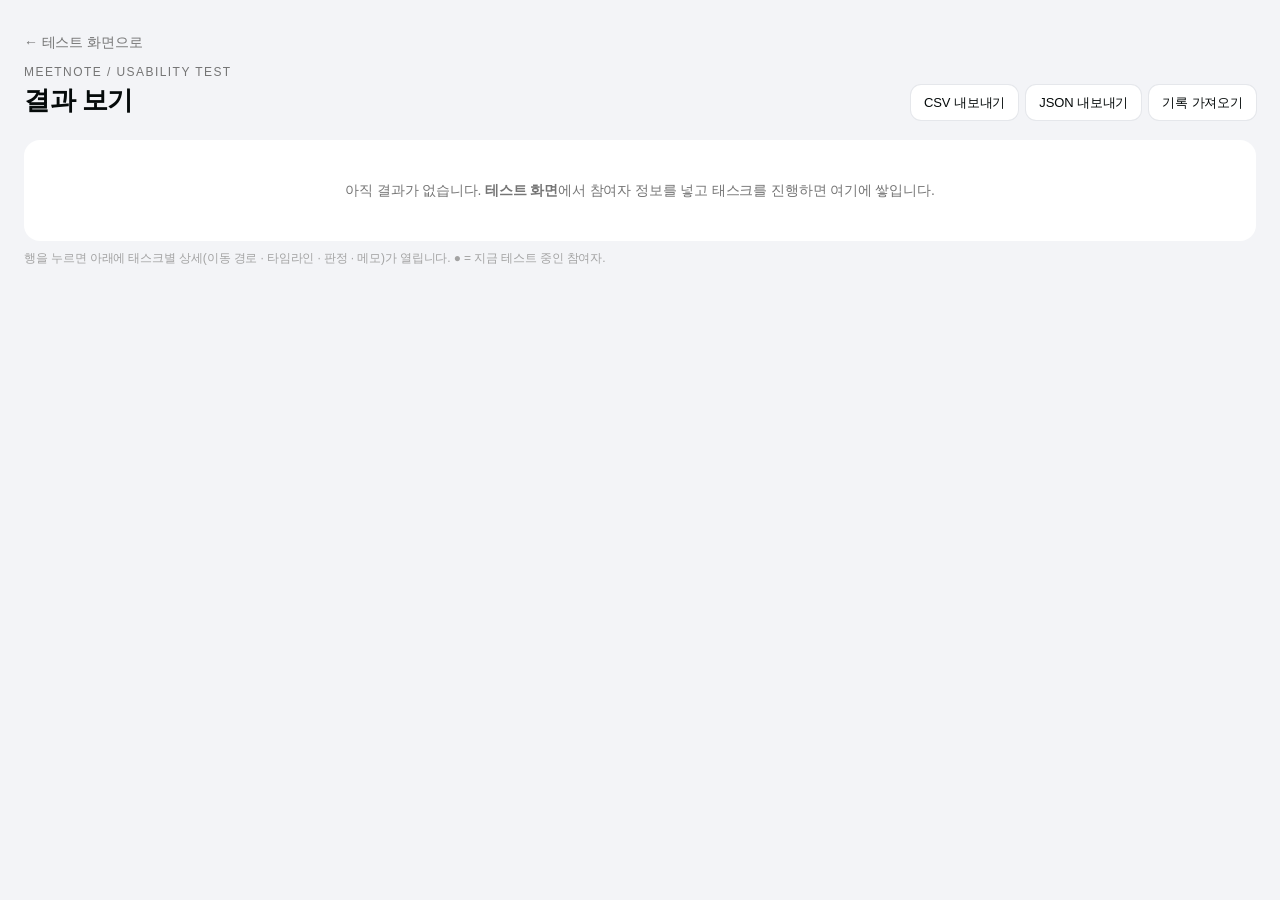
<file: docs/ut.html>
<!doctype html>
<html lang="ko">
<head>
<meta charset="utf-8">
<meta name="viewport" content="width=device-width,initial-scale=1">
<title>meetnote · 사용성 테스트 결과</title>
<style>
@font-face{font-family:SFKR;font-weight:400;src:local("SF Pro +KR Display Regular"),local("SFProKR-Regular")}
@font-face{font-family:SFKR;font-weight:500;src:local("SF Pro +KR Display Medium"),local("SFProKR-Medium")}
@font-face{font-family:SFKR;font-weight:600;src:local("SF Pro +KR Display Semibold"),local("SFProKR-Semibold")}
@font-face{font-family:SFKR;font-weight:700;src:local("SF Pro +KR Display Bold"),local("SFProKR-Bold")}
:root{--ink:#050a0a;--ink2:#3b3b3b;--dim:#757575;--dim2:#a3a3a3;--line:#eceef2;--line2:#f0f1f4;--card:#f2f5fa;--dark:#222a2a;--blue:#4b87e9}
*{box-sizing:border-box;margin:0;padding:0}
body{background:#f3f4f7;color:var(--ink);font:400 14px/1.5 SFKR,-apple-system,BlinkMacSystemFont,"Apple SD Gothic Neo",Pretendard,sans-serif;-webkit-font-smoothing:antialiased;letter-spacing:-.01em}
button,input,textarea{font:inherit;color:inherit;letter-spacing:inherit}
button{background:none;border:0;cursor:pointer}
.wrap{max-width:1280px;margin:0 auto;padding:32px 24px 80px}
a{color:var(--dim);text-decoration:none}a:hover{color:var(--ink)}
.top{margin-top:10px;display:flex;flex-wrap:wrap;align-items:flex-end;gap:12px}
.top .lb{font-size:12px;letter-spacing:.12em;color:var(--dim)}
h1{font-size:26px;font-weight:700;letter-spacing:-.5px}
.tools{margin-left:auto;display:flex;gap:8px;font-size:13px}
.tools>*{padding:8px 13px;border-radius:10px;background:#fff;box-shadow:0 0 0 1px #e5e7eb;cursor:pointer}
.tools>*:hover{background:#fafbfc}

.box{margin-top:20px;background:#fff;border-radius:16px;overflow-x:auto}
table{width:100%;border-collapse:separate;border-spacing:0;font-size:13px}
th{padding:8px 12px;text-align:left;font-weight:600;color:#525252;white-space:nowrap;border-bottom:1px solid #e5e7eb}
td{padding:10px 12px;white-space:nowrap;border-bottom:1px solid var(--line2)}
tbody tr{cursor:pointer}
tbody tr:hover{background:#fafbfc}
tbody tr.on{background:var(--card)}
.tnum{font-variant-numeric:tabular-nums}
.v{display:inline-block;padding:2px 8px;border-radius:6px;font-size:12px;font-weight:600}
.v.success{background:#e3f3e6;color:#1f7a35} .v.fail{background:#fde8e8;color:#b42323}
.v.pending{background:#f1ecdf;color:#8a6d1d} .v.running{background:#e4ecfb;color:#2f5fb8}
.v.waiting,.v.never{background:#eef1f6;color:#757575}
.csvtag{margin-left:4px;padding:1px 5px;border-radius:4px;background:#eef1f6;color:#8a8f98;
  font-size:10px;font-weight:600;font-style:normal;letter-spacing:.04em;vertical-align:1px}
.verrow td{padding:14px 12px 6px;font-size:12px;font-weight:700;letter-spacing:.04em;color:var(--ink);
  background:#fff;border-bottom:1px solid #e5e7eb}
.verrow i{margin-left:8px;font-style:normal;font-weight:400;color:var(--dim2)}
tbody tr.verrow{cursor:default}
tbody tr.verrow:hover{background:#fff}
.hint{margin-top:8px;font-size:12px;color:var(--dim2)}
.who{margin-top:20px;padding:14px 20px;background:#fff;border-radius:16px;display:flex;flex-wrap:wrap;gap:20px;align-items:center;font-size:13px}
.who label{display:flex;gap:8px;align-items:center}.who span{color:var(--dim)}
.who input{width:130px;padding:2px 0;border:0;border-bottom:1px solid #dfe3ea;outline:none}
.who input:focus{border-color:var(--dark)}
.who .del{margin-left:auto;color:var(--dim2)}.who .del:hover{color:#b42323}
section.task{margin-top:12px;padding:20px;background:#fff;border-radius:16px}
section.task h2{font-size:17px;font-weight:600}
.tt{display:flex;gap:10px;align-items:center}
.tt i{display:grid;place-items:center;width:26px;height:26px;border-radius:7px;background:var(--dark);color:#fff;font-style:normal;font-size:12px;font-weight:600}
.tt em{margin-left:auto;font-style:normal;font-size:12px;color:var(--dim2)}
.sc{margin-top:8px;font-size:13px;color:var(--dim);white-space:pre-line}
.run{margin-top:16px;padding-top:16px;border-top:1px solid var(--line)}
.run:first-child{margin-top:16px;padding-top:0;border:0}
.rh{display:flex;flex-wrap:wrap;gap:10px;align-items:center;font-size:12px;color:var(--dim2)}
.rh .btns{margin-left:auto;display:flex;gap:6px}
.rh .btns button{padding:4px 10px;border-radius:6px;font-size:12px;color:#525252;box-shadow:0 0 0 1px #dfe3ea}
.rh .btns button.on{background:var(--dark);color:#fff;box-shadow:none}
.rh .btns .del{box-shadow:none;color:var(--dim2)}.rh .btns .del:hover{color:#b42323}
.nums{margin-top:12px;display:grid;grid-template-columns:repeat(4,1fr);gap:8px}
.nums div{padding:10px 12px;border-radius:10px;background:#f7f8fa}
.nums p:first-child{font-size:11px;color:var(--dim)}
.nums p:last-child{font-size:18px;font-weight:600}
.nums .warn p:last-child{color:#b42323}
.ms{margin-top:10px;font-size:13px;color:var(--ink2)}
.path{margin-top:10px;display:flex;flex-wrap:wrap;gap:4px;align-items:center;font-size:12px}
.path b{padding:1px 6px;border-radius:4px;background:#eef1f6;color:var(--ink2);font-weight:400}
.path b.off{background:#fde8e8;color:#b42323}
.path s{color:#c7c7c7;text-decoration:none}
.tl{margin-top:8px;width:100%;font-size:12px}
.tl td{padding:4px 10px 4px 0;white-space:normal;border-top:1px solid var(--line2);border-bottom:0}
.tl tr.bad td{color:#b42323}
.tl .ms0{width:64px;color:var(--dim2)}
.tl .kind{width:70px}
.tl .at{text-align:right;color:var(--dim2)}
.more{margin-top:10px;font-size:12px;color:#2f5fb8}
.note{margin-top:12px;width:100%;min-height:64px;padding:10px;border-radius:10px;border:1px solid #e5e7eb;background:#fafbfc;outline:none;resize:vertical}
.note:focus{border-color:#9aa3b2}
.hitat{margin-top:10px;display:flex;flex-wrap:wrap;gap:8px;align-items:baseline;font-size:12px;color:var(--dim)}
.hitat b{font-size:13px;color:#1f7a35;font-variant-numeric:tabular-nums}
.hitat span{color:var(--ink2)}
.hitat i{font-style:normal;color:var(--dim2)}
.gaze{margin-top:12px;padding:12px;border-radius:12px;background:#fafbfc}
.gaze .gh{display:flex;gap:8px;align-items:baseline;font-size:12px;font-weight:600;color:#525252}
.gaze .gh em{font-style:normal;font-weight:400;font-size:11px;color:var(--dim2)}
.gaze .gh i{margin-left:auto;font-style:normal;font-weight:400;font-size:11px;color:var(--dim2)}
.gi{margin-top:8px;padding:9px 12px;border-radius:9px;background:#eef3fb;font-size:12.5px;line-height:1.55;color:#2f5fb8}
.gaze canvas{display:block;width:100%;margin-top:8px;border-radius:8px;box-shadow:0 0 0 1px #eceef2}
.gt{margin-top:8px;width:100%;font-size:12px}
.gt td{padding:3px 8px 3px 0;border:0;white-space:nowrap}
.gt td:first-child{color:var(--ink2)} .gt td:last-child{width:45%}
.none{padding:40px;text-align:center;font-size:14px;color:var(--dim)}
</style>
</head>
<body>
<div class="wrap">
  <a href="./?ut">← 테스트 화면으로</a>
  <div class="top">
    <div><p class="lb">MEETNOTE / USABILITY TEST</p><h1>결과 보기</h1></div>
    <div class="tools">
      <button id="csv">CSV 내보내기</button><button id="json">JSON 내보내기</button>
      <label>기록 가져오기<input id="imp" type="file" accept=".json,.csv" hidden></label>
    </div>
  </div>
  <div class="box" id="sheet"></div>
  <p class="hint">행을 누르면 아래에 태스크별 상세(이동 경로 · 타임라인 · 판정 · 메모)가 열립니다. ● = 지금 테스트 중인 참여자.</p>
  <div id="detail"></div>
</div>

<script src="ut.js"></script>
<script>
const $ = s => document.querySelector(s);
const esc = s => String(s ?? '').replace(/[&<>"']/g, c => ({ '&': '&amp;', '<': '&lt;', '>': '&gt;', '"': '&quot;', "'": '&#39;' }[c]));
const { TASKS, SCREEN_NAME, load, save } = UT;
const sec = ms => (ms == null ? '—' : `${(ms / 1000).toFixed(1)}초`);
const stamp = ms => `${String(Math.floor(ms / 60000)).padStart(2, '0')}:${((ms % 60000) / 1000).toFixed(1).padStart(4, '0')}`;
const nameOf = s => SCREEN_NAME[s] || s || '';
/* CSV 로 되살린 줄임을 작게 적어 둔다 */
const V = { success: '성공', fail: '실패', pending: '판정 대기', running: '진행 중', waiting: '시작 대기', never: '시작 안 함' };
const verdictOf = r => r.verdict ?? (!r.startedAt ? (r.endedAt ? 'never' : 'waiting') : r.endedAt ? 'pending' : 'running');
const stats = r => {
  const nav = r.events.filter(e => e.type === 'nav');
  /* CSV 로 되살린 회차는 클릭 하나하나가 없다 — 그때 적혀 있던 수를 그대로 쓴다 */
  if (r.csv) return { off: r.csvOff || 0, dead: r.csvDead || 0, taps: 0, path: nav.map(e => e.screen), offSet: new Set() };
  return { off: nav.filter(e => e.off).length, dead: r.events.filter(e => e.type === 'tap' && e.dead).length,
    taps: r.events.filter(e => e.type === 'tap').length, path: nav.map(e => e.screen),
    offSet: new Set(nav.filter(e => e.off).map(e => e.screen)) };
};
const latest = (s, id) => s.runs.filter(r => r.task === id).pop();
const cellTime = r => (r && r.startedAt ? sec(r.successMs ?? r.durationMs ?? (r.endedAt ? null : Date.now() - r.startedAt)) : '');

let DB = load();
let sel = new URLSearchParams(location.search).get('s');
const open = new Set();                           /* 타임라인을 펼친 run */
const commit = fn => { const d = load(); fn(d); save(d); UT.backup && UT.backup(); DB = d; draw(); };

/* 테스트 판(파일럿 · v1 · v1.1 …) 으로 묶는다 — 나온 순서를 지킨다 */
function rows() {
  const g = [], by = new Map();
  DB.sessions.forEach(s => {
    const v = s.ver || '미지정';
    if (!by.has(v)) { by.set(v, { ver: v, list: [] }); g.push(by.get(v)); }
    by.get(v).list.push(s);
  });
  let n = 1;
  g.forEach(x => { x.first = n; n += x.list.length; });
  return g.length > 1 || (g[0] && g[0].ver !== '미지정') ? g : g.map(x => ({ ...x, ver: '' }));
}

function drawSheet() {
  const w = $('#sheet');
  if (!DB.sessions.length) { w.innerHTML = '<p class="none">아직 결과가 없습니다. <b>테스트 화면</b>에서 참여자 정보를 넣고 태스크를 진행하면 여기에 쌓입니다.</p>'; return; }
  w.innerHTML = `<table><thead><tr>
      <th rowspan="2">#</th><th rowspan="2">이름</th><th rowspan="2">나이</th><th rowspan="2">직업</th><th rowspan="2">일자</th>
      ${TASKS.map(t => `<th colspan="4" title="${esc(t.title)}">T${t.id}. ${esc(t.title)}</th>`).join('')}
      <th rowspan="2">성공</th></tr><tr>
      ${TASKS.map(() => ['결과', '시간', '이탈', '빈 터치'].map(k => `<th style="font-weight:500;font-size:12px">${k}</th>`).join('')).join('')}
    </tr></thead><tbody>
    ${rows().map(({ ver, list, first }) => (ver ? `<tr class="verrow"><td colspan="${6 + TASKS.length * 4}">${esc(ver)}<i>참여자 ${list.length}명</i></td></tr>` : '')
      + list.map((s, n) => `<tr class="${sel === s.id ? 'on' : ''}" data-s="${s.id}">
      <td style="color:var(--dim2)">${first + n}${DB.current === s.id ? ' ●' : ''}</td>
      <td style="font-weight:600">${esc(s.name || '무기명')}${s.csv ? ' <i class="csvtag">CSV</i>' : ''}</td><td>${esc(s.age)}</td><td>${esc(s.job)}</td><td style="color:var(--dim)">${esc(s.date)}</td>
      ${TASKS.map(t => { const r = latest(s, t.id), st = r && stats(r), tries = s.runs.filter(x => x.task === t.id).length;
        return `<td>${r ? `<span class="v ${verdictOf(r)}">${V[verdictOf(r)]}${tries > 1 ? ` · ${tries}회` : ''}</span>` : '<span style="color:#d1d5db">—</span>'}</td>
          <td class="tnum">${cellTime(r)}</td>
          <td class="tnum" style="${st && st.off ? 'color:#b42323;font-weight:600' : ''}">${r ? st.off : ''}</td>
          <td class="tnum" style="${st && st.dead ? 'color:#b42323;font-weight:600' : ''}">${r ? st.dead : ''}</td>`; }).join('')}
      <td class="tnum" style="font-weight:600">${TASKS.filter(t => (latest(s, t.id) || {}).verdict === 'success').length}/${TASKS.length}</td>
    </tr>`).join('')).join('')}</tbody></table>`;
  w.querySelectorAll('[data-s]').forEach(tr => tr.onclick = () => { sel = sel === tr.dataset.s ? null : tr.dataset.s; draw(); });
}

function runHTML(r, n, free) {
  const st = stats(r), v = verdictOf(r);
  const live = !r.endedAt && r.startedAt ? Date.now() - r.startedAt : null;
  const time = r.successMs ?? r.durationMs ?? live;
  const nums = [[r.successMs != null ? '성공까지' : r.endedAt ? '총 소요' : '경과', sec(time)],
    ['경로 이탈', `${st.off}회`, st.off > 0], ['빈 곳 터치', `${st.dead}회`, st.dead > 0], ['전체 클릭', `${st.taps}회`]];
  return `<div class="run" data-r="${r.id}">
    <div class="rh"><span>${n}회차 · ${new Date(r.startedAt ?? r.selectedAt).toLocaleTimeString('ko-KR')}${r.endReason ? ` · ${esc(r.endReason)}` : ''}</span>
      ${free ? '' : `<span class="v ${v}">${V[v]}${r.verdict === 'success' && r.successMs != null && !r.manual ? ' (자동)' : ''}</span>`}
      <span class="btns">${free ? '' : `<button data-v="success" class="${r.verdict === 'success' ? 'on' : ''}">성공</button>
        <button data-v="fail" class="${r.verdict === 'fail' ? 'on' : ''}">실패</button>`}
        <button class="del">삭제</button></span></div>
    <div class="nums">${nums.map(([k, val, warn]) => `<div class="${warn ? 'warn' : ''}"><p>${k}</p><p class="tnum">${val}</p></div>`).join('')}</div>
    ${r.successMs != null ? `<p class="hitat"><b>성공 시점 ${stamp(r.successMs)}</b>
      <span>${esc(r.successBy || '')}</span>${r.successAt ? `<i>${new Date(r.successAt).toLocaleTimeString('ko-KR')}</i>` : ''}
      ${r.successXY ? `<i>커서 ${r.successXY[0]}, ${r.successXY[1]}</i>` : ''}</p>` : ''}
    ${r.milestones.length ? `<p class="ms">${r.milestones.map(m => `${esc(m.label)} (${sec(m.ms)})`).join(' · ')}</p>` : ''}
    ${r.gaze && r.gaze.pts && r.gaze.pts.length ? `<div class="gaze">
      <div class="gh">시선 기록<em>${r.gaze.pts.length}점 · ${(r.gaze.pts[r.gaze.pts.length - 1][0] / 1000).toFixed(0)}초</em>
        <i>번호는 오래 머문 자리 순서 · 초록 점은 성공한 자리 · 웹캠 추정이라 ±100px 오차</i></div>
      <p class="gi">${esc(insight(r))}</p>
      <canvas data-g="${r.id}"></canvas>
      <table class="gt"><tbody>${dwell(r).map(d => `<tr><td>${esc(d.k)}</td>
        <td class="tnum">${d.sec}초</td>
        <td><span style="display:block;height:5px;border-radius:3px;background:#f0a08a;width:${d.pct}%"></span></td></tr>`).join('')}</tbody></table>
      </div>` : ''}
    <div class="path">${st.path.map((p, i) => `${i ? '<s>→</s>' : ''}<b class="${st.offSet.has(p) ? 'off' : ''}">${esc(nameOf(p))}</b>`).join('')}</div>
    <button class="more">${open.has(r.id) ? '타임라인 접기' : `타임라인 보기 (${r.events.length})`}</button>
    ${open.has(r.id) ? `<table class="tl"><tbody>${r.events.map(e => `<tr class="${e.off || e.dead ? 'bad' : ''}">
      <td class="ms0 tnum">${stamp(e.ms)}</td>
      <td class="kind">${e.pre ? '시작 전 클릭' : { nav: '화면 이동', tap: '클릭', act: '행동', hover: '머무름' }[e.type] || e.type}</td>
      <td>${esc(e.type === 'nav' ? nameOf(e.screen) + (e.ctx ? ` · ${e.ctx}` : '') : e.label)}</td>
      <td class="at">${esc(e.type !== 'nav' ? nameOf(e.screen) : '')}${e.off ? ' · 경로 이탈' : ''}${e.dead ? ' · 반응 없는 곳' : ''}</td></tr>`).join('')}</tbody></table>` : ''}
    <textarea class="note" placeholder="실제 사용자 결과 (진행자 메모)">${esc(r.note)}</textarea></div>`;
}

/* ---------- 시선 기록 읽기 ----------
   화면 뼈대(와이어프레임) 위에 열지도와 멈춘 자리(응시)를 얹는다.
   원시 점을 다 잇는 선은 실타래가 되므로, 한곳에 머문 구간만 뭉쳐 번호를 매겨 잇는다. */
const KIND = q => q.t || (/^원문$|^플로우 맵$/.test(q.k) ? 'panel' : /^안건 \d+$/.test(q.k) ? 'board' : 'card');
const inR = (q, x, y) => x >= q.x && x <= q.x + q.w && y >= q.y && y <= q.y + q.h;

/* 한곳에 머문 구간(응시)으로 뭉친다 — 반경 55px, 0.16초 이상 */
function fixations(pts, rad = 55, minMs = 160) {
  const out = [];
  let cur = null;
  pts.forEach(([ms, x, y]) => {
    if (cur && Math.hypot(x - cur.x, y - cur.y) <= rad) {
      cur.n++; cur.x += (x - cur.x) / cur.n; cur.y += (y - cur.y) / cur.n; cur.end = ms;
    } else {
      if (cur && cur.end - cur.start >= minMs) out.push(cur);
      cur = { x, y, n: 1, start: ms, end: ms };
    }
  });
  if (cur && cur.end - cur.start >= minMs) out.push(cur);
  return out;
}

function dwell(r) {
  const pts = r.gaze.pts, rs = (r.rects || []).filter(q => KIND(q) !== 'app');
  const dur = pts[pts.length - 1][0] / 1000;              /* 점 간격이 고르지 않으므로 비율로 환산한다 */
  const out = rs.map(q => ({ k: q.k, t: KIND(q), n: pts.filter(([, x, y]) => inR(q, x, y)).length }))
    .filter(x => x.n).sort((a, b) => b.n - a.n).slice(0, 10);
  const top = out.length ? out[0].n : 1;
  out.forEach(x => { x.pct = Math.round(x.n / top * 100); x.sec = (x.n / pts.length * dur).toFixed(1); });
  return out;
}

/* 이 기록에서 건질 한 문장 */
function insight(r) {
  const pts = r.gaze.pts, n = pts.length, dur = pts[n - 1][0] / 1000, rs = r.rects || [];
  const sec = k => (k / n * dur).toFixed(1);
  const cnt = q => pts.filter(([, x, y]) => inR(q, x, y)).length;
  const map = rs.find(q => q.k === '플로우 맵'), src = rs.find(q => q.k === '원문');
  const cards = rs.filter(q => KIND(q) === 'card');      /* 카드가 있으면 카드 기준, 없으면 보드 */
  const pool = cards.length ? cards : rs.filter(q => KIND(q) === 'board');
  const best = pool.map(q => ({ q, n: cnt(q) })).sort((a, b) => b.n - a.n)[0];
  const first = best && pts.find(([, x, y]) => inR(best.q, x, y));
  let swaps = 0, side = null;
  pts.forEach(([, x, y]) => {
    const now = map && inR(map, x, y) ? 'map' : src && inR(src, x, y) ? 'src' : null;
    if (now && side && now !== side) swaps++;
    if (now) side = now;
  });
  const bits = [];
  if (map) bits.push(`${dur.toFixed(0)}초 가운데 ${Math.round(cnt(map) / n * 100)}%를 플로우 맵에서 보냈고`);
  if (best && best.n) bits.push(`'${best.q.k}'에 ${sec(best.n)}초로 가장 오래 머물렀으며(처음 닿기까지 ${(first[0] / 1000).toFixed(1)}초)`);
  bits.push(`원문과 맵 사이를 ${swaps}번 오갔다`);
  return bits.join(', ') + '.';
}

/* 와이어프레임 + 열지도 + 번호 매긴 응시 */
function drawGaze(cvs, r) {
  const g = r.gaze, w = cvs.clientWidth || 640, sc = w / g.w, h = Math.round(g.h * sc), dp = devicePixelRatio || 1;
  cvs.width = w * dp; cvs.height = h * dp; cvs.style.height = h + 'px';
  const c = cvs.getContext('2d');
  c.setTransform(dp, 0, 0, dp, 0, 0);
  const X = v => v * sc, Y = v => v * sc;

  /* 1. 뼈대 — 패널은 연한 판, 카드는 흰 상자에 글줄 몇 개 */
  c.fillStyle = '#fff'; c.fillRect(0, 0, w, h);
  const rs = (r.rects || []).slice().sort((a, b) => b.w * b.h - a.w * a.h);
  const box = (q, fill, line) => {
    const x = X(q.x), y = Y(q.y), bw = X(q.w), bh = Y(q.h), rr = Math.min(8, bw / 4, bh / 4);
    c.beginPath(); c.roundRect(x, y, bw, bh, rr);
    if (fill) { c.fillStyle = fill; c.fill(); }
    if (line) { c.strokeStyle = line; c.lineWidth = 1; c.stroke(); }
    return { x, y, bw, bh };
  };
  rs.forEach(q => {
    const k = KIND(q);
    if (k === 'app') return box(q, '#f7f8fa', '#e9ebf0');
    if (k === 'bar') return box(q, '#f1f3f7', null);
    if (k === 'panel') { box(q, '#fbfcfe', '#e3e6ec'); return; }
    const b = box(q, '#fff', k === 'board' ? '#dfe3ea' : '#d7dce6');
    if (k === 'board') return;
    c.fillStyle = '#e7eaf0';                              /* 카드 속 글줄 — 스켈레톤 */
    const p = Math.min(10, b.bw * .08);
    for (let i = 0; i < 3 && p * 2 + i * 9 + 6 < b.bh; i++)
      c.fillRect(b.x + p, b.y + p + i * 9, (b.bw - p * 2) * (i === 2 ? .55 : i === 0 ? .8 : 1), 4);
  });
  /* 이름표 */
  c.font = '9px -apple-system,BlinkMacSystemFont,sans-serif';
  rs.forEach(q => {
    const k = KIND(q); if (k === 'app' || k === 'bar') return;
    c.fillStyle = k === 'panel' ? '#9aa1ad' : '#8e95a3';
    c.fillText(q.k, X(q.x) + 4, Y(q.y) + 11);
  });

  /* 2. 열지도 — 점을 쌓아 농도를 만든 뒤 파랑→빨강으로 칠한다 */
  const off = document.createElement('canvas');
  off.width = Math.max(1, Math.round(w)); off.height = Math.max(1, h);
  const oc = off.getContext('2d');
  const R = Math.max(16, 46 * sc);
  g.pts.forEach(([, x, y]) => {
    const gr = oc.createRadialGradient(X(x), Y(y), 0, X(x), Y(y), R);
    gr.addColorStop(0, 'rgba(0,0,0,.085)'); gr.addColorStop(1, 'rgba(0,0,0,0)');
    oc.fillStyle = gr; oc.beginPath(); oc.arc(X(x), Y(y), R, 0, 6.3); oc.fill();
  });
  const img = oc.getImageData(0, 0, off.width, off.height), d = img.data;
  const RAMP = [[0, 90, 150, 235], [.35, 110, 200, 190], [.6, 245, 205, 90], [.82, 240, 140, 70], [1, 225, 60, 60]];
  for (let i = 0; i < d.length; i += 4) {
    const a = d[i + 3] / 255; if (!a) continue;
    const v = Math.min(1, a * 1.8);
    let j = 1; while (j < RAMP.length - 1 && v > RAMP[j][0]) j++;
    const lo = RAMP[j - 1], hi = RAMP[j], f = (v - lo[0]) / (hi[0] - lo[0] || 1);
    d[i] = lo[1] + (hi[1] - lo[1]) * f; d[i + 1] = lo[2] + (hi[2] - lo[2]) * f; d[i + 2] = lo[3] + (hi[3] - lo[3]) * f;
    d[i + 3] = Math.min(235, v * 300);
  }
  oc.putImageData(img, 0, 0);
  c.globalAlpha = .62; c.drawImage(off, 0, 0, w, h); c.globalAlpha = 1;

  /* 3. 멈춘 자리 — 오래 머문 순서대로 번호를 매겨 잇는다 */
  const fx = fixations(g.pts);
  c.strokeStyle = 'rgba(40,46,60,.5)'; c.lineWidth = 1.2; c.beginPath();
  fx.forEach((f, i) => (i ? c.lineTo(X(f.x), Y(f.y)) : c.moveTo(X(f.x), Y(f.y))));
  c.stroke();
  const big = fx.map((f, i) => ({ f, i })).sort((a, b) => (b.f.end - b.f.start) - (a.f.end - a.f.start)).slice(0, 30);
  const mark = new Map(big.map((x, n) => [x.i, n + 1]));
  fx.forEach((f, i) => {
    const ms = f.end - f.start, rad = Math.max(5, Math.min(22, 5 + ms / 90));
    c.beginPath(); c.arc(X(f.x), Y(f.y), rad, 0, 6.3);
    c.fillStyle = 'rgba(255,255,255,.82)'; c.fill();
    c.strokeStyle = 'rgba(40,46,60,.55)'; c.lineWidth = 1.2; c.stroke();
    const no = mark.get(i);
    if (no && rad >= 8) {
      c.fillStyle = '#2a2f3a'; c.font = `600 ${Math.min(12, rad)}px -apple-system,sans-serif`;
      c.textAlign = 'center'; c.textBaseline = 'middle';
      c.fillText(no, X(f.x), Y(f.y)); c.textAlign = 'start'; c.textBaseline = 'alphabetic';
    }
  });
  if (r.successXY) {                                      /* 닿은 자리 */
    const [x, y] = r.successXY;
    c.beginPath(); c.arc(X(x), Y(y), 6, 0, 6.3);
    c.fillStyle = '#1f7a35'; c.fill(); c.strokeStyle = '#fff'; c.lineWidth = 2.4; c.stroke();
  }
}

function drawDetail() {
  const w = $('#detail'), s = DB.sessions.find(x => x.id === sel);
  if (!s) { w.innerHTML = ''; return; }
  w.innerHTML = `<div class="who">
      ${[['name', '이름'], ['age', '나이'], ['job', '직업'], ['ver', '테스트 판'], ['date', '일자']].map(([k, l]) =>
        `<label><span>${l}</span><input data-k="${k}" type="${k === 'date' ? 'date' : k === 'age' ? 'number' : 'text'}" value="${esc(s[k] || '')}"></label>`).join('')}
      <button class="del" id="delp">참여자 삭제</button></div>
    ${TASKS.map(t => { const runs = s.runs.filter(r => r.task === t.id);
      return `<section class="task"><div class="tt"><i>${String(t.id).padStart(2, '0')}</i><h2>${esc(t.title)}</h2><em>${esc(t.rule || '진행자 판정')}</em></div>
        <p class="sc">${esc(t.scenario)}</p>
        ${runs.length ? runs.map((r, i) => runHTML(r, i + 1)).reverse().join('') : '<p class="sc" style="color:#c7c7c7;margin-top:16px">기록 없음</p>'}</section>`; }).join('')}
    ${(() => { const fr = s.runs.filter(r => r.task === 0);        /* 태스크를 고르지 않은 동안의 기록 */
      return fr.length ? `<section class="task"><div class="tt"><i>··</i><h2>태스크 밖 기록</h2><em>자유 사용</em></div>
        <p class="sc">태스크를 고르지 않은 동안의 화면 이동과 클릭을 그대로 남긴 것입니다.</p>
        ${fr.map((r, i) => runHTML(r, i + 1, true)).reverse().join('')}</section>` : ''; })()}`;

  w.querySelectorAll('.who input').forEach(i => i.onchange = () => commit(d => { d.sessions.find(x => x.id === s.id)[i.dataset.k] = i.value; }));
  $('#delp').onclick = () => confirm(`${s.name || '무기명'} 님의 모든 결과를 지울까요?`) && commit(d => {
    d.sessions = d.sessions.filter(x => x.id !== s.id); if (d.current === s.id) d.current = null; sel = null;
  });
  w.querySelectorAll('canvas[data-g]').forEach(cv => {
    const run = s.runs.find(x => x.id === cv.dataset.g);
    if (run && run.gaze) drawGaze(cv, run);
  });
  w.querySelectorAll('.run').forEach(box => {
    const id = box.dataset.r;
    const edit = fn => commit(d => { const ss = d.sessions.find(x => x.id === s.id); fn(ss.runs.find(r => r.id === id), ss); });
    box.querySelectorAll('[data-v]').forEach(b => b.onclick = () => edit(r => { r.verdict = r.verdict === b.dataset.v ? null : b.dataset.v; r.manual = true; }));
    box.querySelector('.del').onclick = () => confirm('이 기록을 지울까요?') && commit(d => {
      const ss = d.sessions.find(x => x.id === s.id); ss.runs = ss.runs.filter(r => r.id !== id);
    });
    box.querySelector('.more').onclick = () => { open.has(id) ? open.delete(id) : open.add(id); draw(); };
    box.querySelector('.note').onblur = e => edit(r => { r.note = e.target.value; });
  });
}

const draw = () => { drawSheet(); drawDetail(); };
draw();

/* 진행 중인 테스트 탭과 실시간 연동 */
addEventListener('storage', () => { DB = load(); draw(); });
setInterval(() => { DB = load(); if (!document.activeElement || !/INPUT|TEXTAREA/.test(document.activeElement.tagName)) draw(); }, 1000);

/* 내보내기 · 가져오기 */
/* 사파리·파이어폭스는 문서에 붙지 않은 링크는 누르지 않는다 — 붙였다 떼고 주소도 거둔다 */
const download = (name, text, type) => {
  const a = document.createElement('a'), u = URL.createObjectURL(new Blob([text], { type }));
  a.href = u; a.download = name; document.body.append(a); a.click(); a.remove();
  setTimeout(() => URL.revokeObjectURL(u), 1000);
};
/* 여러 사람 것이 섞이지 않게 이름·판을 파일 이름에 적는다 */
const fileName = ext => {
  const s = DB.sessions[DB.sessions.length - 1] || {};
  return ['meetnote-ut', s.ver, s.name].filter(Boolean).join('-').replace(/[\\/:*?"<>|\s]+/g, '') + '.' + ext;
};
$('#csv').onclick = () => {
  const head = ['테스트 판', '이름', '나이', '직업', '일자', ...TASKS.flatMap(t => [`T${t.id} 결과`, `T${t.id} 시간(초)`, `T${t.id} 경로 이탈`, `T${t.id} 빈 곳 터치`, `T${t.id} 이동 경로`, `T${t.id} 메모`])];
  const lines = DB.sessions.map(s => [s.ver || '', s.name || '무기명', s.age, s.job, s.date, ...TASKS.flatMap(t => {
    const r = latest(s, t.id); if (!r) return ['', '', '', '', '', ''];
    const st = stats(r);
    return [V[verdictOf(r)], ((r.successMs ?? r.durationMs ?? 0) / 1000).toFixed(1), st.off, st.dead, st.path.map(nameOf).join(' → '), r.note];
  })]);
  download(fileName('csv'), '﻿' + [head, ...lines].map(r => r.map(c => `"${String(c ?? '').replace(/"/g, '""')}"`).join(',')).join('\n'), 'text/csv');
};
$('#json').onclick = () => download(fileName('json'), JSON.stringify(DB, null, 2), 'application/json');
/* 따옴표 안의 쉼표·줄바꿈까지 지키는 작은 CSV 읽개 */
function csvRows(t) {
  const out = []; let row = [], cell = '', q = false;
  t = t.replace(/^\uFEFF/, '').replace(/\r\n?/g, '\n');
  for (let i = 0; i < t.length; i++) {
    const c = t[i];
    if (q) { if (c !== '"') cell += c; else if (t[i + 1] === '"') { cell += '"'; i++; } else q = false; }
    else if (c === '"') q = true;
    else if (c === ',') { row.push(cell); cell = ''; }
    else if (c === '\n') { row.push(cell); out.push(row); row = []; cell = ''; }
    else cell += c;
  }
  if (cell || row.length) { row.push(cell); out.push(row); }
  return out;
}

/* CSV 로 되살리기 — 참여자 브라우저가 사라진 뒤 남은 CSV 가 마지막 길이다.
   되살아나는 것: 판·사람·태스크별 결과·성공까지 걸린 시간·이동 경로·이탈/빈 터치 수·메모.
   되살지 않는 것: 클릭 하나하나(타임라인)와 시선 기록 — CSV 에 애초에 없다. */
const KEYOF = Object.fromEntries(Object.entries(SCREEN_NAME).map(([k, v]) => [v, k]));
const VOF = Object.fromEntries(Object.entries(V).map(([k, v]) => [v, k]));
const rid = () => Math.random().toString(36).slice(2, 9);
function fromCSV(text) {
  const rows = csvRows(text).filter(r => r.length > 5);
  return rows.slice(1).filter(r => r.slice(1, 5).some(c => c)).map(r => {
    const [ver, name, age, job, date] = r.map(c => (c || '').trim());
    const t0 = Date.parse(date.replace(/\./g, '-')) || Date.now();
    const runs = [];
    TASKS.forEach((t, i) => {
      const c = r.slice(5 + i * 6, 11 + i * 6).map(x => (x || '').trim());
      if (!c[0]) return;
      const verdict = VOF[c[0]] || null;
      const ms = Math.round((parseFloat(c[1]) || 0) * 1000);
      const path = c[4].split('→').map(x => x.trim()).filter(Boolean).map(x => KEYOF[x] || x);
      runs.push({
        id: rid(), task: t.id, csv: true, selectedAt: t0, startedAt: t0, endedAt: t0 + ms,
        durationMs: ms, successMs: verdict === 'success' ? ms : null, verdict,
        csvOff: +c[2] || 0, csvDead: +c[3] || 0, milestones: [], note: c[5] || '',
        events: path.map((screen, k) => ({ ms: path.length > 1 ? Math.round(ms * k / (path.length - 1)) : 0,
          type: 'nav', screen, ctx: '', first: !k, off: false })),
      });
    });
    return { id: rid(), name: name || '무기명', age, job, ver, date, csv: true, startedAt: t0, runs };
  }).filter(s => s.runs.length);
}

$('#imp').onchange = e => e.target.files[0] && e.target.files[0].text().then(t => {
  const json = t.trim().startsWith('{');
  const inc = json ? (JSON.parse(t).sessions || []) : fromCSV(t);
  let add = 0;
  commit(d => inc.forEach(s => {
    /* 같은 사람·같은 판·같은 날짜는 두 번 들이지 않는다 */
    const dup = json ? d.sessions.some(x => x.id === s.id)
      : d.sessions.some(x => x.name === s.name && (x.ver || '') === (s.ver || '') && x.date === s.date);
    if (!dup) { d.sessions.push(s); add++; }
  }));
  e.target.value = '';
  alert(add ? `${add}명의 기록을 들였습니다${json ? '' : ' (CSV — 타임라인·시선은 들어 있지 않습니다)'}`
            : '새로 들일 기록이 없습니다 (이미 있는 기록입니다)');
});
document.querySelector('label').onclick = () => $('#imp').click();
</script>
</body>
</html>
</file>
